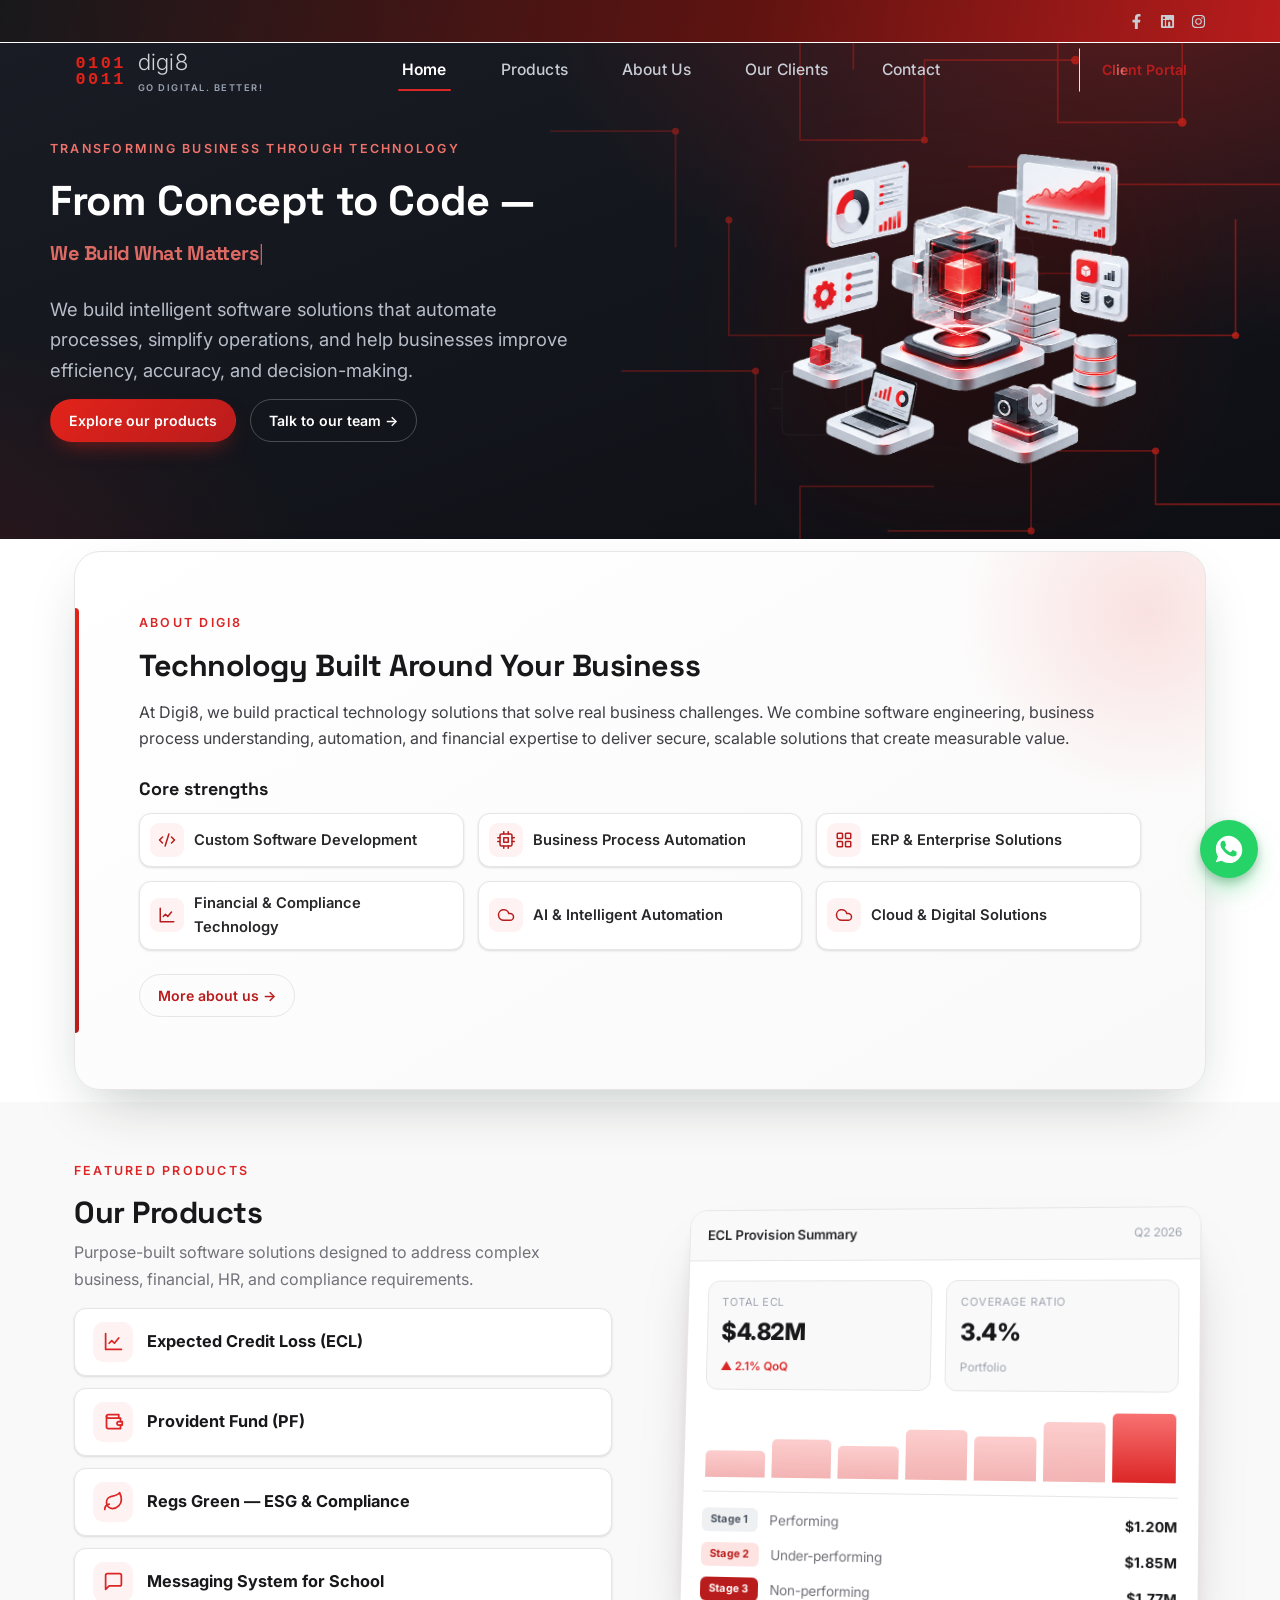
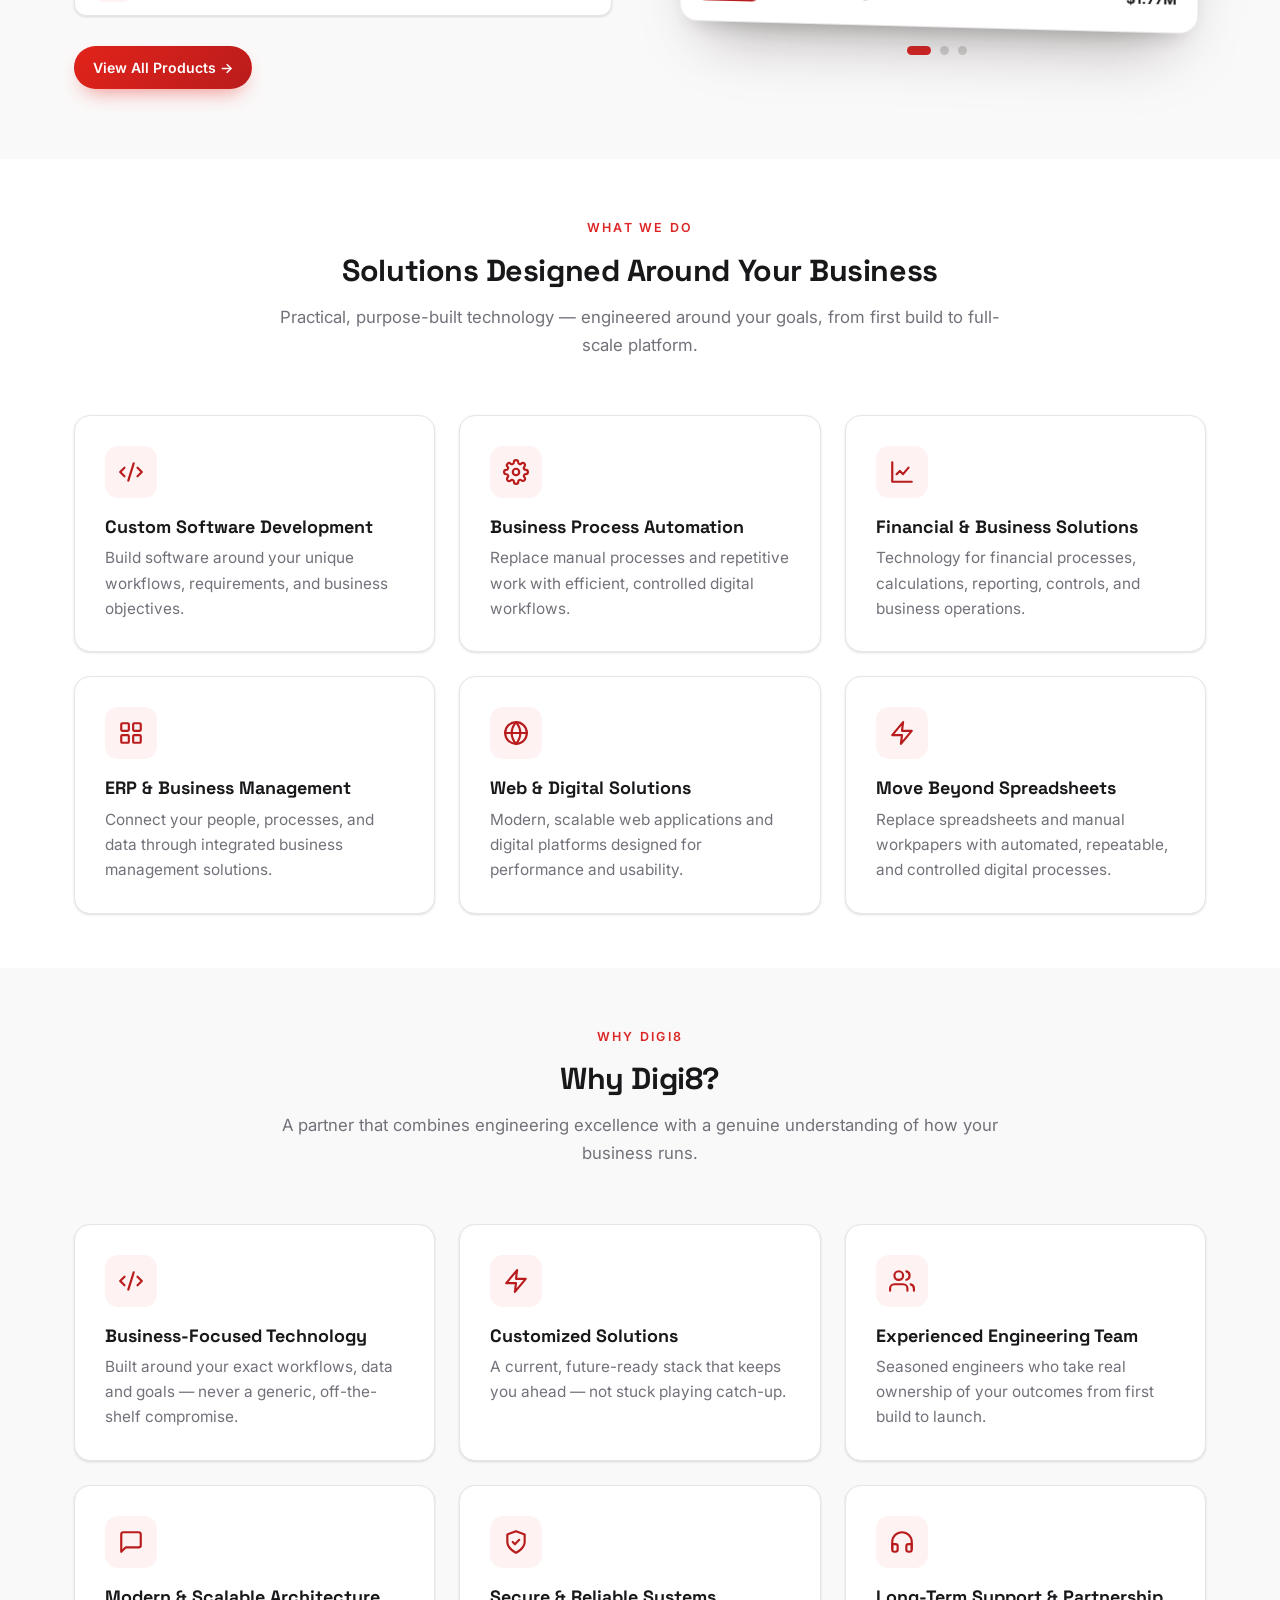
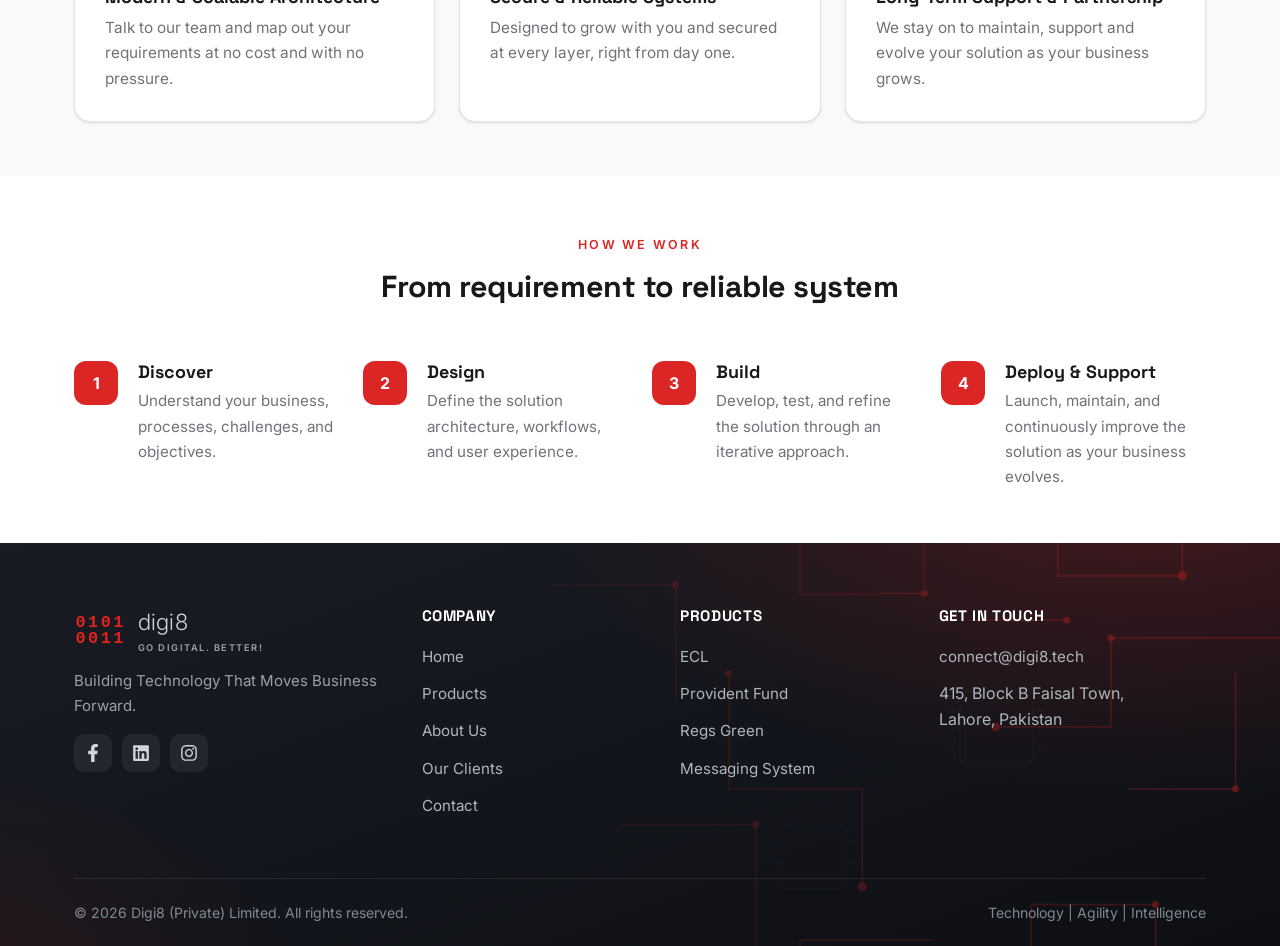
<file: index.html>
﻿<!doctype html>
<html lang="en">
<head>
  <meta charset="UTF-8" />
  <link rel="icon" type="image/svg+xml" href="/assets/img/favicon.svg" />
  <meta name="viewport" content="width=device-width, initial-scale=1" />
  <meta http-equiv="Cache-Control" content="no-cache, no-store, must-revalidate" />
  <meta http-equiv="Pragma" content="no-cache" />
  <meta http-equiv="Expires" content="0" />
  <title>Digi8 — Your Technology Transformation Partner</title>
  <meta name="description" content="Digi8 is a technology company building intelligent software — Expected Credit Loss (ECL), Provident Fund management and Regs Green ESG, plus custom software, business automation and ERP solutions. Technology | Agility | Intelligence." />
  <link rel="preconnect" href="https://fonts.googleapis.com" />
  <link rel="preconnect" href="https://fonts.gstatic.com" crossorigin />
  <link rel="stylesheet" href="https://fonts.googleapis.com/css2?family=Inter:wght@300;400;500;600;700&family=Space+Grotesk:wght@500;600;700&display=swap" />
  <link rel="stylesheet" href="/assets/css/styles.css?v=103" />
</head>
<body class="home">

  <!-- Header -->
  <div class="topbar">
    <div class="container topbar__inner">
      <div class="topbar__social" style="margin-left:auto">
        <a href="https://www.facebook.com/p/Digi8-61577698963574/" target="_blank" rel="noopener" aria-label="Facebook"><svg viewBox="0 0 320 512" fill="currentColor"><path d="M279.14 288l14.22-92.66h-88.91v-60.13c0-25.35 12.42-50.06 52.24-50.06h40.42V6.26S260.43 0 225.36 0c-73.22 0-121.08 44.38-121.08 124.72v70.62H22.89V288h81.39v224h100.17V288z"/></svg></a>
        <a href="https://pk.linkedin.com/company/digi8-private-limited" target="_blank" rel="noopener" aria-label="LinkedIn"><svg viewBox="0 0 448 512" fill="currentColor"><path d="M416 32H31.9C14.3 32 0 46.5 0 64.3v383.4C0 465.5 14.3 480 31.9 480H416c17.6 0 32-14.5 32-32.3V64.3c0-17.8-14.4-32.3-32-32.3zM135.4 416H69V202.2h66.5V416zm-33.2-243c-21.3 0-38.5-17.3-38.5-38.5S80.9 96 102.2 96c21.2 0 38.5 17.3 38.5 38.5 0 21.3-17.2 38.5-38.5 38.5zm282.1 243h-66.4V312c0-24.8-.5-56.7-34.5-56.7-34.6 0-39.9 27-39.9 54.9V416h-66.4V202.2h63.7v29.2h.9c8.9-16.8 30.6-34.5 62.9-34.5 67.2 0 79.7 44.3 79.7 101.9V416z"/></svg></a>
        <a href="https://www.instagram.com/digi8.tech" target="_blank" rel="noopener" aria-label="Instagram"><svg viewBox="0 0 448 512" fill="currentColor"><path d="M224.1 141c-63.6 0-114.9 51.3-114.9 114.9s51.3 114.9 114.9 114.9S339 319.5 339 255.9 287.7 141 224.1 141zm0 189.6c-41.1 0-74.7-33.5-74.7-74.7s33.5-74.7 74.7-74.7 74.7 33.5 74.7 74.7-33.6 74.7-74.7 74.7zm146.4-194.3c0 14.9-12 26.8-26.8 26.8-14.9 0-26.8-12-26.8-26.8s12-26.8 26.8-26.8 26.8 12 26.8 26.8zm76.1 27.2c-1.7-35.9-9.9-67.7-36.2-93.9-26.2-26.2-58-34.4-93.9-36.2-37-2.1-147.9-2.1-184.9 0-35.8 1.7-67.6 9.9-93.9 36.1s-34.4 58-36.2 93.9c-2.1 37-2.1 147.9 0 184.9 1.7 35.9 9.9 67.7 36.2 93.9s58 34.4 93.9 36.2c37 2.1 147.9 2.1 184.9 0 35.9-1.7 67.7-9.9 93.9-36.2 26.2-26.2 34.4-58 36.2-93.9 2.1-37 2.1-147.8 0-184.8zM398.8 388c-7.8 19.6-22.9 34.7-42.6 42.6-29.5 11.7-99.5 9-132.1 9s-102.7 2.6-132.1-9c-19.6-7.8-34.7-22.9-42.6-42.6-11.7-29.5-9-99.5-9-132.1s-2.6-102.7 9-132.1c7.8-19.6 22.9-34.7 42.6-42.6 29.5-11.7 99.5-9 132.1-9s102.7-2.6 132.1 9c19.6 7.8 34.7 22.9 42.6 42.6 11.7 29.5 9 99.5 9 132.1s2.7 102.7-9 132.1z"/></svg></a>
      </div>
    </div>
  </div>
  <header class="site-header">
    <div class="container site-header__inner">
      <a class="brand" href="/index.html" aria-label="Digi8 home">
        <img class="brand__mark" src="/assets/img/digi8-binary.svg" alt="" width="66" height="40" />
        <span class="brand__name"><span class="brand-shine">digi8</span><small>Go Digital. Better!</small></span>
      </a>

      <nav class="nav" id="primary-nav" aria-label="Primary">
        <a href="/index.html" class="is-active" aria-current="page">Home</a>
        <a href="/products/index.html">Products</a>
        <a href="/about/index.html">About Us</a>
        <a href="/clients/index.html">Our Clients</a>
        <a href="/contact/index.html">Contact</a>
      </nav>

      <div class="header-cta">
        <a class="btn btn-primary btn-portal" href="/odoo/#odoo-form-section"><span class="btn-shine">Client Portal</span></a>
        <button class="nav-toggle" type="button" aria-controls="primary-nav" aria-expanded="false" aria-label="Toggle menu">
          <span></span>
        </button>
      </div>
    </div>
  </header>

  <!-- Hero -->
  <section class="hero">
    <div class="container hero__grid">
      <div class="hero__copy">
        <span class="eyebrow">Transforming Business Through Technology</span>
        <h1>From Concept to Code — <br/><span class="typed-wrap"><em class="typed-text" data-text="We Build What Matters"></em><span class="type-caret" aria-hidden="true">|</span></span></h1>
        <p class="hero__lead">We build intelligent software solutions that automate processes, simplify operations, and help businesses improve efficiency, accuracy, and decision-making.</p>
        <div class="hero__actions">
          <a class="btn btn-primary" href="/products/index.html">Explore our products</a>
          <a class="btn btn-ghost" href="/contact/index.html">Talk to our team →</a>
        </div>
      </div>

      <div class="hero__visual" aria-hidden="true">
        <div class="hero__float">
          <img class="hero-3d-img hero-3d-img--clear" src="/assets/img/hero-slide-a.png?v=2" alt="Digi8 intelligent software platform" />
        </div>
      </div>
    </div>
  </section>

  <!-- About intro -->
  <section class="section section--flush">
    <div class="container">
      <div class="about-card reveal">
        <span class="eyebrow">About Digi8</span>
        <h2>Technology Built Around Your Business</h2>
        <p>At Digi8, we build practical technology solutions that solve real business challenges. We combine software engineering, business process understanding, automation, and financial expertise to deliver secure, scalable solutions that create measurable value.</p>
        <h3 style="margin:26px 0 8px">Core strengths</h3>
        <div class="strength-chips">
          <span class="strength-chip"><span class="ic"><svg viewBox="0 0 24 24" fill="none" stroke="currentColor" stroke-width="2" stroke-linecap="round" stroke-linejoin="round"><path d="m18 16 4-4-4-4"/><path d="m6 8-4 4 4 4"/><path d="m14.5 4-5 16"/></svg></span>Custom Software Development</span>
          <span class="strength-chip"><span class="ic"><svg viewBox="0 0 24 24" fill="none" stroke="currentColor" stroke-width="2" stroke-linecap="round" stroke-linejoin="round"><rect x="4" y="4" width="16" height="16" rx="2"/><rect x="9" y="9" width="6" height="6"/><path d="M9 1v3M15 1v3M9 20v3M15 20v3M20 9h3M20 14h3M1 9h3M1 14h3"/></svg></span>Business Process Automation</span>
          <span class="strength-chip"><span class="ic"><svg viewBox="0 0 24 24" fill="none" stroke="currentColor" stroke-width="2" stroke-linecap="round" stroke-linejoin="round"><rect x="3" y="3" width="7" height="7" rx="1"/><rect x="14" y="3" width="7" height="7" rx="1"/><rect x="14" y="14" width="7" height="7" rx="1"/><rect x="3" y="14" width="7" height="7" rx="1"/></svg></span>ERP & Enterprise Solutions</span>
          <span class="strength-chip"><span class="ic"><svg viewBox="0 0 24 24" fill="none" stroke="currentColor" stroke-width="2" stroke-linecap="round" stroke-linejoin="round"><path d="M3 3v18h18"/><path d="M7 14l3-3 3 3 5-6"/></svg></span>Financial & Compliance Technology</span>
          <span class="strength-chip"><span class="ic"><svg viewBox="0 0 24 24" fill="none" stroke="currentColor" stroke-width="2" stroke-linecap="round" stroke-linejoin="round"><path d="M17.5 19H9a7 7 0 1 1 6.71-9h1.79a4.5 4.5 0 1 1 0 9Z"/></svg></span>AI & Intelligent Automation</span>
          <span class="strength-chip"><span class="ic"><svg viewBox="0 0 24 24" fill="none" stroke="currentColor" stroke-width="2" stroke-linecap="round" stroke-linejoin="round"><path d="M17.5 19H9a7 7 0 1 1 6.71-9h1.79a4.5 4.5 0 1 1 0 9Z"/></svg></span>Cloud & Digital Solutions</span>
        </div>
        <p style="margin-top:24px"><a class="btn btn-ghost" href="/about/index.html">More about us →</a></p>
      </div>
    </div>
  </section>

  <!-- Products overview -->
  <section class="section section--soft">
    <div class="container split">
      <div class="reveal">
        <span class="eyebrow">Featured Products</span>
        <h2 class="why-choose__title">Our Products</h2>
        <p style="color:var(--ink-500); max-width:520px;">Purpose-built software solutions designed to address complex business, financial, HR, and compliance requirements.</p>
        <div class="product-mini-grid">
          <a class="product-mini" href="/products/index.html#ecl">
            <span class="product-mini__ic"><svg viewBox="0 0 24 24" fill="none" stroke="currentColor" stroke-width="2" stroke-linecap="round" stroke-linejoin="round"><path d="M3 3v18h18"/><path d="M7 14l3-3 3 3 5-6"/></svg></span>
            <b>Expected Credit Loss (ECL)</b>
          </a>
          <a class="product-mini" href="/products/pf/index.html">
            <span class="product-mini__ic"><svg viewBox="0 0 24 24" fill="none" stroke="currentColor" stroke-width="2" stroke-linecap="round" stroke-linejoin="round"><path d="M20 12V8H6a2 2 0 0 1 0-4h12v4"/><path d="M4 6v12a2 2 0 0 0 2 2h14v-4"/><path d="M18 12a2 2 0 0 0 0 4h4v-4Z"/></svg></span>
            <b>Provident Fund (PF)</b>
          </a>
          <a class="product-mini" href="https://www.regs.green" target="_blank" rel="noopener">
            <span class="product-mini__ic"><svg viewBox="0 0 24 24" fill="none" stroke="currentColor" stroke-width="2" stroke-linecap="round" stroke-linejoin="round"><path d="M11 20A7 7 0 0 1 9.8 6.1C15.5 5 17 4.48 19 2c1 2 2 4.18 2 8 0 5.5-4.78 10-10 10Z"/><path d="M2 21c0-3 1.85-5.36 5.08-6"/></svg></span>
            <b>Regs Green — ESG &amp; Compliance</b>
          </a>
          <a class="product-mini" href="/products/index.html">
            <span class="product-mini__ic"><svg viewBox="0 0 24 24" fill="none" stroke="currentColor" stroke-width="2" stroke-linecap="round" stroke-linejoin="round"><path d="M21 15a2 2 0 0 1-2 2H7l-4 4V5a2 2 0 0 1 2-2h14a2 2 0 0 1 2 2z"/></svg></span>
            <b>Messaging System for School</b>
          </a>
        </div>
        <p style="margin-top:30px"><a class="btn btn-primary" href="/products/index.html">View All Products →</a></p>
      </div>
      <div class="reveal">
        <div class="hero__panel-wrap featured-showcase">
        <div class="hero__panel" aria-hidden="true">
          <div class="ui-card">
            <div class="ui-card__bar">
              <b>ECL Provision Summary</b>
              <em>Q2 2026</em>
            </div>
            <div class="ui-card__body">
              <div class="ui-kpis">
                <div class="ui-kpi"><small>Total ECL</small><strong>$4.82M</strong><span class="delta">▲ 2.1% QoQ</span></div>
                <div class="ui-kpi"><small>Coverage ratio</small><strong>3.4%</strong><span class="muted">Portfolio</span></div>
              </div>
              <div class="ui-chart">
                <i style="height:38%"></i><i style="height:55%"></i><i style="height:47%"></i>
                <i style="height:70%"></i><i style="height:62%"></i><i style="height:84%"></i>
                <i class="hi" style="height:96%"></i>
              </div>
              <div class="ui-rows">
                <div class="ui-row"><span class="tag s1">Stage 1</span><i>Performing</i><b>$1.20M</b></div>
                <div class="ui-row"><span class="tag s2">Stage 2</span><i>Under-performing</i><b>$1.85M</b></div>
                <div class="ui-row"><span class="tag s3">Stage 3</span><i>Non-performing</i><b>$1.77M</b></div>
              </div>
            </div>
          </div>
        </div>
        <div class="hero__dots" role="tablist" aria-label="Choose product"></div>
        </div>
      </div>
    </div>
  </section>

  <!-- Why choose -->
  <section class="section">
    <div class="container">
      <div class="section-head reveal">
        <span class="eyebrow">What We Do</span>
        <h2>Solutions Designed Around Your Business</h2>
        <p>Practical, purpose-built technology — engineered around your goals, from first build to full-scale platform.</p>
      </div>

      <div class="grid grid-3">
        <div class="card reveal">
          <div class="card__icon">
            <svg viewBox="0 0 24 24" fill="none" stroke="currentColor" stroke-width="2" stroke-linecap="round" stroke-linejoin="round"><path d="m18 16 4-4-4-4"/><path d="m6 8-4 4 4 4"/><path d="m14.5 4-5 16"/></svg>
          </div>
          <h3>Custom Software Development</h3>
          <p>Build software around your unique workflows, requirements, and business objectives.</p>
        </div>
        <div class="card reveal">
          <div class="card__icon">
            <svg viewBox="0 0 24 24" fill="none" stroke="currentColor" stroke-width="2" stroke-linecap="round" stroke-linejoin="round"><circle cx="12" cy="12" r="3"/><path d="M19.4 15a1.65 1.65 0 0 0 .33 1.82l.06.06a2 2 0 1 1-2.83 2.83l-.06-.06a1.65 1.65 0 0 0-1.82-.33 1.65 1.65 0 0 0-1 1.51V21a2 2 0 0 1-4 0v-.09A1.65 1.65 0 0 0 9 19.4a1.65 1.65 0 0 0-1.82.33l-.06.06a2 2 0 1 1-2.83-2.83l.06-.06a1.65 1.65 0 0 0 .33-1.82 1.65 1.65 0 0 0-1.51-1H3a2 2 0 0 1 0-4h.09A1.65 1.65 0 0 0 4.6 9a1.65 1.65 0 0 0-.33-1.82l-.06-.06a2 2 0 1 1 2.83-2.83l.06.06a1.65 1.65 0 0 0 1.82.33H9a1.65 1.65 0 0 0 1-1.51V3a2 2 0 0 1 4 0v.09a1.65 1.65 0 0 0 1 1.51 1.65 1.65 0 0 0 1.82-.33l.06-.06a2 2 0 1 1 2.83 2.83l-.06.06a1.65 1.65 0 0 0-.33 1.82V9a1.65 1.65 0 0 0 1.51 1H21a2 2 0 0 1 0 4h-.09a1.65 1.65 0 0 0-1.51 1z"/></svg>
          </div>
          <h3>Business Process Automation</h3>
          <p>Replace manual processes and repetitive work with efficient, controlled digital workflows.</p>
        </div>
        <div class="card reveal">
          <div class="card__icon">
            <svg viewBox="0 0 24 24" fill="none" stroke="currentColor" stroke-width="2" stroke-linecap="round" stroke-linejoin="round"><path d="M3 3v18h18"/><path d="M7 14l3-3 3 3 5-6"/></svg>
          </div>
          <h3>Financial &amp; Business Solutions</h3>
          <p>Technology for financial processes, calculations, reporting, controls, and business operations.</p>
        </div>
        <div class="card reveal">
          <div class="card__icon">
            <svg viewBox="0 0 24 24" fill="none" stroke="currentColor" stroke-width="2" stroke-linecap="round" stroke-linejoin="round"><rect x="3" y="3" width="7" height="7" rx="1"/><rect x="14" y="3" width="7" height="7" rx="1"/><rect x="14" y="14" width="7" height="7" rx="1"/><rect x="3" y="14" width="7" height="7" rx="1"/></svg>
          </div>
          <h3>ERP &amp; Business Management</h3>
          <p>Connect your people, processes, and data through integrated business management solutions.</p>
        </div>
        <div class="card reveal">
          <div class="card__icon">
            <svg viewBox="0 0 24 24" fill="none" stroke="currentColor" stroke-width="2" stroke-linecap="round" stroke-linejoin="round"><circle cx="12" cy="12" r="10"/><path d="M2 12h20"/><path d="M12 2a15.3 15.3 0 0 1 4 10 15.3 15.3 0 0 1-4 10 15.3 15.3 0 0 1-4-10 15.3 15.3 0 0 1 4-10z"/></svg>
          </div>
          <h3>Web &amp; Digital Solutions</h3>
          <p>Modern, scalable web applications and digital platforms designed for performance and usability.</p>
        </div>
        <div class="card reveal">
          <div class="card__icon">
            <svg viewBox="0 0 24 24" fill="none" stroke="currentColor" stroke-width="2" stroke-linecap="round" stroke-linejoin="round"><path d="M13 2 3 14h9l-1 8 10-12h-9l1-8z"/></svg>
          </div>
          <h3>Move Beyond Spreadsheets</h3>
          <p>Replace spreadsheets and manual workpapers with automated, repeatable, and controlled digital processes.</p>
        </div>
      </div>
    </div>
  </section>

  <!-- Why choose us -->
  <section class="section section--soft">
    <div class="container">
      <div class="section-head reveal">
        <span class="eyebrow">Why Digi8</span>
        <h2>Why Digi8?</h2>
        <p>A partner that combines engineering excellence with a genuine understanding of how your business runs.</p>
      </div>
      <div class="grid grid-3">
        <div class="card reveal">
          <div class="card__icon"><svg viewBox="0 0 24 24" fill="none" stroke="currentColor" stroke-width="2" stroke-linecap="round" stroke-linejoin="round"><path d="m18 16 4-4-4-4"/><path d="m6 8-4 4 4 4"/><path d="m14.5 4-5 16"/></svg></div>
          <h3>Business-Focused Technology</h3>
          <p>Built around your exact workflows, data and goals — never a generic, off-the-shelf compromise.</p>
        </div>
        <div class="card reveal">
          <div class="card__icon"><svg viewBox="0 0 24 24" fill="none" stroke="currentColor" stroke-width="2" stroke-linecap="round" stroke-linejoin="round"><path d="M13 2 3 14h9l-1 8 10-12h-9l1-8z"/></svg></div>
          <h3>Customized Solutions</h3>
          <p>A current, future-ready stack that keeps you ahead — not stuck playing catch-up.</p>
        </div>
        <div class="card reveal">
          <div class="card__icon"><svg viewBox="0 0 24 24" fill="none" stroke="currentColor" stroke-width="2" stroke-linecap="round" stroke-linejoin="round"><path d="M17 21v-2a4 4 0 0 0-4-4H5a4 4 0 0 0-4 4v2"/><circle cx="9" cy="7" r="4"/><path d="M23 21v-2a4 4 0 0 0-3-3.87"/><path d="M16 3.13a4 4 0 0 1 0 7.75"/></svg></div>
          <h3>Experienced Engineering Team</h3>
          <p>Seasoned engineers who take real ownership of your outcomes from first build to launch.</p>
        </div>
        <div class="card reveal">
          <div class="card__icon"><svg viewBox="0 0 24 24" fill="none" stroke="currentColor" stroke-width="2" stroke-linecap="round" stroke-linejoin="round"><path d="M21 15a2 2 0 0 1-2 2H7l-4 4V5a2 2 0 0 1 2-2h14a2 2 0 0 1 2 2z"/></svg></div>
          <h3>Modern & Scalable Architecture</h3>
          <p>Talk to our team and map out your requirements at no cost and with no pressure.</p>
        </div>
        <div class="card reveal">
          <div class="card__icon"><svg viewBox="0 0 24 24" fill="none" stroke="currentColor" stroke-width="2" stroke-linecap="round" stroke-linejoin="round"><path d="M12 22s8-4 8-10V5l-8-3-8 3v7c0 6 8 10 8 10z"/><path d="m9 12 2 2 4-4"/></svg></div>
          <h3>Secure & Reliable Systems</h3>
          <p>Designed to grow with you and secured at every layer, right from day one.</p>
        </div>
        <div class="card reveal">
          <div class="card__icon"><svg viewBox="0 0 24 24" fill="none" stroke="currentColor" stroke-width="2" stroke-linecap="round" stroke-linejoin="round"><path d="M3 18v-6a9 9 0 0 1 18 0v6"/><path d="M21 19a2 2 0 0 1-2 2h-1a2 2 0 0 1-2-2v-3a2 2 0 0 1 2-2h3z"/><path d="M3 19a2 2 0 0 0 2 2h1a2 2 0 0 0 2-2v-3a2 2 0 0 0-2-2H3z"/></svg></div>
          <h3>Long-Term Support & Partnership</h3>
          <p>We stay on to maintain, support and evolve your solution as your business grows.</p>
        </div>
      </div>
    </div>
  </section>

  <!-- Process -->
  <section class="section">
    <div class="container">
      <div class="section-head reveal">
        <span class="eyebrow">How we work</span>
        <h2>From requirement to reliable system</h2>
      </div>
      <div class="grid grid-4 steps">
        <div class="step reveal"><h3>Discover</h3><p>Understand your business, processes, challenges, and objectives.</p></div>
        <div class="step reveal"><h3>Design</h3><p>Define the solution architecture, workflows, and user experience.</p></div>
        <div class="step reveal"><h3>Build</h3><p>Develop, test, and refine the solution through an iterative approach.</p></div>
        <div class="step reveal"><h3>Deploy & Support</h3><p>Launch, maintain, and continuously improve the solution as your business evolves.</p></div>
      </div>
    </div>
  </section>


  <!-- Footer -->
  <footer class="site-footer">
    <div class="container">
      <div class="footer-grid">
        <div>
          <a class="brand" href="/index.html"><img class="brand__mark" src="/assets/img/digi8-binary.svg" alt="" width="66" height="40" /><span class="brand__name"><span class="brand-shine">digi8</span><small>Go Digital. Better!</small></span></a>
          <p style="margin-top:16px">Building Technology That Moves Business Forward.</p>
          <div class="footer-social">
            <a href="https://www.facebook.com/p/Digi8-61577698963574/" target="_blank" rel="noopener" aria-label="Facebook"><svg width="18" height="18" viewBox="0 0 320 512" fill="currentColor"><path d="M279.14 288l14.22-92.66h-88.91v-60.13c0-25.35 12.42-50.06 52.24-50.06h40.42V6.26S260.43 0 225.36 0c-73.22 0-121.08 44.38-121.08 124.72v70.62H22.89V288h81.39v224h100.17V288z"/></svg></a>
            <a href="https://pk.linkedin.com/company/digi8-private-limited" target="_blank" rel="noopener" aria-label="LinkedIn"><svg width="18" height="18" viewBox="0 0 448 512" fill="currentColor"><path d="M416 32H31.9C14.3 32 0 46.5 0 64.3v383.4C0 465.5 14.3 480 31.9 480H416c17.6 0 32-14.5 32-32.3V64.3c0-17.8-14.4-32.3-32-32.3zM135.4 416H69V202.2h66.5V416zm-33.2-243c-21.3 0-38.5-17.3-38.5-38.5S80.9 96 102.2 96c21.2 0 38.5 17.3 38.5 38.5 0 21.3-17.2 38.5-38.5 38.5zm282.1 243h-66.4V312c0-24.8-.5-56.7-34.5-56.7-34.6 0-39.9 27-39.9 54.9V416h-66.4V202.2h63.7v29.2h.9c8.9-16.8 30.6-34.5 62.9-34.5 67.2 0 79.7 44.3 79.7 101.9V416z"/></svg></a>
            <a href="https://www.instagram.com/digi8.tech" target="_blank" rel="noopener" aria-label="Instagram"><svg width="18" height="18" viewBox="0 0 448 512" fill="currentColor"><path d="M224.1 141c-63.6 0-114.9 51.3-114.9 114.9s51.3 114.9 114.9 114.9S339 319.5 339 255.9 287.7 141 224.1 141zm0 189.6c-41.1 0-74.7-33.5-74.7-74.7s33.5-74.7 74.7-74.7 74.7 33.5 74.7 74.7-33.6 74.7-74.7 74.7zm146.4-194.3c0 14.9-12 26.8-26.8 26.8-14.9 0-26.8-12-26.8-26.8s12-26.8 26.8-26.8 26.8 12 26.8 26.8zm76.1 27.2c-1.7-35.9-9.9-67.7-36.2-93.9-26.2-26.2-58-34.4-93.9-36.2-37-2.1-147.9-2.1-184.9 0-35.8 1.7-67.6 9.9-93.9 36.1s-34.4 58-36.2 93.9c-2.1 37-2.1 147.9 0 184.9 1.7 35.9 9.9 67.7 36.2 93.9s58 34.4 93.9 36.2c37 2.1 147.9 2.1 184.9 0 35.9-1.7 67.7-9.9 93.9-36.2 26.2-26.2 34.4-58 36.2-93.9 2.1-37 2.1-147.8 0-184.8zM398.8 388c-7.8 19.6-22.9 34.7-42.6 42.6-29.5 11.7-99.5 9-132.1 9s-102.7 2.6-132.1-9c-19.6-7.8-34.7-22.9-42.6-42.6-11.7-29.5-9-99.5-9-132.1s-2.6-102.7 9-132.1c7.8-19.6 22.9-34.7 42.6-42.6 29.5-11.7 99.5-9 132.1-9s102.7-2.6 132.1 9c19.6 7.8 34.7 22.9 42.6 42.6 11.7 29.5 9 99.5 9 132.1s2.7 102.7-9 132.1z"/></svg></a>
          </div>
        </div>

        <div class="footer-col">
          <h4>Company</h4>
          <ul>
            <li><a href="/index.html">Home</a></li>
            <li><a href="/products/index.html">Products</a></li>
            <li><a href="/about/index.html">About Us</a></li>
            <li><a href="/clients/index.html">Our Clients</a></li>
            <li><a href="/contact/index.html">Contact</a></li>
          </ul>
        </div>

        <div class="footer-col">
          <h4>Products</h4>
          <ul>
            <li><a href="/products/index.html#ecl">ECL</a></li>
            <li><a href="/products/pf/index.html">Provident Fund</a></li>
            <li><a href="https://www.regs.green" target="_blank" rel="noopener">Regs Green</a></li>
            <li><a href="/products/index.html#messaging">Messaging System</a></li>
          </ul>
        </div>

        <div class="footer-col">
          <h4>Get in touch</h4>
          <ul>
            <li><a href="mailto:connect@digi8.tech">connect@digi8.tech</a></li>
            <!-- <li><a href="https://wa.me/923214639297" target="_blank" rel="noopener">+92 321 4639297</a></li> -->
            <li>415, Block B Faisal Town,<br>Lahore, Pakistan</li>
          </ul>
        </div>
      </div>

      <div class="footer-bottom">
        <span>© 2026 Digi8 (Private) Limited. All rights reserved.</span>
        <span>Technology | Agility | Intelligence</span>
      </div>
    </div>
  </footer>

  <script>
    (function () {
      var panel = document.querySelector(".hero__panel");
      if (!panel) return;
      var products = [
        { title: "ECL Provision Summary", period: "Q2 2026", green: false,
          kpis: [["Total ECL", "$4.82M", "▲ 2.1% QoQ", "delta"], ["Coverage ratio", "3.4%", "Portfolio", "muted"]],
          bars: [38,55,47,70,62,84,96],
          rows: [["Stage 1","s1","Performing","$1.20M"],["Stage 2","s2","Under-performing","$1.85M"],["Stage 3","s3","Non-performing","$1.77M"]] },
        { title: "Provident Fund", green: false, img: "/assets/img/products/pf.jpg", label: "Provident Fund dashboard" },
        { title: "Regs Green", green: true, img: "/assets/img/products/regsgreen.jpg", label: "Regs Green ESG platform" }
      ];
      function render(p) {
        if (p.img) {
          return '<div class="ui-card ui-card--img"><div class="ui-card__bar"><b>' + p.title +
                 '</b></div><img src="' + p.img + '" alt="' + (p.label || p.title) + '" loading="lazy" /></div>';
        }
        var bars = p.bars.map(function (h, idx) {
          var hi = p.green ? (idx === 0) : (idx === p.bars.length - 1);
          return '<i' + (hi ? ' class="hi"' : '') + ' style="height:' + h + '%"></i>';
        }).join("");
        var kpis = p.kpis.map(function (k) {
          return '<div class="ui-kpi"><small>' + k[0] + '</small><strong>' + k[1] + '</strong><span class="' + k[3] + '">' + k[2] + '</span></div>';
        }).join("");
        var rows = p.rows.map(function (r) {
          return '<div class="ui-row"><span class="tag ' + r[1] + '">' + r[0] + '</span><i>' + r[2] + '</i><b>' + r[3] + '</b></div>';
        }).join("");
        return '<div class="ui-card"><div class="ui-card__bar"><b>' + p.title +
               '</b><em>' + p.period + '</em></div><div class="ui-card__body"><div class="ui-kpis">' + kpis +
               '</div><div class="ui-chart' + (p.green ? " is-green" : "") + '">' + bars + '</div><div class="ui-rows">' + rows + '</div></div></div>';
      }
      var dotsWrap = document.querySelector(".hero__dots");
      var reduce = window.matchMedia && window.matchMedia("(prefers-reduced-motion: reduce)").matches;
      var idx = 0, timer;

      function updateDots() {
        if (!dotsWrap) return;
        Array.prototype.forEach.call(dotsWrap.children, function (d, n) {
          var active = n === idx;
          d.classList.toggle("is-active", active);
          d.classList.toggle("is-green", active && products[n].green);
          d.setAttribute("aria-selected", active ? "true" : "false");
        });
      }
      function go(n) {
        idx = (n + products.length) % products.length;
        if (reduce) { panel.innerHTML = render(products[idx]); updateDots(); return; }
        panel.classList.add("is-fading");
        setTimeout(function () {
          panel.innerHTML = render(products[idx]);
          panel.classList.remove("is-fading");
          updateDots();
        }, 400);
      }
      function start() { clearInterval(timer); timer = setInterval(function () { go(idx + 1); }, 4200); }

      if (dotsWrap) {
        products.forEach(function (p, n) {
          var b = document.createElement("button");
          b.type = "button";
          b.setAttribute("role", "tab");
          b.setAttribute("aria-label", p.title);
          b.addEventListener("click", function () { go(n); start(); });
          dotsWrap.appendChild(b);
        });
      }
      panel.innerHTML = render(products[0]);
      idx = 0;
      updateDots();
      start();
    })();
  </script>
  <script src="/assets/js/main.js"></script>
  <script>
    // Hero illustration slider (cross-fade between the two images)
    (function () {
      var slider = document.querySelector(".hero-slider");
      if (!slider) return;
      var imgs = slider.querySelectorAll("img");
      var dots = document.querySelectorAll(".hero-slider__dots button");
      var i = 0, timer;
      var reduce = window.matchMedia && window.matchMedia("(prefers-reduced-motion: reduce)").matches;
      function go(n) {
        i = (n + imgs.length) % imgs.length;
        Array.prototype.forEach.call(imgs, function (im, k) { im.classList.toggle("is-active", k === i); });
        Array.prototype.forEach.call(dots, function (d, k) { d.classList.toggle("is-active", k === i); });
      }
      function start() { if (reduce) return; clearInterval(timer); timer = setInterval(function () { go(i + 1); }, 4500); }
      Array.prototype.forEach.call(dots, function (d, k) { d.addEventListener("click", function () { go(k); start(); }); });
      go(0); start();
    })();
  </script>
  <script>
    (function () {
      var el = document.querySelector(".typed-text");
      var caret = document.querySelector(".type-caret");
      if (!el) return;
      var full = el.getAttribute("data-text") || "";
      el.setAttribute("aria-label", full);
      var colors = ["#f0726b", "#ffffff"]; // light red + white (dark hero)
      var c = 0;
      function applyColor() {
        el.style.color = colors[c];
        if (caret) caret.style.color = colors[c];
      }
      applyColor();
      if (window.matchMedia && window.matchMedia("(prefers-reduced-motion: reduce)").matches) {
        el.textContent = full; return;
      }
      var typeSpeed = 70, deleteSpeed = 40, holdFull = 2200, holdEmpty = 600;
      var i = 0, deleting = false;
      function tick() {
        el.textContent = full.slice(0, i);
        if (!deleting && i < full.length) { i++; setTimeout(tick, typeSpeed); }
        else if (!deleting && i === full.length) { deleting = true; setTimeout(tick, holdFull); }
        else if (deleting && i > 0) { i--; setTimeout(tick, deleteSpeed); }
        else { deleting = false; c = (c + 1) % colors.length; applyColor(); setTimeout(tick, holdEmpty); }
      }
      tick();
    })();
  </script>
  <!-- WhatsApp floating button -->
  <span class="wa-fab" role="img" aria-label="WhatsApp" title="WhatsApp">
    <svg viewBox="0 0 24 24" fill="currentColor" aria-hidden="true"><path d="M12.04 2C6.58 2 2.13 6.45 2.13 11.9c0 2.1.55 4.06 1.6 5.82L2 22l4.42-1.16a9.9 9.9 0 0 0 5.62 1.74h.01c5.46 0 9.9-4.45 9.9-9.9 0-2.65-1.03-5.14-2.9-7.01A9.82 9.82 0 0 0 12.04 2zm5.8 14.06c-.25.7-1.44 1.33-2 1.42-.53.08-1.2.11-1.94-.12-.45-.14-1.02-.33-1.76-.65-3.1-1.34-5.12-4.46-5.28-4.67-.15-.2-1.26-1.67-1.26-3.19 0-1.52.8-2.27 1.08-2.58.28-.31.61-.39.82-.39.2 0 .41 0 .59.01.19.01.44-.07.69.53.25.6.86 2.1.94 2.25.08.15.13.33.03.53-.1.2-.15.33-.3.5-.15.18-.31.4-.45.53-.15.15-.3.31-.13.6.17.3.76 1.25 1.63 2.02 1.12 1 2.07 1.31 2.36 1.46.3.15.47.13.64-.08.17-.2.74-.86.94-1.16.2-.3.4-.25.67-.15.27.1 1.72.81 2.01.96.3.15.5.22.57.35.07.12.07.72-.18 1.42z"/></svg>
  </span>
  <script>
    (function () {
      var h = document.querySelector(".site-header");
      if (!h) return;
      var toggle = function () { h.classList.toggle("is-scrolled", window.scrollY > 8); };
      toggle();
      window.addEventListener("scroll", toggle, { passive: true });
    })();
  </script>
</body>
</html>
</file>
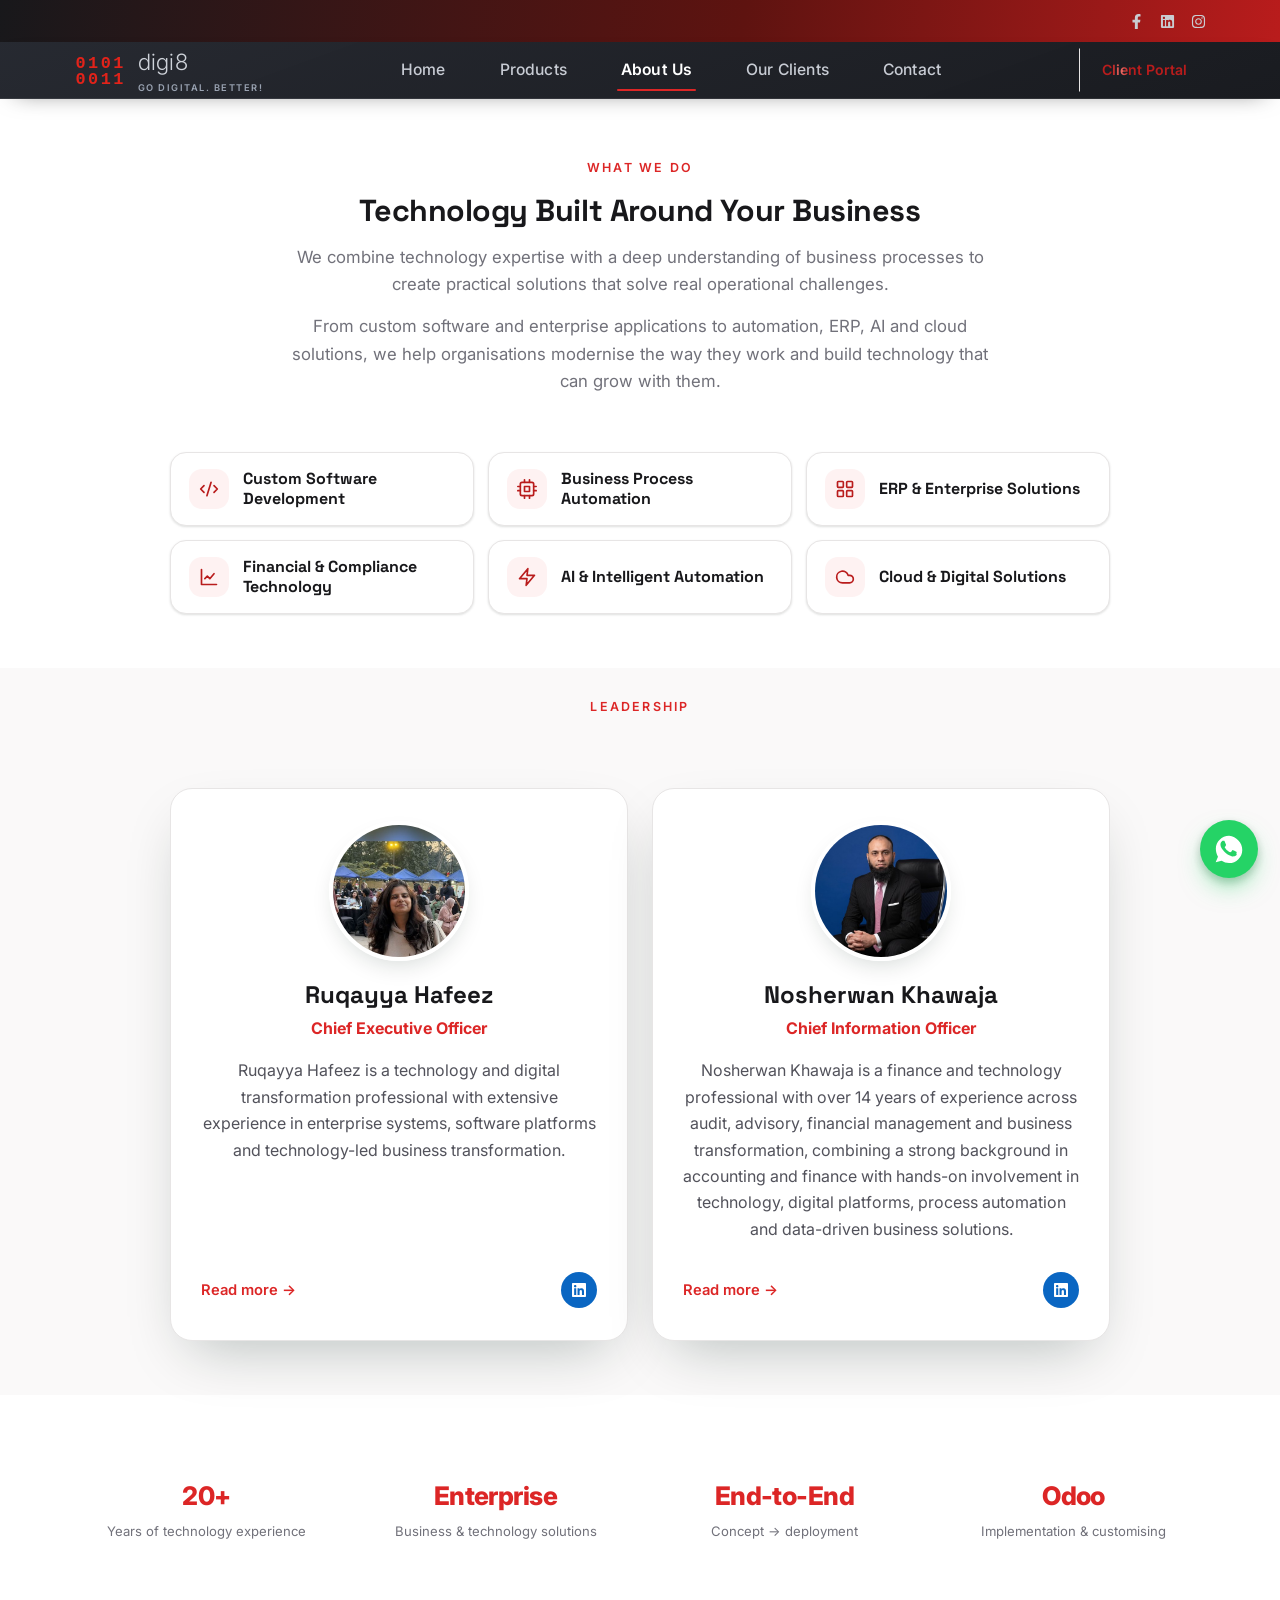
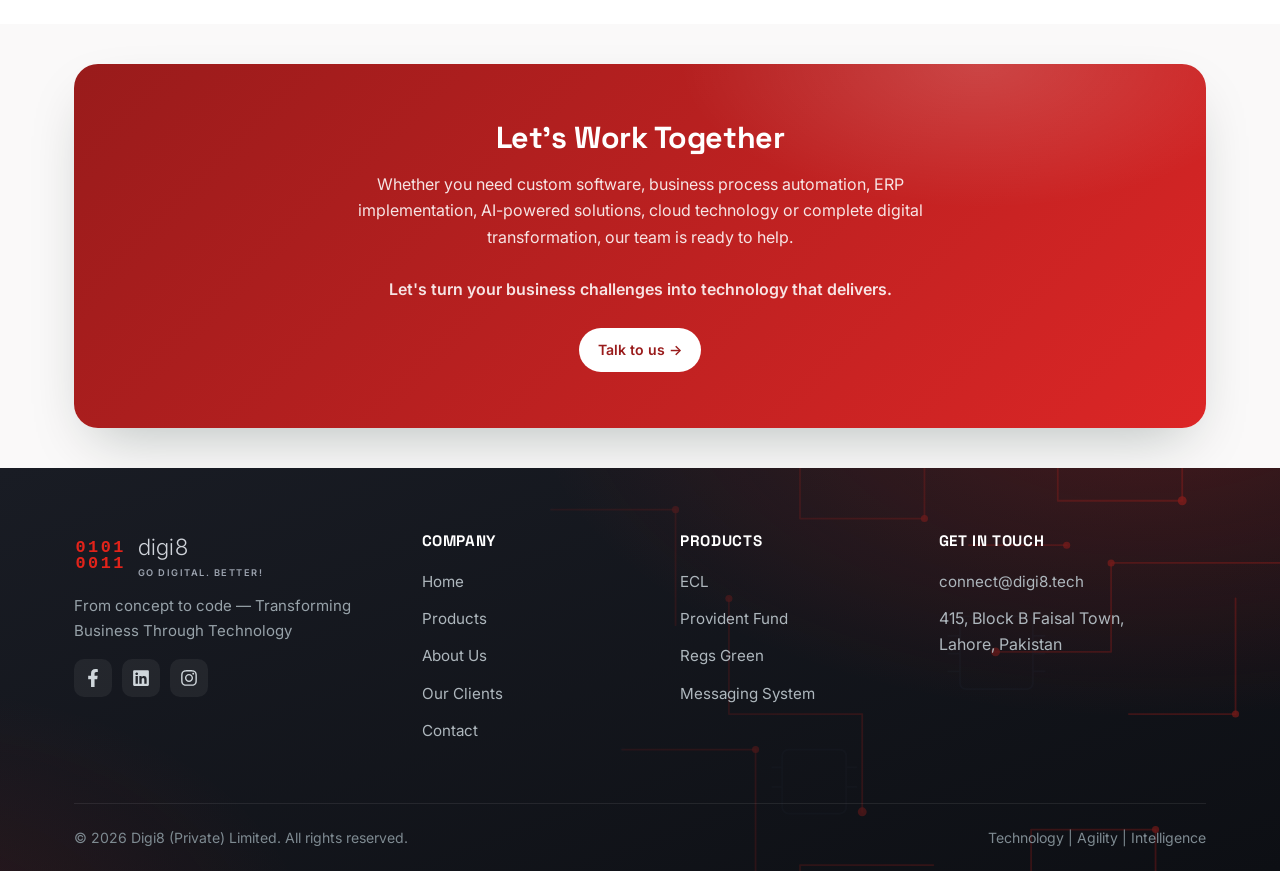
<file: about/index.html>
﻿<!doctype html>
<html lang="en">
<head>
  <meta charset="UTF-8" />
  <link rel="icon" type="image/svg+xml" href="/assets/img/favicon.svg" />
  <meta name="viewport" content="width=device-width, initial-scale=1" />
  <meta http-equiv="Cache-Control" content="no-cache, no-store, must-revalidate" />
  <meta http-equiv="Pragma" content="no-cache" />
  <meta http-equiv="Expires" content="0" />
  <title>About Us — Digi8 | Technology, Innovation &amp; Compliance</title>
  <meta name="description" content="Digi8 is the technology arm of Yasir & Co. Chartered Accountants. Meet our leadership, led by CEO Ruqayya Hafeez." />
  <link rel="preconnect" href="https://fonts.googleapis.com" />
  <link rel="preconnect" href="https://fonts.gstatic.com" crossorigin />
  <link rel="stylesheet" href="https://fonts.googleapis.com/css2?family=Inter:wght@300;400;500;600;700&family=Space+Grotesk:wght@500;600;700&display=swap" />
  <link rel="stylesheet" href="/assets/css/styles.css?v=120" />
</head>
<body>

  <div class="topbar">
    <div class="container topbar__inner">
      <div class="topbar__social" style="margin-left:auto">
        <a href="https://www.facebook.com/p/Digi8-61577698963574/" target="_blank" rel="noopener" aria-label="Facebook"><svg viewBox="0 0 320 512" fill="currentColor"><path d="M279.14 288l14.22-92.66h-88.91v-60.13c0-25.35 12.42-50.06 52.24-50.06h40.42V6.26S260.43 0 225.36 0c-73.22 0-121.08 44.38-121.08 124.72v70.62H22.89V288h81.39v224h100.17V288z"/></svg></a>
        <a href="https://pk.linkedin.com/company/digi8-private-limited" target="_blank" rel="noopener" aria-label="LinkedIn"><svg viewBox="0 0 448 512" fill="currentColor"><path d="M416 32H31.9C14.3 32 0 46.5 0 64.3v383.4C0 465.5 14.3 480 31.9 480H416c17.6 0 32-14.5 32-32.3V64.3c0-17.8-14.4-32.3-32-32.3zM135.4 416H69V202.2h66.5V416zm-33.2-243c-21.3 0-38.5-17.3-38.5-38.5S80.9 96 102.2 96c21.2 0 38.5 17.3 38.5 38.5 0 21.3-17.2 38.5-38.5 38.5zm282.1 243h-66.4V312c0-24.8-.5-56.7-34.5-56.7-34.6 0-39.9 27-39.9 54.9V416h-66.4V202.2h63.7v29.2h.9c8.9-16.8 30.6-34.5 62.9-34.5 67.2 0 79.7 44.3 79.7 101.9V416z"/></svg></a>
        <a href="https://www.instagram.com/digi8.tech" target="_blank" rel="noopener" aria-label="Instagram"><svg viewBox="0 0 448 512" fill="currentColor"><path d="M224.1 141c-63.6 0-114.9 51.3-114.9 114.9s51.3 114.9 114.9 114.9S339 319.5 339 255.9 287.7 141 224.1 141zm0 189.6c-41.1 0-74.7-33.5-74.7-74.7s33.5-74.7 74.7-74.7 74.7 33.5 74.7 74.7-33.6 74.7-74.7 74.7zm146.4-194.3c0 14.9-12 26.8-26.8 26.8-14.9 0-26.8-12-26.8-26.8s12-26.8 26.8-26.8 26.8 12 26.8 26.8zm76.1 27.2c-1.7-35.9-9.9-67.7-36.2-93.9-26.2-26.2-58-34.4-93.9-36.2-37-2.1-147.9-2.1-184.9 0-35.8 1.7-67.6 9.9-93.9 36.1s-34.4 58-36.2 93.9c-2.1 37-2.1 147.9 0 184.9 1.7 35.9 9.9 67.7 36.2 93.9s58 34.4 93.9 36.2c37 2.1 147.9 2.1 184.9 0 35.9-1.7 67.7-9.9 93.9-36.2 26.2-26.2 34.4-58 36.2-93.9 2.1-37 2.1-147.8 0-184.8zM398.8 388c-7.8 19.6-22.9 34.7-42.6 42.6-29.5 11.7-99.5 9-132.1 9s-102.7 2.6-132.1-9c-19.6-7.8-34.7-22.9-42.6-42.6-11.7-29.5-9-99.5-9-132.1s-2.6-102.7 9-132.1c7.8-19.6 22.9-34.7 42.6-42.6 29.5-11.7 99.5-9 132.1-9s102.7-2.6 132.1 9c19.6 7.8 34.7 22.9 42.6 42.6 11.7 29.5 9 99.5 9 132.1s2.7 102.7-9 132.1z"/></svg></a>
      </div>
    </div>
  </div>
  <header class="site-header">
    <div class="container site-header__inner">
      <a class="brand" href="/index.html" aria-label="Digi8 home">
        <img class="brand__mark" src="/assets/img/digi8-binary.svg" alt="" width="66" height="40" />
        <span class="brand__name"><span class="brand-shine">digi8</span><small>Go Digital. Better!</small></span>
      </a>
      <nav class="nav" id="primary-nav" aria-label="Primary">
        <a href="/index.html">Home</a>
        <a href="/products/index.html">Products</a>
        <a href="/about/index.html" class="is-active" aria-current="page">About Us</a>
        <a href="/clients/index.html">Our Clients</a>
        <a href="/contact/index.html">Contact</a>
      </nav>
      <div class="header-cta">
        <a class="btn btn-primary btn-portal" href="/odoo/#odoo-form-section"><span class="btn-shine">Client Portal</span></a>
        <button class="nav-toggle" type="button" aria-controls="primary-nav" aria-expanded="false" aria-label="Toggle menu"><span></span></button>
      </div>
    </div>
  </header>

  <!-- What we do -->
  <section class="section">
    <div class="container">
      <div class="section-head reveal">
        <span class="eyebrow">What We Do</span>
        <h2>Technology Built Around Your Business</h2>
        <p>We combine technology expertise with a deep understanding of business processes to create practical solutions that solve real operational challenges.</p>
        <p style="margin-top:14px">From custom software and enterprise applications to automation, ERP, AI and cloud solutions, we help organisations modernise the way they work and build technology that can grow with them.</p>
      </div>
      <div class="grid grid-3 caps-grid" style="margin-top:36px">
        <div class="card reveal"><div class="card__icon"><svg viewBox="0 0 24 24" fill="none" stroke="currentColor" stroke-width="2" stroke-linecap="round" stroke-linejoin="round"><path d="m18 16 4-4-4-4"/><path d="m6 8-4 4 4 4"/><path d="m14.5 4-5 16"/></svg></div><h3>Custom Software Development</h3></div>
        <div class="card reveal"><div class="card__icon"><svg viewBox="0 0 24 24" fill="none" stroke="currentColor" stroke-width="2" stroke-linecap="round" stroke-linejoin="round"><rect x="4" y="4" width="16" height="16" rx="2"/><rect x="9" y="9" width="6" height="6"/><path d="M9 1v3M15 1v3M9 20v3M15 20v3M20 9h3M20 14h3M1 9h3M1 14h3"/></svg></div><h3>Business Process Automation</h3></div>
        <div class="card reveal"><div class="card__icon"><svg viewBox="0 0 24 24" fill="none" stroke="currentColor" stroke-width="2" stroke-linecap="round" stroke-linejoin="round"><rect x="3" y="3" width="7" height="7" rx="1"/><rect x="14" y="3" width="7" height="7" rx="1"/><rect x="14" y="14" width="7" height="7" rx="1"/><rect x="3" y="14" width="7" height="7" rx="1"/></svg></div><h3>ERP &amp; Enterprise Solutions</h3></div>
        <div class="card reveal"><div class="card__icon"><svg viewBox="0 0 24 24" fill="none" stroke="currentColor" stroke-width="2" stroke-linecap="round" stroke-linejoin="round"><path d="M3 3v18h18"/><path d="M7 14l3-3 3 3 5-6"/></svg></div><h3>Financial &amp; Compliance Technology</h3></div>
        <div class="card reveal"><div class="card__icon"><svg viewBox="0 0 24 24" fill="none" stroke="currentColor" stroke-width="2" stroke-linecap="round" stroke-linejoin="round"><path d="M13 2 3 14h9l-1 8 10-12h-9l1-8z"/></svg></div><h3>AI &amp; Intelligent Automation</h3></div>
        <div class="card reveal"><div class="card__icon"><svg viewBox="0 0 24 24" fill="none" stroke="currentColor" stroke-width="2" stroke-linecap="round" stroke-linejoin="round"><path d="M17.5 19H9a7 7 0 1 1 6.71-9h1.79a4.5 4.5 0 1 1 0 9Z"/></svg></div><h3>Cloud &amp; Digital Solutions</h3></div>
      </div>
    </div>
  </section>

  <!-- Leadership -->
  <section class="section section--soft" id="ceo" style="padding-top:24px">
    <div class="container">
      <div class="section-head reveal"><span class="eyebrow">Leadership</span></div>
      <div class="leader-grid">
        <div class="leader-card reveal">
          <img class="leader-card__photo" src="/assets/img/team/ceo.jpg" alt="Ruqayya Hafeez, CEO of Digi8" loading="lazy" />
          <h3>Ruqayya Hafeez</h3>
          <p class="leader-card__role">Chief Executive Officer</p>
          <p class="leader-card__bio">Ruqayya Hafeez is a technology and digital transformation professional with extensive experience in enterprise systems, software platforms and technology-led business transformation.</p>
          <div class="leader-card__foot">
            <a class="leader-card__more" href="/about/ruqayya-hafeez.html">Read more &rarr;</a>
            <a class="leader-card__link" href="https://pk.linkedin.com/in/ruqayya-hafeez-4098964" target="_blank" rel="noopener" aria-label="Ruqayya Hafeez on LinkedIn"><svg width="16" height="16" viewBox="0 0 448 512" fill="currentColor"><path d="M416 32H31.9C14.3 32 0 46.5 0 64.3v383.4C0 465.5 14.3 480 31.9 480H416c17.6 0 32-14.5 32-32.3V64.3c0-17.8-14.4-32.3-32-32.3zM135.4 416H69V202.2h66.5V416zm-33.2-243c-21.3 0-38.5-17.3-38.5-38.5S80.9 96 102.2 96c21.2 0 38.5 17.3 38.5 38.5 0 21.3-17.2 38.5-38.5 38.5zm282.1 243h-66.4V312c0-24.8-.5-56.7-34.5-56.7-34.6 0-39.9 27-39.9 54.9V416h-66.4V202.2h63.7v29.2h.9c8.9-16.8 30.6-34.5 62.9-34.5 67.2 0 79.7 44.3 79.7 101.9V416z"/></svg></a>
          </div>
        </div>
        <div class="leader-card reveal">
          <img class="leader-card__photo" src="/assets/img/CIO.jpeg" alt="Nosherwan Khawaja, CIO of Digi8" style="object-position:center 28%" loading="lazy" />
          <h3>Nosherwan Khawaja</h3>
          <p class="leader-card__role">Chief Information Officer</p>
          <p class="leader-card__bio">Nosherwan Khawaja is a finance and technology professional with over 14 years of experience across audit, advisory, financial management and business transformation, combining a strong background in accounting and finance with hands-on involvement in technology, digital platforms, process automation and data-driven business solutions.</p>
          <div class="leader-card__foot">
            <a class="leader-card__more" href="/about/nosherwan-khawaja.html">Read more &rarr;</a>
            <a class="leader-card__link" href="https://www.linkedin.com/in/nosherwan-khawaja-fca-1398b9b2/" target="_blank" rel="noopener" aria-label="Nosherwan Khawaja on LinkedIn"><svg width="16" height="16" viewBox="0 0 448 512" fill="currentColor"><path d="M416 32H31.9C14.3 32 0 46.5 0 64.3v383.4C0 465.5 14.3 480 31.9 480H416c17.6 0 32-14.5 32-32.3V64.3c0-17.8-14.4-32.3-32-32.3zM135.4 416H69V202.2h66.5V416zm-33.2-243c-21.3 0-38.5-17.3-38.5-38.5S80.9 96 102.2 96c21.2 0 38.5 17.3 38.5 38.5 0 21.3-17.2 38.5-38.5 38.5zm282.1 243h-66.4V312c0-24.8-.5-56.7-34.5-56.7-34.6 0-39.9 27-39.9 54.9V416h-66.4V202.2h63.7v29.2h.9c8.9-16.8 30.6-34.5 62.9-34.5 67.2 0 79.7 44.3 79.7 101.9V416z"/></svg></a>
          </div>
        </div>
      </div>
    </div>
  </section>

  <!-- Technology expertise -->
  <section class="section">
    <div class="container">
      <div class="grid grid-4 expertise-grid">
        <div class="stat-tile reveal"><strong>20+</strong><span>Years of technology experience</span></div>
        <div class="stat-tile reveal"><strong>Enterprise</strong><span>Business &amp; technology solutions</span></div>
        <div class="stat-tile reveal"><strong>End-to-End</strong><span>Concept &rarr; deployment</span></div>
        <div class="stat-tile reveal"><strong>Odoo</strong><span>Implementation &amp; customising</span></div>
      </div>
    </div>
  </section>

  <!-- Let's work together -->
  <section class="section section--tight section--soft">
    <div class="container">
      <div class="cta-band reveal">
        <h2>Let&#39;s Work Together</h2>
        <p>Whether you need custom software, business process automation, ERP implementation, AI-powered solutions, cloud technology or complete digital transformation, our team is ready to help.</p>
        <p style="margin-top:12px; font-weight:600;">Let&#39;s turn your business challenges into technology that delivers.</p>
        <div class="btn-row">
          <a class="btn btn-light" href="/contact/index.html">Talk to us &rarr;</a>
        </div>
      </div>
    </div>
  </section>

  <!-- Footer -->
  <footer class="site-footer">
    <div class="container">
      <div class="footer-grid">
        <div>
          <a class="brand" href="/index.html"><img class="brand__mark" src="/assets/img/digi8-binary.svg" alt="" width="66" height="40" /><span class="brand__name"><span class="brand-shine">digi8</span><small>Go Digital. Better!</small></span></a>
          <p style="margin-top:16px">From concept to code — Transforming Business Through Technology</p>
          <div class="footer-social">
            <a href="https://www.facebook.com/p/Digi8-61577698963574/" target="_blank" rel="noopener" aria-label="Facebook"><svg width="18" height="18" viewBox="0 0 320 512" fill="currentColor"><path d="M279.14 288l14.22-92.66h-88.91v-60.13c0-25.35 12.42-50.06 52.24-50.06h40.42V6.26S260.43 0 225.36 0c-73.22 0-121.08 44.38-121.08 124.72v70.62H22.89V288h81.39v224h100.17V288z"/></svg></a>
            <a href="https://pk.linkedin.com/company/digi8-private-limited" target="_blank" rel="noopener" aria-label="LinkedIn"><svg width="18" height="18" viewBox="0 0 448 512" fill="currentColor"><path d="M416 32H31.9C14.3 32 0 46.5 0 64.3v383.4C0 465.5 14.3 480 31.9 480H416c17.6 0 32-14.5 32-32.3V64.3c0-17.8-14.4-32.3-32-32.3zM135.4 416H69V202.2h66.5V416zm-33.2-243c-21.3 0-38.5-17.3-38.5-38.5S80.9 96 102.2 96c21.2 0 38.5 17.3 38.5 38.5 0 21.3-17.2 38.5-38.5 38.5zm282.1 243h-66.4V312c0-24.8-.5-56.7-34.5-56.7-34.6 0-39.9 27-39.9 54.9V416h-66.4V202.2h63.7v29.2h.9c8.9-16.8 30.6-34.5 62.9-34.5 67.2 0 79.7 44.3 79.7 101.9V416z"/></svg></a>
            <a href="https://www.instagram.com/digi8.tech" target="_blank" rel="noopener" aria-label="Instagram"><svg width="18" height="18" viewBox="0 0 448 512" fill="currentColor"><path d="M224.1 141c-63.6 0-114.9 51.3-114.9 114.9s51.3 114.9 114.9 114.9S339 319.5 339 255.9 287.7 141 224.1 141zm0 189.6c-41.1 0-74.7-33.5-74.7-74.7s33.5-74.7 74.7-74.7 74.7 33.5 74.7 74.7-33.6 74.7-74.7 74.7zm146.4-194.3c0 14.9-12 26.8-26.8 26.8-14.9 0-26.8-12-26.8-26.8s12-26.8 26.8-26.8 26.8 12 26.8 26.8zm76.1 27.2c-1.7-35.9-9.9-67.7-36.2-93.9-26.2-26.2-58-34.4-93.9-36.2-37-2.1-147.9-2.1-184.9 0-35.8 1.7-67.6 9.9-93.9 36.1s-34.4 58-36.2 93.9c-2.1 37-2.1 147.9 0 184.9 1.7 35.9 9.9 67.7 36.2 93.9s58 34.4 93.9 36.2c37 2.1 147.9 2.1 184.9 0 35.9-1.7 67.7-9.9 93.9-36.2 26.2-26.2 34.4-58 36.2-93.9 2.1-37 2.1-147.8 0-184.8zM398.8 388c-7.8 19.6-22.9 34.7-42.6 42.6-29.5 11.7-99.5 9-132.1 9s-102.7 2.6-132.1-9c-19.6-7.8-34.7-22.9-42.6-42.6-11.7-29.5-9-99.5-9-132.1s-2.6-102.7 9-132.1c7.8-19.6 22.9-34.7 42.6-42.6 29.5-11.7 99.5-9 132.1-9s102.7-2.6 132.1 9c19.6 7.8 34.7 22.9 42.6 42.6 11.7 29.5 9 99.5 9 132.1s2.7 102.7-9 132.1z"/></svg></a>
          </div>
        </div>
        <div class="footer-col">
          <h4>Company</h4>
          <ul>
            <li><a href="/index.html">Home</a></li>
            <li><a href="/products/index.html">Products</a></li>
            <li><a href="/about/index.html">About Us</a></li>
            <li><a href="/clients/index.html">Our Clients</a></li>
            <li><a href="/contact/index.html">Contact</a></li>
          </ul>
        </div>
        <div class="footer-col">
          <h4>Products</h4>
          <ul>
            <li><a href="/products/index.html#ecl">ECL</a></li>
            <li><a href="/products/pf/index.html">Provident Fund</a></li>
            <li><a href="https://www.regs.green" target="_blank" rel="noopener">Regs Green</a></li>
            <li><a href="/products/index.html#messaging">Messaging System</a></li>
          </ul>
        </div>
        <div class="footer-col">
          <h4>Get in touch</h4>
          <ul>
            <li><a href="mailto:connect@digi8.tech">connect@digi8.tech</a></li>
            <!-- <li><a href="https://wa.me/923214639297" target="_blank" rel="noopener">+92 321 4639297</a></li> -->
            <li>415, Block B Faisal Town,<br>Lahore, Pakistan</li>
          </ul>
        </div>
      </div>
      <div class="footer-bottom">
        <span>© 2026 Digi8 (Private) Limited. All rights reserved.</span>
        <span>Technology | Agility | Intelligence</span>
      </div>
    </div>
  </footer>

  <script src="/assets/js/main.js"></script>
  <!-- WhatsApp floating button -->
  <span class="wa-fab" role="img" aria-label="WhatsApp" title="WhatsApp">
    <svg viewBox="0 0 24 24" fill="currentColor" aria-hidden="true"><path d="M12.04 2C6.58 2 2.13 6.45 2.13 11.9c0 2.1.55 4.06 1.6 5.82L2 22l4.42-1.16a9.9 9.9 0 0 0 5.62 1.74h.01c5.46 0 9.9-4.45 9.9-9.9 0-2.65-1.03-5.14-2.9-7.01A9.82 9.82 0 0 0 12.04 2zm5.8 14.06c-.25.7-1.44 1.33-2 1.42-.53.08-1.2.11-1.94-.12-.45-.14-1.02-.33-1.76-.65-3.1-1.34-5.12-4.46-5.28-4.67-.15-.2-1.26-1.67-1.26-3.19 0-1.52.8-2.27 1.08-2.58.28-.31.61-.39.82-.39.2 0 .41 0 .59.01.19.01.44-.07.69.53.25.6.86 2.1.94 2.25.08.15.13.33.03.53-.1.2-.15.33-.3.5-.15.18-.31.4-.45.53-.15.15-.3.31-.13.6.17.3.76 1.25 1.63 2.02 1.12 1 2.07 1.31 2.36 1.46.3.15.47.13.64-.08.17-.2.74-.86.94-1.16.2-.3.4-.25.67-.15.27.1 1.72.81 2.01.96.3.15.5.22.57.35.07.12.07.72-.18 1.42z"/></svg>
  </span>
</body>
</html>
</file>
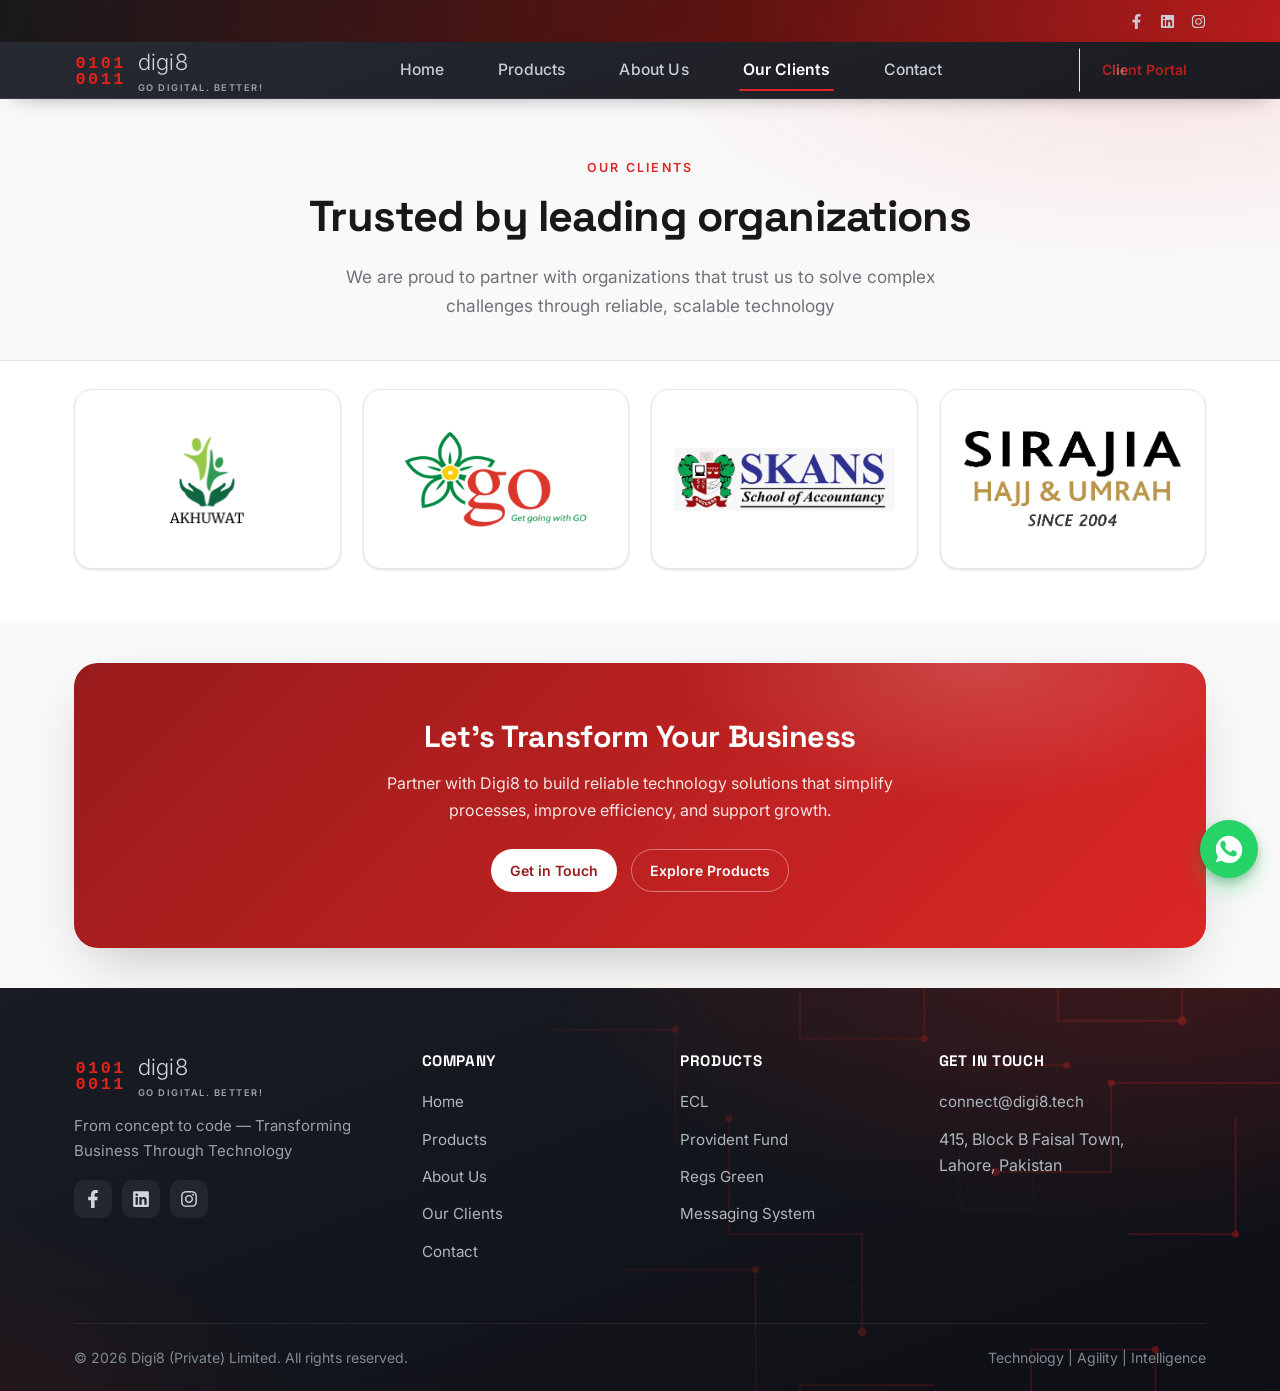
<file: clients/index.html>
<!doctype html>
<html lang="en">
<head>
  <meta charset="UTF-8" />
  <link rel="icon" type="image/svg+xml" href="/assets/img/favicon.svg" />
  <meta name="viewport" content="width=device-width, initial-scale=1" />
  <meta http-equiv="Cache-Control" content="no-cache, no-store, must-revalidate" />
  <meta http-equiv="Pragma" content="no-cache" />
  <meta http-equiv="Expires" content="0" />
  <title>Our Clients — Digi8 | Trusted by leading organizations</title>
  <meta name="description" content="Organizations that trust Digi8 for compliance-grade software and digital transformation — Akhuwat, GO, SKANS School of Accountancy and Shorthajj Sirajia." />
  <link rel="preconnect" href="https://fonts.googleapis.com" />
  <link rel="preconnect" href="https://fonts.gstatic.com" crossorigin />
  <link rel="stylesheet" href="https://fonts.googleapis.com/css2?family=Inter:wght@300;400;500;600;700&family=Space+Grotesk:wght@500;600;700&display=swap" />
  <link rel="stylesheet" href="/assets/css/styles.css?v=100" />
  <style>
    /* Clients logo wall */
    .client-wall { display: grid; grid-template-columns: repeat(4, 1fr); gap: 22px; }
    .client-logo { background: #fff; border: 1px solid var(--line); border-radius: 18px; min-height: 180px;
      display: grid; place-items: center; padding: 28px 22px; box-shadow: var(--shadow-sm);
      transition: transform .22s ease, box-shadow .22s ease, border-color .2s ease; }
    .client-logo:hover { transform: translateY(-4px); box-shadow: var(--shadow-md); border-color: rgba(226,35,26,.35); }
    .client-logo img { max-width: 100%; max-height: 96px; width: auto; object-fit: contain; }
    .client-logo--name .client-name { font-family: "Space Grotesk", sans-serif; font-weight: 700;
      font-size: 1.4rem; color: var(--ink-900); text-align: center; line-height: 1.15; }
    @media (max-width: 860px) { .client-wall { grid-template-columns: repeat(2, 1fr); } }
    @media (max-width: 460px) { .client-wall { grid-template-columns: 1fr; } }
  </style>
</head>
<body>

  <div class="topbar">
    <div class="container topbar__inner">
      <div class="topbar__social" style="margin-left:auto">
        <a href="https://www.facebook.com/p/Digi8-61577698963574/" target="_blank" rel="noopener" aria-label="Facebook"><svg viewBox="0 0 320 512" fill="currentColor"><path d="M279.14 288l14.22-92.66h-88.91v-60.13c0-25.35 12.42-50.06 52.24-50.06h40.42V6.26S260.43 0 225.36 0c-73.22 0-121.08 44.38-121.08 124.72v70.62H22.89V288h81.39v224h100.17V288z"/></svg></a>
        <a href="https://pk.linkedin.com/company/digi8-private-limited" target="_blank" rel="noopener" aria-label="LinkedIn"><svg viewBox="0 0 448 512" fill="currentColor"><path d="M416 32H31.9C14.3 32 0 46.5 0 64.3v383.4C0 465.5 14.3 480 31.9 480H416c17.6 0 32-14.5 32-32.3V64.3c0-17.8-14.4-32.3-32-32.3zM135.4 416H69V202.2h66.5V416zm-33.2-243c-21.3 0-38.5-17.3-38.5-38.5S80.9 96 102.2 96c21.2 0 38.5 17.3 38.5 38.5 0 21.3-17.2 38.5-38.5 38.5zm282.1 243h-66.4V312c0-24.8-.5-56.7-34.5-56.7-34.6 0-39.9 27-39.9 54.9V416h-66.4V202.2h63.7v29.2h.9c8.9-16.8 30.6-34.5 62.9-34.5 67.2 0 79.7 44.3 79.7 101.9V416z"/></svg></a>
        <a href="https://www.instagram.com/digi8.tech" target="_blank" rel="noopener" aria-label="Instagram"><svg viewBox="0 0 448 512" fill="currentColor"><path d="M224.1 141c-63.6 0-114.9 51.3-114.9 114.9s51.3 114.9 114.9 114.9S339 319.5 339 255.9 287.7 141 224.1 141zm0 189.6c-41.1 0-74.7-33.5-74.7-74.7s33.5-74.7 74.7-74.7 74.7 33.5 74.7 74.7-33.6 74.7-74.7 74.7zm146.4-194.3c0 14.9-12 26.8-26.8 26.8-14.9 0-26.8-12-26.8-26.8s12-26.8 26.8-26.8 26.8 12 26.8 26.8zm76.1 27.2c-1.7-35.9-9.9-67.7-36.2-93.9-26.2-26.2-58-34.4-93.9-36.2-37-2.1-147.9-2.1-184.9 0-35.8 1.7-67.6 9.9-93.9 36.1s-34.4 58-36.2 93.9c-2.1 37-2.1 147.9 0 184.9 1.7 35.9 9.9 67.7 36.2 93.9s58 34.4 93.9 36.2c37 2.1 147.9 2.1 184.9 0 35.9-1.7 67.7-9.9 93.9-36.2 26.2-26.2 34.4-58 36.2-93.9 2.1-37 2.1-147.8 0-184.8zM398.8 388c-7.8 19.6-22.9 34.7-42.6 42.6-29.5 11.7-99.5 9-132.1 9s-102.7 2.6-132.1-9c-19.6-7.8-34.7-22.9-42.6-42.6-11.7-29.5-9-99.5-9-132.1s-2.6-102.7 9-132.1c7.8-19.6 22.9-34.7 42.6-42.6 29.5-11.7 99.5-9 132.1-9s102.7-2.6 132.1 9c19.6 7.8 34.7 22.9 42.6 42.6 11.7 29.5 9 99.5 9 132.1s2.7 102.7-9 132.1z"/></svg></a>
      </div>
    </div>
  </div>
  <header class="site-header">
    <div class="container site-header__inner">
      <a class="brand" href="/index.html" aria-label="Digi8 home">
        <img class="brand__mark" src="/assets/img/digi8-binary.svg" alt="" width="66" height="40" />
        <span class="brand__name"><span class="brand-shine">digi8</span><small>Go Digital. Better!</small></span>
      </a>
      <nav class="nav" id="primary-nav" aria-label="Primary">
        <a href="/index.html">Home</a>
        <a href="/products/index.html">Products</a>
        <a href="/about/index.html">About Us</a>
        <a href="/clients/index.html" class="is-active" aria-current="page">Our Clients</a>
        <a href="/contact/index.html">Contact</a>
      </nav>
      <div class="header-cta">
        <a class="btn btn-primary btn-portal" href="/odoo/#odoo-form-section"><span class="btn-shine">Client Portal</span></a>
        <button class="nav-toggle" type="button" aria-controls="primary-nav" aria-expanded="false" aria-label="Toggle menu"><span></span></button>
      </div>
    </div>
  </header>

  <!-- Page title -->
  <section class="page-hero">
    <div class="container">
      <span class="eyebrow">Our Clients</span>
      <h1>Trusted by leading organizations</h1>
      <p>We are proud to partner with organizations that trust us to solve complex challenges through reliable, scalable technology</p>
    </div>
  </section>

  <!-- Impact + clients -->
  <section class="section section--flush-top">
    <div class="container">
      <div class="client-wall">
        <div class="client-logo reveal"><img src="/assets/img/clients/akhuwat.png" alt="Akhuwat" loading="lazy" /></div>
        <div class="client-logo reveal"><img src="/assets/img/clients/go.png" alt="GO" loading="lazy" /></div>
        <div class="client-logo reveal"><img src="/assets/img/clients/skans.jpeg" alt="SKANS School of Accountancy" loading="lazy" /></div>
        <div class="client-logo reveal"><img src="/assets/img/clients/sirajia-hajj.png" alt="Sirajia Hajj &amp; Umrah" loading="lazy" /></div>
      </div>
    </div>
  </section>

  <!-- CTA -->
  <section class="section section--tight section--soft">
    <div class="container">
      <div class="cta-band reveal">
        <h2>Let’s Transform Your Business</h2>
        <p>Partner with Digi8 to build reliable technology solutions that simplify processes, improve efficiency, and support growth.</p>
        <div class="btn-row">
          <a class="btn btn-light" href="/contact/index.html">Get in Touch</a>
          <a class="btn btn-outline-light" href="/products/index.html">Explore Products</a>
        </div>
      </div>
    </div>
  </section>

  <!-- Footer -->
  <footer class="site-footer">
    <div class="container">
      <div class="footer-grid">
        <div>
          <a class="brand" href="/index.html"><img class="brand__mark" src="/assets/img/digi8-binary.svg" alt="" width="66" height="40" /><span class="brand__name"><span class="brand-shine">digi8</span><small>Go Digital. Better!</small></span></a>
          <p style="margin-top:16px">From concept to code — Transforming Business Through Technology</p>
          <div class="footer-social">
            <a href="https://www.facebook.com/p/Digi8-61577698963574/" target="_blank" rel="noopener" aria-label="Facebook"><svg width="18" height="18" viewBox="0 0 320 512" fill="currentColor"><path d="M279.14 288l14.22-92.66h-88.91v-60.13c0-25.35 12.42-50.06 52.24-50.06h40.42V6.26S260.43 0 225.36 0c-73.22 0-121.08 44.38-121.08 124.72v70.62H22.89V288h81.39v224h100.17V288z"/></svg></a>
            <a href="https://pk.linkedin.com/company/digi8-private-limited" target="_blank" rel="noopener" aria-label="LinkedIn"><svg width="18" height="18" viewBox="0 0 448 512" fill="currentColor"><path d="M416 32H31.9C14.3 32 0 46.5 0 64.3v383.4C0 465.5 14.3 480 31.9 480H416c17.6 0 32-14.5 32-32.3V64.3c0-17.8-14.4-32.3-32-32.3zM135.4 416H69V202.2h66.5V416zm-33.2-243c-21.3 0-38.5-17.3-38.5-38.5S80.9 96 102.2 96c21.2 0 38.5 17.3 38.5 38.5 0 21.3-17.2 38.5-38.5 38.5zm282.1 243h-66.4V312c0-24.8-.5-56.7-34.5-56.7-34.6 0-39.9 27-39.9 54.9V416h-66.4V202.2h63.7v29.2h.9c8.9-16.8 30.6-34.5 62.9-34.5 67.2 0 79.7 44.3 79.7 101.9V416z"/></svg></a>
            <a href="https://www.instagram.com/digi8.tech" target="_blank" rel="noopener" aria-label="Instagram"><svg width="18" height="18" viewBox="0 0 448 512" fill="currentColor"><path d="M224.1 141c-63.6 0-114.9 51.3-114.9 114.9s51.3 114.9 114.9 114.9S339 319.5 339 255.9 287.7 141 224.1 141zm0 189.6c-41.1 0-74.7-33.5-74.7-74.7s33.5-74.7 74.7-74.7 74.7 33.5 74.7 74.7-33.6 74.7-74.7 74.7zm146.4-194.3c0 14.9-12 26.8-26.8 26.8-14.9 0-26.8-12-26.8-26.8s12-26.8 26.8-26.8 26.8 12 26.8 26.8zm76.1 27.2c-1.7-35.9-9.9-67.7-36.2-93.9-26.2-26.2-58-34.4-93.9-36.2-37-2.1-147.9-2.1-184.9 0-35.8 1.7-67.6 9.9-93.9 36.1s-34.4 58-36.2 93.9c-2.1 37-2.1 147.9 0 184.9 1.7 35.9 9.9 67.7 36.2 93.9s58 34.4 93.9 36.2c37 2.1 147.9 2.1 184.9 0 35.9-1.7 67.7-9.9 93.9-36.2 26.2-26.2 34.4-58 36.2-93.9 2.1-37 2.1-147.8 0-184.8zM398.8 388c-7.8 19.6-22.9 34.7-42.6 42.6-29.5 11.7-99.5 9-132.1 9s-102.7 2.6-132.1-9c-19.6-7.8-34.7-22.9-42.6-42.6-11.7-29.5-9-99.5-9-132.1s-2.6-102.7 9-132.1c7.8-19.6 22.9-34.7 42.6-42.6 29.5-11.7 99.5-9 132.1-9s102.7-2.6 132.1 9c19.6 7.8 34.7 22.9 42.6 42.6 11.7 29.5 9 99.5 9 132.1s2.7 102.7-9 132.1z"/></svg></a>
          </div>
        </div>
        <div class="footer-col">
          <h4>Company</h4>
          <ul>
            <li><a href="/index.html">Home</a></li>
            <li><a href="/products/index.html">Products</a></li>
            <li><a href="/about/index.html">About Us</a></li>
            <li><a href="/clients/index.html">Our Clients</a></li>
            <li><a href="/contact/index.html">Contact</a></li>
          </ul>
        </div>
        <div class="footer-col">
          <h4>Products</h4>
          <ul>
            <li><a href="/products/index.html#ecl">ECL</a></li>
            <li><a href="/products/pf/index.html">Provident Fund</a></li>
            <li><a href="https://www.regs.green" target="_blank" rel="noopener">Regs Green</a></li>
            <li><a href="/products/index.html#messaging">Messaging System</a></li>
          </ul>
        </div>
        <div class="footer-col">
          <h4>Get in touch</h4>
          <ul>
            <li><a href="mailto:connect@digi8.tech">connect@digi8.tech</a></li>
            <!-- <li><a href="https://wa.me/923214639297" target="_blank" rel="noopener">+92 321 4639297</a></li> -->
            <li>415, Block B Faisal Town,<br>Lahore, Pakistan</li>
          </ul>
        </div>
      </div>
      <div class="footer-bottom">
        <span>© 2026 Digi8 (Private) Limited. All rights reserved.</span>
        <span>Technology | Agility | Intelligence</span>
      </div>
    </div>
  </footer>

  <script src="/assets/js/main.js"></script>
  <!-- WhatsApp floating button -->
  <span class="wa-fab" role="img" aria-label="WhatsApp" title="WhatsApp">
    <svg viewBox="0 0 24 24" fill="currentColor" aria-hidden="true"><path d="M12.04 2C6.58 2 2.13 6.45 2.13 11.9c0 2.1.55 4.06 1.6 5.82L2 22l4.42-1.16a9.9 9.9 0 0 0 5.62 1.74h.01c5.46 0 9.9-4.45 9.9-9.9 0-2.65-1.03-5.14-2.9-7.01A9.82 9.82 0 0 0 12.04 2zm5.8 14.06c-.25.7-1.44 1.33-2 1.42-.53.08-1.2.11-1.94-.12-.45-.14-1.02-.33-1.76-.65-3.1-1.34-5.12-4.46-5.28-4.67-.15-.2-1.26-1.67-1.26-3.19 0-1.52.8-2.27 1.08-2.58.28-.31.61-.39.82-.39.2 0 .41 0 .59.01.19.01.44-.07.69.53.25.6.86 2.1.94 2.25.08.15.13.33.03.53-.1.2-.15.33-.3.5-.15.18-.31.4-.45.53-.15.15-.3.31-.13.6.17.3.76 1.25 1.63 2.02 1.12 1 2.07 1.31 2.36 1.46.3.15.47.13.64-.08.17-.2.74-.86.94-1.16.2-.3.4-.25.67-.15.27.1 1.72.81 2.01.96.3.15.5.22.57.35.07.12.07.72-.18 1.42z"/></svg>
  </span>
</body>
</html>
</file>
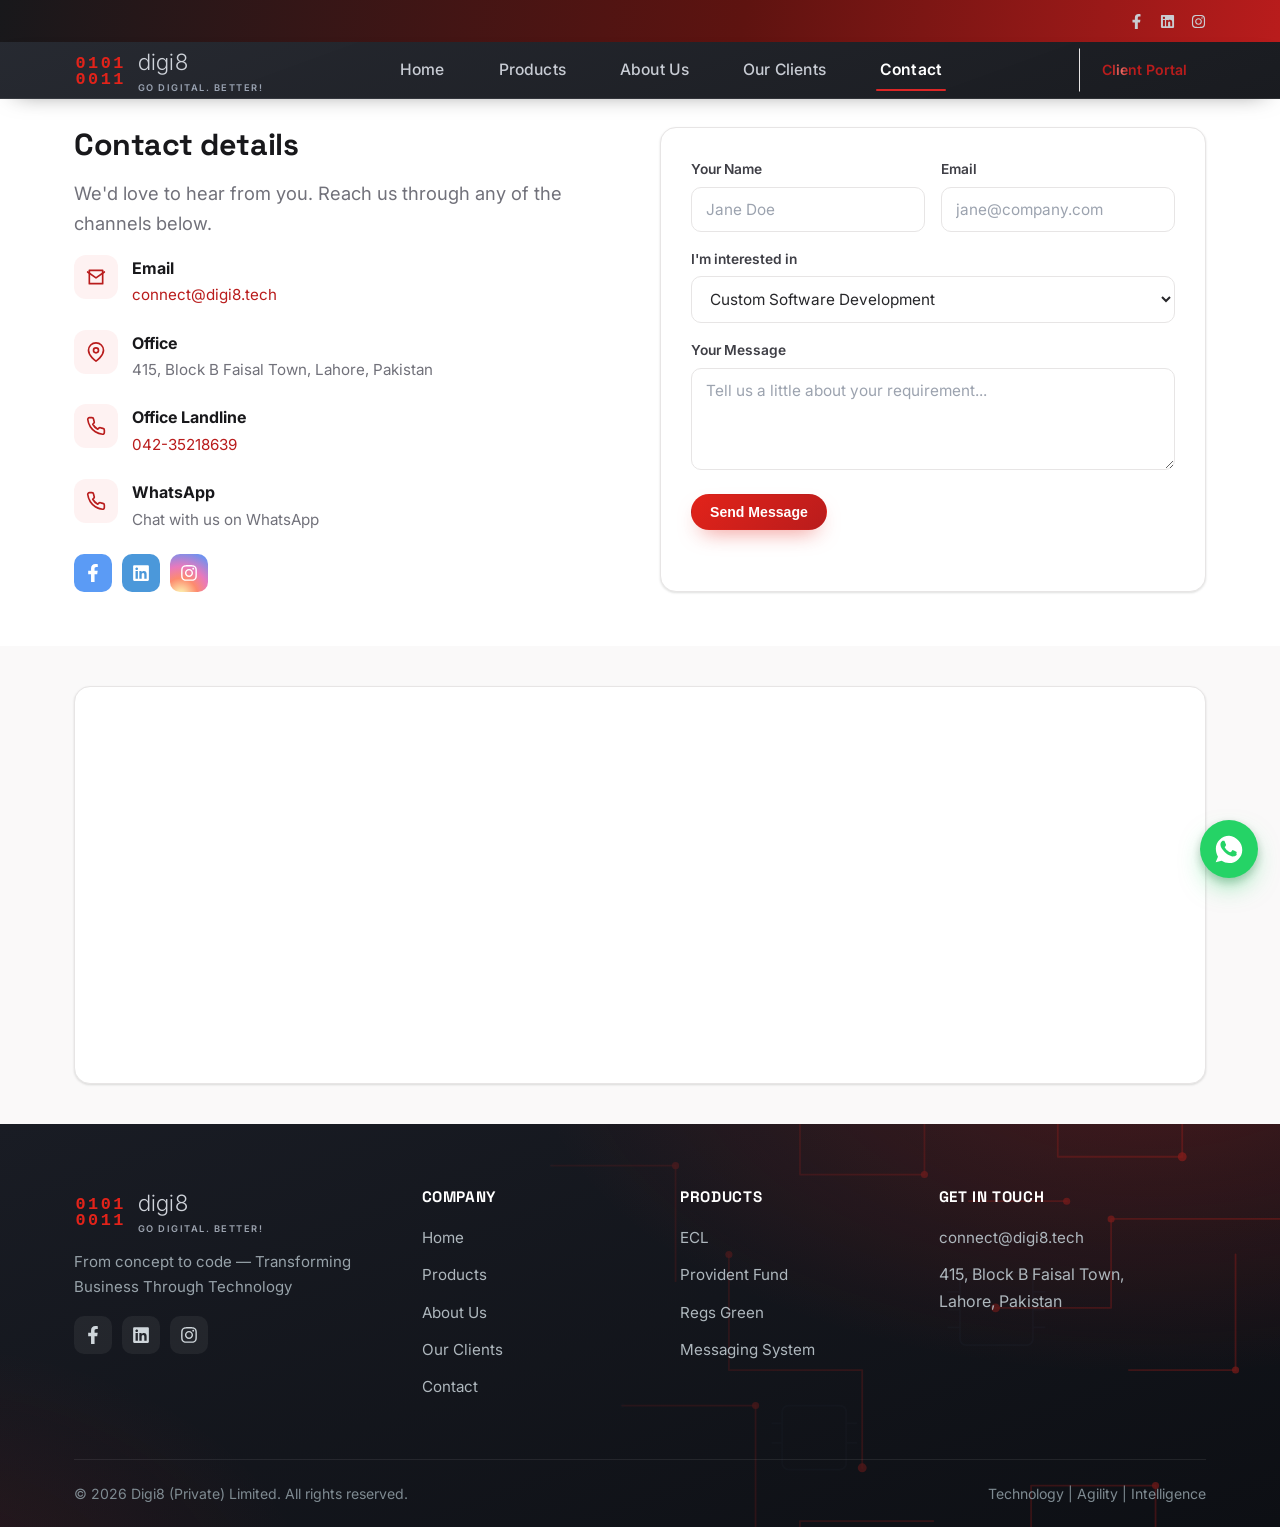
<file: contact/index.html>
﻿<!doctype html>
<html lang="en">
<head>
  <meta charset="UTF-8" />
  <link rel="icon" type="image/svg+xml" href="/assets/img/favicon.svg" />
  <meta name="viewport" content="width=device-width, initial-scale=1" />
  <meta http-equiv="Cache-Control" content="no-cache, no-store, must-revalidate" />
  <meta http-equiv="Pragma" content="no-cache" />
  <meta http-equiv="Expires" content="0" />
  <title>Contact Us — Digi8</title>
  <meta name="description" content="Get in touch with Digi8 — ECL, Provident Fund, regs.green ESG and ERP solutions. Email connect@digi8.tech, Faisal Town, Lahore." />
  <link rel="preconnect" href="https://fonts.googleapis.com" />
  <link rel="preconnect" href="https://fonts.gstatic.com" crossorigin />
  <link rel="stylesheet" href="https://fonts.googleapis.com/css2?family=Inter:wght@300;400;500;600;700&family=Space+Grotesk:wght@500;600;700&display=swap" />
  <link rel="stylesheet" href="/assets/css/styles.css?v=103" />
</head>
<body>

  <div class="topbar">
    <div class="container topbar__inner">
      <div class="topbar__social" style="margin-left:auto">
        <a href="https://www.facebook.com/p/Digi8-61577698963574/" target="_blank" rel="noopener" aria-label="Facebook"><svg viewBox="0 0 320 512" fill="currentColor"><path d="M279.14 288l14.22-92.66h-88.91v-60.13c0-25.35 12.42-50.06 52.24-50.06h40.42V6.26S260.43 0 225.36 0c-73.22 0-121.08 44.38-121.08 124.72v70.62H22.89V288h81.39v224h100.17V288z"/></svg></a>
        <a href="https://pk.linkedin.com/company/digi8-private-limited" target="_blank" rel="noopener" aria-label="LinkedIn"><svg viewBox="0 0 448 512" fill="currentColor"><path d="M416 32H31.9C14.3 32 0 46.5 0 64.3v383.4C0 465.5 14.3 480 31.9 480H416c17.6 0 32-14.5 32-32.3V64.3c0-17.8-14.4-32.3-32-32.3zM135.4 416H69V202.2h66.5V416zm-33.2-243c-21.3 0-38.5-17.3-38.5-38.5S80.9 96 102.2 96c21.2 0 38.5 17.3 38.5 38.5 0 21.3-17.2 38.5-38.5 38.5zm282.1 243h-66.4V312c0-24.8-.5-56.7-34.5-56.7-34.6 0-39.9 27-39.9 54.9V416h-66.4V202.2h63.7v29.2h.9c8.9-16.8 30.6-34.5 62.9-34.5 67.2 0 79.7 44.3 79.7 101.9V416z"/></svg></a>
        <a href="https://www.instagram.com/digi8.tech" target="_blank" rel="noopener" aria-label="Instagram"><svg viewBox="0 0 448 512" fill="currentColor"><path d="M224.1 141c-63.6 0-114.9 51.3-114.9 114.9s51.3 114.9 114.9 114.9S339 319.5 339 255.9 287.7 141 224.1 141zm0 189.6c-41.1 0-74.7-33.5-74.7-74.7s33.5-74.7 74.7-74.7 74.7 33.5 74.7 74.7-33.6 74.7-74.7 74.7zm146.4-194.3c0 14.9-12 26.8-26.8 26.8-14.9 0-26.8-12-26.8-26.8s12-26.8 26.8-26.8 26.8 12 26.8 26.8zm76.1 27.2c-1.7-35.9-9.9-67.7-36.2-93.9-26.2-26.2-58-34.4-93.9-36.2-37-2.1-147.9-2.1-184.9 0-35.8 1.7-67.6 9.9-93.9 36.1s-34.4 58-36.2 93.9c-2.1 37-2.1 147.9 0 184.9 1.7 35.9 9.9 67.7 36.2 93.9s58 34.4 93.9 36.2c37 2.1 147.9 2.1 184.9 0 35.9-1.7 67.7-9.9 93.9-36.2 26.2-26.2 34.4-58 36.2-93.9 2.1-37 2.1-147.8 0-184.8zM398.8 388c-7.8 19.6-22.9 34.7-42.6 42.6-29.5 11.7-99.5 9-132.1 9s-102.7 2.6-132.1-9c-19.6-7.8-34.7-22.9-42.6-42.6-11.7-29.5-9-99.5-9-132.1s-2.6-102.7 9-132.1c7.8-19.6 22.9-34.7 42.6-42.6 29.5-11.7 99.5-9 132.1-9s102.7-2.6 132.1 9c19.6 7.8 34.7 22.9 42.6 42.6 11.7 29.5 9 99.5 9 132.1s2.7 102.7-9 132.1z"/></svg></a>
      </div>
    </div>
  </div>
  <header class="site-header">
    <div class="container site-header__inner">
      <a class="brand" href="/index.html" aria-label="Digi8 home">
        <img class="brand__mark" src="/assets/img/digi8-binary.svg" alt="" width="66" height="40" />
        <span class="brand__name"><span class="brand-shine">digi8</span><small>Go Digital. Better!</small></span>
      </a>
      <nav class="nav" id="primary-nav" aria-label="Primary">
        <a href="/index.html">Home</a>
        <a href="/products/index.html">Products</a>
        <a href="/about/index.html">About Us</a>
        <a href="/clients/index.html">Our Clients</a>
        <a href="/contact/index.html" class="is-active" aria-current="page">Contact</a>
      </nav>
      <div class="header-cta">
        <a class="btn btn-primary btn-portal" href="/odoo/#odoo-form-section"><span class="btn-shine">Client Portal</span></a>
        <button class="nav-toggle" type="button" aria-controls="primary-nav" aria-expanded="false" aria-label="Toggle menu"><span></span></button>
      </div>
    </div>
  </header>

  <!-- Contact -->
  <section class="section section--flush-top">
    <div class="container">
      <div class="contact-grid">
        <div class="reveal">
          <h2>Contact details</h2>
          <p class="lead">We'd love to hear from you. Reach us through any of the channels below.</p>

          <div class="info-item">
            <span class="ic"><svg width="20" height="20" viewBox="0 0 24 24" fill="none" stroke="currentColor" stroke-width="2" stroke-linecap="round" stroke-linejoin="round"><path d="M4 4h16v16H4z"/><path d="m22 6-10 7L2 6"/></svg></span>
            <div><b>Email</b><span><a href="mailto:connect@digi8.tech">connect@digi8.tech</a></span></div>
          </div>
          <div class="info-item">
            <span class="ic"><svg width="20" height="20" viewBox="0 0 24 24" fill="none" stroke="currentColor" stroke-width="2" stroke-linecap="round" stroke-linejoin="round"><path d="M21 10c0 7-9 13-9 13s-9-6-9-13a9 9 0 0 1 18 0z"/><circle cx="12" cy="10" r="3"/></svg></span>
            <div><b>Office</b><span>415, Block B Faisal Town, Lahore, Pakistan</span></div>
          </div>
          <div class="info-item">
            <span class="ic"><svg width="20" height="20" viewBox="0 0 24 24" fill="none" stroke="currentColor" stroke-width="2" stroke-linecap="round" stroke-linejoin="round"><path d="M22 16.92v3a2 2 0 0 1-2.18 2 19.79 19.79 0 0 1-8.63-3.07 19.5 19.5 0 0 1-6-6 19.79 19.79 0 0 1-3.07-8.63A2 2 0 0 1 4.11 2h3a2 2 0 0 1 2 1.72c.13.96.36 1.9.7 2.81a2 2 0 0 1-.45 2.11L8.09 9.91a16 16 0 0 0 6 6l1.27-1.27a2 2 0 0 1 2.11-.45c.91.34 1.85.57 2.81.7A2 2 0 0 1 22 16.92z"/></svg></span>
            <div><b>Office Landline</b><span><a href="tel:04235218639">042-35218639</a></span></div>
          </div>
          <div class="info-item">
            <span class="ic"><svg width="20" height="20" viewBox="0 0 24 24" fill="none" stroke="currentColor" stroke-width="2" stroke-linecap="round" stroke-linejoin="round"><path d="M22 16.92v3a2 2 0 0 1-2.18 2 19.79 19.79 0 0 1-8.63-3.07 19.5 19.5 0 0 1-6-6 19.79 19.79 0 0 1-3.07-8.63A2 2 0 0 1 4.11 2h3a2 2 0 0 1 2 1.72c.13.96.36 1.9.7 2.81a2 2 0 0 1-.45 2.11L8.09 9.91a16 16 0 0 0 6 6l1.27-1.27a2 2 0 0 1 2.11-.45c.91.34 1.85.57 2.81.7A2 2 0 0 1 22 16.92z"/></svg></span>
            <div><b>WhatsApp</b><span>Chat with us on WhatsApp</span></div>
          </div>

          <div class="footer-social footer-social--brand" style="margin-top:8px">
            <a href="https://www.facebook.com/p/Digi8-61577698963574/" target="_blank" rel="noopener" aria-label="Facebook"><svg width="18" height="18" viewBox="0 0 320 512" fill="currentColor"><path d="M279.14 288l14.22-92.66h-88.91v-60.13c0-25.35 12.42-50.06 52.24-50.06h40.42V6.26S260.43 0 225.36 0c-73.22 0-121.08 44.38-121.08 124.72v70.62H22.89V288h81.39v224h100.17V288z"/></svg></a>
            <a href="https://pk.linkedin.com/company/digi8-private-limited" target="_blank" rel="noopener" aria-label="LinkedIn"><svg width="18" height="18" viewBox="0 0 448 512" fill="currentColor"><path d="M416 32H31.9C14.3 32 0 46.5 0 64.3v383.4C0 465.5 14.3 480 31.9 480H416c17.6 0 32-14.5 32-32.3V64.3c0-17.8-14.4-32.3-32-32.3zM135.4 416H69V202.2h66.5V416zm-33.2-243c-21.3 0-38.5-17.3-38.5-38.5S80.9 96 102.2 96c21.2 0 38.5 17.3 38.5 38.5 0 21.3-17.2 38.5-38.5 38.5zm282.1 243h-66.4V312c0-24.8-.5-56.7-34.5-56.7-34.6 0-39.9 27-39.9 54.9V416h-66.4V202.2h63.7v29.2h.9c8.9-16.8 30.6-34.5 62.9-34.5 67.2 0 79.7 44.3 79.7 101.9V416z"/></svg></a>
            <a href="https://www.instagram.com/digi8.tech" target="_blank" rel="noopener" aria-label="Instagram"><svg width="18" height="18" viewBox="0 0 448 512" fill="currentColor"><path d="M224.1 141c-63.6 0-114.9 51.3-114.9 114.9s51.3 114.9 114.9 114.9S339 319.5 339 255.9 287.7 141 224.1 141zm0 189.6c-41.1 0-74.7-33.5-74.7-74.7s33.5-74.7 74.7-74.7 74.7 33.5 74.7 74.7-33.6 74.7-74.7 74.7zm146.4-194.3c0 14.9-12 26.8-26.8 26.8-14.9 0-26.8-12-26.8-26.8s12-26.8 26.8-26.8 26.8 12 26.8 26.8zm76.1 27.2c-1.7-35.9-9.9-67.7-36.2-93.9-26.2-26.2-58-34.4-93.9-36.2-37-2.1-147.9-2.1-184.9 0-35.8 1.7-67.6 9.9-93.9 36.1s-34.4 58-36.2 93.9c-2.1 37-2.1 147.9 0 184.9 1.7 35.9 9.9 67.7 36.2 93.9s58 34.4 93.9 36.2c37 2.1 147.9 2.1 184.9 0 35.9-1.7 67.7-9.9 93.9-36.2 26.2-26.2 34.4-58 36.2-93.9 2.1-37 2.1-147.8 0-184.8zM398.8 388c-7.8 19.6-22.9 34.7-42.6 42.6-29.5 11.7-99.5 9-132.1 9s-102.7 2.6-132.1-9c-19.6-7.8-34.7-22.9-42.6-42.6-11.7-29.5-9-99.5-9-132.1s-2.6-102.7 9-132.1c7.8-19.6 22.9-34.7 42.6-42.6 29.5-11.7 99.5-9 132.1-9s102.7-2.6 132.1 9c19.6 7.8 34.7 22.9 42.6 42.6 11.7 29.5 9 99.5 9 132.1s2.7 102.7-9 132.1z"/></svg></a>
          </div>
        </div>

        <div class="card reveal">
          <form data-demo-form>
            <div class="form-row">
              <div class="form-field">
                <label for="name">Your Name</label>
                <input id="name" name="name" type="text" placeholder="Jane Doe" required />
              </div>
              <div class="form-field">
                <label for="email">Email</label>
                <input id="email" name="email" type="email" placeholder="jane@company.com" required />
              </div>
            </div>
            <div class="form-field">
              <label for="interest">I'm interested in</label>
              <select id="interest" name="interest">
                <option>Custom Software Development</option>
                <option>ECL — Expected Credit Loss</option>
                <option>ERP / Odoo Implementation</option>
                <option>General Inquiry</option>
                <option>Messaging System for Schools</option>
                <option>PF — Provident Fund</option>
                <option>Regs Green — ESG &amp; Sustainability</option>
              </select>
            </div>
            <div class="form-field">
              <label for="message">Your Message</label>
              <textarea id="message" name="message" rows="4" placeholder="Tell us a little about your requirement..." required></textarea>
            </div>
            <button class="btn btn-primary" type="submit">Send Message</button>
            <p class="form-note" style="margin:14px 0 0; font-size:.9rem;"></p>
          </form>
        </div>
      </div>
    </div>
  </section>

  <!-- Map -->
  <section class="section section--tight section--soft">
    <div class="container">
      <div class="card" style="padding:8px; overflow:hidden;">
        <iframe
          title="415, Block B Faisal Town, Lahore, Pakistan"
          src="https://maps.google.com/maps?q=415%2C%20Block%20B%20Faisal%20Town%2C%20Lahore%2C%20Pakistan&t=m&z=16&output=embed&iwloc=near"
          style="width:100%; height:380px; border:0; border-radius:10px; display:block;"
          loading="lazy"></iframe>
      </div>
    </div>
  </section>

  <!-- Footer -->
  <footer class="site-footer">
    <div class="container">
      <div class="footer-grid">
        <div>
          <a class="brand" href="/index.html"><img class="brand__mark" src="/assets/img/digi8-binary.svg" alt="" width="66" height="40" /><span class="brand__name"><span class="brand-shine">digi8</span><small>Go Digital. Better!</small></span></a>
          <p style="margin-top:16px">From concept to code — Transforming Business Through Technology</p>
          <div class="footer-social">
            <a href="https://www.facebook.com/p/Digi8-61577698963574/" target="_blank" rel="noopener" aria-label="Facebook"><svg width="18" height="18" viewBox="0 0 320 512" fill="currentColor"><path d="M279.14 288l14.22-92.66h-88.91v-60.13c0-25.35 12.42-50.06 52.24-50.06h40.42V6.26S260.43 0 225.36 0c-73.22 0-121.08 44.38-121.08 124.72v70.62H22.89V288h81.39v224h100.17V288z"/></svg></a>
            <a href="https://pk.linkedin.com/company/digi8-private-limited" target="_blank" rel="noopener" aria-label="LinkedIn"><svg width="18" height="18" viewBox="0 0 448 512" fill="currentColor"><path d="M416 32H31.9C14.3 32 0 46.5 0 64.3v383.4C0 465.5 14.3 480 31.9 480H416c17.6 0 32-14.5 32-32.3V64.3c0-17.8-14.4-32.3-32-32.3zM135.4 416H69V202.2h66.5V416zm-33.2-243c-21.3 0-38.5-17.3-38.5-38.5S80.9 96 102.2 96c21.2 0 38.5 17.3 38.5 38.5 0 21.3-17.2 38.5-38.5 38.5zm282.1 243h-66.4V312c0-24.8-.5-56.7-34.5-56.7-34.6 0-39.9 27-39.9 54.9V416h-66.4V202.2h63.7v29.2h.9c8.9-16.8 30.6-34.5 62.9-34.5 67.2 0 79.7 44.3 79.7 101.9V416z"/></svg></a>
            <a href="https://www.instagram.com/digi8.tech" target="_blank" rel="noopener" aria-label="Instagram"><svg width="18" height="18" viewBox="0 0 448 512" fill="currentColor"><path d="M224.1 141c-63.6 0-114.9 51.3-114.9 114.9s51.3 114.9 114.9 114.9S339 319.5 339 255.9 287.7 141 224.1 141zm0 189.6c-41.1 0-74.7-33.5-74.7-74.7s33.5-74.7 74.7-74.7 74.7 33.5 74.7 74.7-33.6 74.7-74.7 74.7zm146.4-194.3c0 14.9-12 26.8-26.8 26.8-14.9 0-26.8-12-26.8-26.8s12-26.8 26.8-26.8 26.8 12 26.8 26.8zm76.1 27.2c-1.7-35.9-9.9-67.7-36.2-93.9-26.2-26.2-58-34.4-93.9-36.2-37-2.1-147.9-2.1-184.9 0-35.8 1.7-67.6 9.9-93.9 36.1s-34.4 58-36.2 93.9c-2.1 37-2.1 147.9 0 184.9 1.7 35.9 9.9 67.7 36.2 93.9s58 34.4 93.9 36.2c37 2.1 147.9 2.1 184.9 0 35.9-1.7 67.7-9.9 93.9-36.2 26.2-26.2 34.4-58 36.2-93.9 2.1-37 2.1-147.8 0-184.8zM398.8 388c-7.8 19.6-22.9 34.7-42.6 42.6-29.5 11.7-99.5 9-132.1 9s-102.7 2.6-132.1-9c-19.6-7.8-34.7-22.9-42.6-42.6-11.7-29.5-9-99.5-9-132.1s-2.6-102.7 9-132.1c7.8-19.6 22.9-34.7 42.6-42.6 29.5-11.7 99.5-9 132.1-9s102.7-2.6 132.1 9c19.6 7.8 34.7 22.9 42.6 42.6 11.7 29.5 9 99.5 9 132.1s2.7 102.7-9 132.1z"/></svg></a>
          </div>
        </div>
        <div class="footer-col">
          <h4>Company</h4>
          <ul>
            <li><a href="/index.html">Home</a></li>
            <li><a href="/products/index.html">Products</a></li>
            <li><a href="/about/index.html">About Us</a></li>
            <li><a href="/clients/index.html">Our Clients</a></li>
            <li><a href="/contact/index.html">Contact</a></li>
          </ul>
        </div>
        <div class="footer-col">
          <h4>Products</h4>
          <ul>
            <li><a href="/products/ecl/index.html">ECL</a></li>
            <li><a href="/products/pf/index.html">Provident Fund</a></li>
            <li><a href="https://www.regs.green" target="_blank" rel="noopener">Regs Green</a></li>
            <li><a href="/products/index.html#messaging">Messaging System</a></li>
          </ul>
        </div>
        <div class="footer-col">
          <h4>Get in touch</h4>
          <ul>
            <li><a href="mailto:connect@digi8.tech">connect@digi8.tech</a></li>
            <!-- <li><a href="https://wa.me/923214639297" target="_blank" rel="noopener">+92 321 4639297</a></li> -->
            <li>415, Block B Faisal Town,<br>Lahore, Pakistan</li>
          </ul>
        </div>
      </div>
      <div class="footer-bottom">
        <span>© 2026 Digi8 (Private) Limited. All rights reserved.</span>
        <span>Technology | Agility | Intelligence</span>
      </div>
    </div>
  </footer>

  <script src="/assets/js/main.js?v=2"></script>
  <!-- WhatsApp floating button -->
  <span class="wa-fab" role="img" aria-label="WhatsApp" title="WhatsApp">
    <svg viewBox="0 0 24 24" fill="currentColor" aria-hidden="true"><path d="M12.04 2C6.58 2 2.13 6.45 2.13 11.9c0 2.1.55 4.06 1.6 5.82L2 22l4.42-1.16a9.9 9.9 0 0 0 5.62 1.74h.01c5.46 0 9.9-4.45 9.9-9.9 0-2.65-1.03-5.14-2.9-7.01A9.82 9.82 0 0 0 12.04 2zm5.8 14.06c-.25.7-1.44 1.33-2 1.42-.53.08-1.2.11-1.94-.12-.45-.14-1.02-.33-1.76-.65-3.1-1.34-5.12-4.46-5.28-4.67-.15-.2-1.26-1.67-1.26-3.19 0-1.52.8-2.27 1.08-2.58.28-.31.61-.39.82-.39.2 0 .41 0 .59.01.19.01.44-.07.69.53.25.6.86 2.1.94 2.25.08.15.13.33.03.53-.1.2-.15.33-.3.5-.15.18-.31.4-.45.53-.15.15-.3.31-.13.6.17.3.76 1.25 1.63 2.02 1.12 1 2.07 1.31 2.36 1.46.3.15.47.13.64-.08.17-.2.74-.86.94-1.16.2-.3.4-.25.67-.15.27.1 1.72.81 2.01.96.3.15.5.22.57.35.07.12.07.72-.18 1.42z"/></svg>
  </span>
</body>
</html>
</file>
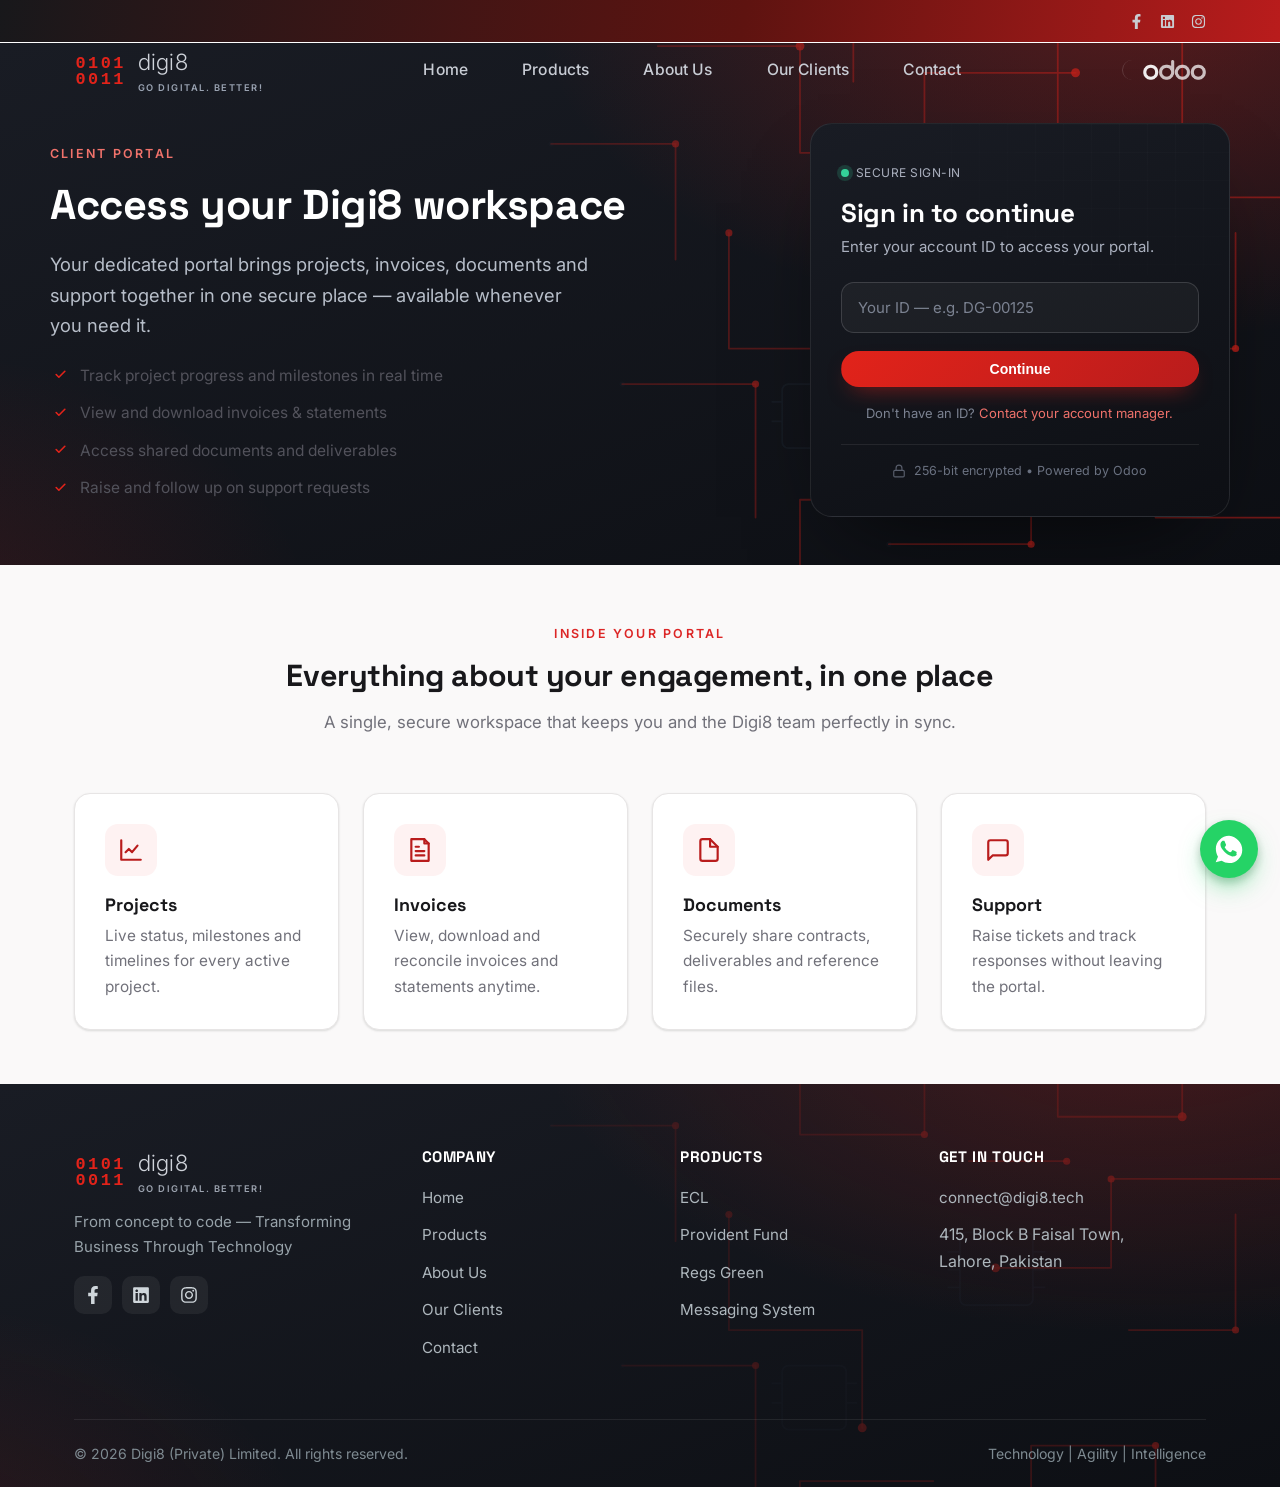
<file: odoo/index.html>
<!doctype html>
<html lang="en">
<head>
  <meta charset="UTF-8" />
  <link rel="icon" type="image/svg+xml" href="/assets/img/favicon.svg" />
  <meta name="viewport" content="width=device-width, initial-scale=1" />
  <meta http-equiv="Cache-Control" content="no-cache, no-store, must-revalidate" />
  <meta http-equiv="Pragma" content="no-cache" />
  <meta http-equiv="Expires" content="0" />
  <title>Client Portal — Digi8</title>
  <meta name="description" content="Sign in to your Digi8 client portal to access your projects, invoices, documents and support in one secure workspace." />
  <link rel="preconnect" href="https://fonts.googleapis.com" />
  <link rel="preconnect" href="https://fonts.gstatic.com" crossorigin />
  <link rel="stylesheet" href="https://fonts.googleapis.com/css2?family=Inter:wght@300;400;500;600;700&family=Space+Grotesk:wght@500;600;700&display=swap" />
  <link rel="stylesheet" href="/assets/css/styles.css?v=96" />
  <style>
    /* ---- Client Portal page-specific styles (self-contained) ---- */
    .portal-perks { list-style: none; padding: 0; margin: 22px 0 0; display: grid; gap: 12px; max-width: 460px; }
    .portal-perks li { position: relative; padding-left: 30px; color: var(--ink-600, #4b5563); font-size: 15.5px; }
    .portal-perks li::before {
      content: ""; position: absolute; left: 0; top: 2px; width: 20px; height: 20px; border-radius: 50%;
      background: var(--emerald-500, #e2231a);
      -webkit-mask: url("data:image/svg+xml;utf8,<svg xmlns='http://www.w3.org/2000/svg' viewBox='0 0 24 24' fill='none' stroke='white' stroke-width='3' stroke-linecap='round' stroke-linejoin='round'><path d='M20 6 9 17l-5-5'/></svg>") center/13px no-repeat;
      mask: url("data:image/svg+xml;utf8,<svg xmlns='http://www.w3.org/2000/svg' viewBox='0 0 24 24' fill='none' stroke='white' stroke-width='3' stroke-linecap='round' stroke-linejoin='round'><path d='M20 6 9 17l-5-5'/></svg>") center/13px no-repeat;
    }

    .portal-card {
      width: 100%; max-width: 420px; margin-left: auto;
      background: linear-gradient(160deg, #191c24, #0d0f14);
      color: #e8eaf0; border: 1px solid rgba(255,255,255,.09); border-radius: 22px;
      padding: 34px 30px; box-shadow: 0 40px 90px -40px rgba(0,0,0,.75);
      position: relative; overflow: hidden;
    }
    .portal-card::before {
      content: ""; position: absolute; inset: 0; pointer-events: none; opacity: .5;
      background:
        linear-gradient(rgba(255,255,255,.035) 1px, transparent 1px) 0 0/100% 28px,
        linear-gradient(90deg, rgba(255,255,255,.035) 1px, transparent 1px) 0 0/28px 100%;
      -webkit-mask: radial-gradient(120% 90% at 80% 0%, #000, transparent 70%);
      mask: radial-gradient(120% 90% at 80% 0%, #000, transparent 70%);
    }
    .portal-card > * { position: relative; }
    .portal-badge {
      display: inline-flex; align-items: center; gap: 7px; font-size: 12px; letter-spacing: .04em;
      text-transform: uppercase; color: #aab0be; margin: 0 0 16px;
    }
    .portal-badge .dot { width: 8px; height: 8px; border-radius: 50%; background: #34d399; box-shadow: 0 0 0 4px rgba(52,211,153,.18); }
    .portal-card h2 { font-family: var(--font-head, "Space Grotesk", sans-serif); font-size: 26px; line-height: 1.15; margin: 0 0 6px; color: #fff; }
    .portal-card .lede { color: #aab0be; margin: 0 0 22px; font-size: 15px; }
    .portal-field { position: relative; display: block; margin: 0 0 14px; }
    .portal-field input {
      width: 100%; padding: 15px 16px; border-radius: 13px; border: 1px solid rgba(255,255,255,.14);
      background: rgba(255,255,255,.04); color: #fff; font-size: 15px; font-family: inherit; outline: none;
      transition: border-color .2s, box-shadow .2s, background .2s;
    }
    .portal-field input::placeholder { color: #7b8291; }
    .portal-field input:focus { border-color: var(--emerald-500, #e2231a); background: rgba(255,255,255,.06); box-shadow: 0 0 0 3px rgba(226,35,26,.25); }
    .portal-card .btn { width: 100%; justify-content: center; margin-top: 4px; color: #fff; -webkit-text-fill-color: #fff; font-weight: 600; }
    .portal-card.is-loading .btn { opacity: .7; pointer-events: none; }
    .portal-hint { color: #7b8291; font-size: 13px; margin: 16px 0 0; text-align: center; }
    .portal-hint a { color: #f0726b; text-decoration: none; }
    .portal-hint a:hover { text-decoration: underline; }
    .portal-foot { margin: 20px 0 0; padding-top: 16px; border-top: 1px solid rgba(255,255,255,.08); display: flex; align-items: center; justify-content: center; gap: 8px; color: #6a7180; font-size: 12.5px; }
    .portal-foot svg { opacity: .8; }
    .sr-only { position: absolute; width: 1px; height: 1px; clip: rect(0 0 0 0); overflow: hidden; }

    /* Welcome / redirect state */
    .portal-welcome { text-align: center; padding: 8px 0 4px; }
    .portal-welcome__greeting { color: #aab0be; margin: 0; font-size: 14px; }
    .portal-welcome__name { font-family: var(--font-head, "Space Grotesk", sans-serif); color: #fff; font-size: 24px; margin: 4px 0 6px; }
    .portal-welcome__msg { color: #aab0be; margin: 0 0 18px; font-size: 14px; }
    .portal-spinner { width: 34px; height: 34px; margin: 0 auto; border-radius: 50%; border: 3px solid rgba(255,255,255,.15); border-top-color: var(--emerald-500, #e2231a); animation: portal-spin .8s linear infinite; }
    @keyframes portal-spin { to { transform: rotate(360deg); } }

    /* Toasts */
    .portal-toasts { position: fixed; right: 18px; bottom: 18px; z-index: 60; display: grid; gap: 10px; max-width: 340px; }
    .portal-toast { display: flex; align-items: flex-start; gap: 10px; padding: 13px 14px; border-radius: 12px; background: #1f2430; color: #eef0f5; border: 1px solid rgba(255,255,255,.1); box-shadow: 0 18px 40px -18px rgba(0,0,0,.6); animation: portal-toast-in .25s ease; font-size: 14px; }
    .portal-toast--error { border-left: 3px solid #e2231a; }
    .portal-toast--info { border-left: 3px solid #34d399; }
    .portal-toast__icon { width: 20px; height: 20px; flex: 0 0 auto; border-radius: 50%; display: grid; place-items: center; font-size: 12px; font-weight: 700; color: #fff; }
    .portal-toast--error .portal-toast__icon { background: #e2231a; }
    .portal-toast--info .portal-toast__icon { background: #34d399; }
    .portal-toast__msg { flex: 1; line-height: 1.35; }
    .portal-toast__close { background: none; border: 0; color: #9aa1b0; font-size: 18px; line-height: 1; cursor: pointer; padding: 0 2px; }
    .portal-toast.is-out { animation: portal-toast-out .25s ease forwards; }
    @keyframes portal-toast-in { from { opacity: 0; transform: translateY(8px); } }
    @keyframes portal-toast-out { to { opacity: 0; transform: translateY(8px); } }

    @media (max-width: 960px) {
      .portal-card { max-width: 100%; margin: 0; }
      .portal-perks { max-width: 100%; }
    }
  </style>
</head>
<body class="home">

  <!-- Header -->
  <div class="topbar">
    <div class="container topbar__inner">
      <div class="topbar__social" style="margin-left:auto">
        <a href="https://www.facebook.com/p/Digi8-61577698963574/" target="_blank" rel="noopener" aria-label="Facebook"><svg viewBox="0 0 320 512" fill="currentColor"><path d="M279.14 288l14.22-92.66h-88.91v-60.13c0-25.35 12.42-50.06 52.24-50.06h40.42V6.26S260.43 0 225.36 0c-73.22 0-121.08 44.38-121.08 124.72v70.62H22.89V288h81.39v224h100.17V288z"/></svg></a>
        <a href="https://pk.linkedin.com/company/digi8-private-limited" target="_blank" rel="noopener" aria-label="LinkedIn"><svg viewBox="0 0 448 512" fill="currentColor"><path d="M416 32H31.9C14.3 32 0 46.5 0 64.3v383.4C0 465.5 14.3 480 31.9 480H416c17.6 0 32-14.5 32-32.3V64.3c0-17.8-14.4-32.3-32-32.3zM135.4 416H69V202.2h66.5V416zm-33.2-243c-21.3 0-38.5-17.3-38.5-38.5S80.9 96 102.2 96c21.2 0 38.5 17.3 38.5 38.5 0 21.3-17.2 38.5-38.5 38.5zm282.1 243h-66.4V312c0-24.8-.5-56.7-34.5-56.7-34.6 0-39.9 27-39.9 54.9V416h-66.4V202.2h63.7v29.2h.9c8.9-16.8 30.6-34.5 62.9-34.5 67.2 0 79.7 44.3 79.7 101.9V416z"/></svg></a>
        <a href="https://www.instagram.com/digi8.tech" target="_blank" rel="noopener" aria-label="Instagram"><svg viewBox="0 0 448 512" fill="currentColor"><path d="M224.1 141c-63.6 0-114.9 51.3-114.9 114.9s51.3 114.9 114.9 114.9S339 319.5 339 255.9 287.7 141 224.1 141zm0 189.6c-41.1 0-74.7-33.5-74.7-74.7s33.5-74.7 74.7-74.7 74.7 33.5 74.7 74.7-33.6 74.7-74.7 74.7zm146.4-194.3c0 14.9-12 26.8-26.8 26.8-14.9 0-26.8-12-26.8-26.8s12-26.8 26.8-26.8 26.8 12 26.8 26.8zm76.1 27.2c-1.7-35.9-9.9-67.7-36.2-93.9-26.2-26.2-58-34.4-93.9-36.2-37-2.1-147.9-2.1-184.9 0-35.8 1.7-67.6 9.9-93.9 36.1s-34.4 58-36.2 93.9c-2.1 37-2.1 147.9 0 184.9 1.7 35.9 9.9 67.7 36.2 93.9s58 34.4 93.9 36.2c37 2.1 147.9 2.1 184.9 0 35.9-1.7 67.7-9.9 93.9-36.2 26.2-26.2 34.4-58 36.2-93.9 2.1-37 2.1-147.8 0-184.8zM398.8 388c-7.8 19.6-22.9 34.7-42.6 42.6-29.5 11.7-99.5 9-132.1 9s-102.7 2.6-132.1-9c-19.6-7.8-34.7-22.9-42.6-42.6-11.7-29.5-9-99.5-9-132.1s-2.6-102.7 9-132.1c7.8-19.6 22.9-34.7 42.6-42.6 29.5-11.7 99.5-9 132.1-9s102.7-2.6 132.1 9c19.6 7.8 34.7 22.9 42.6 42.6 11.7 29.5 9 99.5 9 132.1s2.7 102.7-9 132.1z"/></svg></a>
      </div>
    </div>
  </div>
  <header class="site-header">
    <div class="container site-header__inner">
      <a class="brand" href="/index.html" aria-label="Digi8 home">
        <img class="brand__mark" src="/assets/img/digi8-binary.svg" alt="" width="66" height="40" />
        <span class="brand__name"><span class="brand-shine">digi8</span><small>Go Digital. Better!</small></span>
      </a>

      <nav class="nav" id="primary-nav" aria-label="Primary">
        <a href="/index.html">Home</a>
        <a href="/products/index.html">Products</a>
        <a href="/about/index.html">About Us</a>
        <a href="/clients/index.html">Our Clients</a>
        <a href="/contact/index.html">Contact</a>
      </nav>

      <div class="header-cta">
        <a class="btn-portal-logo btn-portal-logo--bare" aria-label="Client Portal" href="#odoo-form-section"><img src="/assets/img/odoo-logo-light.png" alt="Odoo client portal" /></a>
        <button class="nav-toggle" type="button" aria-controls="primary-nav" aria-expanded="false" aria-label="Toggle menu">
          <span></span>
        </button>
      </div>
    </div>
  </header>

  <!-- Hero + Sign-in -->
  <section class="hero" id="odoo-form-section">
    <div class="container hero__grid">
      <div class="hero__copy">
        <span class="eyebrow">Client Portal</span>
        <h1>Access your Digi8 workspace</h1>
        <p class="hero__lead">Your dedicated portal brings projects, invoices, documents and support together in one secure place — available whenever you need it.</p>
        <ul class="portal-perks">
          <li>Track project progress and milestones in real time</li>
          <li>View and download invoices &amp; statements</li>
          <li>Access shared documents and deliverables</li>
          <li>Raise and follow up on support requests</li>
        </ul>
      </div>

      <div class="hero__visual">
        <form class="portal-card" id="odoo-id-form" novalidate>
          <p class="portal-badge"><span class="dot"></span> Secure sign-in</p>
          <h2>Sign in to continue</h2>
          <p class="lede">Enter your account ID to access your portal.</p>
          <label class="portal-field">
            <span class="sr-only">Account ID</span>
            <input type="text" name="id" placeholder="Your ID — e.g. DG-00125" autocomplete="off" inputmode="text" />
          </label>
          <button class="btn btn-primary" type="submit">Continue</button>
          <p class="portal-hint">Don't have an ID? <a href="/contact/index.html">Contact your account manager.</a></p>
          <p class="portal-foot">
            <svg width="14" height="14" viewBox="0 0 24 24" fill="none" stroke="currentColor" stroke-width="2" stroke-linecap="round" stroke-linejoin="round"><rect x="3" y="11" width="18" height="11" rx="2"/><path d="M7 11V7a5 5 0 0 1 10 0v4"/></svg>
            256-bit encrypted • Powered by Odoo
          </p>
        </form>
      </div>
    </div>
  </section>

  <!-- What's inside -->
  <section class="section section--soft">
    <div class="container">
      <div class="section-head reveal">
        <span class="eyebrow">Inside your portal</span>
        <h2>Everything about your engagement, in one place</h2>
        <p>A single, secure workspace that keeps you and the Digi8 team perfectly in sync.</p>
      </div>
      <div class="grid grid-4">
        <div class="card reveal">
          <div class="card__icon"><svg viewBox="0 0 24 24" fill="none" stroke="currentColor" stroke-width="2" stroke-linecap="round" stroke-linejoin="round"><path d="M3 3v18h18"/><path d="M7 14l3-3 3 3 5-6"/></svg></div>
          <h3>Projects</h3>
          <p>Live status, milestones and timelines for every active project.</p>
        </div>
        <div class="card reveal">
          <div class="card__icon"><svg viewBox="0 0 24 24" fill="none" stroke="currentColor" stroke-width="2" stroke-linecap="round" stroke-linejoin="round"><path d="M4 2h12l4 4v16H4z"/><path d="M16 2v4h4"/><path d="M8 13h8M8 17h8M8 9h3"/></svg></div>
          <h3>Invoices</h3>
          <p>View, download and reconcile invoices and statements anytime.</p>
        </div>
        <div class="card reveal">
          <div class="card__icon"><svg viewBox="0 0 24 24" fill="none" stroke="currentColor" stroke-width="2" stroke-linecap="round" stroke-linejoin="round"><path d="M13 2H6a2 2 0 0 0-2 2v16a2 2 0 0 0 2 2h12a2 2 0 0 0 2-2V9z"/><path d="M13 2v7h7"/></svg></div>
          <h3>Documents</h3>
          <p>Securely share contracts, deliverables and reference files.</p>
        </div>
        <div class="card reveal">
          <div class="card__icon"><svg viewBox="0 0 24 24" fill="none" stroke="currentColor" stroke-width="2" stroke-linecap="round" stroke-linejoin="round"><path d="M21 15a2 2 0 0 1-2 2H7l-4 4V5a2 2 0 0 1 2-2h14a2 2 0 0 1 2 2z"/></svg></div>
          <h3>Support</h3>
          <p>Raise tickets and track responses without leaving the portal.</p>
        </div>
      </div>
    </div>
  </section>

  <!-- Footer -->
  <footer class="site-footer">
    <div class="container">
      <div class="footer-grid">
        <div>
          <a class="brand" href="/index.html"><img class="brand__mark" src="/assets/img/digi8-binary.svg" alt="" width="66" height="40" /><span class="brand__name"><span class="brand-shine">digi8</span><small>Go Digital. Better!</small></span></a>
          <p style="margin-top:16px">From concept to code — Transforming Business Through Technology</p>
          <div class="footer-social">
            <a href="https://www.facebook.com/p/Digi8-61577698963574/" target="_blank" rel="noopener" aria-label="Facebook"><svg width="18" height="18" viewBox="0 0 320 512" fill="currentColor"><path d="M279.14 288l14.22-92.66h-88.91v-60.13c0-25.35 12.42-50.06 52.24-50.06h40.42V6.26S260.43 0 225.36 0c-73.22 0-121.08 44.38-121.08 124.72v70.62H22.89V288h81.39v224h100.17V288z"/></svg></a>
            <a href="https://pk.linkedin.com/company/digi8-private-limited" target="_blank" rel="noopener" aria-label="LinkedIn"><svg width="18" height="18" viewBox="0 0 448 512" fill="currentColor"><path d="M416 32H31.9C14.3 32 0 46.5 0 64.3v383.4C0 465.5 14.3 480 31.9 480H416c17.6 0 32-14.5 32-32.3V64.3c0-17.8-14.4-32.3-32-32.3zM135.4 416H69V202.2h66.5V416zm-33.2-243c-21.3 0-38.5-17.3-38.5-38.5S80.9 96 102.2 96c21.2 0 38.5 17.3 38.5 38.5 0 21.3-17.2 38.5-38.5 38.5zm282.1 243h-66.4V312c0-24.8-.5-56.7-34.5-56.7-34.6 0-39.9 27-39.9 54.9V416h-66.4V202.2h63.7v29.2h.9c8.9-16.8 30.6-34.5 62.9-34.5 67.2 0 79.7 44.3 79.7 101.9V416z"/></svg></a>
            <a href="https://www.instagram.com/digi8.tech" target="_blank" rel="noopener" aria-label="Instagram"><svg width="18" height="18" viewBox="0 0 448 512" fill="currentColor"><path d="M224.1 141c-63.6 0-114.9 51.3-114.9 114.9s51.3 114.9 114.9 114.9S339 319.5 339 255.9 287.7 141 224.1 141zm0 189.6c-41.1 0-74.7-33.5-74.7-74.7s33.5-74.7 74.7-74.7 74.7 33.5 74.7 74.7-33.6 74.7-74.7 74.7zm146.4-194.3c0 14.9-12 26.8-26.8 26.8-14.9 0-26.8-12-26.8-26.8s12-26.8 26.8-26.8 26.8 12 26.8 26.8zm76.1 27.2c-1.7-35.9-9.9-67.7-36.2-93.9-26.2-26.2-58-34.4-93.9-36.2-37-2.1-147.9-2.1-184.9 0-35.8 1.7-67.6 9.9-93.9 36.1s-34.4 58-36.2 93.9c-2.1 37-2.1 147.9 0 184.9 1.7 35.9 9.9 67.7 36.2 93.9s58 34.4 93.9 36.2c37 2.1 147.9 2.1 184.9 0 35.9-1.7 67.7-9.9 93.9-36.2 26.2-26.2 34.4-58 36.2-93.9 2.1-37 2.1-147.8 0-184.8zM398.8 388c-7.8 19.6-22.9 34.7-42.6 42.6-29.5 11.7-99.5 9-132.1 9s-102.7 2.6-132.1-9c-19.6-7.8-34.7-22.9-42.6-42.6-11.7-29.5-9-99.5-9-132.1s-2.6-102.7 9-132.1c7.8-19.6 22.9-34.7 42.6-42.6 29.5-11.7 99.5-9 132.1-9s102.7-2.6 132.1 9c19.6 7.8 34.7 22.9 42.6 42.6 11.7 29.5 9 99.5 9 132.1s2.7 102.7-9 132.1z"/></svg></a>
          </div>
        </div>

        <div class="footer-col">
          <h4>Company</h4>
          <ul>
            <li><a href="/index.html">Home</a></li>
            <li><a href="/products/index.html">Products</a></li>
            <li><a href="/about/index.html">About Us</a></li>
            <li><a href="/clients/index.html">Our Clients</a></li>
            <li><a href="/contact/index.html">Contact</a></li>
          </ul>
        </div>

        <div class="footer-col">
          <h4>Products</h4>
          <ul>
            <li><a href="/products/index.html#ecl">ECL</a></li>
            <li><a href="/products/pf/index.html">Provident Fund</a></li>
            <li><a href="https://www.regs.green" target="_blank" rel="noopener">Regs Green</a></li>
            <li><a href="/products/index.html#messaging">Messaging System</a></li>
          </ul>
        </div>

        <div class="footer-col">
          <h4>Get in touch</h4>
          <ul>
            <li><a href="mailto:connect@digi8.tech">connect@digi8.tech</a></li>
            <!-- <li><a href="https://wa.me/923214639297" target="_blank" rel="noopener">+92 321 4639297</a></li> -->
            <li>415, Block B Faisal Town,<br>Lahore, Pakistan</li>
          </ul>
        </div>
      </div>

      <div class="footer-bottom">
        <span>© 2026 Digi8 (Private) Limited. All rights reserved.</span>
        <span>Technology | Agility | Intelligence</span>
      </div>
    </div>
  </footer>

  <!-- WhatsApp floating button -->
  <span class="wa-fab" role="img" aria-label="WhatsApp" title="WhatsApp">
    <svg viewBox="0 0 24 24" fill="currentColor" aria-hidden="true"><path d="M12.04 2C6.58 2 2.13 6.45 2.13 11.9c0 2.1.55 4.06 1.6 5.82L2 22l4.42-1.16a9.9 9.9 0 0 0 5.62 1.74h.01c5.46 0 9.9-4.45 9.9-9.9 0-2.65-1.03-5.14-2.9-7.01A9.82 9.82 0 0 0 12.04 2zm5.8 14.06c-.25.7-1.44 1.33-2 1.42-.53.08-1.2.11-1.94-.12-.45-.14-1.02-.33-1.76-.65-3.1-1.34-5.12-4.46-5.28-4.67-.15-.2-1.26-1.67-1.26-3.19 0-1.52.8-2.27 1.08-2.58.28-.31.61-.39.82-.39.2 0 .41 0 .59.01.19.01.44-.07.69.53.25.6.86 2.1.94 2.25.08.15.13.33.03.53-.1.2-.15.33-.3.5-.15.18-.31.4-.45.53-.15.15-.3.31-.13.6.17.3.76 1.25 1.63 2.02 1.12 1 2.07 1.31 2.36 1.46.3.15.47.13.64-.08.17-.2.74-.86.94-1.16.2-.3.4-.25.67-.15.27.1 1.72.81 2.01.96.3.15.5.22.57.35.07.12.07.72-.18 1.42z"/></svg>
  </span>

  <script src="/assets/js/main.js"></script>
  <script>
    // Sticky/merged header shade on scroll (same behaviour as the rest of the site)
    (function () {
      var h = document.querySelector(".site-header");
      if (!h) return;
      var toggle = function () { h.classList.toggle("is-scrolled", window.scrollY > 8); };
      toggle();
      window.addEventListener("scroll", toggle, { passive: true });
    })();
  </script>
  <script>
    // Client-portal sign-in: account-ID lookup -> redirect to portal.
    (function () {
      var form = document.getElementById("odoo-id-form");
      if (!form) return;
      var input = form.elements["id"];

      // If arrived via #odoo-form-section, focus the ID field once scroll settles.
      if (window.location.hash === "#odoo-form-section") {
        window.requestAnimationFrame(function () {
          try { input.focus({ preventScroll: true }); } catch (_) { input.focus(); }
        });
      }

      function toasts() {
        var c = document.querySelector(".portal-toasts");
        if (!c) { c = document.createElement("div"); c.className = "portal-toasts"; c.setAttribute("aria-live", "polite"); document.body.appendChild(c); }
        return c;
      }
      function toast(msg, type) {
        var c = toasts();
        var t = document.createElement("div");
        t.className = "portal-toast portal-toast--" + (type || "info");
        t.setAttribute("role", type === "error" ? "alert" : "status");
        t.innerHTML = '<span class="portal-toast__icon">' + (type === "error" ? "!" : "✓") +
          '</span><span class="portal-toast__msg"></span><button class="portal-toast__close" type="button" aria-label="Dismiss">×</button>';
        t.querySelector(".portal-toast__msg").textContent = msg;
        c.appendChild(t);
        var done = false;
        function out() { if (done) return; done = true; t.classList.add("is-out"); t.addEventListener("animationend", function () { if (t.parentNode) t.parentNode.removeChild(t); }); }
        t.querySelector(".portal-toast__close").addEventListener("click", out);
        setTimeout(out, 4000);
      }
      function setLoading(state) {
        form.classList.toggle("is-loading", state);
        var btn = form.querySelector(".btn");
        if (btn) btn.setAttribute("aria-disabled", state ? "true" : "false");
        if (input) input.disabled = state;
      }
      function welcome(data) {
        form.innerHTML =
          '<div class="portal-welcome">' +
            '<p class="portal-welcome__greeting">Welcome,</p>' +
            '<h2 class="portal-welcome__name"></h2>' +
            '<p class="portal-welcome__msg">Redirecting to your portal…</p>' +
            '<div class="portal-spinner"></div>' +
          '</div>';
        form.querySelector(".portal-welcome__name").textContent = (data && data.name) || "there";
        if (data && data.url) setTimeout(function () { window.location.href = data.url; }, 1600);
      }
      form.addEventListener("submit", function (e) {
        e.preventDefault();
        var v = (input.value || "").trim();
        if (!v) { toast("Please enter your account ID to continue.", "error"); input.focus(); return; }
        setLoading(true);
        fetch("/api/lookup?id=" + encodeURIComponent(v))
          .then(function (r) { return r.json().then(function (b) { return { ok: r.ok, body: b }; }); })
          .then(function (resp) {
            if (resp.ok) { welcome(resp.body); }
            else { setLoading(false); toast((resp.body && resp.body.error) || "We couldn't find that ID. Please check and try again.", "error"); input.focus(); input.select(); }
          })
          .catch(function () {
            setLoading(false);
            toast("We couldn't reach the portal service right now. Please try again shortly, or contact your account manager.", "error");
          });
      });
    })();
  </script>
</body>
</html>
</file>
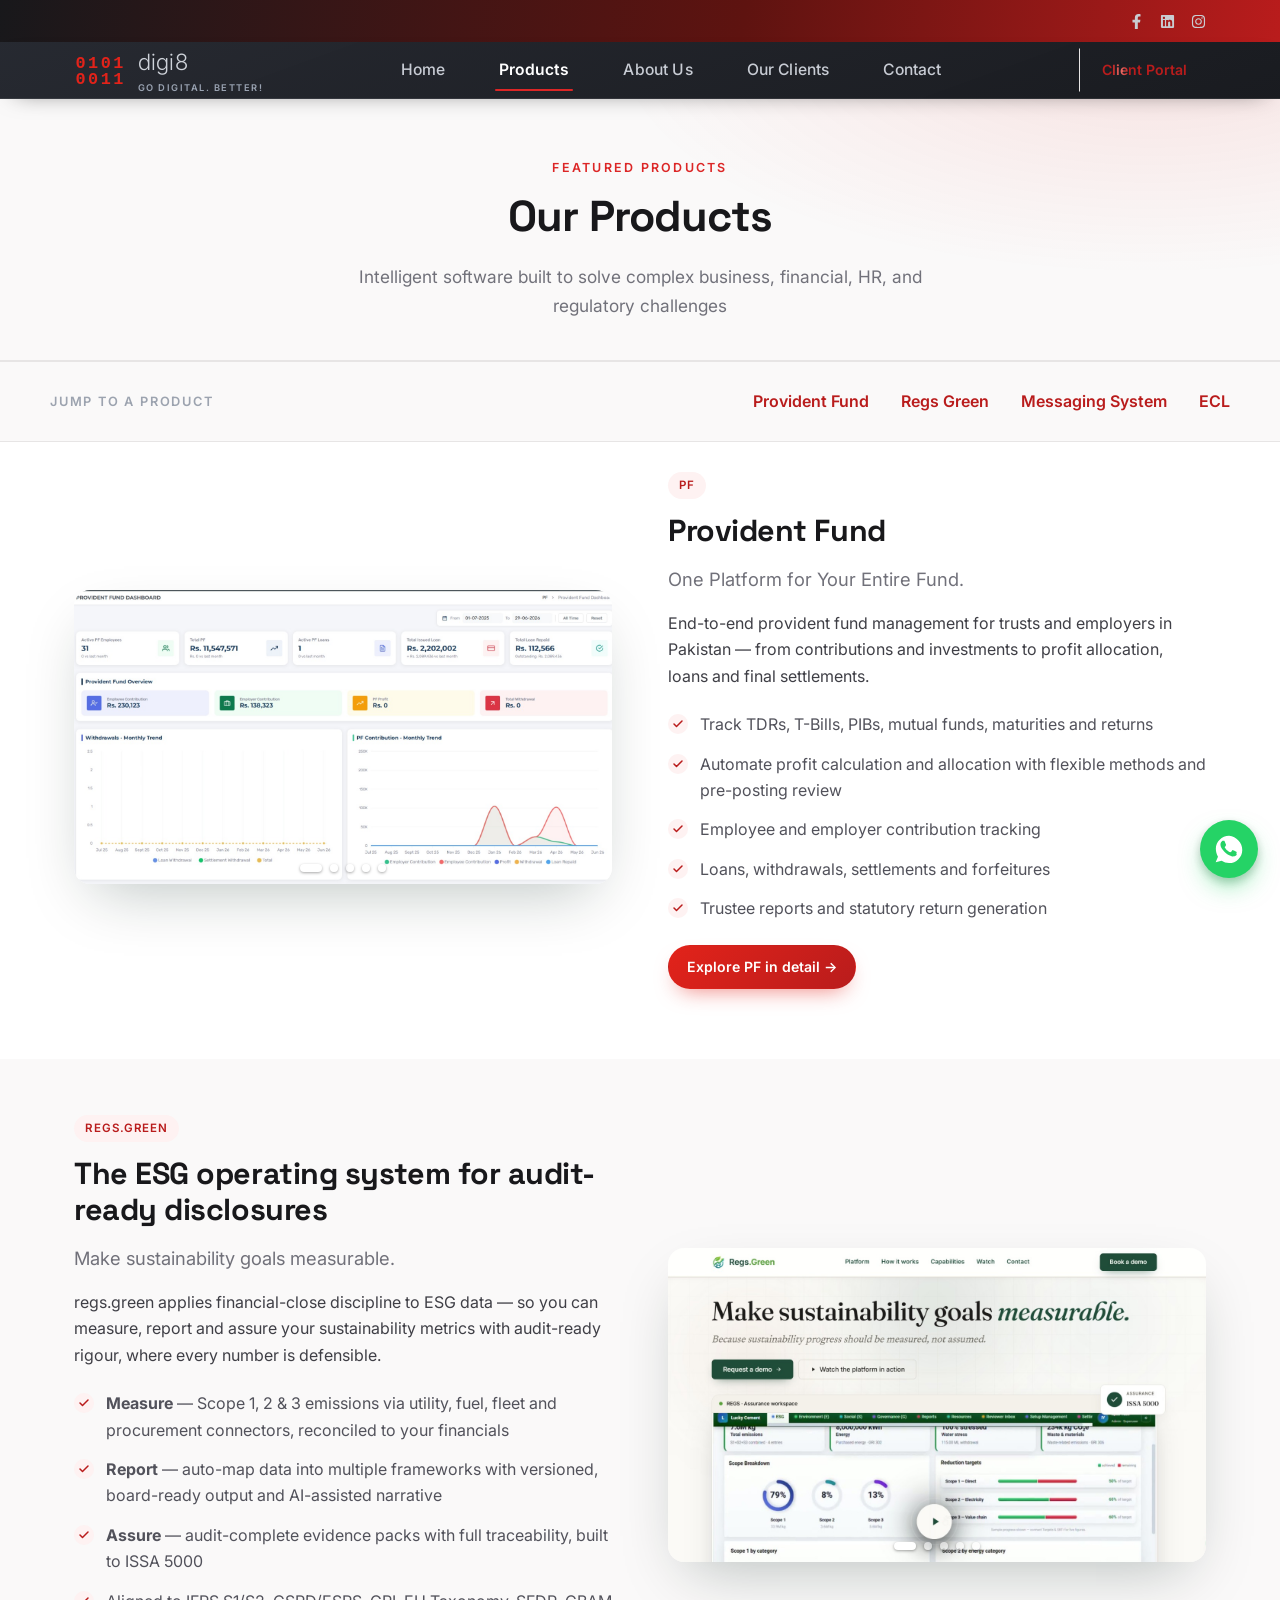
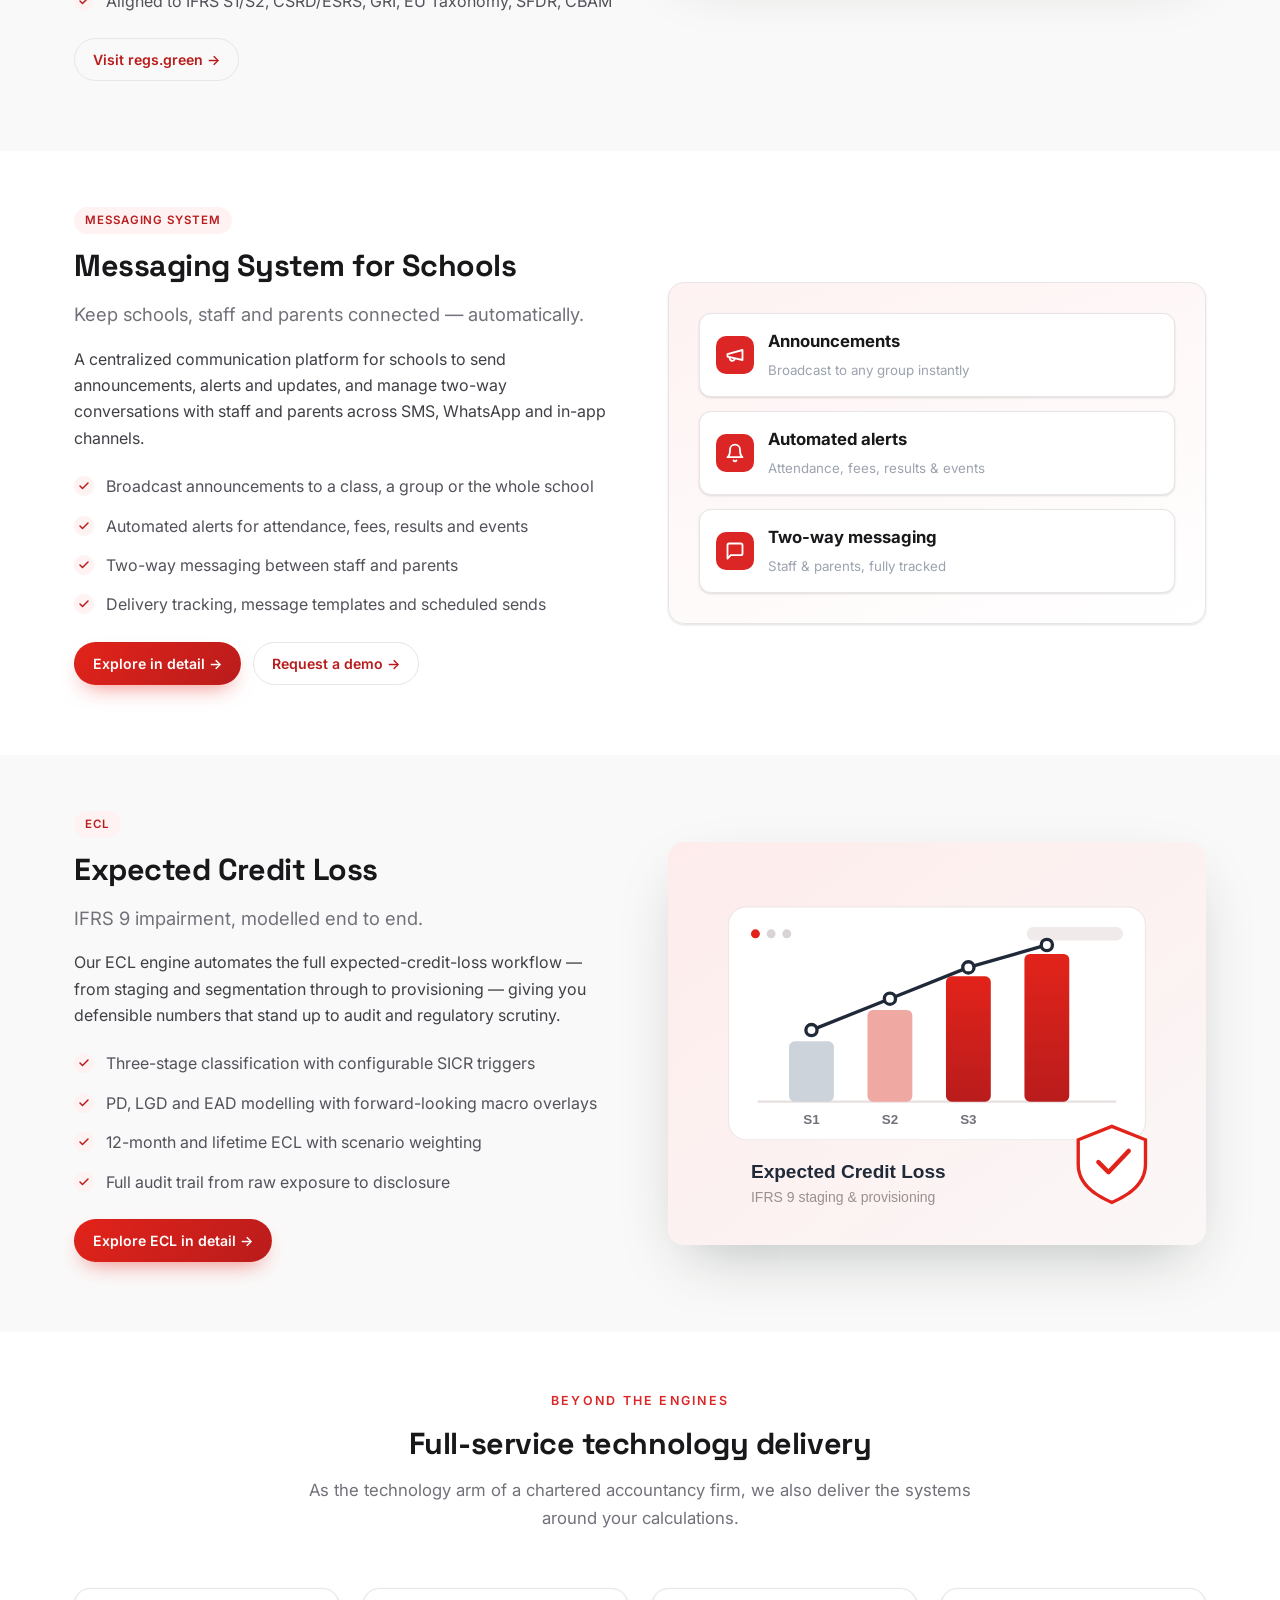
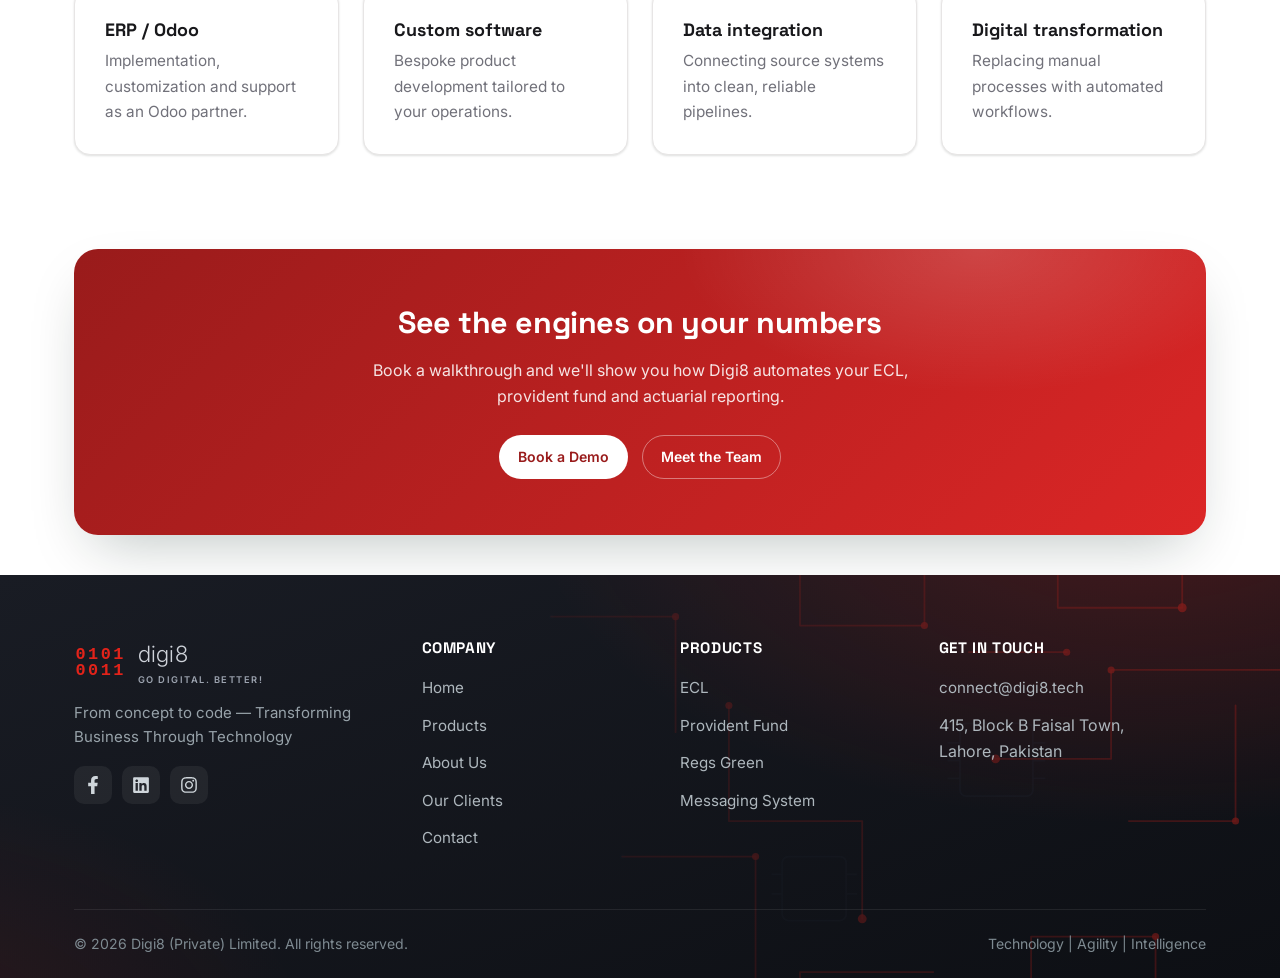
<file: products/index.html>
﻿<!doctype html>
<html lang="en">
<head>
  <meta charset="UTF-8" />
  <link rel="icon" type="image/svg+xml" href="/assets/img/favicon.svg" />
  <meta name="viewport" content="width=device-width, initial-scale=1" />
  <meta http-equiv="Cache-Control" content="no-cache, no-store, must-revalidate" />
  <meta http-equiv="Pragma" content="no-cache" />
  <meta http-equiv="Expires" content="0" />
  <title>Products — Digi8 | ECL, Provident Fund, regs.green ESG &amp; Compliance</title>
  <meta name="description" content="Digi8 products: ECL (Expected Credit Loss, IFRS 9), Provident Fund administration, Present Value & actuarial valuations (IAS 19), and regulatory compliance reporting." />
  <link rel="preconnect" href="https://fonts.googleapis.com" />
  <link rel="preconnect" href="https://fonts.gstatic.com" crossorigin />
  <link rel="stylesheet" href="https://fonts.googleapis.com/css2?family=Inter:wght@300;400;500;600;700&family=Space+Grotesk:wght@500;600;700&display=swap" />
  <link rel="stylesheet" href="/assets/css/styles.css?v=103" />
</head>
<body>

  <div class="topbar">
    <div class="container topbar__inner">
      <div class="topbar__social" style="margin-left:auto">
        <a href="https://www.facebook.com/p/Digi8-61577698963574/" target="_blank" rel="noopener" aria-label="Facebook"><svg viewBox="0 0 320 512" fill="currentColor"><path d="M279.14 288l14.22-92.66h-88.91v-60.13c0-25.35 12.42-50.06 52.24-50.06h40.42V6.26S260.43 0 225.36 0c-73.22 0-121.08 44.38-121.08 124.72v70.62H22.89V288h81.39v224h100.17V288z"/></svg></a>
        <a href="https://pk.linkedin.com/company/digi8-private-limited" target="_blank" rel="noopener" aria-label="LinkedIn"><svg viewBox="0 0 448 512" fill="currentColor"><path d="M416 32H31.9C14.3 32 0 46.5 0 64.3v383.4C0 465.5 14.3 480 31.9 480H416c17.6 0 32-14.5 32-32.3V64.3c0-17.8-14.4-32.3-32-32.3zM135.4 416H69V202.2h66.5V416zm-33.2-243c-21.3 0-38.5-17.3-38.5-38.5S80.9 96 102.2 96c21.2 0 38.5 17.3 38.5 38.5 0 21.3-17.2 38.5-38.5 38.5zm282.1 243h-66.4V312c0-24.8-.5-56.7-34.5-56.7-34.6 0-39.9 27-39.9 54.9V416h-66.4V202.2h63.7v29.2h.9c8.9-16.8 30.6-34.5 62.9-34.5 67.2 0 79.7 44.3 79.7 101.9V416z"/></svg></a>
        <a href="https://www.instagram.com/digi8.tech" target="_blank" rel="noopener" aria-label="Instagram"><svg viewBox="0 0 448 512" fill="currentColor"><path d="M224.1 141c-63.6 0-114.9 51.3-114.9 114.9s51.3 114.9 114.9 114.9S339 319.5 339 255.9 287.7 141 224.1 141zm0 189.6c-41.1 0-74.7-33.5-74.7-74.7s33.5-74.7 74.7-74.7 74.7 33.5 74.7 74.7-33.6 74.7-74.7 74.7zm146.4-194.3c0 14.9-12 26.8-26.8 26.8-14.9 0-26.8-12-26.8-26.8s12-26.8 26.8-26.8 26.8 12 26.8 26.8zm76.1 27.2c-1.7-35.9-9.9-67.7-36.2-93.9-26.2-26.2-58-34.4-93.9-36.2-37-2.1-147.9-2.1-184.9 0-35.8 1.7-67.6 9.9-93.9 36.1s-34.4 58-36.2 93.9c-2.1 37-2.1 147.9 0 184.9 1.7 35.9 9.9 67.7 36.2 93.9s58 34.4 93.9 36.2c37 2.1 147.9 2.1 184.9 0 35.9-1.7 67.7-9.9 93.9-36.2 26.2-26.2 34.4-58 36.2-93.9 2.1-37 2.1-147.8 0-184.8zM398.8 388c-7.8 19.6-22.9 34.7-42.6 42.6-29.5 11.7-99.5 9-132.1 9s-102.7 2.6-132.1-9c-19.6-7.8-34.7-22.9-42.6-42.6-11.7-29.5-9-99.5-9-132.1s-2.6-102.7 9-132.1c7.8-19.6 22.9-34.7 42.6-42.6 29.5-11.7 99.5-9 132.1-9s102.7-2.6 132.1 9c19.6 7.8 34.7 22.9 42.6 42.6 11.7 29.5 9 99.5 9 132.1s2.7 102.7-9 132.1z"/></svg></a>
      </div>
    </div>
  </div>
  <header class="site-header">
    <div class="container site-header__inner">
      <a class="brand" href="/index.html" aria-label="Digi8 home">
        <img class="brand__mark" src="/assets/img/digi8-binary.svg" alt="" width="66" height="40" />
        <span class="brand__name"><span class="brand-shine">digi8</span><small>Go Digital. Better!</small></span>
      </a>
      <nav class="nav" id="primary-nav" aria-label="Primary">
        <a href="/index.html">Home</a>
        <a href="/products/index.html" class="is-active" aria-current="page">Products</a>
        <a href="/about/index.html">About Us</a>
        <a href="/clients/index.html">Our Clients</a>
        <a href="/contact/index.html">Contact</a>
      </nav>
      <div class="header-cta">
        <a class="btn btn-primary btn-portal" href="/odoo/#odoo-form-section"><span class="btn-shine">Client Portal</span></a>
        <button class="nav-toggle" type="button" aria-controls="primary-nav" aria-expanded="false" aria-label="Toggle menu"><span></span></button>
      </div>
    </div>
  </header>

  <!-- Page title (connects to the home "Our Products" section) -->
  <section class="page-hero">
    <div class="container">
      <span class="eyebrow">Featured Products</span>
      <h1>Our Products</h1>
      <p>Intelligent software built to solve complex business, financial, HR, and regulatory challenges</p>
    </div>
  </section>

  <!-- Quick nav -->
  <div class="trust">
    <div class="container trust__row">
      <span class="trust__label">Jump to a product</span>
      <div class="trust__items">
        <span><a href="#pf">Provident Fund</a></span>
        <span><a href="#regsgreen">Regs Green</a></span>
        <span><a href="#messaging">Messaging System</a></span>
        <span><a href="#ecl">ECL</a></span>
      </div>
    </div>
  </div>

  <!-- PF -->
  <section class="section section--flush-top" id="pf">
    <div class="container split split--rev">
      <div class="reveal">
        <div class="img-slider" data-slider data-autoplay="3500">
          <div class="img-slider__track">
            <img src="/assets/img/products/pf2.jpg" alt="Digi8 PF — Provident Fund dashboard" loading="lazy" />
            <img src="/assets/img/products/pf3.jpg" alt="Digi8 PF — Loan management dashboard" loading="lazy" />
            <img src="/assets/img/products/pf4.jpg" alt="Digi8 PF — Loan analytics" loading="lazy" />
            <img src="/assets/img/products/pf5.jpg" alt="Digi8 PF — Loan management overview" loading="lazy" />
            <img src="/assets/img/products/pf6.jpg" alt="Digi8 PF — Employee profit distribution" loading="lazy" />
          </div>
          <button class="img-slider__arrow img-slider__arrow--prev" type="button" aria-label="Previous"><svg width="18" height="18" viewBox="0 0 24 24" fill="none" stroke="currentColor" stroke-width="2.5" stroke-linecap="round" stroke-linejoin="round"><path d="m15 18-6-6 6-6"/></svg></button>
          <button class="img-slider__arrow img-slider__arrow--next" type="button" aria-label="Next"><svg width="18" height="18" viewBox="0 0 24 24" fill="none" stroke="currentColor" stroke-width="2.5" stroke-linecap="round" stroke-linejoin="round"><path d="m9 18 6-6-6-6"/></svg></button>
          <div class="img-slider__dots" role="tablist" aria-label="Slides"></div>
        </div>
      </div>
      <div class="reveal">
        <span class="card__badge">PF</span>
        <h2>Provident Fund</h2>
        <p class="lead">One Platform for Your Entire Fund.</p>
        <p>End-to-end provident fund management for trusts and employers in Pakistan — from contributions and investments to profit allocation, loans and final settlements.</p>
        <ul class="check-list">
          <li>Track TDRs, T-Bills, PIBs, mutual funds, maturities and returns</li>
          <li>Automate profit calculation and allocation with flexible methods and pre-posting review</li>
          <li>Employee and employer contribution tracking</li>
          <li>Loans, withdrawals, settlements and forfeitures</li>
          <li>Trustee reports and statutory return generation</li>
        </ul>
        <p style="margin-top:24px"><a class="btn btn-primary" href="/products/pf/index.html">Explore PF in detail →</a></p>
      </div>
    </div>
  </section>

  <!-- regs.green -->
  <section class="section section--soft" id="regsgreen">
    <div class="container split">
      <div class="reveal">
        <span class="card__badge">regs.green</span>
        <h2>The ESG operating system for audit-ready disclosures</h2>
        <p class="lead">Make sustainability goals measurable.</p>
        <p>regs.green applies financial-close discipline to ESG data — so you can measure, report and assure your sustainability metrics with audit-ready rigour, where every number is defensible.</p>
        <ul class="check-list">
          <li><strong>Measure</strong> — Scope 1, 2 &amp; 3 emissions via utility, fuel, fleet and procurement connectors, reconciled to your financials</li>
          <li><strong>Report</strong> — auto-map data into multiple frameworks with versioned, board-ready output and AI-assisted narrative</li>
          <li><strong>Assure</strong> — audit-complete evidence packs with full traceability, built to ISSA 5000</li>
          <li>Aligned to IFRS S1/S2, CSRD/ESRS, GRI, EU Taxonomy, SFDR, CBAM</li>
        </ul>
        <p style="margin-top:24px"><a class="btn btn-ghost" href="https://www.regs.green" target="_blank" rel="noopener">Visit regs.green →</a></p>
      </div>
      <div class="reveal">
        <div class="img-slider" data-slider data-autoplay="3500">
          <div class="img-slider__track">
            <img src="/assets/img/products/regsgreen1.jpg" alt="regs.green — make sustainability goals measurable" loading="lazy" />
            <img src="/assets/img/products/regsgreen2.jpg" alt="regs.green — three modules, one ledger of truth" loading="lazy" />
            <img src="/assets/img/products/regsgreen3.jpg" alt="regs.green — from raw data to signed-off disclosure" loading="lazy" />
            <img src="/assets/img/products/regsgreen4.jpg" alt="regs.green — ESG infrastructure built to advance your business" loading="lazy" />
            <img src="/assets/img/products/regsgreen5.jpg" alt="regs.green — assurance-ready by design" loading="lazy" />
          </div>
          <button class="img-slider__arrow img-slider__arrow--prev" type="button" aria-label="Previous"><svg width="18" height="18" viewBox="0 0 24 24" fill="none" stroke="currentColor" stroke-width="2.5" stroke-linecap="round" stroke-linejoin="round"><path d="m15 18-6-6 6-6"/></svg></button>
          <button class="img-slider__arrow img-slider__arrow--next" type="button" aria-label="Next"><svg width="18" height="18" viewBox="0 0 24 24" fill="none" stroke="currentColor" stroke-width="2.5" stroke-linecap="round" stroke-linejoin="round"><path d="m9 18 6-6-6-6"/></svg></button>
          <div class="img-slider__dots" role="tablist" aria-label="Slides"></div>
        </div>
      </div>
    </div>
  </section>

  <!-- Messaging System for Schools -->
  <section class="section" id="messaging">
    <div class="container split">
      <div class="reveal">
        <span class="card__badge">Messaging System</span>
        <h2>Messaging System for Schools</h2>
        <p class="lead">Keep schools, staff and parents connected — automatically.</p>
        <p>A centralized communication platform for schools to send announcements, alerts and updates, and manage two-way conversations with staff and parents across SMS, WhatsApp and in-app channels.</p>
        <ul class="check-list">
          <li>Broadcast announcements to a class, a group or the whole school</li>
          <li>Automated alerts for attendance, fees, results and events</li>
          <li>Two-way messaging between staff and parents</li>
          <li>Delivery tracking, message templates and scheduled sends</li>
        </ul>
        <p style="margin-top:24px; display:flex; gap:12px; flex-wrap:wrap;">
          <a class="btn btn-primary" href="/products/messaging/index.html">Explore in detail →</a>
          <a class="btn btn-ghost" href="/contact/index.html">Request a demo →</a>
        </p>
      </div>
      <div class="split__media reveal" aria-hidden="true">
        <div class="metric-row"><span class="dot"><svg width="20" height="20" viewBox="0 0 24 24" fill="none" stroke="currentColor" stroke-width="2.2" stroke-linecap="round" stroke-linejoin="round"><path d="m3 11 18-5v12L3 14z"/><path d="M11.6 16.8a3 3 0 1 1-5.8-1.6"/></svg></span><div><b>Announcements</b><small>Broadcast to any group instantly</small></div></div>
        <div class="metric-row"><span class="dot"><svg width="20" height="20" viewBox="0 0 24 24" fill="none" stroke="currentColor" stroke-width="2.2" stroke-linecap="round" stroke-linejoin="round"><path d="M6 8a6 6 0 0 1 12 0c0 7 3 9 3 9H3s3-2 3-9"/><path d="M10.3 21a1.94 1.94 0 0 0 3.4 0"/></svg></span><div><b>Automated alerts</b><small>Attendance, fees, results &amp; events</small></div></div>
        <div class="metric-row"><span class="dot"><svg width="20" height="20" viewBox="0 0 24 24" fill="none" stroke="currentColor" stroke-width="2.2" stroke-linecap="round" stroke-linejoin="round"><path d="M21 15a2 2 0 0 1-2 2H7l-4 4V5a2 2 0 0 1 2-2h14a2 2 0 0 1 2 2z"/></svg></span><div><b>Two-way messaging</b><small>Staff &amp; parents, fully tracked</small></div></div>
      </div>
    </div>
  </section>

  <!-- ECL -->
  <section class="section section--soft" id="ecl">
    <div class="container split">
      <div class="reveal">
        <span class="card__badge">ECL</span>
        <h2>Expected Credit Loss</h2>
        <p class="lead">IFRS 9 impairment, modelled end to end.</p>
        <p>Our ECL engine automates the full expected-credit-loss workflow — from staging and segmentation through to provisioning — giving you defensible numbers that stand up to audit and regulatory scrutiny.</p>
        <ul class="check-list">
          <li>Three-stage classification with configurable SICR triggers</li>
          <li>PD, LGD and EAD modelling with forward-looking macro overlays</li>
          <li>12-month and lifetime ECL with scenario weighting</li>
          <li>Full audit trail from raw exposure to disclosure</li>
        </ul>
        <p style="margin-top:24px"><a class="btn btn-primary" href="/products/ecl/index.html">Explore ECL in detail →</a></p>
      </div>
      <div class="split__media media-figure reveal">
        <img src="/assets/img/products/ecl-themed.svg?r=1" alt="Expected Credit Loss — IFRS 9 staging and provisioning" loading="lazy" />
      </div>
    </div>
  </section>

  <!-- Beyond products -->
  <section class="section">
    <div class="container">
      <div class="section-head reveal">
        <span class="eyebrow">Beyond the engines</span>
        <h2>Full-service technology delivery</h2>
        <p>As the technology arm of a chartered accountancy firm, we also deliver the systems around your calculations.</p>
      </div>
      <div class="grid grid-4">
        <div class="card reveal"><h3>ERP / Odoo</h3><p>Implementation, customization and support as an Odoo partner.</p></div>
        <div class="card reveal"><h3>Custom software</h3><p>Bespoke product development tailored to your operations.</p></div>
        <div class="card reveal"><h3>Data integration</h3><p>Connecting source systems into clean, reliable pipelines.</p></div>
        <div class="card reveal"><h3>Digital transformation</h3><p>Replacing manual processes with automated workflows.</p></div>
      </div>
    </div>
  </section>

  <!-- CTA -->
  <section class="section section--tight">
    <div class="container">
      <div class="cta-band reveal">
        <h2>See the engines on your numbers</h2>
        <p>Book a walkthrough and we'll show you how Digi8 automates your ECL, provident fund and actuarial reporting.</p>
        <div class="btn-row">
          <a class="btn btn-light" href="/contact/index.html">Book a Demo</a>
          <a class="btn btn-outline-light" href="/about/index.html">Meet the Team</a>
        </div>
      </div>
    </div>
  </section>

  <!-- Footer -->
  <footer class="site-footer">
    <div class="container">
      <div class="footer-grid">
        <div>
          <a class="brand" href="/index.html"><img class="brand__mark" src="/assets/img/digi8-binary.svg" alt="" width="66" height="40" /><span class="brand__name"><span class="brand-shine">digi8</span><small>Go Digital. Better!</small></span></a>
          <p style="margin-top:16px">From concept to code — Transforming Business Through Technology</p>
          <div class="footer-social">
            <a href="https://www.facebook.com/p/Digi8-61577698963574/" target="_blank" rel="noopener" aria-label="Facebook"><svg width="18" height="18" viewBox="0 0 320 512" fill="currentColor"><path d="M279.14 288l14.22-92.66h-88.91v-60.13c0-25.35 12.42-50.06 52.24-50.06h40.42V6.26S260.43 0 225.36 0c-73.22 0-121.08 44.38-121.08 124.72v70.62H22.89V288h81.39v224h100.17V288z"/></svg></a>
            <a href="https://pk.linkedin.com/company/digi8-private-limited" target="_blank" rel="noopener" aria-label="LinkedIn"><svg width="18" height="18" viewBox="0 0 448 512" fill="currentColor"><path d="M416 32H31.9C14.3 32 0 46.5 0 64.3v383.4C0 465.5 14.3 480 31.9 480H416c17.6 0 32-14.5 32-32.3V64.3c0-17.8-14.4-32.3-32-32.3zM135.4 416H69V202.2h66.5V416zm-33.2-243c-21.3 0-38.5-17.3-38.5-38.5S80.9 96 102.2 96c21.2 0 38.5 17.3 38.5 38.5 0 21.3-17.2 38.5-38.5 38.5zm282.1 243h-66.4V312c0-24.8-.5-56.7-34.5-56.7-34.6 0-39.9 27-39.9 54.9V416h-66.4V202.2h63.7v29.2h.9c8.9-16.8 30.6-34.5 62.9-34.5 67.2 0 79.7 44.3 79.7 101.9V416z"/></svg></a>
            <a href="https://www.instagram.com/digi8.tech" target="_blank" rel="noopener" aria-label="Instagram"><svg width="18" height="18" viewBox="0 0 448 512" fill="currentColor"><path d="M224.1 141c-63.6 0-114.9 51.3-114.9 114.9s51.3 114.9 114.9 114.9S339 319.5 339 255.9 287.7 141 224.1 141zm0 189.6c-41.1 0-74.7-33.5-74.7-74.7s33.5-74.7 74.7-74.7 74.7 33.5 74.7 74.7-33.6 74.7-74.7 74.7zm146.4-194.3c0 14.9-12 26.8-26.8 26.8-14.9 0-26.8-12-26.8-26.8s12-26.8 26.8-26.8 26.8 12 26.8 26.8zm76.1 27.2c-1.7-35.9-9.9-67.7-36.2-93.9-26.2-26.2-58-34.4-93.9-36.2-37-2.1-147.9-2.1-184.9 0-35.8 1.7-67.6 9.9-93.9 36.1s-34.4 58-36.2 93.9c-2.1 37-2.1 147.9 0 184.9 1.7 35.9 9.9 67.7 36.2 93.9s58 34.4 93.9 36.2c37 2.1 147.9 2.1 184.9 0 35.9-1.7 67.7-9.9 93.9-36.2 26.2-26.2 34.4-58 36.2-93.9 2.1-37 2.1-147.8 0-184.8zM398.8 388c-7.8 19.6-22.9 34.7-42.6 42.6-29.5 11.7-99.5 9-132.1 9s-102.7 2.6-132.1-9c-19.6-7.8-34.7-22.9-42.6-42.6-11.7-29.5-9-99.5-9-132.1s-2.6-102.7 9-132.1c7.8-19.6 22.9-34.7 42.6-42.6 29.5-11.7 99.5-9 132.1-9s102.7-2.6 132.1 9c19.6 7.8 34.7 22.9 42.6 42.6 11.7 29.5 9 99.5 9 132.1s2.7 102.7-9 132.1z"/></svg></a>
          </div>
        </div>
        <div class="footer-col">
          <h4>Company</h4>
          <ul>
            <li><a href="/index.html">Home</a></li>
            <li><a href="/products/index.html">Products</a></li>
            <li><a href="/about/index.html">About Us</a></li>
            <li><a href="/clients/index.html">Our Clients</a></li>
            <li><a href="/contact/index.html">Contact</a></li>
          </ul>
        </div>
        <div class="footer-col">
          <h4>Products</h4>
          <ul>
            <li><a href="/products/index.html#ecl">ECL</a></li>
            <li><a href="/products/pf/index.html">Provident Fund</a></li>
            <li><a href="https://www.regs.green" target="_blank" rel="noopener">Regs Green</a></li>
            <li><a href="/products/index.html#messaging">Messaging System</a></li>
          </ul>
        </div>
        <div class="footer-col">
          <h4>Get in touch</h4>
          <ul>
            <li><a href="mailto:connect@digi8.tech">connect@digi8.tech</a></li>
            <!-- <li><a href="https://wa.me/923214639297" target="_blank" rel="noopener">+92 321 4639297</a></li> -->
            <li>415, Block B Faisal Town,<br>Lahore, Pakistan</li>
          </ul>
        </div>
      </div>
      <div class="footer-bottom">
        <span>© 2026 Digi8 (Private) Limited. All rights reserved.</span>
        <span>Technology | Agility | Intelligence</span>
      </div>
    </div>
  </footer>

  <script src="/assets/js/main.js"></script>
  <script>
    (function () {
      document.querySelectorAll("[data-slider]").forEach(function (slider) {
        var track = slider.querySelector(".img-slider__track");
        var dotsWrap = slider.querySelector(".img-slider__dots");
        var prev = slider.querySelector(".img-slider__arrow--prev");
        var next = slider.querySelector(".img-slider__arrow--next");
        var n = track.children.length, i = 0, timer;
        var delay = parseInt(slider.getAttribute("data-autoplay"), 10) || 0;
        function update() {
          Array.prototype.forEach.call(dotsWrap.children, function (d, idx) {
            d.classList.toggle("is-active", idx === i);
          });
        }
        function go(k) { i = (k + n) % n; track.style.transform = "translateX(-" + (i * 100) + "%)"; update(); }
        function start() { if (delay > 0) timer = setInterval(function () { go(i + 1); }, delay); }
        function restart() { clearInterval(timer); start(); }
        for (var k = 0; k < n; k++) {
          (function (k) {
            var b = document.createElement("button");
            b.type = "button"; b.setAttribute("aria-label", "Slide " + (k + 1));
            b.addEventListener("click", function () { go(k); restart(); });
            dotsWrap.appendChild(b);
          })(k);
        }
        if (prev) prev.addEventListener("click", function () { go(i - 1); restart(); });
        if (next) next.addEventListener("click", function () { go(i + 1); restart(); });
        go(0); start();
      });
    })();
  </script>
  <!-- WhatsApp floating button -->
  <span class="wa-fab" role="img" aria-label="WhatsApp" title="WhatsApp">
    <svg viewBox="0 0 24 24" fill="currentColor" aria-hidden="true"><path d="M12.04 2C6.58 2 2.13 6.45 2.13 11.9c0 2.1.55 4.06 1.6 5.82L2 22l4.42-1.16a9.9 9.9 0 0 0 5.62 1.74h.01c5.46 0 9.9-4.45 9.9-9.9 0-2.65-1.03-5.14-2.9-7.01A9.82 9.82 0 0 0 12.04 2zm5.8 14.06c-.25.7-1.44 1.33-2 1.42-.53.08-1.2.11-1.94-.12-.45-.14-1.02-.33-1.76-.65-3.1-1.34-5.12-4.46-5.28-4.67-.15-.2-1.26-1.67-1.26-3.19 0-1.52.8-2.27 1.08-2.58.28-.31.61-.39.82-.39.2 0 .41 0 .59.01.19.01.44-.07.69.53.25.6.86 2.1.94 2.25.08.15.13.33.03.53-.1.2-.15.33-.3.5-.15.18-.31.4-.45.53-.15.15-.3.31-.13.6.17.3.76 1.25 1.63 2.02 1.12 1 2.07 1.31 2.36 1.46.3.15.47.13.64-.08.17-.2.74-.86.94-1.16.2-.3.4-.25.67-.15.27.1 1.72.81 2.01.96.3.15.5.22.57.35.07.12.07.72-.18 1.42z"/></svg>
  </span>
</body>
</html>
</file>
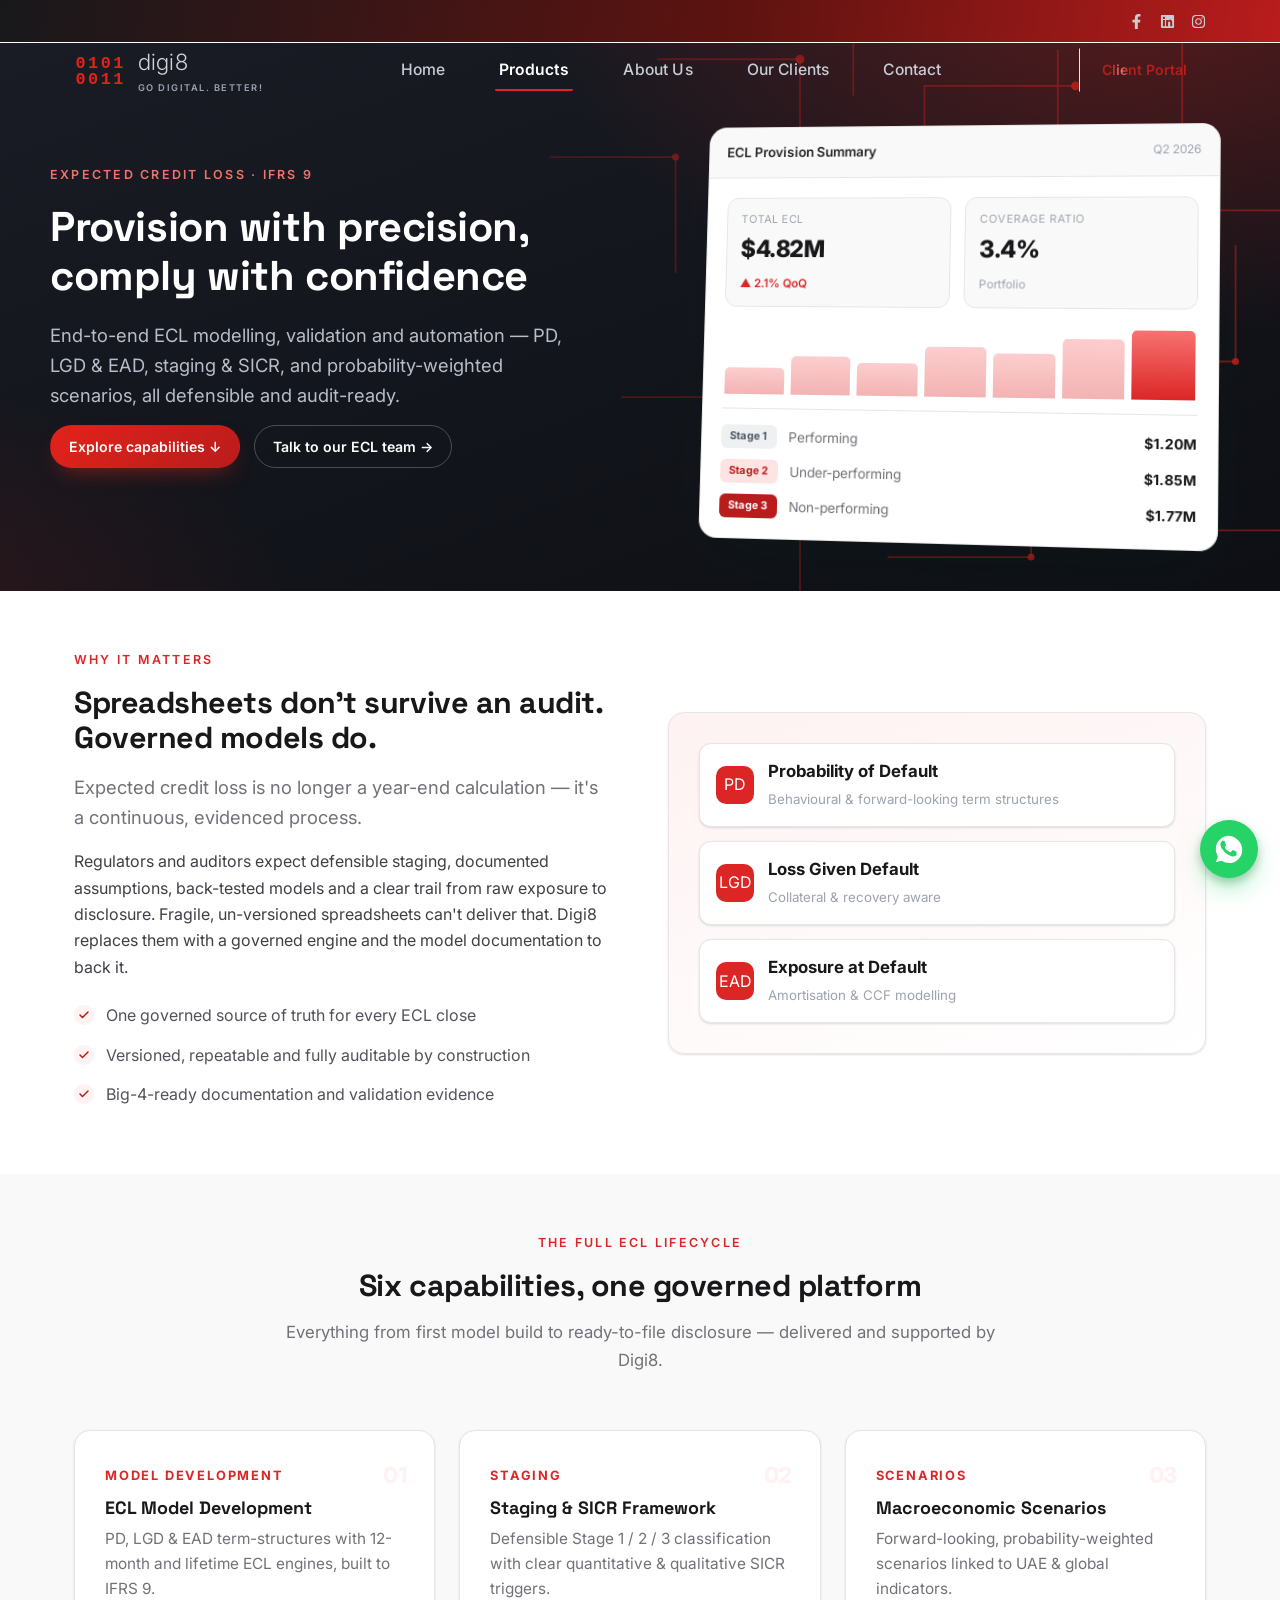
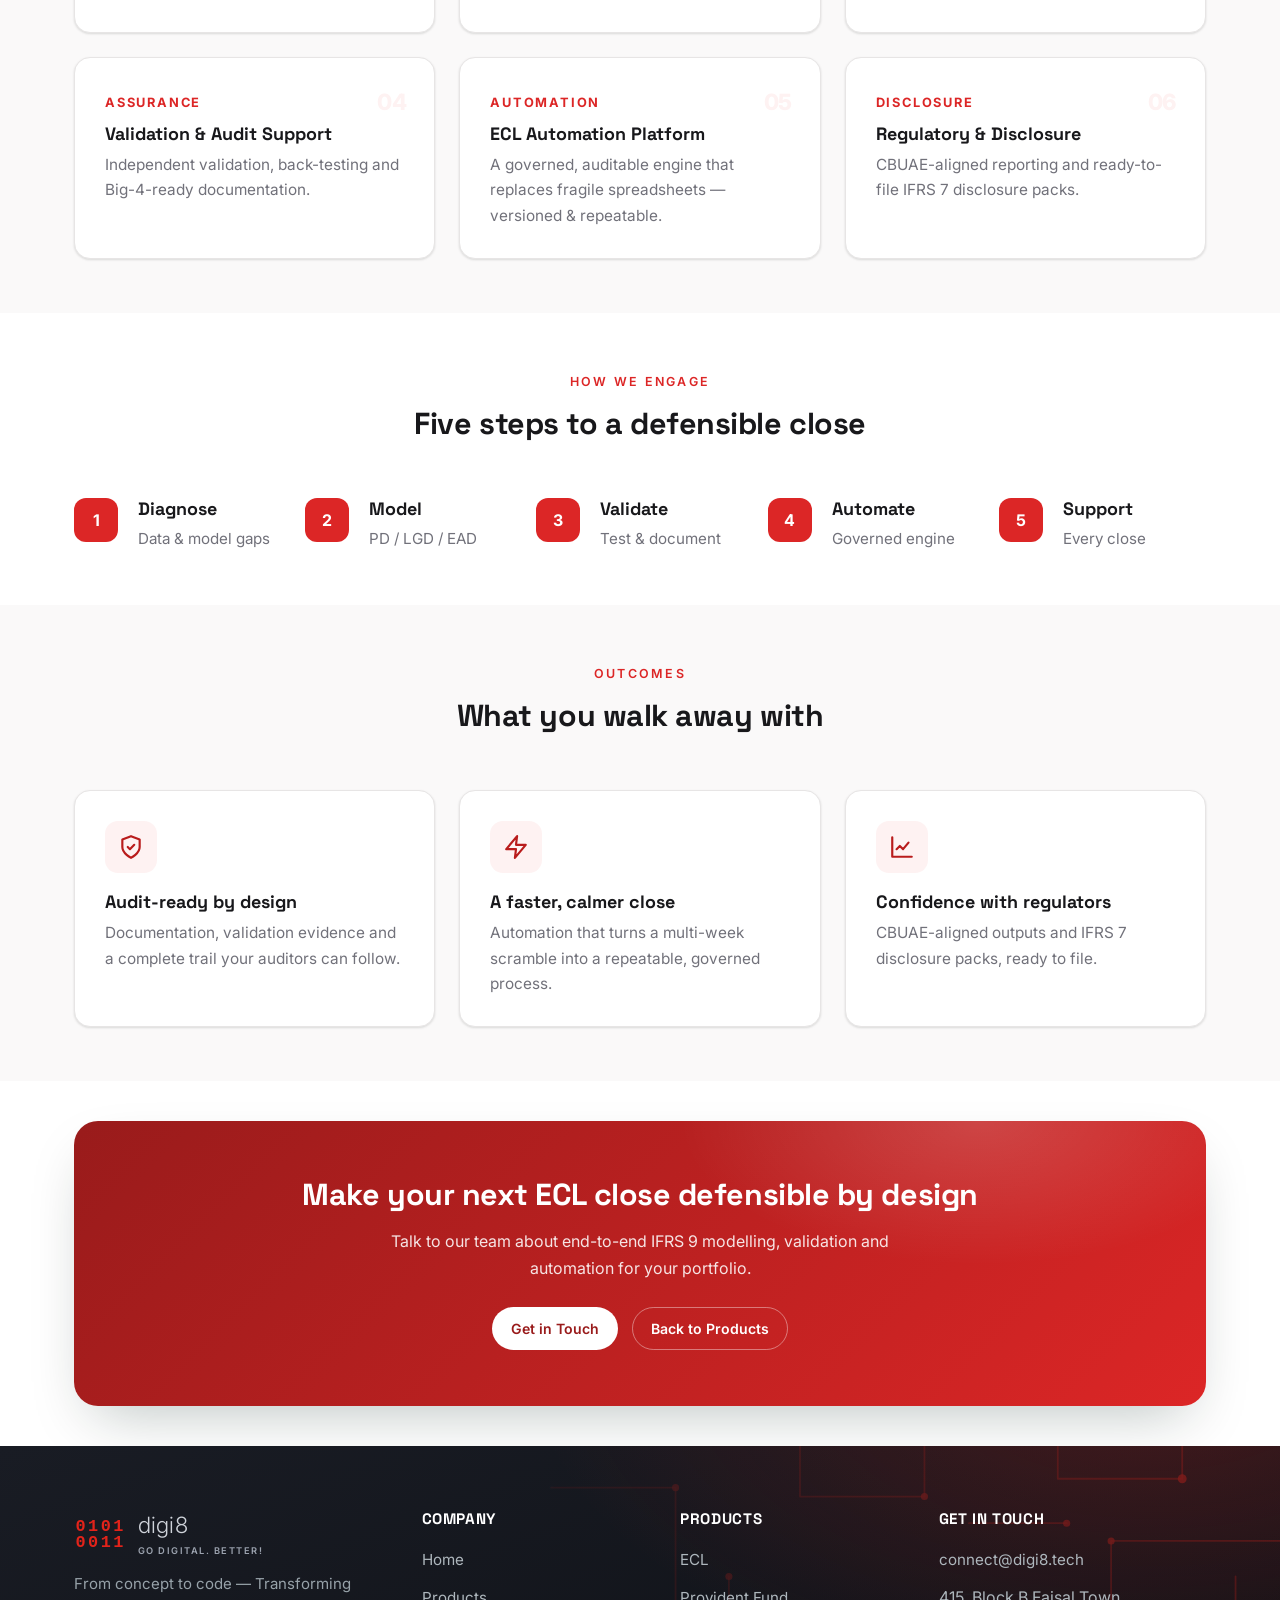
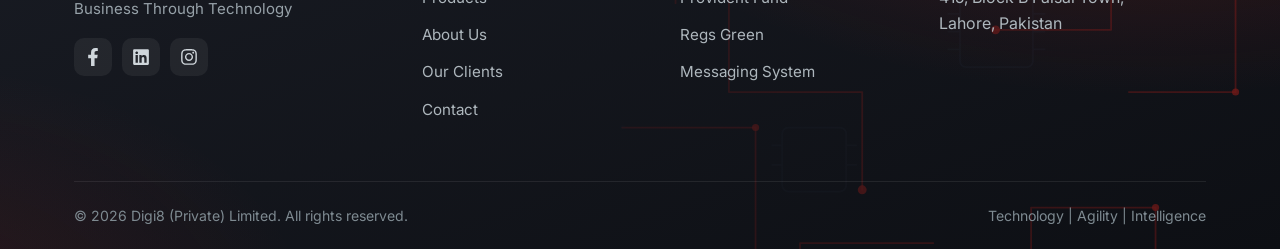
<file: products/ecl/index.html>
﻿<!doctype html>
<html lang="en">
<head>
  <meta charset="UTF-8" />
  <link rel="icon" type="image/svg+xml" href="/assets/img/favicon.svg" />
  <meta name="viewport" content="width=device-width, initial-scale=1" />
  <meta http-equiv="Cache-Control" content="no-cache, no-store, must-revalidate" />
  <meta http-equiv="Pragma" content="no-cache" />
  <meta http-equiv="Expires" content="0" />
  <title>ECL — Expected Credit Loss (IFRS 9) | Digi8</title>
  <meta name="description" content="Digi8 ECL: end-to-end IFRS 9 expected credit loss modelling, validation and automation for banks, finance companies and NBFIs. PD, LGD, EAD, staging & SICR, macro scenarios, CBUAE-aligned disclosure." />
  <link rel="preconnect" href="https://fonts.googleapis.com" />
  <link rel="preconnect" href="https://fonts.gstatic.com" crossorigin />
  <link rel="stylesheet" href="https://fonts.googleapis.com/css2?family=Inter:wght@300;400;500;600;700&family=Space+Grotesk:wght@500;600;700&family=Playfair+Display:ital,wght@1,500;1,600&display=swap" />
  <link rel="stylesheet" href="/assets/css/styles.css?v=96" />
  <style>
    /* ECL product-page specifics (built on the shared red + charcoal theme) */
    .product-hero { position: relative; overflow: hidden; background:
        radial-gradient(900px 480px at 88% -10%, rgba(226,35,26,.22), transparent 60%),
        radial-gradient(700px 420px at -5% 110%, rgba(226,35,26,.10), transparent 55%),
        var(--ink-900); color: #d7d5d8; padding: 84px 0 76px; }
    .product-hero .container { position: relative; z-index: 1; }
    .product-hero .eyebrow { color: var(--emerald-500); }
    .product-hero .audience { font-size: .82rem; letter-spacing: .16em; text-transform: uppercase; color: var(--ink-300); font-weight: 600; margin-bottom: 18px; }
    .product-hero h1 { color: #fff; max-width: 16ch; margin-bottom: 22px; }
    .product-hero h1 em { font-family: "Playfair Display", Georgia, serif; font-style: italic; font-weight: 500; color: var(--emerald-500); }
    .product-hero__lead { font-size: 1.12rem; color: #c2c0c5; max-width: 620px; margin-bottom: 30px; }
    .product-hero__actions { display: flex; flex-wrap: wrap; gap: 14px; }
    .product-hero__meta { display: flex; gap: 36px; flex-wrap: wrap; margin-top: 40px; padding-top: 28px; border-top: 1px solid rgba(255,255,255,.12); }
    .product-hero__meta div strong { display: block; color: #fff; font-size: 1.05rem; font-weight: 600; }
    .product-hero__meta div span { color: var(--ink-300); font-size: .85rem; }

    .cap-card { position: relative; padding-top: 34px; }
    .cap-num { position: absolute; top: 26px; right: 28px; font-size: 1.4rem; font-weight: 800; color: var(--emerald-50); letter-spacing: -.02em; }
    .cap-card .k { font-size: .8rem; font-weight: 700; letter-spacing: .14em; text-transform: uppercase; color: var(--emerald-600); display: block; margin-bottom: 10px; }
  </style>
</head>
<body class="home">

  <div class="topbar">
    <div class="container topbar__inner">
      <div class="topbar__social" style="margin-left:auto">
        <a href="https://www.facebook.com/p/Digi8-61577698963574/" target="_blank" rel="noopener" aria-label="Facebook"><svg viewBox="0 0 320 512" fill="currentColor"><path d="M279.14 288l14.22-92.66h-88.91v-60.13c0-25.35 12.42-50.06 52.24-50.06h40.42V6.26S260.43 0 225.36 0c-73.22 0-121.08 44.38-121.08 124.72v70.62H22.89V288h81.39v224h100.17V288z"/></svg></a>
        <a href="https://pk.linkedin.com/company/digi8-private-limited" target="_blank" rel="noopener" aria-label="LinkedIn"><svg viewBox="0 0 448 512" fill="currentColor"><path d="M416 32H31.9C14.3 32 0 46.5 0 64.3v383.4C0 465.5 14.3 480 31.9 480H416c17.6 0 32-14.5 32-32.3V64.3c0-17.8-14.4-32.3-32-32.3zM135.4 416H69V202.2h66.5V416zm-33.2-243c-21.3 0-38.5-17.3-38.5-38.5S80.9 96 102.2 96c21.2 0 38.5 17.3 38.5 38.5 0 21.3-17.2 38.5-38.5 38.5zm282.1 243h-66.4V312c0-24.8-.5-56.7-34.5-56.7-34.6 0-39.9 27-39.9 54.9V416h-66.4V202.2h63.7v29.2h.9c8.9-16.8 30.6-34.5 62.9-34.5 67.2 0 79.7 44.3 79.7 101.9V416z"/></svg></a>
        <a href="https://www.instagram.com/digi8.tech" target="_blank" rel="noopener" aria-label="Instagram"><svg viewBox="0 0 448 512" fill="currentColor"><path d="M224.1 141c-63.6 0-114.9 51.3-114.9 114.9s51.3 114.9 114.9 114.9S339 319.5 339 255.9 287.7 141 224.1 141zm0 189.6c-41.1 0-74.7-33.5-74.7-74.7s33.5-74.7 74.7-74.7 74.7 33.5 74.7 74.7-33.6 74.7-74.7 74.7zm146.4-194.3c0 14.9-12 26.8-26.8 26.8-14.9 0-26.8-12-26.8-26.8s12-26.8 26.8-26.8 26.8 12 26.8 26.8zm76.1 27.2c-1.7-35.9-9.9-67.7-36.2-93.9-26.2-26.2-58-34.4-93.9-36.2-37-2.1-147.9-2.1-184.9 0-35.8 1.7-67.6 9.9-93.9 36.1s-34.4 58-36.2 93.9c-2.1 37-2.1 147.9 0 184.9 1.7 35.9 9.9 67.7 36.2 93.9s58 34.4 93.9 36.2c37 2.1 147.9 2.1 184.9 0 35.9-1.7 67.7-9.9 93.9-36.2 26.2-26.2 34.4-58 36.2-93.9 2.1-37 2.1-147.8 0-184.8zM398.8 388c-7.8 19.6-22.9 34.7-42.6 42.6-29.5 11.7-99.5 9-132.1 9s-102.7 2.6-132.1-9c-19.6-7.8-34.7-22.9-42.6-42.6-11.7-29.5-9-99.5-9-132.1s-2.6-102.7 9-132.1c7.8-19.6 22.9-34.7 42.6-42.6 29.5-11.7 99.5-9 132.1-9s102.7-2.6 132.1 9c19.6 7.8 34.7 22.9 42.6 42.6 11.7 29.5 9 99.5 9 132.1s2.7 102.7-9 132.1z"/></svg></a>
      </div>
    </div>
  </div>
  <header class="site-header">
    <div class="container site-header__inner">
      <a class="brand" href="/index.html" aria-label="Digi8 home">
        <img class="brand__mark" src="/assets/img/digi8-binary.svg" alt="" width="66" height="40" />
        <span class="brand__name"><span class="brand-shine">digi8</span><small>Go Digital. Better!</small></span>
      </a>
      <nav class="nav" id="primary-nav" aria-label="Primary">
        <a href="/index.html">Home</a>
        <a href="/products/index.html" class="is-active" aria-current="page">Products</a>
        <a href="/about/index.html">About Us</a>
        <a href="/clients/index.html">Our Clients</a>
        <a href="/contact/index.html">Contact</a>
      </nav>
      <div class="header-cta">
        <a class="btn btn-primary btn-portal" href="/odoo/#odoo-form-section"><span class="btn-shine">Client Portal</span></a>
        <button class="nav-toggle" type="button" aria-controls="primary-nav" aria-expanded="false" aria-label="Toggle menu"><span></span></button>
      </div>
    </div>
  </header>

  <!-- Hero -->
  <section class="hero">
    <div class="container hero__grid">
      <div class="hero__copy">
        <span class="eyebrow">Expected Credit Loss · IFRS 9</span>
        <h1>Provision with precision, comply with confidence</h1>
        <p class="hero__lead">End-to-end ECL modelling, validation and automation — PD, LGD &amp; EAD, staging &amp; SICR, and probability-weighted scenarios, all defensible and audit-ready.</p>
        <div class="hero__actions">
          <a class="btn btn-primary" href="#capabilities">Explore capabilities ↓</a>
          <a class="btn btn-ghost" href="/contact/index.html">Talk to our ECL team →</a>
        </div>
      </div>

      <div class="hero__visual" aria-hidden="true">
        <div class="hero__float">
          <div class="ui-card hero-media-3d">
            <div class="ui-card__bar"><b>ECL Provision Summary</b><em>Q2 2026</em></div>
            <div class="ui-card__body">
              <div class="ui-kpis">
                <div class="ui-kpi"><small>Total ECL</small><strong>$4.82M</strong><span class="delta">▲ 2.1% QoQ</span></div>
                <div class="ui-kpi"><small>Coverage ratio</small><strong>3.4%</strong><span class="muted">Portfolio</span></div>
              </div>
              <div class="ui-chart">
                <i style="height:38%"></i><i style="height:55%"></i><i style="height:47%"></i>
                <i style="height:70%"></i><i style="height:62%"></i><i style="height:84%"></i>
                <i class="hi" style="height:96%"></i>
              </div>
              <div class="ui-rows">
                <div class="ui-row"><span class="tag s1">Stage 1</span><i>Performing</i><b>$1.20M</b></div>
                <div class="ui-row"><span class="tag s2">Stage 2</span><i>Under-performing</i><b>$1.85M</b></div>
                <div class="ui-row"><span class="tag s3">Stage 3</span><i>Non-performing</i><b>$1.77M</b></div>
              </div>
            </div>
          </div>
        </div>
      </div>
    </div>
  </section>

  <!-- Problem / value -->
  <section class="section">
    <div class="container split">
      <div class="reveal">
        <span class="eyebrow">Why it matters</span>
        <h2>Spreadsheets don't survive an audit. Governed models do.</h2>
        <p class="lead">Expected credit loss is no longer a year-end calculation — it's a continuous, evidenced process.</p>
        <p>Regulators and auditors expect defensible staging, documented assumptions, back-tested models and a clear trail from raw exposure to disclosure. Fragile, un-versioned spreadsheets can't deliver that. Digi8 replaces them with a governed engine and the model documentation to back it.</p>
        <ul class="check-list">
          <li>One governed source of truth for every ECL close</li>
          <li>Versioned, repeatable and fully auditable by construction</li>
          <li>Big-4-ready documentation and validation evidence</li>
        </ul>
      </div>
      <div class="split__media reveal" aria-hidden="true">
        <div class="metric-row"><span class="dot">PD</span><div><b>Probability of Default</b><small>Behavioural &amp; forward-looking term structures</small></div></div>
        <div class="metric-row"><span class="dot">LGD</span><div><b>Loss Given Default</b><small>Collateral &amp; recovery aware</small></div></div>
        <div class="metric-row"><span class="dot">EAD</span><div><b>Exposure at Default</b><small>Amortisation &amp; CCF modelling</small></div></div>
      </div>
    </div>
  </section>

  <!-- Capabilities -->
  <section class="section section--soft" id="capabilities">
    <div class="container">
      <div class="section-head reveal">
        <span class="eyebrow">The full ECL lifecycle</span>
        <h2>Six capabilities, one governed platform</h2>
        <p>Everything from first model build to ready-to-file disclosure — delivered and supported by Digi8.</p>
      </div>

      <div class="grid grid-3">
        <article class="card cap-card reveal">
          <span class="cap-num">01</span>
          <span class="k">Model Development</span>
          <h3>ECL Model Development</h3>
          <p>PD, LGD &amp; EAD term-structures with 12-month and lifetime ECL engines, built to IFRS 9.</p>
        </article>
        <article class="card cap-card reveal">
          <span class="cap-num">02</span>
          <span class="k">Staging</span>
          <h3>Staging &amp; SICR Framework</h3>
          <p>Defensible Stage 1 / 2 / 3 classification with clear quantitative &amp; qualitative SICR triggers.</p>
        </article>
        <article class="card cap-card reveal">
          <span class="cap-num">03</span>
          <span class="k">Scenarios</span>
          <h3>Macroeconomic Scenarios</h3>
          <p>Forward-looking, probability-weighted scenarios linked to UAE &amp; global indicators.</p>
        </article>
        <article class="card cap-card reveal">
          <span class="cap-num">04</span>
          <span class="k">Assurance</span>
          <h3>Validation &amp; Audit Support</h3>
          <p>Independent validation, back-testing and Big-4-ready documentation.</p>
        </article>
        <article class="card cap-card reveal">
          <span class="cap-num">05</span>
          <span class="k">Automation</span>
          <h3>ECL Automation Platform</h3>
          <p>A governed, auditable engine that replaces fragile spreadsheets — versioned &amp; repeatable.</p>
        </article>
        <article class="card cap-card reveal">
          <span class="cap-num">06</span>
          <span class="k">Disclosure</span>
          <h3>Regulatory &amp; Disclosure</h3>
          <p>CBUAE-aligned reporting and ready-to-file IFRS 7 disclosure packs.</p>
        </article>
      </div>
    </div>
  </section>

  <!-- How we engage -->
  <section class="section">
    <div class="container">
      <div class="section-head reveal">
        <span class="eyebrow">How we engage</span>
        <h2>Five steps to a defensible close</h2>
      </div>
      <div class="grid grid-4 steps" style="grid-template-columns:repeat(5,1fr)">
        <div class="step reveal"><h3>Diagnose</h3><p>Data &amp; model gaps</p></div>
        <div class="step reveal"><h3>Model</h3><p>PD / LGD / EAD</p></div>
        <div class="step reveal"><h3>Validate</h3><p>Test &amp; document</p></div>
        <div class="step reveal"><h3>Automate</h3><p>Governed engine</p></div>
        <div class="step reveal"><h3>Support</h3><p>Every close</p></div>
      </div>
    </div>
  </section>

  <!-- Outcomes -->
  <section class="section section--soft">
    <div class="container">
      <div class="section-head reveal">
        <span class="eyebrow">Outcomes</span>
        <h2>What you walk away with</h2>
      </div>
      <div class="grid grid-3">
        <div class="card reveal">
          <div class="card__icon"><svg viewBox="0 0 24 24" fill="none" stroke="currentColor" stroke-width="2" stroke-linecap="round" stroke-linejoin="round"><path d="M12 22s8-4 8-10V5l-8-3-8 3v7c0 6 8 10 8 10z"/><path d="m9 12 2 2 4-4"/></svg></div>
          <h3>Audit-ready by design</h3>
          <p>Documentation, validation evidence and a complete trail your auditors can follow.</p>
        </div>
        <div class="card reveal">
          <div class="card__icon"><svg viewBox="0 0 24 24" fill="none" stroke="currentColor" stroke-width="2" stroke-linecap="round" stroke-linejoin="round"><path d="M13 2 3 14h9l-1 8 10-12h-9l1-8z"/></svg></div>
          <h3>A faster, calmer close</h3>
          <p>Automation that turns a multi-week scramble into a repeatable, governed process.</p>
        </div>
        <div class="card reveal">
          <div class="card__icon"><svg viewBox="0 0 24 24" fill="none" stroke="currentColor" stroke-width="2" stroke-linecap="round" stroke-linejoin="round"><path d="M3 3v18h18"/><path d="M7 14l3-3 3 3 5-6"/></svg></div>
          <h3>Confidence with regulators</h3>
          <p>CBUAE-aligned outputs and IFRS 7 disclosure packs, ready to file.</p>
        </div>
      </div>
    </div>
  </section>

  <!-- CTA -->
  <section class="section section--tight">
    <div class="container">
      <div class="cta-band reveal">
        <h2>Make your next ECL close defensible by design</h2>
        <p>Talk to our team about end-to-end IFRS 9 modelling, validation and automation for your portfolio.</p>
        <div class="btn-row">
          <a class="btn btn-light" href="/contact/index.html">Get in Touch</a>
          <a class="btn btn-outline-light" href="/products/index.html">Back to Products</a>
        </div>
      </div>
    </div>
  </section>

  <!-- Footer -->
  <footer class="site-footer">
    <div class="container">
      <div class="footer-grid">
        <div>
          <a class="brand" href="/index.html"><img class="brand__mark" src="/assets/img/digi8-binary.svg" alt="" width="66" height="40" /><span class="brand__name"><span class="brand-shine">digi8</span><small>Go Digital. Better!</small></span></a>
          <p style="margin-top:16px">From concept to code — Transforming Business Through Technology</p>
          <div class="footer-social">
            <a href="https://www.facebook.com/p/Digi8-61577698963574/" target="_blank" rel="noopener" aria-label="Facebook"><svg width="18" height="18" viewBox="0 0 320 512" fill="currentColor"><path d="M279.14 288l14.22-92.66h-88.91v-60.13c0-25.35 12.42-50.06 52.24-50.06h40.42V6.26S260.43 0 225.36 0c-73.22 0-121.08 44.38-121.08 124.72v70.62H22.89V288h81.39v224h100.17V288z"/></svg></a>
            <a href="https://pk.linkedin.com/company/digi8-private-limited" target="_blank" rel="noopener" aria-label="LinkedIn"><svg width="18" height="18" viewBox="0 0 448 512" fill="currentColor"><path d="M416 32H31.9C14.3 32 0 46.5 0 64.3v383.4C0 465.5 14.3 480 31.9 480H416c17.6 0 32-14.5 32-32.3V64.3c0-17.8-14.4-32.3-32-32.3zM135.4 416H69V202.2h66.5V416zm-33.2-243c-21.3 0-38.5-17.3-38.5-38.5S80.9 96 102.2 96c21.2 0 38.5 17.3 38.5 38.5 0 21.3-17.2 38.5-38.5 38.5zm282.1 243h-66.4V312c0-24.8-.5-56.7-34.5-56.7-34.6 0-39.9 27-39.9 54.9V416h-66.4V202.2h63.7v29.2h.9c8.9-16.8 30.6-34.5 62.9-34.5 67.2 0 79.7 44.3 79.7 101.9V416z"/></svg></a>
            <a href="https://www.instagram.com/digi8.tech" target="_blank" rel="noopener" aria-label="Instagram"><svg width="18" height="18" viewBox="0 0 448 512" fill="currentColor"><path d="M224.1 141c-63.6 0-114.9 51.3-114.9 114.9s51.3 114.9 114.9 114.9S339 319.5 339 255.9 287.7 141 224.1 141zm0 189.6c-41.1 0-74.7-33.5-74.7-74.7s33.5-74.7 74.7-74.7 74.7 33.5 74.7 74.7-33.6 74.7-74.7 74.7zm146.4-194.3c0 14.9-12 26.8-26.8 26.8-14.9 0-26.8-12-26.8-26.8s12-26.8 26.8-26.8 26.8 12 26.8 26.8zm76.1 27.2c-1.7-35.9-9.9-67.7-36.2-93.9-26.2-26.2-58-34.4-93.9-36.2-37-2.1-147.9-2.1-184.9 0-35.8 1.7-67.6 9.9-93.9 36.1s-34.4 58-36.2 93.9c-2.1 37-2.1 147.9 0 184.9 1.7 35.9 9.9 67.7 36.2 93.9s58 34.4 93.9 36.2c37 2.1 147.9 2.1 184.9 0 35.9-1.7 67.7-9.9 93.9-36.2 26.2-26.2 34.4-58 36.2-93.9 2.1-37 2.1-147.8 0-184.8zM398.8 388c-7.8 19.6-22.9 34.7-42.6 42.6-29.5 11.7-99.5 9-132.1 9s-102.7 2.6-132.1-9c-19.6-7.8-34.7-22.9-42.6-42.6-11.7-29.5-9-99.5-9-132.1s-2.6-102.7 9-132.1c7.8-19.6 22.9-34.7 42.6-42.6 29.5-11.7 99.5-9 132.1-9s102.7-2.6 132.1 9c19.6 7.8 34.7 22.9 42.6 42.6 11.7 29.5 9 99.5 9 132.1s2.7 102.7-9 132.1z"/></svg></a>
          </div>
        </div>
        <div class="footer-col">
          <h4>Company</h4>
          <ul>
            <li><a href="/index.html">Home</a></li>
            <li><a href="/products/index.html">Products</a></li>
            <li><a href="/about/index.html">About Us</a></li>
            <li><a href="/clients/index.html">Our Clients</a></li>
            <li><a href="/contact/index.html">Contact</a></li>
          </ul>
        </div>
        <div class="footer-col">
          <h4>Products</h4>
          <ul>
            <li><a href="/products/ecl/index.html">ECL</a></li>
            <li><a href="/products/pf/index.html">Provident Fund</a></li>
            <li><a href="https://www.regs.green" target="_blank" rel="noopener">Regs Green</a></li>
            <li><a href="/products/index.html#messaging">Messaging System</a></li>
          </ul>
        </div>
        <div class="footer-col">
          <h4>Get in touch</h4>
          <ul>
            <li><a href="mailto:connect@digi8.tech">connect@digi8.tech</a></li>
            <!-- <li><a href="https://wa.me/923214639297" target="_blank" rel="noopener">+92 321 4639297</a></li> -->
            <li>415, Block B Faisal Town,<br>Lahore, Pakistan</li>
          </ul>
        </div>
      </div>
      <div class="footer-bottom">
        <span>© 2026 Digi8 (Private) Limited. All rights reserved.</span>
        <span>Technology | Agility | Intelligence</span>
      </div>
    </div>
  </footer>

  <script src="/assets/js/main.js"></script>
  <!-- WhatsApp floating button -->
  <script>
    (function () {
      var h = document.querySelector(".site-header");
      if (!h) return;
      var toggle = function () { h.classList.toggle("is-scrolled", window.scrollY > 8); };
      toggle();
      window.addEventListener("scroll", toggle, { passive: true });
    })();
  </script>
  <span class="wa-fab" role="img" aria-label="WhatsApp" title="WhatsApp">
    <svg viewBox="0 0 24 24" fill="currentColor" aria-hidden="true"><path d="M12.04 2C6.58 2 2.13 6.45 2.13 11.9c0 2.1.55 4.06 1.6 5.82L2 22l4.42-1.16a9.9 9.9 0 0 0 5.62 1.74h.01c5.46 0 9.9-4.45 9.9-9.9 0-2.65-1.03-5.14-2.9-7.01A9.82 9.82 0 0 0 12.04 2zm5.8 14.06c-.25.7-1.44 1.33-2 1.42-.53.08-1.2.11-1.94-.12-.45-.14-1.02-.33-1.76-.65-3.1-1.34-5.12-4.46-5.28-4.67-.15-.2-1.26-1.67-1.26-3.19 0-1.52.8-2.27 1.08-2.58.28-.31.61-.39.82-.39.2 0 .41 0 .59.01.19.01.44-.07.69.53.25.6.86 2.1.94 2.25.08.15.13.33.03.53-.1.2-.15.33-.3.5-.15.18-.31.4-.45.53-.15.15-.3.31-.13.6.17.3.76 1.25 1.63 2.02 1.12 1 2.07 1.31 2.36 1.46.3.15.47.13.64-.08.17-.2.74-.86.94-1.16.2-.3.4-.25.67-.15.27.1 1.72.81 2.01.96.3.15.5.22.57.35.07.12.07.72-.18 1.42z"/></svg>
  </span>
</body>
</html>
</file>
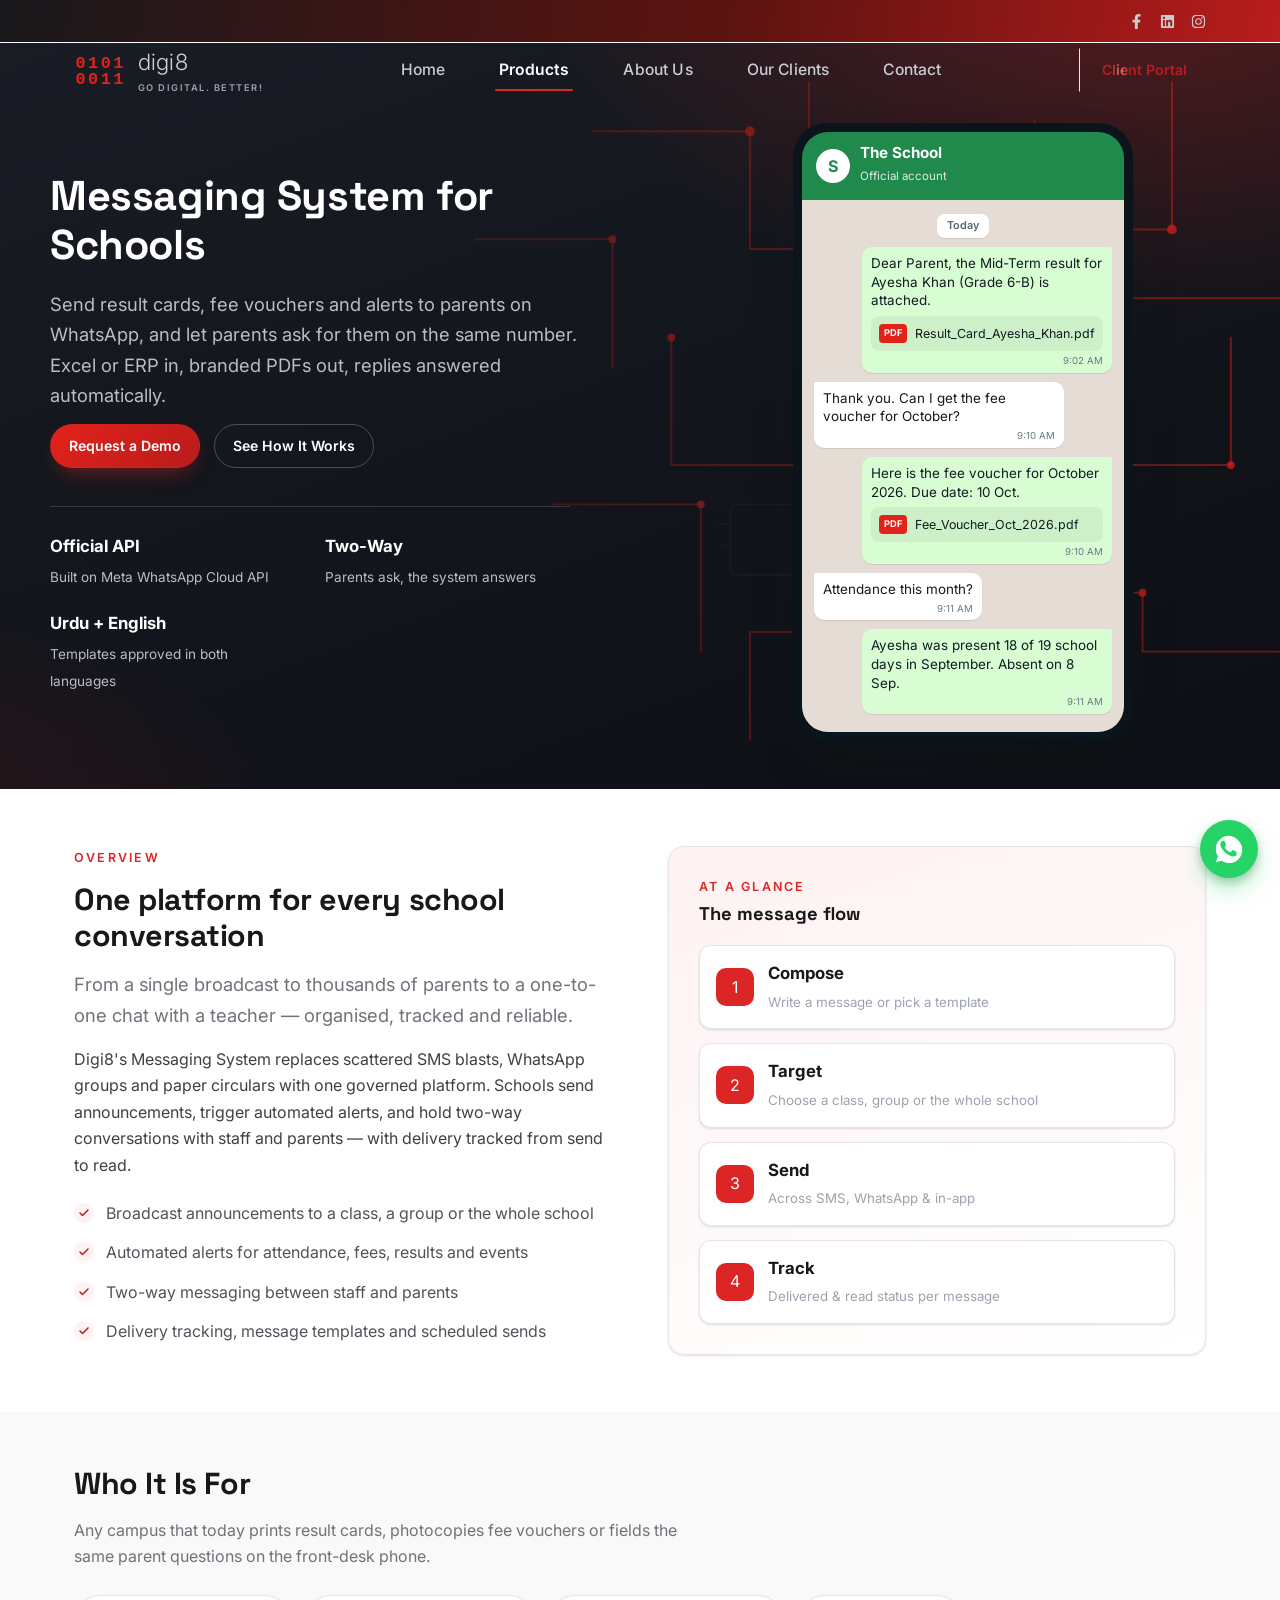
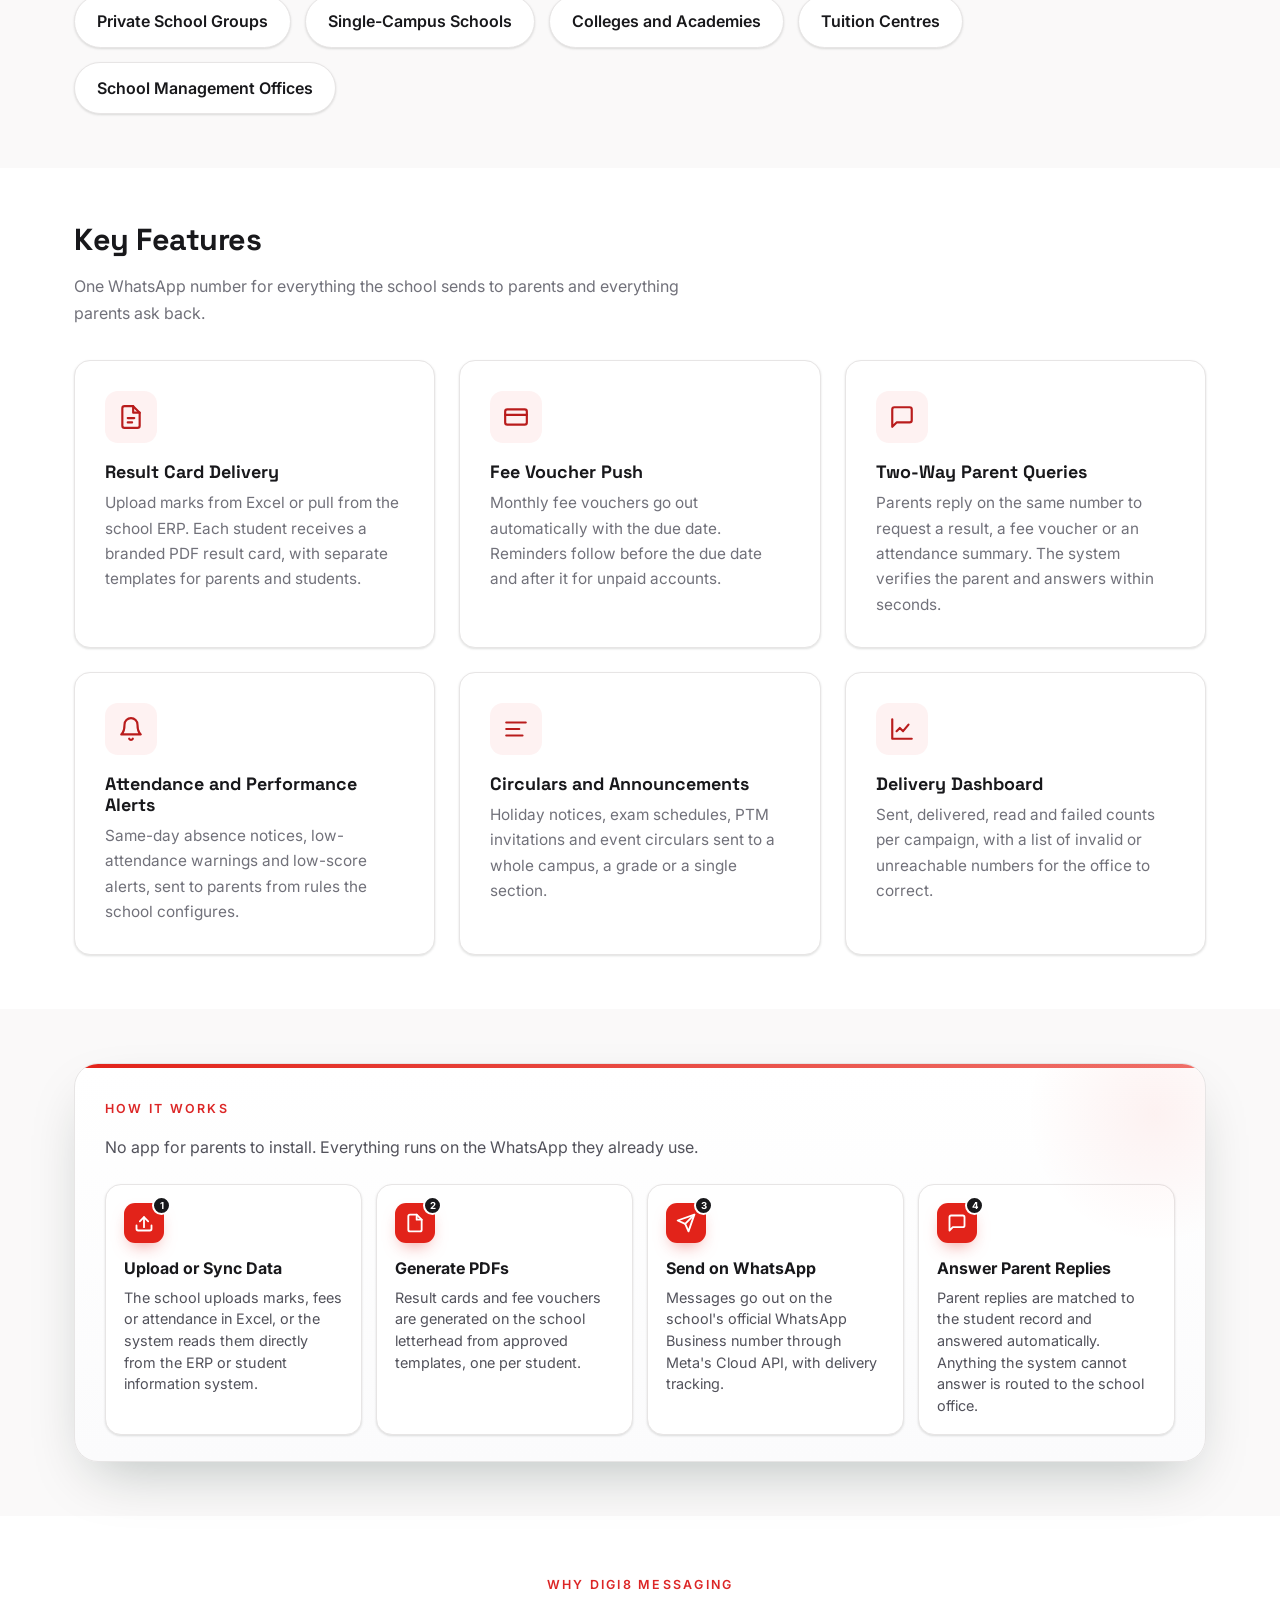
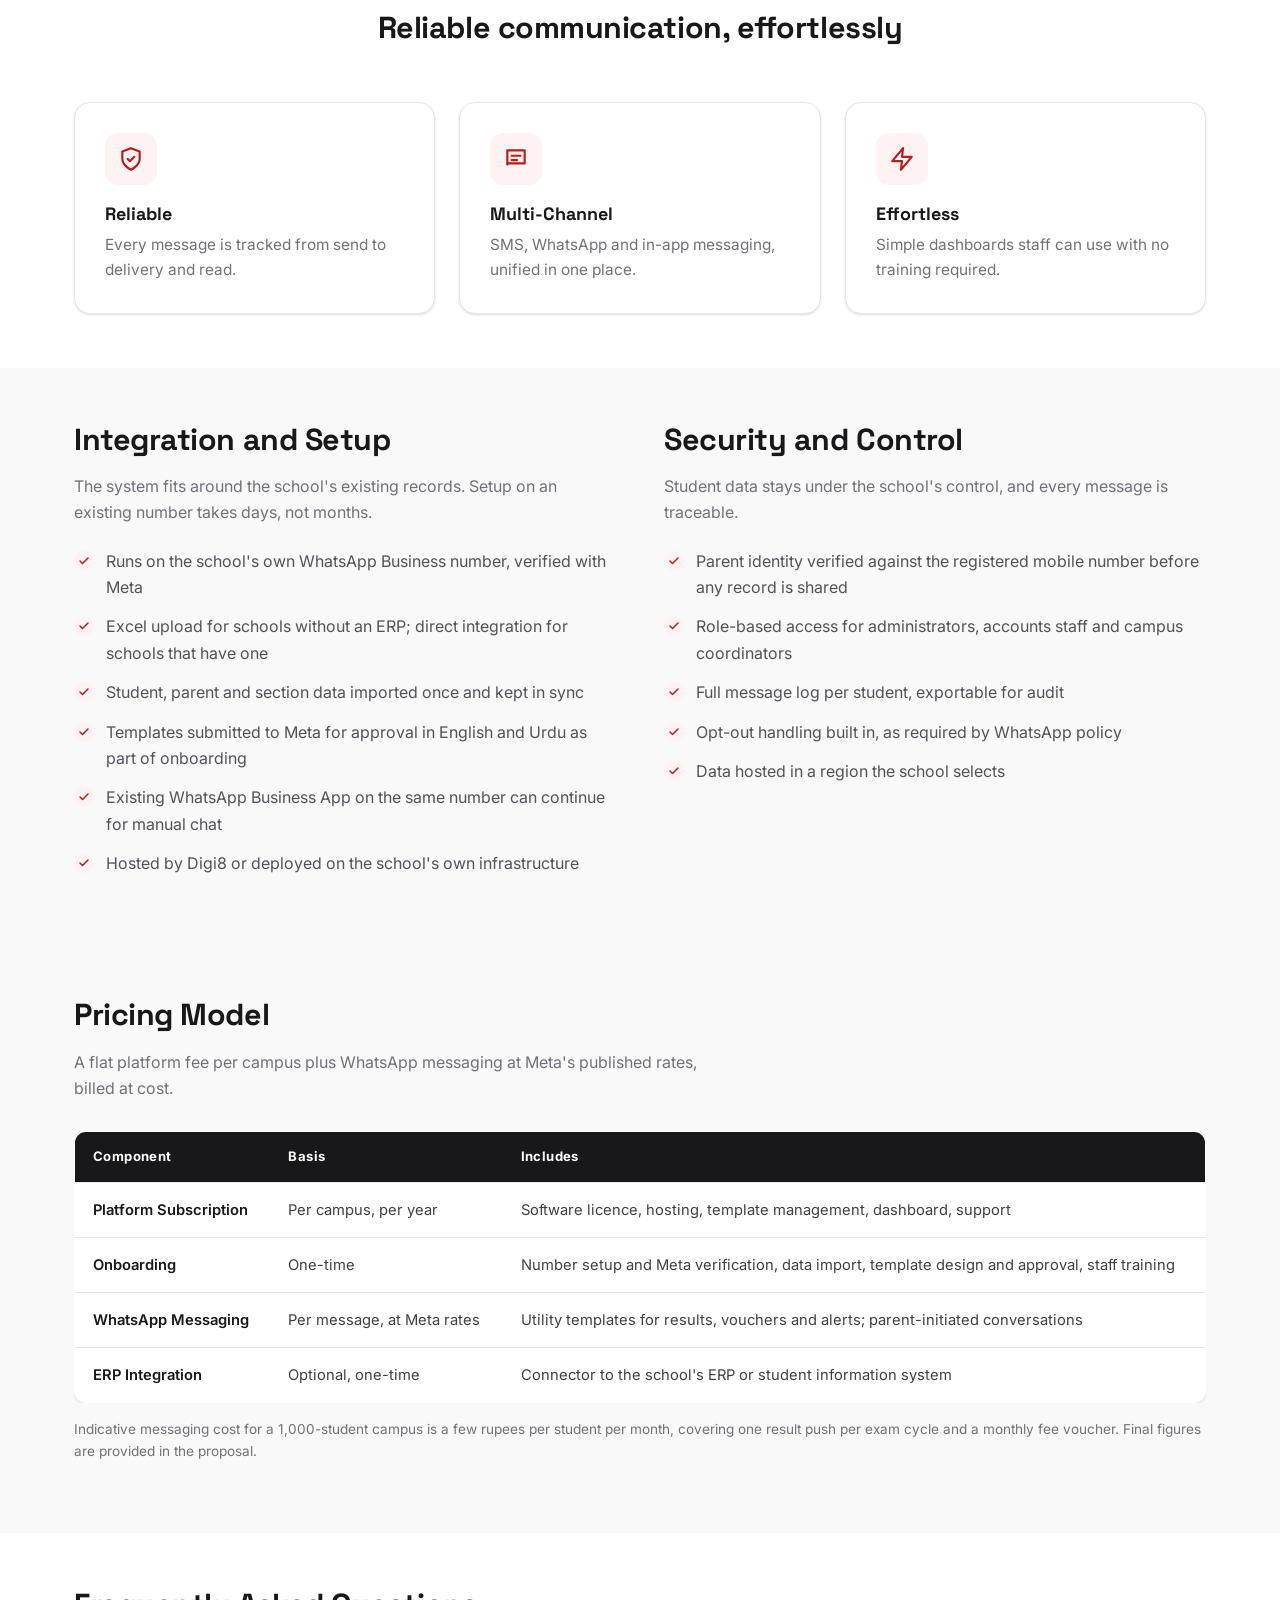
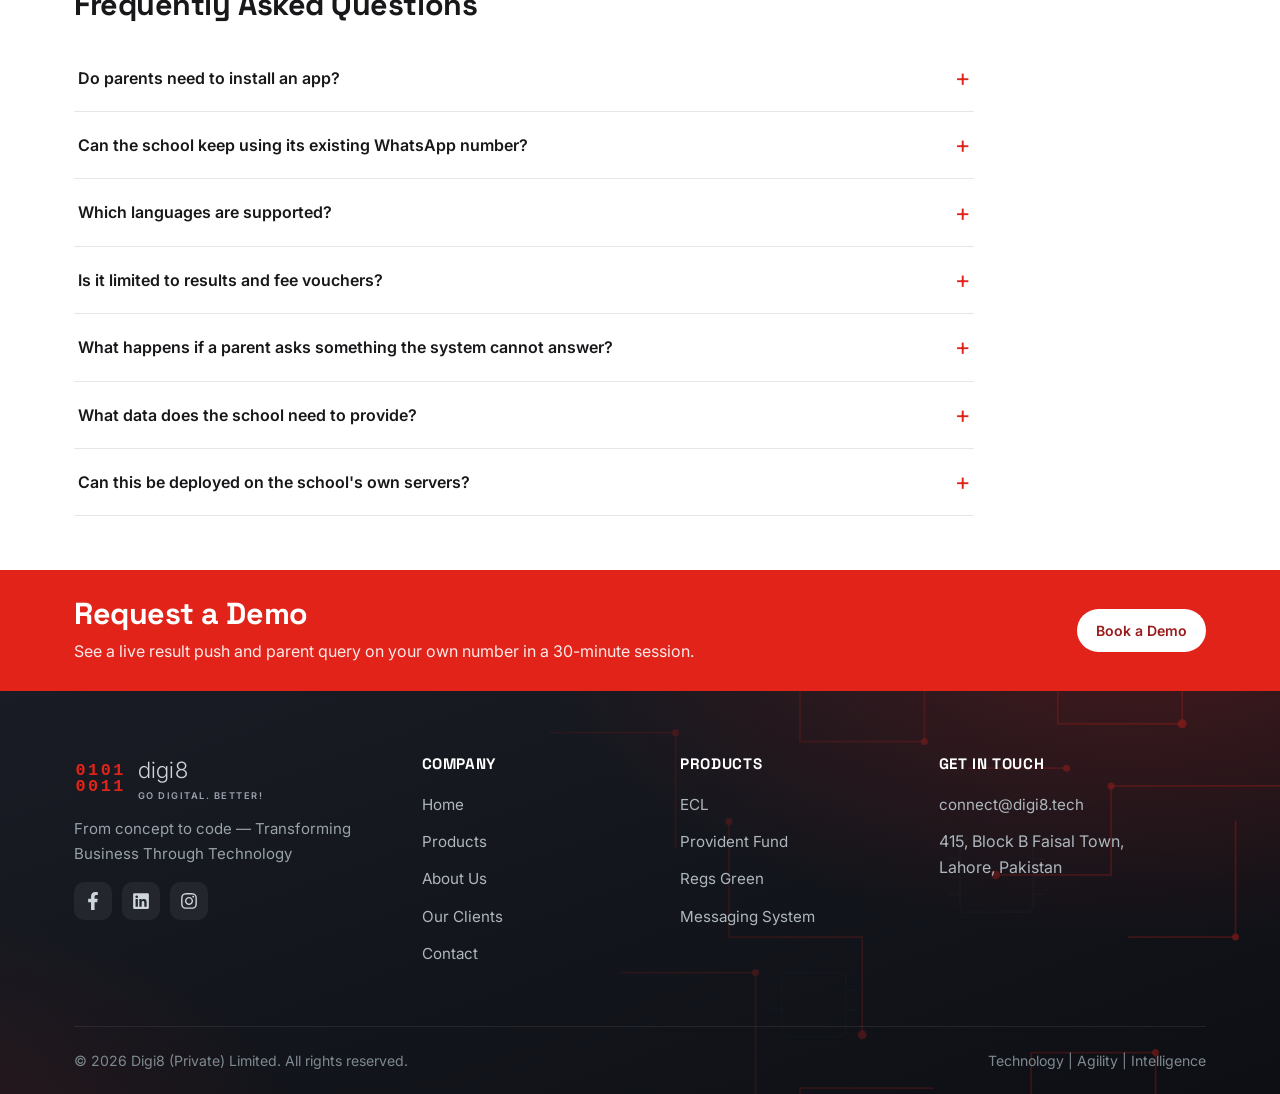
<file: products/messaging/index.html>
<!doctype html>
<html lang="en">
<head>
  <meta charset="UTF-8" />
  <link rel="icon" type="image/svg+xml" href="/assets/img/favicon.svg" />
  <meta name="viewport" content="width=device-width, initial-scale=1" />
  <meta http-equiv="Cache-Control" content="no-cache, no-store, must-revalidate" />
  <meta http-equiv="Pragma" content="no-cache" />
  <meta http-equiv="Expires" content="0" />
  <title>Messaging System for Schools | Digi8</title>
  <meta name="description" content="Digi8 Messaging System for Schools: a centralized communication platform to broadcast announcements, automate alerts and manage two-way conversations with staff and parents across SMS, WhatsApp and in-app channels." />
  <link rel="preconnect" href="https://fonts.googleapis.com" />
  <link rel="preconnect" href="https://fonts.gstatic.com" crossorigin />
  <link rel="stylesheet" href="https://fonts.googleapis.com/css2?family=Inter:wght@300;400;500;600;700&family=Space+Grotesk:wght@500;600;700&family=Playfair+Display:ital,wght@1,500;1,600&display=swap" />
  <link rel="stylesheet" href="/assets/css/styles.css?v=96" />
  <style>
    /* Capability cards */
    .cap-card { position: relative; padding-top: 34px; }
    .cap-num { position: absolute; top: 26px; right: 28px; font-size: 1.4rem; font-weight: 800; color: var(--emerald-50); letter-spacing: -.02em; }
    .cap-card .k { font-size: .8rem; font-weight: 700; letter-spacing: .14em; text-transform: uppercase; color: var(--emerald-600); display: block; margin-bottom: 10px; }

    /* Operational-workflow card */
    .workflow-card { position: relative; overflow: hidden; background: linear-gradient(180deg, #ffffff 0%, #fbfbfc 100%);
      border: 1px solid var(--line); border-radius: 24px; box-shadow: var(--shadow-lg); padding: 46px 46px 42px; }
    .workflow-card::before { content: ""; position: absolute; top: 0; left: 0; right: 0; height: 4px;
      background: linear-gradient(90deg, var(--emerald-500), #f0726b); }
    .workflow-card::after { content: ""; position: absolute; right: -80px; top: -80px; width: 260px; height: 260px; border-radius: 50%;
      background: radial-gradient(circle, rgba(226,35,26,.06), transparent 70%); pointer-events: none; }
    .workflow-card__head { position: relative; max-width: 780px; }
    .workflow-card__head h2 { margin: 10px 0 14px; }
    .workflow-card__head p { color: var(--ink-600, #4b5563); margin: 0; }
    .workflow-grid { position: relative; display: grid; grid-template-columns: repeat(3, 1fr); gap: 18px; margin-top: 34px; }
    .workflow-item { display: flex; gap: 15px; align-items: flex-start; background: #fff; border: 1px solid var(--line);
      border-radius: 16px; padding: 22px; box-shadow: var(--shadow-sm); transition: transform .2s ease, box-shadow .2s ease; }
    .workflow-item:hover { transform: translateY(-3px); box-shadow: var(--shadow-md, 0 14px 30px -18px rgba(0,0,0,.28)); }
    .workflow-item__ic { flex: 0 0 auto; width: 40px; height: 40px; border-radius: 11px; display: grid; place-items: center;
      background: var(--emerald-500); color: #fff; box-shadow: 0 8px 18px -8px rgba(226,35,26,.6); }
    .workflow-item__ic svg { width: 20px; height: 20px; }
    .workflow-item b { display: block; font-size: 1.02rem; color: var(--ink-900); margin-bottom: 5px; }
    .workflow-item p { margin: 0; font-size: .9rem; color: var(--ink-600, #4b5563); line-height: 1.55; }
    @media (max-width: 820px) {
      .workflow-card { padding: 32px 22px 28px; border-radius: 20px; }
      .workflow-grid { grid-template-columns: 1fr; gap: 14px; }
    }
    /* How-it-works: shorter cards + icon chip with step number badge */
    #how .workflow-card { padding: 30px 30px 26px; }
    #how .workflow-grid { gap: 14px; margin-top: 24px; }
    #how .workflow-item { padding: 18px; flex-direction: column; align-items: flex-start; gap: 12px; }
    #how .workflow-item b { white-space: nowrap; font-size: 1rem; }
    #how .workflow-item__ic { position: relative; }
    #how .wf-num { position: absolute; top: -7px; right: -7px; width: 19px; height: 19px; border-radius: 50%; background: var(--ink-900); color: #fff; font-size: .6rem; font-weight: 700; display: grid; place-items: center; border: 2px solid #fff; }
    #how .workflow-item p { line-height: 1.5; }

    /* Pricing table */
    .table-wrap { overflow-x: auto; }
    .price-table { width: 100%; border-collapse: collapse; background: #fff; border: 1px solid var(--line); border-radius: 12px; overflow: hidden; box-shadow: var(--shadow-sm); min-width: 640px; }
    .price-table thead th { background: var(--ink-900); color: #fff; text-align: left; font-size: .82rem; letter-spacing: .03em; padding: 14px 18px; font-weight: 700; }
    .price-table td { padding: 16px 18px; border-top: 1px solid var(--line); color: var(--ink-700, #374151); font-size: .92rem; line-height: 1.5; vertical-align: top; }
    .price-table td:first-child { font-weight: 600; color: var(--ink-900); }
    .price-note { color: var(--ink-500, #6b7280); font-size: .85rem; margin-top: 16px; line-height: 1.6; }

    /* FAQ accordion */
    .faq { max-width: 900px; }
    .faq details { border-bottom: 1px solid var(--line); }
    .faq summary { list-style: none; cursor: pointer; display: flex; justify-content: space-between; align-items: center; gap: 20px; padding: 20px 4px; font-weight: 600; color: var(--ink-900); font-size: 1rem; }
    .faq summary::-webkit-details-marker { display: none; }
    .faq summary::after { content: "+"; color: var(--emerald-500); font-size: 1.5rem; font-weight: 400; line-height: 1; flex: none; }
    .faq details[open] summary::after { content: "\2212"; }
    .faq details p { margin: 0 4px 20px; color: var(--ink-600, #4b5563); line-height: 1.6; max-width: 760px; }

    /* Full-width CTA band */
    .cta-fw { background: var(--emerald-500); color: #fff; }
    .cta-fw__inner { display: flex; align-items: center; justify-content: space-between; gap: 24px; padding-top: 26px; padding-bottom: 26px; }
    .cta-fw h2 { color: #fff; margin: 0 0 6px; }
    .cta-fw p { color: rgba(255,255,255,.9); margin: 0; }
    .cta-fw .btn-light { flex: none; }
    @media (max-width: 640px) { .cta-fw__inner { flex-direction: column; align-items: flex-start; } }

    /* Tinted detail card */
    .pf-detail-card { margin-top: 44px; background: linear-gradient(160deg, var(--emerald-50), #fff);
      border: 1px solid var(--line); border-radius: 24px; box-shadow: var(--shadow-lg); padding: 42px 46px; }
    .pf-detail-card__head { text-align: center; max-width: 720px; margin: 0 auto 30px; }
    .pf-detail-card__head h2 { margin: 8px 0 0; }
    @media (max-width: 820px) { .pf-detail-card { padding: 28px 20px; } }

    /* Title inside the overview flow card */
    .pf-cycle-head { margin-bottom: 6px; }
    .pf-cycle-head .eyebrow { display: block; margin-bottom: 6px; }
    .pf-cycle-head b { display: block; font-family: var(--font-head, "Space Grotesk", sans-serif); font-size: 1.15rem; color: var(--ink-900); line-height: 1.2; }

    /* Governance / feature card grid */
    .gov-grid { display: grid; grid-template-columns: repeat(auto-fit, minmax(190px, 1fr)); gap: 18px; }
    .gov-grid .card { display: flex; flex-direction: column; align-items: center; justify-content: flex-start; }

    /* Hero meta row */
    .hero-meta { display: grid; grid-template-columns: 1fr 1fr; gap: 20px 30px; margin-top: 32px; padding-top: 26px; border-top: 1px solid rgba(255,255,255,.15); max-width: 520px; }
    .hero-meta b { display: block; color: #ffffff; font-size: 1.05rem; margin-bottom: 3px; }
    .hero-meta span { color: #b7bec9; font-size: .85rem; }

    /* Audience pills */
    .audience-pills { display: flex; flex-wrap: wrap; gap: 14px; }
    .audience-pills span { background: #fff; border: 1px solid var(--line); border-radius: 999px; padding: 12px 22px; font-weight: 600; color: var(--ink-900); box-shadow: var(--shadow-sm); transition: transform .18s ease, box-shadow .2s ease, border-color .2s ease; }
    .audience-pills span:hover { transform: translateY(-2px); border-color: var(--emerald-500); box-shadow: var(--shadow-md, 0 12px 26px -16px rgba(0,0,0,.3)); }

    /* WhatsApp phone mockup */
    .wa-phone { max-width: 340px; margin: 0 auto; background: #0b141a; border-radius: 34px; padding: 9px; box-shadow: var(--shadow-lg); }
    .wa-phone__bar { display: flex; align-items: center; gap: 10px; background: #1f8a4c; color: #fff; padding: 12px 14px; border-radius: 26px 26px 0 0; }
    .wa-phone__avatar { width: 34px; height: 34px; border-radius: 50%; background: #fff; color: #1f8a4c; font-weight: 700; display: grid; place-items: center; flex: none; }
    .wa-phone__bar b { display: block; font-size: .95rem; line-height: 1.15; }
    .wa-phone__bar small { font-size: .72rem; opacity: .85; }
    .wa-chat { background: #e5ddd5; padding: 14px 12px 18px; border-radius: 0 0 26px 26px; display: flex; flex-direction: column; gap: 9px; }
    .wa-day { align-self: center; background: #fff; color: #54656f; font-size: .68rem; font-weight: 600; padding: 3px 10px; border-radius: 8px; box-shadow: 0 1px 1px rgba(0,0,0,.08); }
    .wa-msg { max-width: 84%; padding: 7px 9px 5px; border-radius: 10px; font-size: .84rem; line-height: 1.4; box-shadow: 0 1px 1px rgba(0,0,0,.1); }
    .wa-msg p { margin: 0; color: #111b21; }
    .wa-msg--school { align-self: flex-end; background: #d9fdd3; border-top-right-radius: 2px; }
    .wa-msg--parent { align-self: flex-start; background: #fff; border-top-left-radius: 2px; }
    .wa-time { display: block; text-align: right; font-size: .6rem; color: #667781; margin-top: 3px; }
    .wa-file { display: flex; align-items: center; gap: 8px; background: rgba(0,0,0,.05); border-radius: 8px; padding: 8px; margin-top: 6px; font-size: .78rem; color: #111b21; }
    .wa-file__ic { background: #e2231a; color: #fff; font-size: .58rem; font-weight: 700; padding: 3px 5px; border-radius: 4px; flex: none; }
  </style>
</head>
<body class="home">

  <div class="topbar">
    <div class="container topbar__inner">
      <div class="topbar__social" style="margin-left:auto">
        <a href="https://www.facebook.com/p/Digi8-61577698963574/" target="_blank" rel="noopener" aria-label="Facebook"><svg viewBox="0 0 320 512" fill="currentColor"><path d="M279.14 288l14.22-92.66h-88.91v-60.13c0-25.35 12.42-50.06 52.24-50.06h40.42V6.26S260.43 0 225.36 0c-73.22 0-121.08 44.38-121.08 124.72v70.62H22.89V288h81.39v224h100.17V288z"/></svg></a>
        <a href="https://pk.linkedin.com/company/digi8-private-limited" target="_blank" rel="noopener" aria-label="LinkedIn"><svg viewBox="0 0 448 512" fill="currentColor"><path d="M416 32H31.9C14.3 32 0 46.5 0 64.3v383.4C0 465.5 14.3 480 31.9 480H416c17.6 0 32-14.5 32-32.3V64.3c0-17.8-14.4-32.3-32-32.3zM135.4 416H69V202.2h66.5V416zm-33.2-243c-21.3 0-38.5-17.3-38.5-38.5S80.9 96 102.2 96c21.2 0 38.5 17.3 38.5 38.5 0 21.3-17.2 38.5-38.5 38.5zm282.1 243h-66.4V312c0-24.8-.5-56.7-34.5-56.7-34.6 0-39.9 27-39.9 54.9V416h-66.4V202.2h63.7v29.2h.9c8.9-16.8 30.6-34.5 62.9-34.5 67.2 0 79.7 44.3 79.7 101.9V416z"/></svg></a>
        <a href="https://www.instagram.com/digi8.tech" target="_blank" rel="noopener" aria-label="Instagram"><svg viewBox="0 0 448 512" fill="currentColor"><path d="M224.1 141c-63.6 0-114.9 51.3-114.9 114.9s51.3 114.9 114.9 114.9S339 319.5 339 255.9 287.7 141 224.1 141zm0 189.6c-41.1 0-74.7-33.5-74.7-74.7s33.5-74.7 74.7-74.7 74.7 33.5 74.7 74.7-33.6 74.7-74.7 74.7zm146.4-194.3c0 14.9-12 26.8-26.8 26.8-14.9 0-26.8-12-26.8-26.8s12-26.8 26.8-26.8 26.8 12 26.8 26.8zm76.1 27.2c-1.7-35.9-9.9-67.7-36.2-93.9-26.2-26.2-58-34.4-93.9-36.2-37-2.1-147.9-2.1-184.9 0-35.8 1.7-67.6 9.9-93.9 36.1s-34.4 58-36.2 93.9c-2.1 37-2.1 147.9 0 184.9 1.7 35.9 9.9 67.7 36.2 93.9s58 34.4 93.9 36.2c37 2.1 147.9 2.1 184.9 0 35.9-1.7 67.7-9.9 93.9-36.2 26.2-26.2 34.4-58 36.2-93.9 2.1-37 2.1-147.8 0-184.8zM398.8 388c-7.8 19.6-22.9 34.7-42.6 42.6-29.5 11.7-99.5 9-132.1 9s-102.7 2.6-132.1-9c-19.6-7.8-34.7-22.9-42.6-42.6-11.7-29.5-9-99.5-9-132.1s-2.6-102.7 9-132.1c7.8-19.6 22.9-34.7 42.6-42.6 29.5-11.7 99.5-9 132.1-9s102.7-2.6 132.1 9c19.6 7.8 34.7 22.9 42.6 42.6 11.7 29.5 9 99.5 9 132.1s2.7 102.7-9 132.1z"/></svg></a>
      </div>
    </div>
  </div>
  <header class="site-header">
    <div class="container site-header__inner">
      <a class="brand" href="/index.html" aria-label="Digi8 home">
        <img class="brand__mark" src="/assets/img/digi8-binary.svg" alt="" width="66" height="40" />
        <span class="brand__name"><span class="brand-shine">digi8</span><small>Go Digital. Better!</small></span>
      </a>
      <nav class="nav" id="primary-nav" aria-label="Primary">
        <a href="/index.html">Home</a>
        <a href="/products/index.html" class="is-active" aria-current="page">Products</a>
        <a href="/about/index.html">About Us</a>
        <a href="/clients/index.html">Our Clients</a>
        <a href="/contact/index.html">Contact</a>
      </nav>
      <div class="header-cta">
        <a class="btn btn-primary btn-portal" href="/odoo/#odoo-form-section"><span class="btn-shine">Client Portal</span></a>
        <button class="nav-toggle" type="button" aria-controls="primary-nav" aria-expanded="false" aria-label="Toggle menu"><span></span></button>
      </div>
    </div>
  </header>

  <!-- Hero -->
  <section class="hero">
    <div class="container hero__grid">
      <div class="hero__copy">
        <h1>Messaging System for Schools</h1>
        <p class="hero__lead">Send result cards, fee vouchers and alerts to parents on WhatsApp, and let parents ask for them on the same number. Excel or ERP in, branded PDFs out, replies answered automatically.</p>
        <div class="hero__actions">
          <a class="btn btn-primary" href="/contact/index.html">Request a Demo</a>
          <a class="btn btn-ghost" href="#how">See How It Works</a>
        </div>
        <div class="hero-meta">
          <div><b>Official API</b><span>Built on Meta WhatsApp Cloud API</span></div>
          <div><b>Two-Way</b><span>Parents ask, the system answers</span></div>
          <div><b>Urdu + English</b><span>Templates approved in both languages</span></div>
        </div>
      </div>

      <div class="hero__visual" aria-hidden="true">
        <div class="wa-phone">
          <div class="wa-phone__bar">
            <span class="wa-phone__avatar">S</span>
            <div><b>The School</b><small>Official account</small></div>
          </div>
          <div class="wa-chat">
            <div class="wa-day">Today</div>
            <div class="wa-msg wa-msg--school">
              <p>Dear Parent, the Mid-Term result for Ayesha Khan (Grade 6-B) is attached.</p>
              <div class="wa-file"><span class="wa-file__ic">PDF</span> Result_Card_Ayesha_Khan.pdf</div>
              <span class="wa-time">9:02 AM</span>
            </div>
            <div class="wa-msg wa-msg--parent">
              <p>Thank you. Can I get the fee voucher for October?</p>
              <span class="wa-time">9:10 AM</span>
            </div>
            <div class="wa-msg wa-msg--school">
              <p>Here is the fee voucher for October 2026. Due date: 10 Oct.</p>
              <div class="wa-file"><span class="wa-file__ic">PDF</span> Fee_Voucher_Oct_2026.pdf</div>
              <span class="wa-time">9:10 AM</span>
            </div>
            <div class="wa-msg wa-msg--parent">
              <p>Attendance this month?</p>
              <span class="wa-time">9:11 AM</span>
            </div>
            <div class="wa-msg wa-msg--school">
              <p>Ayesha was present 18 of 19 school days in September. Absent on 8 Sep.</p>
              <span class="wa-time">9:11 AM</span>
            </div>
          </div>
        </div>
      </div>
    </div>
  </section>

  <!-- Overview -->
  <section class="section">
    <div class="container split">
      <div class="reveal">
        <span class="eyebrow">Overview</span>
        <h2>One platform for every school conversation</h2>
        <p class="lead">From a single broadcast to thousands of parents to a one-to-one chat with a teacher — organised, tracked and reliable.</p>
        <p>Digi8's Messaging System replaces scattered SMS blasts, WhatsApp groups and paper circulars with one governed platform. Schools send announcements, trigger automated alerts, and hold two-way conversations with staff and parents — with delivery tracked from send to read.</p>
        <ul class="check-list">
          <li>Broadcast announcements to a class, a group or the whole school</li>
          <li>Automated alerts for attendance, fees, results and events</li>
          <li>Two-way messaging between staff and parents</li>
          <li>Delivery tracking, message templates and scheduled sends</li>
        </ul>
      </div>
      <div class="split__media reveal" aria-hidden="true">
        <div class="pf-cycle-head">
          <span class="eyebrow">At a glance</span>
          <b>The message flow</b>
        </div>
        <div class="metric-row"><span class="dot">1</span><div><b>Compose</b><small>Write a message or pick a template</small></div></div>
        <div class="metric-row"><span class="dot">2</span><div><b>Target</b><small>Choose a class, group or the whole school</small></div></div>
        <div class="metric-row"><span class="dot">3</span><div><b>Send</b><small>Across SMS, WhatsApp &amp; in-app</small></div></div>
        <div class="metric-row"><span class="dot">4</span><div><b>Track</b><small>Delivered &amp; read status per message</small></div></div>
      </div>
    </div>
  </section>

  <!-- Who it is for -->
  <section class="section section--soft">
    <div class="container">
      <div class="reveal" style="max-width:640px; margin-bottom:26px;">
        <h2>Who It Is For</h2>
        <p style="color:var(--ink-500,#6b7280); margin-top:10px;">Any campus that today prints result cards, photocopies fee vouchers or fields the same parent questions on the front-desk phone.</p>
      </div>
      <div class="audience-pills reveal">
        <span>Private School Groups</span>
        <span>Single-Campus Schools</span>
        <span>Colleges and Academies</span>
        <span>Tuition Centres</span>
        <span>School Management Offices</span>
      </div>
    </div>
  </section>

  <!-- Key features -->
  <section class="section" id="capabilities">
    <div class="container">
      <div class="reveal" style="max-width:640px; margin-bottom:34px;">
        <h2>Key Features</h2>
        <p style="color:var(--ink-500,#6b7280); margin-top:10px;">One WhatsApp number for everything the school sends to parents and everything parents ask back.</p>
      </div>

      <div class="grid grid-3">
        <div class="card reveal">
          <div class="card__icon"><svg viewBox="0 0 24 24" fill="none" stroke="currentColor" stroke-width="2" stroke-linecap="round" stroke-linejoin="round"><path d="M14 2H6a2 2 0 0 0-2 2v16a2 2 0 0 0 2 2h12a2 2 0 0 0 2-2V8z"/><path d="M14 2v6h6"/><path d="M9 13h6M9 17h4"/></svg></div>
          <h3>Result Card Delivery</h3>
          <p>Upload marks from Excel or pull from the school ERP. Each student receives a branded PDF result card, with separate templates for parents and students.</p>
        </div>
        <div class="card reveal">
          <div class="card__icon"><svg viewBox="0 0 24 24" fill="none" stroke="currentColor" stroke-width="2" stroke-linecap="round" stroke-linejoin="round"><rect x="2" y="5" width="20" height="14" rx="2"/><path d="M2 10h20"/></svg></div>
          <h3>Fee Voucher Push</h3>
          <p>Monthly fee vouchers go out automatically with the due date. Reminders follow before the due date and after it for unpaid accounts.</p>
        </div>
        <div class="card reveal">
          <div class="card__icon"><svg viewBox="0 0 24 24" fill="none" stroke="currentColor" stroke-width="2" stroke-linecap="round" stroke-linejoin="round"><path d="M21 15a2 2 0 0 1-2 2H7l-4 4V5a2 2 0 0 1 2-2h14a2 2 0 0 1 2 2z"/></svg></div>
          <h3>Two-Way Parent Queries</h3>
          <p>Parents reply on the same number to request a result, a fee voucher or an attendance summary. The system verifies the parent and answers within seconds.</p>
        </div>
        <div class="card reveal">
          <div class="card__icon"><svg viewBox="0 0 24 24" fill="none" stroke="currentColor" stroke-width="2" stroke-linecap="round" stroke-linejoin="round"><path d="M6 8a6 6 0 0 1 12 0c0 7 3 9 3 9H3s3-2 3-9"/><path d="M10.3 21a1.94 1.94 0 0 0 3.4 0"/></svg></div>
          <h3>Attendance and Performance Alerts</h3>
          <p>Same-day absence notices, low-attendance warnings and low-score alerts, sent to parents from rules the school configures.</p>
        </div>
        <div class="card reveal">
          <div class="card__icon"><svg viewBox="0 0 24 24" fill="none" stroke="currentColor" stroke-width="2" stroke-linecap="round" stroke-linejoin="round"><path d="M3 6h18M3 12h12M3 18h15"/></svg></div>
          <h3>Circulars and Announcements</h3>
          <p>Holiday notices, exam schedules, PTM invitations and event circulars sent to a whole campus, a grade or a single section.</p>
        </div>
        <div class="card reveal">
          <div class="card__icon"><svg viewBox="0 0 24 24" fill="none" stroke="currentColor" stroke-width="2" stroke-linecap="round" stroke-linejoin="round"><path d="M3 3v18h18"/><path d="M7 14l3-3 3 3 5-6"/></svg></div>
          <h3>Delivery Dashboard</h3>
          <p>Sent, delivered, read and failed counts per campaign, with a list of invalid or unreachable numbers for the office to correct.</p>
        </div>
      </div>
    </div>
  </section>

  <!-- How it works -->
  <section class="section section--soft" id="how">
    <div class="container">
      <div class="workflow-card reveal">
        <div class="workflow-card__head">
          <span class="eyebrow">How it works</span>
          <p>No app for parents to install. Everything runs on the WhatsApp they already use.</p>
        </div>
        <div class="workflow-grid" style="grid-template-columns:repeat(4,1fr)">
          <div class="workflow-item">
            <span class="workflow-item__ic"><span class="wf-num">1</span><svg viewBox="0 0 24 24" fill="none" stroke="currentColor" stroke-width="2.2" stroke-linecap="round" stroke-linejoin="round"><path d="M21 15v4a2 2 0 0 1-2 2H5a2 2 0 0 1-2-2v-4"/><path d="M7 10l5-5 5 5"/><path d="M12 5v12"/></svg></span>
            <div><b>Upload or Sync Data</b><p>The school uploads marks, fees or attendance in Excel, or the system reads them directly from the ERP or student information system.</p></div>
          </div>
          <div class="workflow-item">
            <span class="workflow-item__ic"><span class="wf-num">2</span><svg viewBox="0 0 24 24" fill="none" stroke="currentColor" stroke-width="2.2" stroke-linecap="round" stroke-linejoin="round"><path d="M14 2H6a2 2 0 0 0-2 2v16a2 2 0 0 0 2 2h12a2 2 0 0 0 2-2V8z"/><path d="M14 2v6h6"/></svg></span>
            <div><b>Generate PDFs</b><p>Result cards and fee vouchers are generated on the school letterhead from approved templates, one per student.</p></div>
          </div>
          <div class="workflow-item">
            <span class="workflow-item__ic"><span class="wf-num">3</span><svg viewBox="0 0 24 24" fill="none" stroke="currentColor" stroke-width="2.2" stroke-linecap="round" stroke-linejoin="round"><path d="m22 2-7 20-4-9-9-4z"/><path d="M22 2 11 13"/></svg></span>
            <div><b>Send on WhatsApp</b><p>Messages go out on the school's official WhatsApp Business number through Meta's Cloud API, with delivery tracking.</p></div>
          </div>
          <div class="workflow-item">
            <span class="workflow-item__ic"><span class="wf-num">4</span><svg viewBox="0 0 24 24" fill="none" stroke="currentColor" stroke-width="2.2" stroke-linecap="round" stroke-linejoin="round"><path d="M21 15a2 2 0 0 1-2 2H7l-4 4V5a2 2 0 0 1 2-2h14a2 2 0 0 1 2 2z"/></svg></span>
            <div><b>Answer Parent Replies</b><p>Parent replies are matched to the student record and answered automatically. Anything the system cannot answer is routed to the school office.</p></div>
          </div>
        </div>
      </div>
    </div>
  </section>

  <!-- Why -->
  <section class="section">
    <div class="container">
      <div class="section-head reveal">
        <span class="eyebrow">Why Digi8 Messaging</span>
        <h2>Reliable communication, effortlessly</h2>
      </div>
      <div class="grid grid-3">
        <div class="card reveal">
          <div class="card__icon"><svg viewBox="0 0 24 24" fill="none" stroke="currentColor" stroke-width="2" stroke-linecap="round" stroke-linejoin="round"><path d="M12 22s8-4 8-10V5l-8-3-8 3v7c0 6 8 10 8 10z"/><path d="m9 12 2 2 4-4"/></svg></div>
          <h3>Reliable</h3>
          <p>Every message is tracked from send to delivery and read.</p>
        </div>
        <div class="card reveal">
          <div class="card__icon"><svg viewBox="0 0 24 24" fill="none" stroke="currentColor" stroke-width="2" stroke-linecap="round" stroke-linejoin="round"><path d="M4 4h16v12H5.17L4 17.17z"/><path d="M8 9h8M8 13h5"/></svg></div>
          <h3>Multi-Channel</h3>
          <p>SMS, WhatsApp and in-app messaging, unified in one place.</p>
        </div>
        <div class="card reveal">
          <div class="card__icon"><svg viewBox="0 0 24 24" fill="none" stroke="currentColor" stroke-width="2" stroke-linecap="round" stroke-linejoin="round"><path d="M13 2 3 14h9l-1 8 10-12h-9l1-8z"/></svg></div>
          <h3>Effortless</h3>
          <p>Simple dashboards staff can use with no training required.</p>
        </div>
      </div>
    </div>
  </section>

  <!-- Integration & Security -->
  <section class="section section--soft">
    <div class="container">
      <div class="grid grid-2" style="gap:48px; align-items:start;">
        <div class="reveal">
          <h2>Integration and Setup</h2>
          <p style="color:var(--ink-500,#6b7280); margin:10px 0 22px;">The system fits around the school's existing records. Setup on an existing number takes days, not months.</p>
          <ul class="check-list">
            <li>Runs on the school's own WhatsApp Business number, verified with Meta</li>
            <li>Excel upload for schools without an ERP; direct integration for schools that have one</li>
            <li>Student, parent and section data imported once and kept in sync</li>
            <li>Templates submitted to Meta for approval in English and Urdu as part of onboarding</li>
            <li>Existing WhatsApp Business App on the same number can continue for manual chat</li>
            <li>Hosted by Digi8 or deployed on the school's own infrastructure</li>
          </ul>
        </div>
        <div class="reveal">
          <h2>Security and Control</h2>
          <p style="color:var(--ink-500,#6b7280); margin:10px 0 22px;">Student data stays under the school's control, and every message is traceable.</p>
          <ul class="check-list">
            <li>Parent identity verified against the registered mobile number before any record is shared</li>
            <li>Role-based access for administrators, accounts staff and campus coordinators</li>
            <li>Full message log per student, exportable for audit</li>
            <li>Opt-out handling built in, as required by WhatsApp policy</li>
            <li>Data hosted in a region the school selects</li>
          </ul>
        </div>
      </div>
    </div>
  </section>

  <!-- Pricing model -->
  <section class="section section--soft">
    <div class="container">
      <div class="reveal" style="max-width:640px; margin-bottom:30px;">
        <h2>Pricing Model</h2>
        <p style="color:var(--ink-500,#6b7280); margin-top:10px;">A flat platform fee per campus plus WhatsApp messaging at Meta's published rates, billed at cost.</p>
      </div>
      <div class="table-wrap reveal">
        <table class="price-table">
          <thead>
            <tr><th>Component</th><th>Basis</th><th>Includes</th></tr>
          </thead>
          <tbody>
            <tr>
              <td>Platform Subscription</td>
              <td>Per campus, per year</td>
              <td>Software licence, hosting, template management, dashboard, support</td>
            </tr>
            <tr>
              <td>Onboarding</td>
              <td>One-time</td>
              <td>Number setup and Meta verification, data import, template design and approval, staff training</td>
            </tr>
            <tr>
              <td>WhatsApp Messaging</td>
              <td>Per message, at Meta rates</td>
              <td>Utility templates for results, vouchers and alerts; parent-initiated conversations</td>
            </tr>
            <tr>
              <td>ERP Integration</td>
              <td>Optional, one-time</td>
              <td>Connector to the school's ERP or student information system</td>
            </tr>
          </tbody>
        </table>
      </div>
      <p class="price-note reveal">Indicative messaging cost for a 1,000-student campus is a few rupees per student per month, covering one result push per exam cycle and a monthly fee voucher. Final figures are provided in the proposal.</p>
    </div>
  </section>

  <!-- FAQ -->
  <section class="section">
    <div class="container">
      <div class="reveal" style="margin-bottom:22px;">
        <h2>Frequently Asked Questions</h2>
      </div>
      <div class="faq reveal">
        <details>
          <summary>Do parents need to install an app?</summary>
          <p>No. Everything runs on the WhatsApp parents already use — there is no app to download and no account to create.</p>
        </details>
        <details>
          <summary>Can the school keep using its existing WhatsApp number?</summary>
          <p>Yes. The system runs on the school's own WhatsApp Business number, verified with Meta, and the existing WhatsApp Business App on that number can continue to be used for manual chat.</p>
        </details>
        <details>
          <summary>Which languages are supported?</summary>
          <p>Templates are submitted to Meta for approval in both English and Urdu as part of onboarding. Additional languages can be added on request.</p>
        </details>
        <details>
          <summary>Is it limited to results and fee vouchers?</summary>
          <p>No. It also sends attendance and performance alerts, circulars, exam schedules, PTM invitations and event notices, and it answers parent queries — all from the same number.</p>
        </details>
        <details>
          <summary>What happens if a parent asks something the system cannot answer?</summary>
          <p>The message is routed to the school office so a staff member can reply. Nothing is lost, and every thread stays logged against the student record.</p>
        </details>
        <details>
          <summary>What data does the school need to provide?</summary>
          <p>Student, parent and section data — uploaded once from Excel or integrated directly from the school's ERP or student information system, then kept in sync. Marks, fees and attendance flow in each cycle.</p>
        </details>
        <details>
          <summary>Can this be deployed on the school's own servers?</summary>
          <p>Yes. It can be hosted by Digi8 or deployed on the school's own infrastructure, with data hosted in a region the school selects.</p>
        </details>
      </div>
    </div>
  </section>

  <!-- CTA -->
  <section class="cta-fw reveal">
    <div class="container cta-fw__inner">
      <div>
        <h2>Request a Demo</h2>
        <p>See a live result push and parent query on your own number in a 30-minute session.</p>
      </div>
      <a class="btn btn-light" href="/contact/index.html">Book a Demo</a>
    </div>
  </section>

  <!-- Footer -->
  <footer class="site-footer">
    <div class="container">
      <div class="footer-grid">
        <div>
          <a class="brand" href="/index.html"><img class="brand__mark" src="/assets/img/digi8-binary.svg" alt="" width="66" height="40" /><span class="brand__name"><span class="brand-shine">digi8</span><small>Go Digital. Better!</small></span></a>
          <p style="margin-top:16px">From concept to code — Transforming Business Through Technology</p>
          <div class="footer-social">
            <a href="https://www.facebook.com/p/Digi8-61577698963574/" target="_blank" rel="noopener" aria-label="Facebook"><svg width="18" height="18" viewBox="0 0 320 512" fill="currentColor"><path d="M279.14 288l14.22-92.66h-88.91v-60.13c0-25.35 12.42-50.06 52.24-50.06h40.42V6.26S260.43 0 225.36 0c-73.22 0-121.08 44.38-121.08 124.72v70.62H22.89V288h81.39v224h100.17V288z"/></svg></a>
            <a href="https://pk.linkedin.com/company/digi8-private-limited" target="_blank" rel="noopener" aria-label="LinkedIn"><svg width="18" height="18" viewBox="0 0 448 512" fill="currentColor"><path d="M416 32H31.9C14.3 32 0 46.5 0 64.3v383.4C0 465.5 14.3 480 31.9 480H416c17.6 0 32-14.5 32-32.3V64.3c0-17.8-14.4-32.3-32-32.3zM135.4 416H69V202.2h66.5V416zm-33.2-243c-21.3 0-38.5-17.3-38.5-38.5S80.9 96 102.2 96c21.2 0 38.5 17.3 38.5 38.5 0 21.3-17.2 38.5-38.5 38.5zm282.1 243h-66.4V312c0-24.8-.5-56.7-34.5-56.7-34.6 0-39.9 27-39.9 54.9V416h-66.4V202.2h63.7v29.2h.9c8.9-16.8 30.6-34.5 62.9-34.5 67.2 0 79.7 44.3 79.7 101.9V416z"/></svg></a>
            <a href="https://www.instagram.com/digi8.tech" target="_blank" rel="noopener" aria-label="Instagram"><svg width="18" height="18" viewBox="0 0 448 512" fill="currentColor"><path d="M224.1 141c-63.6 0-114.9 51.3-114.9 114.9s51.3 114.9 114.9 114.9S339 319.5 339 255.9 287.7 141 224.1 141zm0 189.6c-41.1 0-74.7-33.5-74.7-74.7s33.5-74.7 74.7-74.7 74.7 33.5 74.7 74.7-33.6 74.7-74.7 74.7zm146.4-194.3c0 14.9-12 26.8-26.8 26.8-14.9 0-26.8-12-26.8-26.8s12-26.8 26.8-26.8 26.8 12 26.8 26.8zm76.1 27.2c-1.7-35.9-9.9-67.7-36.2-93.9-26.2-26.2-58-34.4-93.9-36.2-37-2.1-147.9-2.1-184.9 0-35.8 1.7-67.6 9.9-93.9 36.1s-34.4 58-36.2 93.9c-2.1 37-2.1 147.9 0 184.9 1.7 35.9 9.9 67.7 36.2 93.9s58 34.4 93.9 36.2c37 2.1 147.9 2.1 184.9 0 35.9-1.7 67.7-9.9 93.9-36.2 26.2-26.2 34.4-58 36.2-93.9 2.1-37 2.1-147.8 0-184.8zM398.8 388c-7.8 19.6-22.9 34.7-42.6 42.6-29.5 11.7-99.5 9-132.1 9s-102.7 2.6-132.1-9c-19.6-7.8-34.7-22.9-42.6-42.6-11.7-29.5-9-99.5-9-132.1s-2.6-102.7 9-132.1c7.8-19.6 22.9-34.7 42.6-42.6 29.5-11.7 99.5-9 132.1-9s102.7-2.6 132.1 9c19.6 7.8 34.7 22.9 42.6 42.6 11.7 29.5 9 99.5 9 132.1s2.7 102.7-9 132.1z"/></svg></a>
          </div>
        </div>
        <div class="footer-col">
          <h4>Company</h4>
          <ul>
            <li><a href="/index.html">Home</a></li>
            <li><a href="/products/index.html">Products</a></li>
            <li><a href="/about/index.html">About Us</a></li>
            <li><a href="/clients/index.html">Our Clients</a></li>
            <li><a href="/contact/index.html">Contact</a></li>
          </ul>
        </div>
        <div class="footer-col">
          <h4>Products</h4>
          <ul>
            <li><a href="/products/index.html#ecl">ECL</a></li>
            <li><a href="/products/pf/index.html">Provident Fund</a></li>
            <li><a href="https://www.regs.green" target="_blank" rel="noopener">Regs Green</a></li>
            <li><a href="/products/messaging/index.html">Messaging System</a></li>
          </ul>
        </div>
        <div class="footer-col">
          <h4>Get in touch</h4>
          <ul>
            <li><a href="mailto:connect@digi8.tech">connect@digi8.tech</a></li>
            <!-- <li><a href="https://wa.me/923214639297" target="_blank" rel="noopener">+92 321 4639297</a></li> -->
            <li>415, Block B Faisal Town,<br>Lahore, Pakistan</li>
          </ul>
        </div>
      </div>
      <div class="footer-bottom">
        <span>© 2026 Digi8 (Private) Limited. All rights reserved.</span>
        <span>Technology | Agility | Intelligence</span>
      </div>
    </div>
  </footer>

  <script src="/assets/js/main.js"></script>
  <script>
    (function () {
      var h = document.querySelector(".site-header");
      if (!h) return;
      var toggle = function () { h.classList.toggle("is-scrolled", window.scrollY > 8); };
      toggle();
      window.addEventListener("scroll", toggle, { passive: true });
    })();
  </script>
  <!-- WhatsApp floating button -->
  <span class="wa-fab" role="img" aria-label="WhatsApp" title="WhatsApp">
    <svg viewBox="0 0 24 24" fill="currentColor" aria-hidden="true"><path d="M12.04 2C6.58 2 2.13 6.45 2.13 11.9c0 2.1.55 4.06 1.6 5.82L2 22l4.42-1.16a9.9 9.9 0 0 0 5.62 1.74h.01c5.46 0 9.9-4.45 9.9-9.9 0-2.65-1.03-5.14-2.9-7.01A9.82 9.82 0 0 0 12.04 2zm5.8 14.06c-.25.7-1.44 1.33-2 1.42-.53.08-1.2.11-1.94-.12-.45-.14-1.02-.33-1.76-.65-3.1-1.34-5.12-4.46-5.28-4.67-.15-.2-1.26-1.67-1.26-3.19 0-1.52.8-2.27 1.08-2.58.28-.31.61-.39.82-.39.2 0 .41 0 .59.01.19.01.44-.07.69.53.25.6.86 2.1.94 2.25.08.15.13.33.03.53-.1.2-.15.33-.3.5-.15.18-.31.4-.45.53-.15.15-.3.31-.13.6.17.3.76 1.25 1.63 2.02 1.12 1 2.07 1.31 2.36 1.46.3.15.47.13.64-.08.17-.2.74-.86.94-1.16.2-.3.4-.25.67-.15.27.1 1.72.81 2.01.96.3.15.5.22.57.35.07.12.07.72-.18 1.42z"/></svg>
  </span>
</body>
</html>
</file>
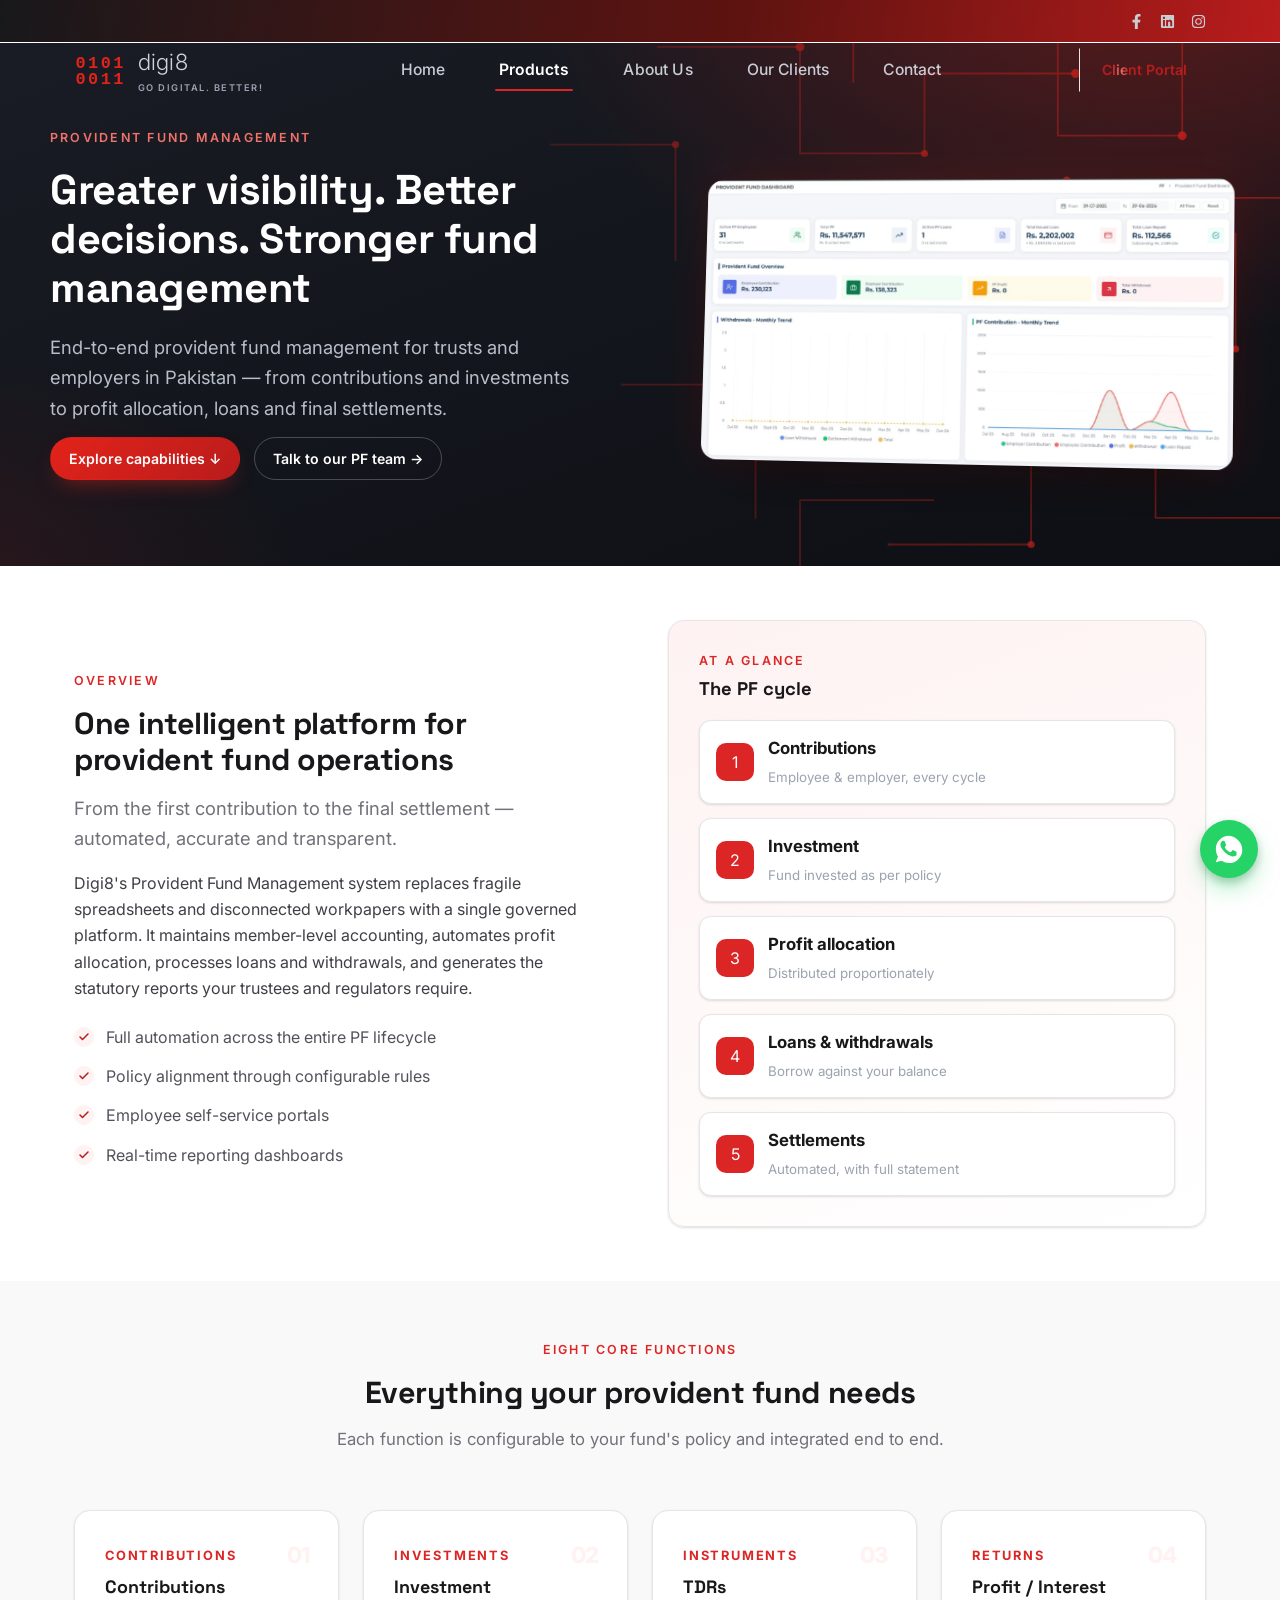
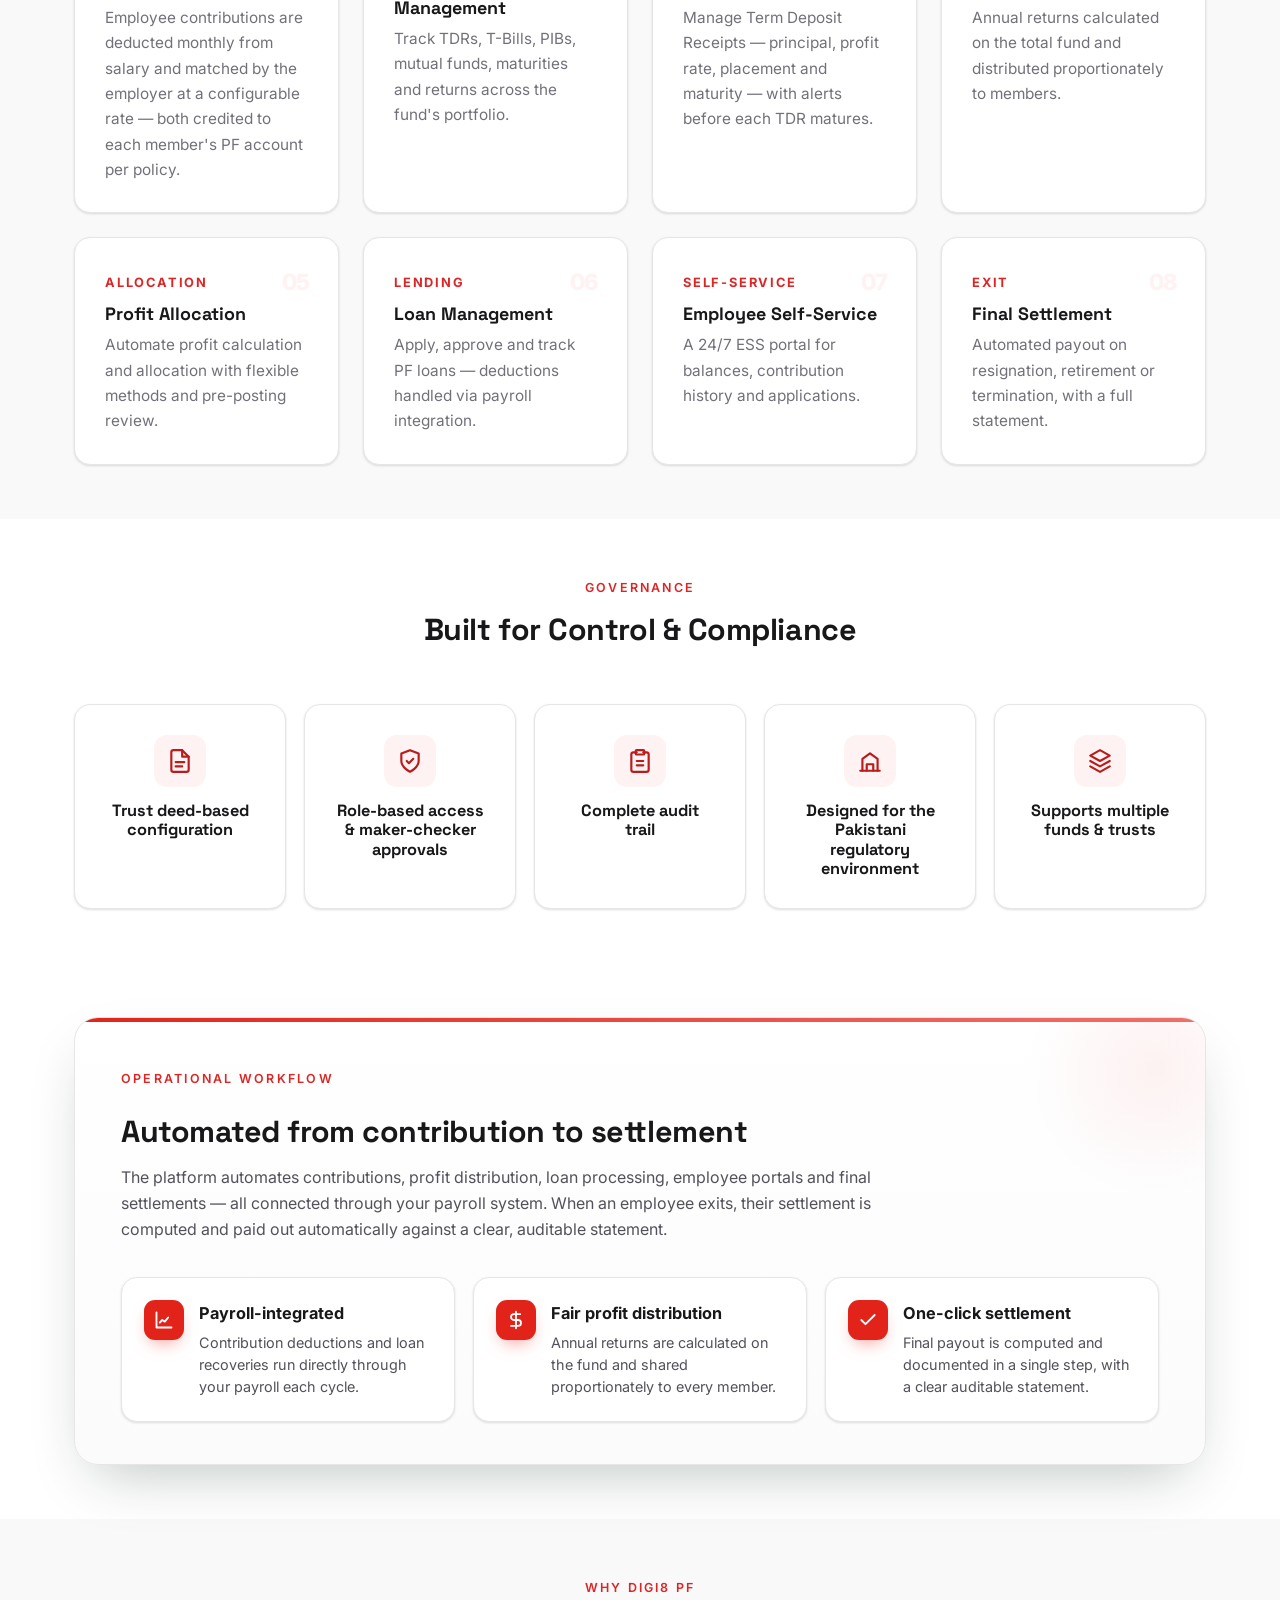
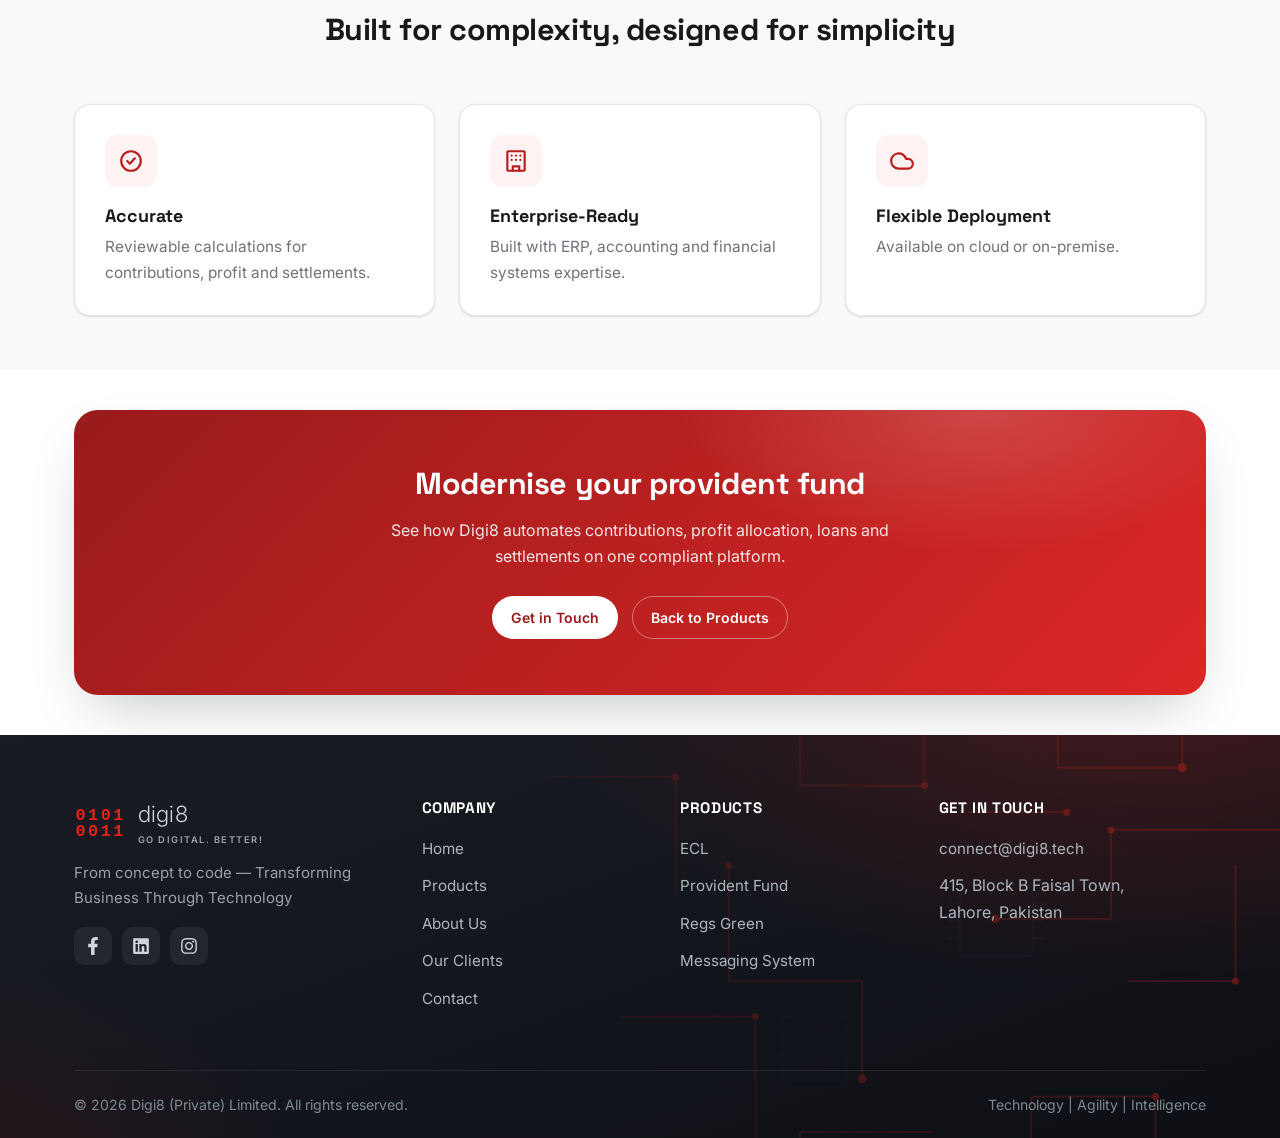
<file: products/pf/index.html>
﻿<!doctype html>
<html lang="en">
<head>
  <meta charset="UTF-8" />
  <link rel="icon" type="image/svg+xml" href="/assets/img/favicon.svg" />
  <meta name="viewport" content="width=device-width, initial-scale=1" />
  <meta http-equiv="Cache-Control" content="no-cache, no-store, must-revalidate" />
  <meta http-equiv="Pragma" content="no-cache" />
  <meta http-equiv="Expires" content="0" />
  <title>PF — Provident Fund Management | Digi8</title>
  <meta name="description" content="Digi8 Provident Fund Management: end-to-end PF administration — member ledgers, employee & employer contributions, profit allocation, loan management, employee self-service and automated final settlement." />
  <link rel="preconnect" href="https://fonts.googleapis.com" />
  <link rel="preconnect" href="https://fonts.gstatic.com" crossorigin />
  <link rel="stylesheet" href="https://fonts.googleapis.com/css2?family=Inter:wght@300;400;500;600;700&family=Space+Grotesk:wght@500;600;700&family=Playfair+Display:ital,wght@1,500;1,600&display=swap" />
  <link rel="stylesheet" href="/assets/css/styles.css?v=96" />
  <style>
    /* Product-page specifics (shared red + charcoal theme) */
    .product-hero { position: relative; overflow: hidden; background:
        radial-gradient(900px 480px at 88% -10%, rgba(226,35,26,.22), transparent 60%),
        radial-gradient(700px 420px at -5% 110%, rgba(226,35,26,.10), transparent 55%),
        var(--ink-900); color: #d7d5d8; padding: 84px 0 76px; }
    .product-hero .container { position: relative; z-index: 1; }
    .product-hero .eyebrow { color: var(--emerald-500); }
    .product-hero .audience { font-size: .82rem; letter-spacing: .16em; text-transform: uppercase; color: var(--ink-300); font-weight: 600; margin-bottom: 18px; }
    .product-hero h1 { color: #fff; max-width: 18ch; margin-bottom: 22px; }
    .product-hero h1 em { font-family: "Playfair Display", Georgia, serif; font-style: italic; font-weight: 500; color: var(--emerald-500); }
    .product-hero__lead { font-size: 1.12rem; color: #c2c0c5; max-width: 640px; margin-bottom: 30px; }
    .product-hero__actions { display: flex; flex-wrap: wrap; gap: 14px; }
    .product-hero__meta { display: flex; gap: 36px; flex-wrap: wrap; margin-top: 40px; padding-top: 28px; border-top: 1px solid rgba(255,255,255,.12); }
    .product-hero__meta div strong { display: block; color: #fff; font-size: 1.05rem; font-weight: 600; }
    .product-hero__meta div span { color: var(--ink-300); font-size: .85rem; }

    .cap-card { position: relative; padding-top: 34px; }
    .cap-num { position: absolute; top: 26px; right: 28px; font-size: 1.4rem; font-weight: 800; color: var(--emerald-50); letter-spacing: -.02em; }
    .cap-card .k { font-size: .8rem; font-weight: 700; letter-spacing: .14em; text-transform: uppercase; color: var(--emerald-600); display: block; margin-bottom: 10px; }

    /* Settlement formula callout */
    .formula { background: var(--ink-900); color: #fff; border-radius: var(--radius); padding: 30px 32px; box-shadow: var(--shadow-lg); }
    .formula span { display: block; font-size: .78rem; letter-spacing: .14em; text-transform: uppercase; color: var(--emerald-400); font-weight: 600; margin-bottom: 14px; }
    .formula code { font-family: "Poppins", sans-serif; font-size: 1.12rem; line-height: 1.7; color: #fff; }
    .formula code b { color: var(--emerald-400); font-weight: 700; }
    .stack { display: flex; gap: 10px; flex-wrap: wrap; }
    .stack span { font-size: .85rem; font-weight: 600; color: var(--ink-700); background: #fff; border: 1px solid var(--line); border-radius: 999px; padding: 7px 16px; box-shadow: var(--shadow-sm); }

    /* Operational-workflow card */
    .workflow-card { position: relative; overflow: hidden; background: linear-gradient(180deg, #ffffff 0%, #fbfbfc 100%);
      border: 1px solid var(--line); border-radius: 24px; box-shadow: var(--shadow-lg); padding: 46px 46px 42px; }
    .workflow-card::before { content: ""; position: absolute; top: 0; left: 0; right: 0; height: 4px;
      background: linear-gradient(90deg, var(--emerald-500), #f0726b); }
    .workflow-card::after { content: ""; position: absolute; right: -80px; top: -80px; width: 260px; height: 260px; border-radius: 50%;
      background: radial-gradient(circle, rgba(226,35,26,.06), transparent 70%); pointer-events: none; }
    .workflow-card__head { position: relative; max-width: 780px; }
    .workflow-card__head h2 { margin: 10px 0 14px; }
    .workflow-card__head p { color: var(--ink-600, #4b5563); margin: 0; }
    .workflow-grid { position: relative; display: grid; grid-template-columns: repeat(3, 1fr); gap: 18px; margin-top: 34px; }
    .workflow-item { display: flex; gap: 15px; align-items: flex-start; background: #fff; border: 1px solid var(--line);
      border-radius: 16px; padding: 22px; box-shadow: var(--shadow-sm); transition: transform .2s ease, box-shadow .2s ease; }
    .workflow-item:hover { transform: translateY(-3px); box-shadow: var(--shadow-md, 0 14px 30px -18px rgba(0,0,0,.28)); }
    .workflow-item__ic { flex: 0 0 auto; width: 40px; height: 40px; border-radius: 11px; display: grid; place-items: center;
      background: var(--emerald-500); color: #fff; box-shadow: 0 8px 18px -8px rgba(226,35,26,.6); }
    .workflow-item__ic svg { width: 20px; height: 20px; }
    .workflow-item b { display: block; font-size: 1.02rem; color: var(--ink-900); margin-bottom: 5px; }
    .workflow-item p { margin: 0; font-size: .9rem; color: var(--ink-600, #4b5563); line-height: 1.55; }
    @media (max-width: 820px) {
      .workflow-card { padding: 32px 22px 28px; border-radius: 20px; }
      .workflow-grid { grid-template-columns: 1fr; gap: 14px; }
    }

    /* Portfolio & investment detail — tinted card with white inner panels */
    .pf-detail-card { margin-top: 44px; background: linear-gradient(160deg, var(--emerald-50), #fff);
      border: 1px solid var(--line); border-radius: 24px; box-shadow: var(--shadow-lg); padding: 42px 46px; }
    .pf-detail-card__head { text-align: center; max-width: 720px; margin: 0 auto 30px; }
    .pf-detail-card__head h2 { margin: 8px 0 0; }
    .pf-detail-card .split { margin: 0; align-items: stretch; }
    .pf-detail-card .split > .reveal { background: #fff; border: 1px solid var(--line); border-radius: 16px;
      padding: 26px 28px; box-shadow: var(--shadow-sm); }
    .pf-detail-card .split > .reveal h3 { margin-top: 0; }
    @media (max-width: 820px) { .pf-detail-card { padding: 28px 20px; } }

    /* Title inside the overview lifecycle card */
    .pf-cycle-head { margin-bottom: 6px; }
    .pf-cycle-head .eyebrow { display: block; margin-bottom: 6px; }
    .pf-cycle-head b { display: block; font-family: var(--font-head, "Space Grotesk", sans-serif); font-size: 1.15rem; color: var(--ink-900); line-height: 1.2; }

    /* Governance card grid */
    .gov-grid { display: grid; grid-template-columns: repeat(auto-fit, minmax(190px, 1fr)); gap: 18px; }
    .gov-grid .card { display: flex; flex-direction: column; align-items: center; justify-content: flex-start; }
  </style>
</head>
<body class="home">

  <div class="topbar">
    <div class="container topbar__inner">
      <div class="topbar__social" style="margin-left:auto">
        <a href="https://www.facebook.com/p/Digi8-61577698963574/" target="_blank" rel="noopener" aria-label="Facebook"><svg viewBox="0 0 320 512" fill="currentColor"><path d="M279.14 288l14.22-92.66h-88.91v-60.13c0-25.35 12.42-50.06 52.24-50.06h40.42V6.26S260.43 0 225.36 0c-73.22 0-121.08 44.38-121.08 124.72v70.62H22.89V288h81.39v224h100.17V288z"/></svg></a>
        <a href="https://pk.linkedin.com/company/digi8-private-limited" target="_blank" rel="noopener" aria-label="LinkedIn"><svg viewBox="0 0 448 512" fill="currentColor"><path d="M416 32H31.9C14.3 32 0 46.5 0 64.3v383.4C0 465.5 14.3 480 31.9 480H416c17.6 0 32-14.5 32-32.3V64.3c0-17.8-14.4-32.3-32-32.3zM135.4 416H69V202.2h66.5V416zm-33.2-243c-21.3 0-38.5-17.3-38.5-38.5S80.9 96 102.2 96c21.2 0 38.5 17.3 38.5 38.5 0 21.3-17.2 38.5-38.5 38.5zm282.1 243h-66.4V312c0-24.8-.5-56.7-34.5-56.7-34.6 0-39.9 27-39.9 54.9V416h-66.4V202.2h63.7v29.2h.9c8.9-16.8 30.6-34.5 62.9-34.5 67.2 0 79.7 44.3 79.7 101.9V416z"/></svg></a>
        <a href="https://www.instagram.com/digi8.tech" target="_blank" rel="noopener" aria-label="Instagram"><svg viewBox="0 0 448 512" fill="currentColor"><path d="M224.1 141c-63.6 0-114.9 51.3-114.9 114.9s51.3 114.9 114.9 114.9S339 319.5 339 255.9 287.7 141 224.1 141zm0 189.6c-41.1 0-74.7-33.5-74.7-74.7s33.5-74.7 74.7-74.7 74.7 33.5 74.7 74.7-33.6 74.7-74.7 74.7zm146.4-194.3c0 14.9-12 26.8-26.8 26.8-14.9 0-26.8-12-26.8-26.8s12-26.8 26.8-26.8 26.8 12 26.8 26.8zm76.1 27.2c-1.7-35.9-9.9-67.7-36.2-93.9-26.2-26.2-58-34.4-93.9-36.2-37-2.1-147.9-2.1-184.9 0-35.8 1.7-67.6 9.9-93.9 36.1s-34.4 58-36.2 93.9c-2.1 37-2.1 147.9 0 184.9 1.7 35.9 9.9 67.7 36.2 93.9s58 34.4 93.9 36.2c37 2.1 147.9 2.1 184.9 0 35.9-1.7 67.7-9.9 93.9-36.2 26.2-26.2 34.4-58 36.2-93.9 2.1-37 2.1-147.8 0-184.8zM398.8 388c-7.8 19.6-22.9 34.7-42.6 42.6-29.5 11.7-99.5 9-132.1 9s-102.7 2.6-132.1-9c-19.6-7.8-34.7-22.9-42.6-42.6-11.7-29.5-9-99.5-9-132.1s-2.6-102.7 9-132.1c7.8-19.6 22.9-34.7 42.6-42.6 29.5-11.7 99.5-9 132.1-9s102.7-2.6 132.1 9c19.6 7.8 34.7 22.9 42.6 42.6 11.7 29.5 9 99.5 9 132.1s2.7 102.7-9 132.1z"/></svg></a>
      </div>
    </div>
  </div>
  <header class="site-header">
    <div class="container site-header__inner">
      <a class="brand" href="/index.html" aria-label="Digi8 home">
        <img class="brand__mark" src="/assets/img/digi8-binary.svg" alt="" width="66" height="40" />
        <span class="brand__name"><span class="brand-shine">digi8</span><small>Go Digital. Better!</small></span>
      </a>
      <nav class="nav" id="primary-nav" aria-label="Primary">
        <a href="/index.html">Home</a>
        <a href="/products/index.html" class="is-active" aria-current="page">Products</a>
        <a href="/about/index.html">About Us</a>
        <a href="/clients/index.html">Our Clients</a>
        <a href="/contact/index.html">Contact</a>
      </nav>
      <div class="header-cta">
        <a class="btn btn-primary btn-portal" href="/odoo/#odoo-form-section"><span class="btn-shine">Client Portal</span></a>
        <button class="nav-toggle" type="button" aria-controls="primary-nav" aria-expanded="false" aria-label="Toggle menu"><span></span></button>
      </div>
    </div>
  </header>

  <!-- Hero -->
  <section class="hero">
    <div class="container hero__grid">
      <div class="hero__copy">
        <span class="eyebrow">Provident Fund Management</span>
        <h1>Greater visibility. Better decisions. Stronger fund management</h1>
        <p class="hero__lead">End-to-end provident fund management for trusts and employers in Pakistan — from contributions and investments to profit allocation, loans and final settlements.</p>
        <div class="hero__actions">
          <a class="btn btn-primary" href="#capabilities">Explore capabilities ↓</a>
          <a class="btn btn-ghost" href="/contact/index.html">Talk to our PF team →</a>
        </div>
      </div>

      <div class="hero__visual" aria-hidden="true">
        <div class="hero__float">
          <img class="hero-media-3d" src="/assets/img/products/pf2.jpg" alt="Provident Fund dashboard" style="width:100%; border-radius:16px; display:block;" />
        </div>
      </div>
    </div>
  </section>

  <!-- Overview -->
  <section class="section">
    <div class="container split">
      <div class="reveal">
        <span class="eyebrow">Overview</span>
        <h2>One intelligent platform for provident fund operations</h2>
        <p class="lead">From the first contribution to the final settlement — automated, accurate and transparent.</p>
        <p>Digi8's Provident Fund Management system replaces fragile spreadsheets and disconnected workpapers with a single governed platform. It maintains member-level accounting, automates profit allocation, processes loans and withdrawals, and generates the statutory reports your trustees and regulators require.</p>
        <ul class="check-list">
          <li>Full automation across the entire PF lifecycle</li>
          <li>Policy alignment through configurable rules</li>
          <li>Employee self-service portals</li>
          <li>Real-time reporting dashboards</li>
        </ul>
      </div>
      <div class="split__media reveal" aria-hidden="true">
        <div class="pf-cycle-head">
          <span class="eyebrow">At a glance</span>
          <b>The PF cycle</b>
        </div>
        <div class="metric-row"><span class="dot">1</span><div><b>Contributions</b><small>Employee &amp; employer, every cycle</small></div></div>
        <div class="metric-row"><span class="dot">2</span><div><b>Investment</b><small>Fund invested as per policy</small></div></div>
        <div class="metric-row"><span class="dot">3</span><div><b>Profit allocation</b><small>Distributed proportionately</small></div></div>
        <div class="metric-row"><span class="dot">4</span><div><b>Loans &amp; withdrawals</b><small>Borrow against your balance</small></div></div>
        <div class="metric-row"><span class="dot">5</span><div><b>Settlements</b><small>Automated, with full statement</small></div></div>
      </div>
    </div>
  </section>

  <!-- Capabilities -->
  <section class="section section--soft" id="capabilities">
    <div class="container">
      <div class="section-head reveal">
        <span class="eyebrow">Eight core functions</span>
        <h2>Everything your provident fund needs</h2>
        <p>Each function is configurable to your fund's policy and integrated end to end.</p>
      </div>

      <div class="grid grid-4">
        <article class="card cap-card reveal">
          <span class="cap-num">01</span>
          <span class="k">Contributions</span>
          <h3>Contributions</h3>
          <p>Employee contributions are deducted monthly from salary and matched by the employer at a configurable rate — both credited to each member's PF account per policy.</p>
        </article>
        <article class="card cap-card reveal">
          <span class="cap-num">02</span>
          <span class="k">Investments</span>
          <h3>Investment Management</h3>
          <p>Track TDRs, T-Bills, PIBs, mutual funds, maturities and returns across the fund's portfolio.</p>
        </article>
        <article class="card cap-card reveal">
          <span class="cap-num">03</span>
          <span class="k">Instruments</span>
          <h3>TDRs</h3>
          <p>Manage Term Deposit Receipts — principal, profit rate, placement and maturity — with alerts before each TDR matures.</p>
        </article>
        <article class="card cap-card reveal">
          <span class="cap-num">04</span>
          <span class="k">Returns</span>
          <h3>Profit / Interest</h3>
          <p>Annual returns calculated on the total fund and distributed proportionately to members.</p>
        </article>
        <article class="card cap-card reveal">
          <span class="cap-num">05</span>
          <span class="k">Allocation</span>
          <h3>Profit Allocation</h3>
          <p>Automate profit calculation and allocation with flexible methods and pre-posting review.</p>
        </article>
        <article class="card cap-card reveal">
          <span class="cap-num">06</span>
          <span class="k">Lending</span>
          <h3>Loan Management</h3>
          <p>Apply, approve and track PF loans — deductions handled via payroll integration.</p>
        </article>
        <article class="card cap-card reveal">
          <span class="cap-num">07</span>
          <span class="k">Self-service</span>
          <h3>Employee Self-Service</h3>
          <p>A 24/7 ESS portal for balances, contribution history and applications.</p>
        </article>
        <article class="card cap-card reveal">
          <span class="cap-num">08</span>
          <span class="k">Exit</span>
          <h3>Final Settlement</h3>
          <p>Automated payout on resignation, retirement or termination, with a full statement.</p>
        </article>
      </div>
    </div>
  </section>

  <!-- Portfolio management & fund investment -->
  <section class="section">
    <div class="container">
      <!-- Built for control & compliance -->
      <div class="section-head reveal">
        <span class="eyebrow">Governance</span>
        <h2>Built for Control &amp; Compliance</h2>
      </div>
      <div class="grid gov-grid">
        <div class="card reveal" style="text-align:center;">
          <div class="card__icon" style="margin:0 auto 14px;"><svg viewBox="0 0 24 24" fill="none" stroke="currentColor" stroke-width="2" stroke-linecap="round" stroke-linejoin="round"><path d="M14 2H6a2 2 0 0 0-2 2v16a2 2 0 0 0 2 2h12a2 2 0 0 0 2-2V8z"/><path d="M14 2v6h6"/><path d="M8 13h8M8 17h6"/></svg></div>
          <h3 style="font-size:1.02rem; margin:0;">Trust deed-based configuration</h3>
        </div>
        <div class="card reveal" style="text-align:center;">
          <div class="card__icon" style="margin:0 auto 14px;"><svg viewBox="0 0 24 24" fill="none" stroke="currentColor" stroke-width="2" stroke-linecap="round" stroke-linejoin="round"><path d="M12 22s8-4 8-10V5l-8-3-8 3v7c0 6 8 10 8 10z"/><path d="m9 12 2 2 4-4"/></svg></div>
          <h3 style="font-size:1.02rem; margin:0;">Role-based access &amp; maker-checker approvals</h3>
        </div>
        <div class="card reveal" style="text-align:center;">
          <div class="card__icon" style="margin:0 auto 14px;"><svg viewBox="0 0 24 24" fill="none" stroke="currentColor" stroke-width="2" stroke-linecap="round" stroke-linejoin="round"><rect x="8" y="2" width="8" height="4" rx="1"/><path d="M9 4H6a2 2 0 0 0-2 2v14a2 2 0 0 0 2 2h12a2 2 0 0 0 2-2V6a2 2 0 0 0-2-2h-3"/><path d="M9 12h6M9 16h6"/></svg></div>
          <h3 style="font-size:1.02rem; margin:0;">Complete audit trail</h3>
        </div>
        <div class="card reveal" style="text-align:center;">
          <div class="card__icon" style="margin:0 auto 14px;"><svg viewBox="0 0 24 24" fill="none" stroke="currentColor" stroke-width="2" stroke-linecap="round" stroke-linejoin="round"><path d="M3 21h18"/><path d="M5 21V10l7-5 7 5v11"/><path d="M9 21v-6h6v6"/></svg></div>
          <h3 style="font-size:1.02rem; margin:0;">Designed for the Pakistani regulatory environment</h3>
        </div>
        <div class="card reveal" style="text-align:center;">
          <div class="card__icon" style="margin:0 auto 14px;"><svg viewBox="0 0 24 24" fill="none" stroke="currentColor" stroke-width="2" stroke-linecap="round" stroke-linejoin="round"><path d="m12 2 9 5-9 5-9-5 9-5z"/><path d="m3 12 9 5 9-5"/><path d="m3 17 9 5 9-5"/></svg></div>
          <h3 style="font-size:1.02rem; margin:0;">Supports multiple funds &amp; trusts</h3>
        </div>
      </div>
    </div>
  </section>

  <!-- Operational workflow -->
  <section class="section">
    <div class="container">
      <div class="workflow-card reveal">
        <div class="workflow-card__head">
          <span class="eyebrow">Operational workflow</span>
          <h2>Automated from contribution to settlement</h2>
          <p>The platform automates contributions, profit distribution, loan processing, employee portals and final settlements — all connected through your payroll system. When an employee exits, their settlement is computed and paid out automatically against a clear, auditable statement.</p>
        </div>
        <div class="workflow-grid">
          <div class="workflow-item">
            <span class="workflow-item__ic"><svg viewBox="0 0 24 24" fill="none" stroke="currentColor" stroke-width="2.2" stroke-linecap="round" stroke-linejoin="round"><path d="M3 3v18h18"/><path d="m7 15 3-3 3 2 4-5"/></svg></span>
            <div><b>Payroll-integrated</b><p>Contribution deductions and loan recoveries run directly through your payroll each cycle.</p></div>
          </div>
          <div class="workflow-item">
            <span class="workflow-item__ic"><svg viewBox="0 0 24 24" fill="none" stroke="currentColor" stroke-width="2.2" stroke-linecap="round" stroke-linejoin="round"><path d="M12 2v20"/><path d="M17 5H9.5a3.5 3.5 0 0 0 0 7h5a3.5 3.5 0 0 1 0 7H6"/></svg></span>
            <div><b>Fair profit distribution</b><p>Annual returns are calculated on the fund and shared proportionately to every member.</p></div>
          </div>
          <div class="workflow-item">
            <span class="workflow-item__ic"><svg viewBox="0 0 24 24" fill="none" stroke="currentColor" stroke-width="2.2" stroke-linecap="round" stroke-linejoin="round"><path d="M20 6 9 17l-5-5"/></svg></span>
            <div><b>One-click settlement</b><p>Final payout is computed and documented in a single step, with a clear auditable statement.</p></div>
          </div>
        </div>
      </div>
    </div>
  </section>

  <!-- Why / strengths -->
  <section class="section section--soft">
    <div class="container">
      <div class="section-head reveal">
        <span class="eyebrow">Why Digi8 PF</span>
        <h2>Built for complexity, designed for simplicity</h2>
      </div>
      <div class="grid grid-3">
        <div class="card reveal">
          <div class="card__icon"><svg viewBox="0 0 24 24" fill="none" stroke="currentColor" stroke-width="2" stroke-linecap="round" stroke-linejoin="round"><circle cx="12" cy="12" r="9"/><path d="m8.5 12 2.5 2.5 4.5-5"/></svg></div>
          <h3>Accurate</h3>
          <p>Reviewable calculations for contributions, profit and settlements.</p>
        </div>
        <div class="card reveal">
          <div class="card__icon"><svg viewBox="0 0 24 24" fill="none" stroke="currentColor" stroke-width="2" stroke-linecap="round" stroke-linejoin="round"><rect x="4" y="3" width="16" height="18" rx="1"/><path d="M9 21v-4h6v4"/><path d="M8 7h.01M12 7h.01M16 7h.01M8 11h.01M12 11h.01M16 11h.01"/></svg></div>
          <h3>Enterprise-Ready</h3>
          <p>Built with ERP, accounting and financial systems expertise.</p>
        </div>
        <div class="card reveal">
          <div class="card__icon"><svg viewBox="0 0 24 24" fill="none" stroke="currentColor" stroke-width="2" stroke-linecap="round" stroke-linejoin="round"><path d="M17.5 19H9a7 7 0 1 1 6.71-9h1.79a4.5 4.5 0 1 1 0 9Z"/></svg></div>
          <h3>Flexible Deployment</h3>
          <p>Available on cloud or on-premise.</p>
        </div>
      </div>
    </div>
  </section>

  <!-- CTA -->
  <section class="section section--tight">
    <div class="container">
      <div class="cta-band reveal">
        <h2>Modernise your provident fund</h2>
        <p>See how Digi8 automates contributions, profit allocation, loans and settlements on one compliant platform.</p>
        <div class="btn-row">
          <a class="btn btn-light" href="/contact/index.html">Get in Touch</a>
          <a class="btn btn-outline-light" href="/products/index.html">Back to Products</a>
        </div>
      </div>
    </div>
  </section>

  <!-- Footer -->
  <footer class="site-footer">
    <div class="container">
      <div class="footer-grid">
        <div>
          <a class="brand" href="/index.html"><img class="brand__mark" src="/assets/img/digi8-binary.svg" alt="" width="66" height="40" /><span class="brand__name"><span class="brand-shine">digi8</span><small>Go Digital. Better!</small></span></a>
          <p style="margin-top:16px">From concept to code — Transforming Business Through Technology</p>
          <div class="footer-social">
            <a href="https://www.facebook.com/p/Digi8-61577698963574/" target="_blank" rel="noopener" aria-label="Facebook"><svg width="18" height="18" viewBox="0 0 320 512" fill="currentColor"><path d="M279.14 288l14.22-92.66h-88.91v-60.13c0-25.35 12.42-50.06 52.24-50.06h40.42V6.26S260.43 0 225.36 0c-73.22 0-121.08 44.38-121.08 124.72v70.62H22.89V288h81.39v224h100.17V288z"/></svg></a>
            <a href="https://pk.linkedin.com/company/digi8-private-limited" target="_blank" rel="noopener" aria-label="LinkedIn"><svg width="18" height="18" viewBox="0 0 448 512" fill="currentColor"><path d="M416 32H31.9C14.3 32 0 46.5 0 64.3v383.4C0 465.5 14.3 480 31.9 480H416c17.6 0 32-14.5 32-32.3V64.3c0-17.8-14.4-32.3-32-32.3zM135.4 416H69V202.2h66.5V416zm-33.2-243c-21.3 0-38.5-17.3-38.5-38.5S80.9 96 102.2 96c21.2 0 38.5 17.3 38.5 38.5 0 21.3-17.2 38.5-38.5 38.5zm282.1 243h-66.4V312c0-24.8-.5-56.7-34.5-56.7-34.6 0-39.9 27-39.9 54.9V416h-66.4V202.2h63.7v29.2h.9c8.9-16.8 30.6-34.5 62.9-34.5 67.2 0 79.7 44.3 79.7 101.9V416z"/></svg></a>
            <a href="https://www.instagram.com/digi8.tech" target="_blank" rel="noopener" aria-label="Instagram"><svg width="18" height="18" viewBox="0 0 448 512" fill="currentColor"><path d="M224.1 141c-63.6 0-114.9 51.3-114.9 114.9s51.3 114.9 114.9 114.9S339 319.5 339 255.9 287.7 141 224.1 141zm0 189.6c-41.1 0-74.7-33.5-74.7-74.7s33.5-74.7 74.7-74.7 74.7 33.5 74.7 74.7-33.6 74.7-74.7 74.7zm146.4-194.3c0 14.9-12 26.8-26.8 26.8-14.9 0-26.8-12-26.8-26.8s12-26.8 26.8-26.8 26.8 12 26.8 26.8zm76.1 27.2c-1.7-35.9-9.9-67.7-36.2-93.9-26.2-26.2-58-34.4-93.9-36.2-37-2.1-147.9-2.1-184.9 0-35.8 1.7-67.6 9.9-93.9 36.1s-34.4 58-36.2 93.9c-2.1 37-2.1 147.9 0 184.9 1.7 35.9 9.9 67.7 36.2 93.9s58 34.4 93.9 36.2c37 2.1 147.9 2.1 184.9 0 35.9-1.7 67.7-9.9 93.9-36.2 26.2-26.2 34.4-58 36.2-93.9 2.1-37 2.1-147.8 0-184.8zM398.8 388c-7.8 19.6-22.9 34.7-42.6 42.6-29.5 11.7-99.5 9-132.1 9s-102.7 2.6-132.1-9c-19.6-7.8-34.7-22.9-42.6-42.6-11.7-29.5-9-99.5-9-132.1s-2.6-102.7 9-132.1c7.8-19.6 22.9-34.7 42.6-42.6 29.5-11.7 99.5-9 132.1-9s102.7-2.6 132.1 9c19.6 7.8 34.7 22.9 42.6 42.6 11.7 29.5 9 99.5 9 132.1s2.7 102.7-9 132.1z"/></svg></a>
          </div>
        </div>
        <div class="footer-col">
          <h4>Company</h4>
          <ul>
            <li><a href="/index.html">Home</a></li>
            <li><a href="/products/index.html">Products</a></li>
            <li><a href="/about/index.html">About Us</a></li>
            <li><a href="/clients/index.html">Our Clients</a></li>
            <li><a href="/contact/index.html">Contact</a></li>
          </ul>
        </div>
        <div class="footer-col">
          <h4>Products</h4>
          <ul>
            <li><a href="/products/ecl/index.html">ECL</a></li>
            <li><a href="/products/pf/index.html">Provident Fund</a></li>
            <li><a href="https://www.regs.green" target="_blank" rel="noopener">Regs Green</a></li>
            <li><a href="/products/index.html#messaging">Messaging System</a></li>
          </ul>
        </div>
        <div class="footer-col">
          <h4>Get in touch</h4>
          <ul>
            <li><a href="mailto:connect@digi8.tech">connect@digi8.tech</a></li>
            <!-- <li><a href="https://wa.me/923214639297" target="_blank" rel="noopener">+92 321 4639297</a></li> -->
            <li>415, Block B Faisal Town,<br>Lahore, Pakistan</li>
          </ul>
        </div>
      </div>
      <div class="footer-bottom">
        <span>© 2026 Digi8 (Private) Limited. All rights reserved.</span>
        <span>Technology | Agility | Intelligence</span>
      </div>
    </div>
  </footer>

  <script src="/assets/js/main.js"></script>
  <!-- WhatsApp floating button -->
  <script>
    (function () {
      var h = document.querySelector(".site-header");
      if (!h) return;
      var toggle = function () { h.classList.toggle("is-scrolled", window.scrollY > 8); };
      toggle();
      window.addEventListener("scroll", toggle, { passive: true });
    })();
  </script>
  <span class="wa-fab" role="img" aria-label="WhatsApp" title="WhatsApp">
    <svg viewBox="0 0 24 24" fill="currentColor" aria-hidden="true"><path d="M12.04 2C6.58 2 2.13 6.45 2.13 11.9c0 2.1.55 4.06 1.6 5.82L2 22l4.42-1.16a9.9 9.9 0 0 0 5.62 1.74h.01c5.46 0 9.9-4.45 9.9-9.9 0-2.65-1.03-5.14-2.9-7.01A9.82 9.82 0 0 0 12.04 2zm5.8 14.06c-.25.7-1.44 1.33-2 1.42-.53.08-1.2.11-1.94-.12-.45-.14-1.02-.33-1.76-.65-3.1-1.34-5.12-4.46-5.28-4.67-.15-.2-1.26-1.67-1.26-3.19 0-1.52.8-2.27 1.08-2.58.28-.31.61-.39.82-.39.2 0 .41 0 .59.01.19.01.44-.07.69.53.25.6.86 2.1.94 2.25.08.15.13.33.03.53-.1.2-.15.33-.3.5-.15.18-.31.4-.45.53-.15.15-.3.31-.13.6.17.3.76 1.25 1.63 2.02 1.12 1 2.07 1.31 2.36 1.46.3.15.47.13.64-.08.17-.2.74-.86.94-1.16.2-.3.4-.25.67-.15.27.1 1.72.81 2.01.96.3.15.5.22.57.35.07.12.07.72-.18 1.42z"/></svg>
  </span>
</body>
</html>
</file>
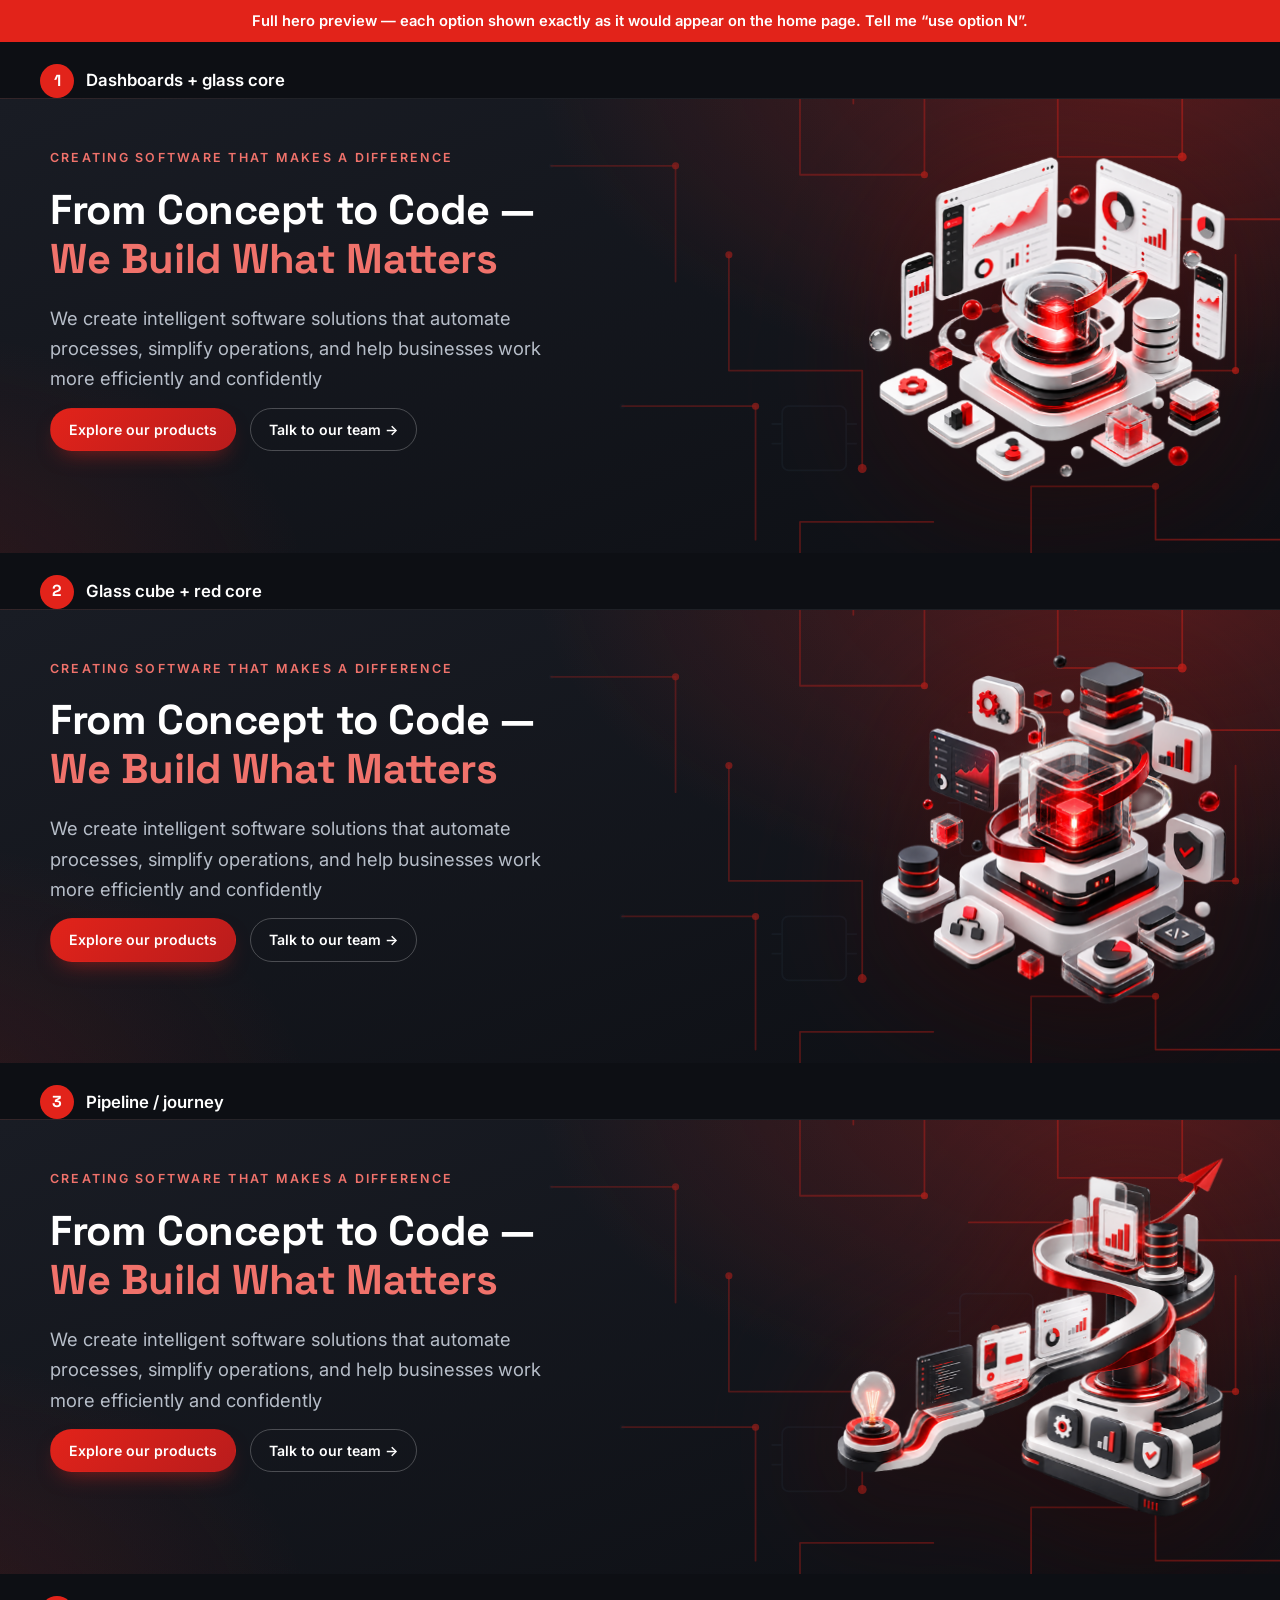
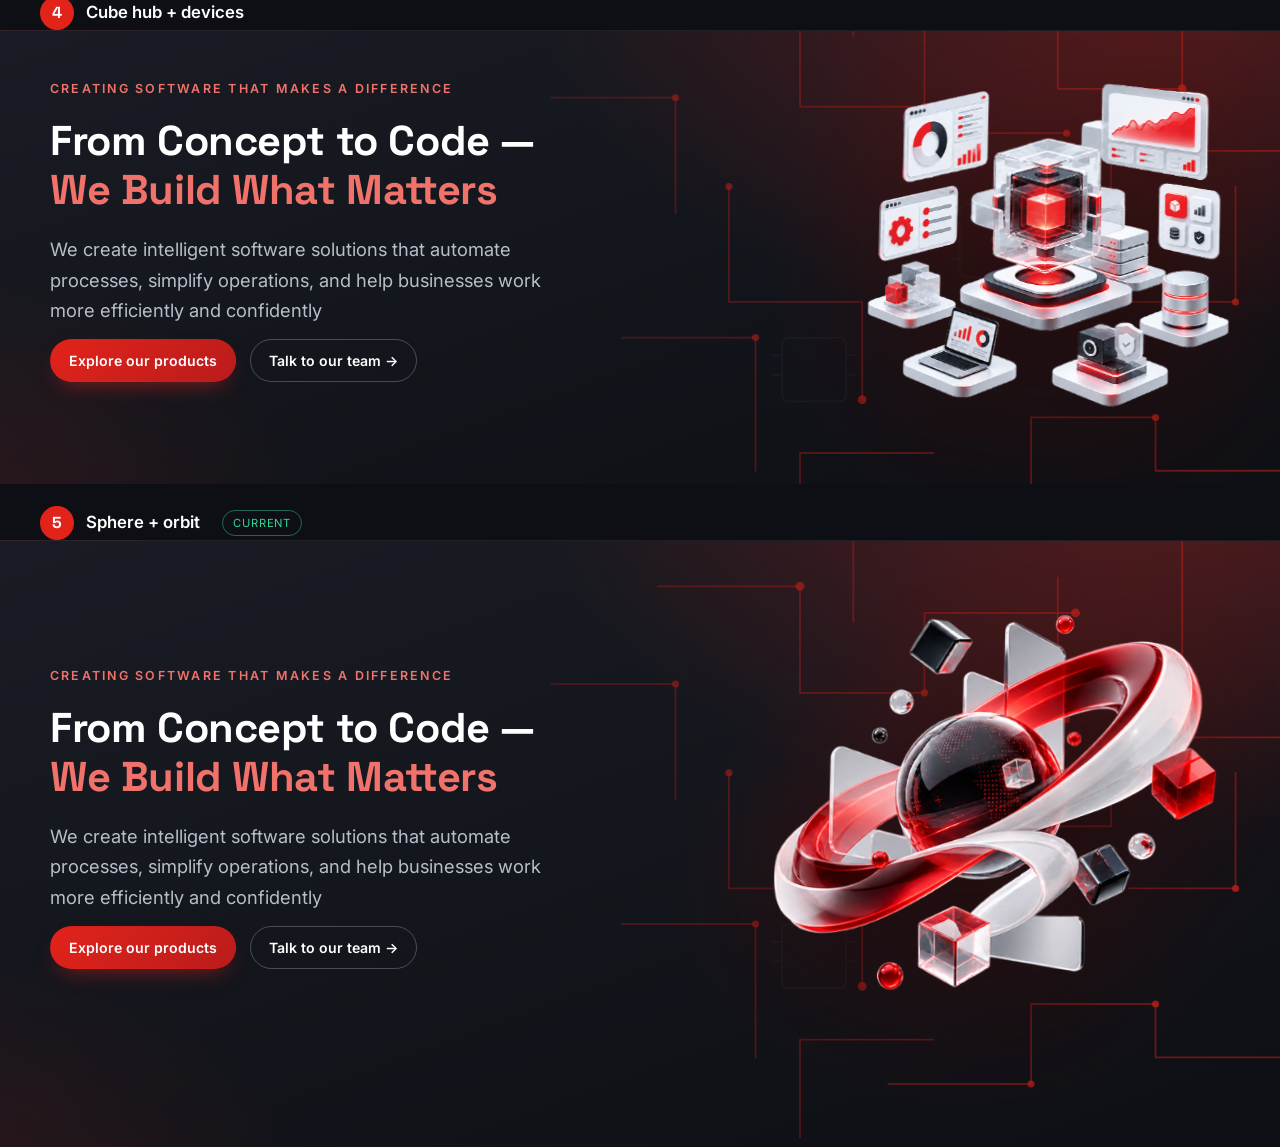
<file: hero-options.html>
<!doctype html>
<html lang="en">
<head>
  <meta charset="UTF-8" />
  <meta name="viewport" content="width=device-width, initial-scale=1" />
  <title>Hero options — full section preview | Digi8</title>
  <link rel="preconnect" href="https://fonts.googleapis.com" />
  <link rel="preconnect" href="https://fonts.gstatic.com" crossorigin />
  <link rel="stylesheet" href="https://fonts.googleapis.com/css2?family=Inter:wght@300;400;500;600;700&family=Space+Grotesk:wght@500;600;700&display=swap" />
  <link rel="stylesheet" href="/assets/css/styles.css?v=97" />
  <style>
    body { margin: 0; background: #0d0f14; }
    .opt-note { position: sticky; top: 0; z-index: 20; background: #e2231a; color: #fff;
      text-align: center; font-family: Inter, sans-serif; font-weight: 600; font-size: .92rem; padding: 9px 16px; }
    .opt-bar { display: flex; align-items: center; gap: 12px; padding: 22px 40px 0; font-family: Inter, sans-serif; }
    .opt-bar .num { width: 34px; height: 34px; border-radius: 50%; background: #e2231a; color: #fff;
      display: grid; place-items: center; font-weight: 700; font-family: "Space Grotesk", sans-serif; }
    .opt-bar .name { color: #fff; font-weight: 600; font-size: 1.05rem; }
    .opt-bar .tag { margin-left: 10px; font-size: .7rem; text-transform: uppercase; letter-spacing: .08em;
      color: #34d399; border: 1px solid rgba(52,211,153,.45); border-radius: 999px; padding: 3px 10px; }
    /* Render each hero like the real page (no header, so give the grid breathing room) */
    .preview .hero { border-top: 1px solid rgba(255,255,255,.06); }
    .preview .hero__grid { padding-top: 30px; padding-bottom: 50px; }
    .preview .hero__actions .btn { pointer-events: none; }
    .missing { min-height: 300px; display: grid; place-items: center; color: #7b8291;
      font-family: Inter, sans-serif; text-align: center; }
    .missing code { color: #f0726b; }
  </style>
</head>
<body class="preview">
  <div class="opt-note">Full hero preview — each option shown exactly as it would appear on the home page. Tell me “use option N”.</div>

  <!-- OPTION 1 -->
  <div class="opt-bar"><span class="num">1</span><span class="name">Dashboards + glass core</span></div>
  <section class="hero">
    <div class="container hero__grid">
      <div class="hero__copy">
        <span class="eyebrow">Creating Software That Makes a Difference</span>
        <h1>From Concept to Code — <br><span style="color:#f0726b">We Build What Matters</span></h1>
        <p class="hero__lead">We create intelligent software solutions that automate processes, simplify operations, and help businesses work more efficiently and confidently</p>
        <div class="hero__actions">
          <a class="btn btn-primary" href="#">Explore our products</a>
          <a class="btn btn-ghost" href="#">Talk to our team →</a>
        </div>
      </div>
      <div class="hero__visual" aria-hidden="true"><div class="hero__float">
        <img class="hero-3d-img hero-3d-img--clear" src="/assets/img/hero-opt1.png" alt="Option 1" onerror="this.parentNode.parentNode.innerHTML='<div class=missing>Save <code>hero-opt1.png</code></div>'">
      </div></div>
    </div>
  </section>

  <!-- OPTION 2 -->
  <div class="opt-bar"><span class="num">2</span><span class="name">Glass cube + red core</span></div>
  <section class="hero">
    <div class="container hero__grid">
      <div class="hero__copy">
        <span class="eyebrow">Creating Software That Makes a Difference</span>
        <h1>From Concept to Code — <br><span style="color:#f0726b">We Build What Matters</span></h1>
        <p class="hero__lead">We create intelligent software solutions that automate processes, simplify operations, and help businesses work more efficiently and confidently</p>
        <div class="hero__actions">
          <a class="btn btn-primary" href="#">Explore our products</a>
          <a class="btn btn-ghost" href="#">Talk to our team →</a>
        </div>
      </div>
      <div class="hero__visual" aria-hidden="true"><div class="hero__float">
        <img class="hero-3d-img hero-3d-img--clear" src="/assets/img/hero-opt2.png" alt="Option 2" onerror="this.parentNode.parentNode.innerHTML='<div class=missing>Save <code>hero-opt2.png</code></div>'">
      </div></div>
    </div>
  </section>

  <!-- OPTION 3 -->
  <div class="opt-bar"><span class="num">3</span><span class="name">Pipeline / journey</span></div>
  <section class="hero">
    <div class="container hero__grid">
      <div class="hero__copy">
        <span class="eyebrow">Creating Software That Makes a Difference</span>
        <h1>From Concept to Code — <br><span style="color:#f0726b">We Build What Matters</span></h1>
        <p class="hero__lead">We create intelligent software solutions that automate processes, simplify operations, and help businesses work more efficiently and confidently</p>
        <div class="hero__actions">
          <a class="btn btn-primary" href="#">Explore our products</a>
          <a class="btn btn-ghost" href="#">Talk to our team →</a>
        </div>
      </div>
      <div class="hero__visual" aria-hidden="true"><div class="hero__float">
        <img class="hero-3d-img hero-3d-img--clear" src="/assets/img/hero-opt3.png" alt="Option 3" onerror="this.parentNode.parentNode.innerHTML='<div class=missing>Save <code>hero-opt3.png</code></div>'">
      </div></div>
    </div>
  </section>

  <!-- OPTION 4 -->
  <div class="opt-bar"><span class="num">4</span><span class="name">Cube hub + devices</span></div>
  <section class="hero">
    <div class="container hero__grid">
      <div class="hero__copy">
        <span class="eyebrow">Creating Software That Makes a Difference</span>
        <h1>From Concept to Code — <br><span style="color:#f0726b">We Build What Matters</span></h1>
        <p class="hero__lead">We create intelligent software solutions that automate processes, simplify operations, and help businesses work more efficiently and confidently</p>
        <div class="hero__actions">
          <a class="btn btn-primary" href="#">Explore our products</a>
          <a class="btn btn-ghost" href="#">Talk to our team →</a>
        </div>
      </div>
      <div class="hero__visual" aria-hidden="true"><div class="hero__float">
        <img class="hero-3d-img hero-3d-img--clear" src="/assets/img/hero-opt4.png" alt="Option 4" onerror="this.parentNode.parentNode.innerHTML='<div class=missing>Save <code>hero-opt4.png</code></div>'">
      </div></div>
    </div>
  </section>

  <!-- OPTION 5 (current) -->
  <div class="opt-bar"><span class="num">5</span><span class="name">Sphere + orbit</span><span class="tag">current</span></div>
  <section class="hero">
    <div class="container hero__grid">
      <div class="hero__copy">
        <span class="eyebrow">Creating Software That Makes a Difference</span>
        <h1>From Concept to Code — <br><span style="color:#f0726b">We Build What Matters</span></h1>
        <p class="hero__lead">We create intelligent software solutions that automate processes, simplify operations, and help businesses work more efficiently and confidently</p>
        <div class="hero__actions">
          <a class="btn btn-primary" href="#">Explore our products</a>
          <a class="btn btn-ghost" href="#">Talk to our team →</a>
        </div>
      </div>
      <div class="hero__visual" aria-hidden="true"><div class="hero__float">
        <img class="hero-3d-img hero-3d-img--clear" src="/assets/img/hero-3d-fit.png" alt="Option 5">
      </div></div>
    </div>
  </section>

</body>
</html>
</file>
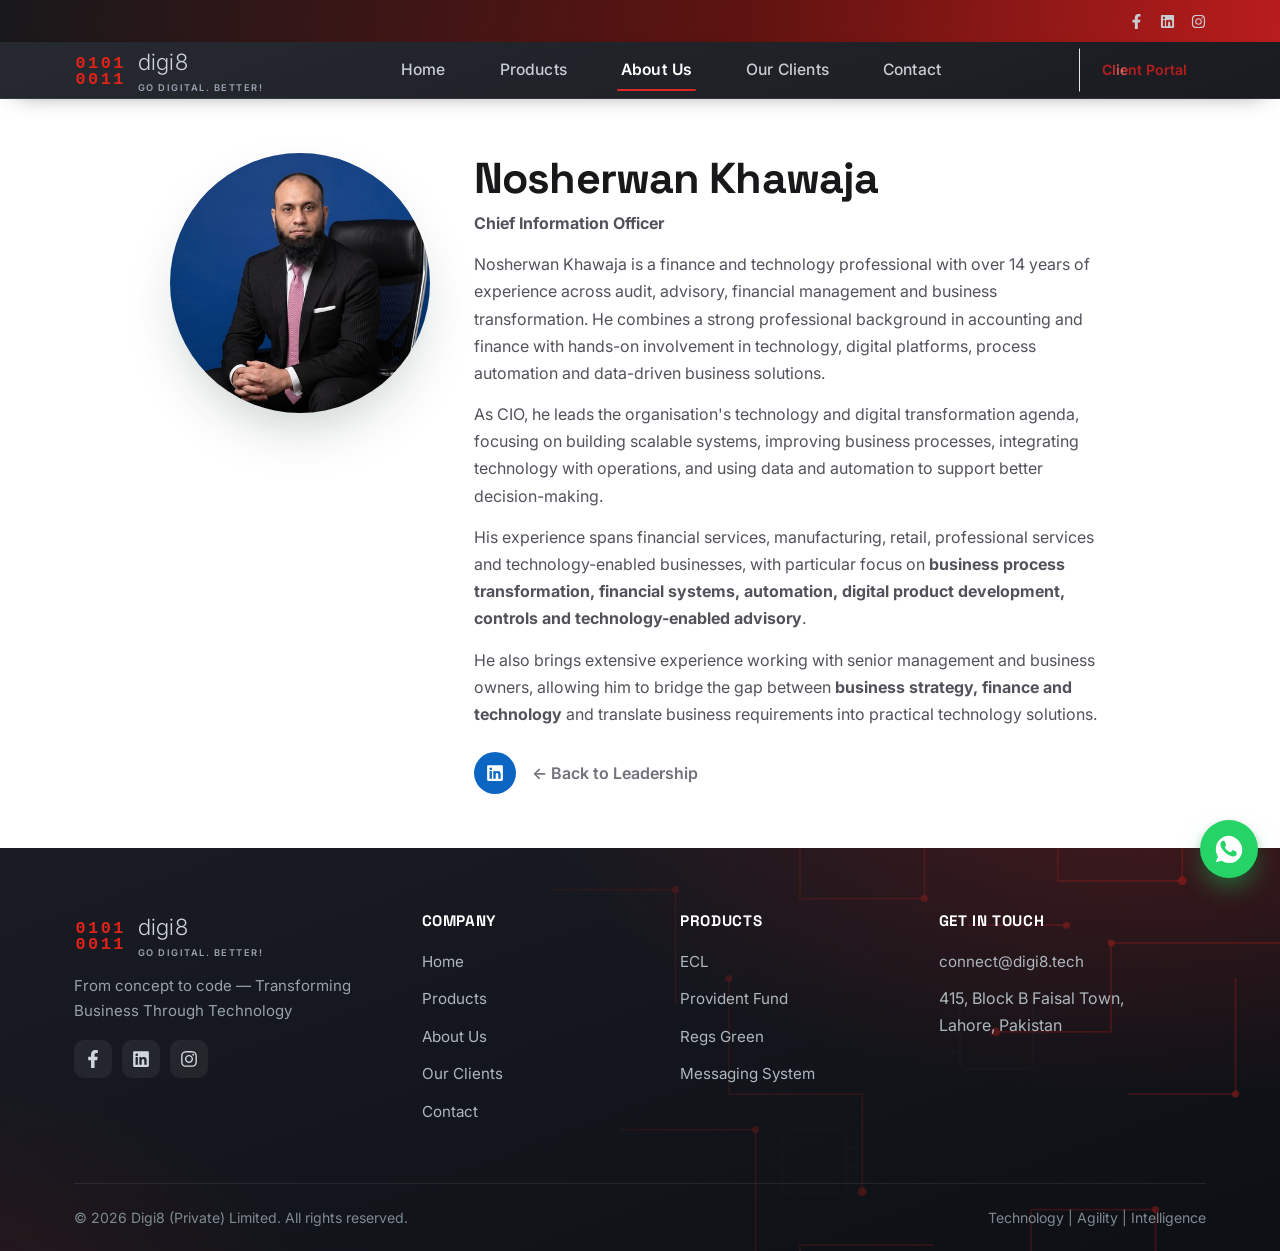
<file: about/nosherwan-khawaja.html>
<!doctype html>
<html lang="en">
<head>
  <meta charset="UTF-8" />
  <link rel="icon" type="image/svg+xml" href="/assets/img/favicon.svg" />
  <meta name="viewport" content="width=device-width, initial-scale=1" />
  <meta http-equiv="Cache-Control" content="no-cache, no-store, must-revalidate" />
  <meta http-equiv="Pragma" content="no-cache" />
  <meta http-equiv="Expires" content="0" />
  <title>Nosherwan Khawaja — Chief Information Officer | Digi8</title>
  <meta name="description" content="Nosherwan Khawaja, Chief Information Officer of Digi8 — enterprise systems and infrastructure leader." />
  <link rel="preconnect" href="https://fonts.googleapis.com" />
  <link rel="preconnect" href="https://fonts.gstatic.com" crossorigin />
  <link rel="stylesheet" href="https://fonts.googleapis.com/css2?family=Inter:wght@300;400;500;600;700&family=Space+Grotesk:wght@500;600;700&display=swap" />
  <link rel="stylesheet" href="/assets/css/styles.css?v=119" />
</head>
<body>

  <div class="topbar">
    <div class="container topbar__inner">
      <div class="topbar__social" style="margin-left:auto">
        <a href="https://www.facebook.com/p/Digi8-61577698963574/" target="_blank" rel="noopener" aria-label="Facebook"><svg viewBox="0 0 320 512" fill="currentColor"><path d="M279.14 288l14.22-92.66h-88.91v-60.13c0-25.35 12.42-50.06 52.24-50.06h40.42V6.26S260.43 0 225.36 0c-73.22 0-121.08 44.38-121.08 124.72v70.62H22.89V288h81.39v224h100.17V288z"/></svg></a>
        <a href="https://pk.linkedin.com/company/digi8-private-limited" target="_blank" rel="noopener" aria-label="LinkedIn"><svg viewBox="0 0 448 512" fill="currentColor"><path d="M416 32H31.9C14.3 32 0 46.5 0 64.3v383.4C0 465.5 14.3 480 31.9 480H416c17.6 0 32-14.5 32-32.3V64.3c0-17.8-14.4-32.3-32-32.3zM135.4 416H69V202.2h66.5V416zm-33.2-243c-21.3 0-38.5-17.3-38.5-38.5S80.9 96 102.2 96c21.2 0 38.5 17.3 38.5 38.5 0 21.3-17.2 38.5-38.5 38.5zm282.1 243h-66.4V312c0-24.8-.5-56.7-34.5-56.7-34.6 0-39.9 27-39.9 54.9V416h-66.4V202.2h63.7v29.2h.9c8.9-16.8 30.6-34.5 62.9-34.5 67.2 0 79.7 44.3 79.7 101.9V416z"/></svg></a>
        <a href="https://www.instagram.com/digi8.tech" target="_blank" rel="noopener" aria-label="Instagram"><svg viewBox="0 0 448 512" fill="currentColor"><path d="M224.1 141c-63.6 0-114.9 51.3-114.9 114.9s51.3 114.9 114.9 114.9S339 319.5 339 255.9 287.7 141 224.1 141zm0 189.6c-41.1 0-74.7-33.5-74.7-74.7s33.5-74.7 74.7-74.7 74.7 33.5 74.7 74.7-33.6 74.7-74.7 74.7zm146.4-194.3c0 14.9-12 26.8-26.8 26.8-14.9 0-26.8-12-26.8-26.8s12-26.8 26.8-26.8 26.8 12 26.8 26.8zm76.1 27.2c-1.7-35.9-9.9-67.7-36.2-93.9-26.2-26.2-58-34.4-93.9-36.2-37-2.1-147.9-2.1-184.9 0-35.8 1.7-67.6 9.9-93.9 36.1s-34.4 58-36.2 93.9c-2.1 37-2.1 147.9 0 184.9 1.7 35.9 9.9 67.7 36.2 93.9s58 34.4 93.9 36.2c37 2.1 147.9 2.1 184.9 0 35.9-1.7 67.7-9.9 93.9-36.2 26.2-26.2 34.4-58 36.2-93.9 2.1-37 2.1-147.8 0-184.8zM398.8 388c-7.8 19.6-22.9 34.7-42.6 42.6-29.5 11.7-99.5 9-132.1 9s-102.7 2.6-132.1-9c-19.6-7.8-34.7-22.9-42.6-42.6-11.7-29.5-9-99.5-9-132.1s-2.6-102.7 9-132.1c7.8-19.6 22.9-34.7 42.6-42.6 29.5-11.7 99.5-9 132.1-9s102.7-2.6 132.1 9c19.6 7.8 34.7 22.9 42.6 42.6 11.7 29.5 9 99.5 9 132.1s2.7 102.7-9 132.1z"/></svg></a>
      </div>
    </div>
  </div>
  <header class="site-header">
    <div class="container site-header__inner">
      <a class="brand" href="/index.html" aria-label="Digi8 home">
        <img class="brand__mark" src="/assets/img/digi8-binary.svg" alt="" width="66" height="40" />
        <span class="brand__name"><span class="brand-shine">digi8</span><small>Go Digital. Better!</small></span>
      </a>
      <nav class="nav" id="primary-nav" aria-label="Primary">
        <a href="/index.html">Home</a>
        <a href="/products/index.html">Products</a>
        <a href="/about/index.html" class="is-active" aria-current="page">About Us</a>
        <a href="/clients/index.html">Our Clients</a>
        <a href="/contact/index.html">Contact</a>
      </nav>
      <div class="header-cta">
        <a class="btn btn-primary btn-portal" href="/odoo/#odoo-form-section"><span class="btn-shine">Client Portal</span></a>
        <button class="nav-toggle" type="button" aria-controls="primary-nav" aria-expanded="false" aria-label="Toggle menu"><span></span></button>
      </div>
    </div>
  </header>

  <!-- Profile -->
  <section class="section">
    <div class="container">
      <div class="leader-profile reveal">
        <img class="leader-profile__photo" src="/assets/img/CIO.jpeg" alt="Nosherwan Khawaja, CIO of Digi8" style="object-position:center 28%" />
        <div class="leader-profile__body">
          <h1>Nosherwan Khawaja</h1>
          <p class="leader-profile__role">Chief Information Officer</p>
          <p>Nosherwan Khawaja is a finance and technology professional with over 14 years of experience across audit, advisory, financial management and business transformation. He combines a strong professional background in accounting and finance with hands-on involvement in technology, digital platforms, process automation and data-driven business solutions.</p>
          <p>As CIO, he leads the organisation&#39;s technology and digital transformation agenda, focusing on building scalable systems, improving business processes, integrating technology with operations, and using data and automation to support better decision-making.</p>
          <p>His experience spans financial services, manufacturing, retail, professional services and technology-enabled businesses, with particular focus on <strong>business process transformation, financial systems, automation, digital product development, controls and technology-enabled advisory</strong>.</p>
          <p>He also brings extensive experience working with senior management and business owners, allowing him to bridge the gap between <strong>business strategy, finance and technology</strong> and translate business requirements into practical technology solutions.</p>
          <div class="leader-profile__actions">
            <a class="leader-card__link" href="https://www.linkedin.com/in/nosherwan-khawaja-fca-1398b9b2/" target="_blank" rel="noopener" aria-label="Nosherwan Khawaja on LinkedIn"><svg width="18" height="18" viewBox="0 0 448 512" fill="currentColor"><path d="M416 32H31.9C14.3 32 0 46.5 0 64.3v383.4C0 465.5 14.3 480 31.9 480H416c17.6 0 32-14.5 32-32.3V64.3c0-17.8-14.4-32.3-32-32.3zM135.4 416H69V202.2h66.5V416zm-33.2-243c-21.3 0-38.5-17.3-38.5-38.5S80.9 96 102.2 96c21.2 0 38.5 17.3 38.5 38.5 0 21.3-17.2 38.5-38.5 38.5zm282.1 243h-66.4V312c0-24.8-.5-56.7-34.5-56.7-34.6 0-39.9 27-39.9 54.9V416h-66.4V202.2h63.7v29.2h.9c8.9-16.8 30.6-34.5 62.9-34.5 67.2 0 79.7 44.3 79.7 101.9V416z"/></svg></a>
            <a class="leader-profile__back" href="/about/index.html#ceo">&larr; Back to Leadership</a>
          </div>
        </div>
      </div>
    </div>
  </section>

  <!-- Footer -->
  <footer class="site-footer">
    <div class="container">
      <div class="footer-grid">
        <div>
          <a class="brand" href="/index.html"><img class="brand__mark" src="/assets/img/digi8-binary.svg" alt="" width="66" height="40" /><span class="brand__name"><span class="brand-shine">digi8</span><small>Go Digital. Better!</small></span></a>
          <p style="margin-top:16px">From concept to code — Transforming Business Through Technology</p>
          <div class="footer-social">
            <a href="https://www.facebook.com/p/Digi8-61577698963574/" target="_blank" rel="noopener" aria-label="Facebook"><svg width="18" height="18" viewBox="0 0 320 512" fill="currentColor"><path d="M279.14 288l14.22-92.66h-88.91v-60.13c0-25.35 12.42-50.06 52.24-50.06h40.42V6.26S260.43 0 225.36 0c-73.22 0-121.08 44.38-121.08 124.72v70.62H22.89V288h81.39v224h100.17V288z"/></svg></a>
            <a href="https://pk.linkedin.com/company/digi8-private-limited" target="_blank" rel="noopener" aria-label="LinkedIn"><svg width="18" height="18" viewBox="0 0 448 512" fill="currentColor"><path d="M416 32H31.9C14.3 32 0 46.5 0 64.3v383.4C0 465.5 14.3 480 31.9 480H416c17.6 0 32-14.5 32-32.3V64.3c0-17.8-14.4-32.3-32-32.3zM135.4 416H69V202.2h66.5V416zm-33.2-243c-21.3 0-38.5-17.3-38.5-38.5S80.9 96 102.2 96c21.2 0 38.5 17.3 38.5 38.5 0 21.3-17.2 38.5-38.5 38.5zm282.1 243h-66.4V312c0-24.8-.5-56.7-34.5-56.7-34.6 0-39.9 27-39.9 54.9V416h-66.4V202.2h63.7v29.2h.9c8.9-16.8 30.6-34.5 62.9-34.5 67.2 0 79.7 44.3 79.7 101.9V416z"/></svg></a>
            <a href="https://www.instagram.com/digi8.tech" target="_blank" rel="noopener" aria-label="Instagram"><svg width="18" height="18" viewBox="0 0 448 512" fill="currentColor"><path d="M224.1 141c-63.6 0-114.9 51.3-114.9 114.9s51.3 114.9 114.9 114.9S339 319.5 339 255.9 287.7 141 224.1 141zm0 189.6c-41.1 0-74.7-33.5-74.7-74.7s33.5-74.7 74.7-74.7 74.7 33.5 74.7 74.7-33.6 74.7-74.7 74.7zm146.4-194.3c0 14.9-12 26.8-26.8 26.8-14.9 0-26.8-12-26.8-26.8s12-26.8 26.8-26.8 26.8 12 26.8 26.8zm76.1 27.2c-1.7-35.9-9.9-67.7-36.2-93.9-26.2-26.2-58-34.4-93.9-36.2-37-2.1-147.9-2.1-184.9 0-35.8 1.7-67.6 9.9-93.9 36.1s-34.4 58-36.2 93.9c-2.1 37-2.1 147.9 0 184.9 1.7 35.9 9.9 67.7 36.2 93.9s58 34.4 93.9 36.2c37 2.1 147.9 2.1 184.9 0 35.9-1.7 67.7-9.9 93.9-36.2 26.2-26.2 34.4-58 36.2-93.9 2.1-37 2.1-147.8 0-184.8zM398.8 388c-7.8 19.6-22.9 34.7-42.6 42.6-29.5 11.7-99.5 9-132.1 9s-102.7 2.6-132.1-9c-19.6-7.8-34.7-22.9-42.6-42.6-11.7-29.5-9-99.5-9-132.1s-2.6-102.7 9-132.1c7.8-19.6 22.9-34.7 42.6-42.6 29.5-11.7 99.5-9 132.1-9s102.7-2.6 132.1 9c19.6 7.8 34.7 22.9 42.6 42.6 11.7 29.5 9 99.5 9 132.1s2.7 102.7-9 132.1z"/></svg></a>
          </div>
        </div>
        <div class="footer-col">
          <h4>Company</h4>
          <ul>
            <li><a href="/index.html">Home</a></li>
            <li><a href="/products/index.html">Products</a></li>
            <li><a href="/about/index.html">About Us</a></li>
            <li><a href="/clients/index.html">Our Clients</a></li>
            <li><a href="/contact/index.html">Contact</a></li>
          </ul>
        </div>
        <div class="footer-col">
          <h4>Products</h4>
          <ul>
            <li><a href="/products/index.html#ecl">ECL</a></li>
            <li><a href="/products/pf/index.html">Provident Fund</a></li>
            <li><a href="https://www.regs.green" target="_blank" rel="noopener">Regs Green</a></li>
            <li><a href="/products/index.html#messaging">Messaging System</a></li>
          </ul>
        </div>
        <div class="footer-col">
          <h4>Get in touch</h4>
          <ul>
            <li><a href="mailto:connect@digi8.tech">connect@digi8.tech</a></li>
            <!-- <li><a href="https://wa.me/923214639297" target="_blank" rel="noopener">+92 321 4639297</a></li> -->
            <li>415, Block B Faisal Town,<br>Lahore, Pakistan</li>
          </ul>
        </div>
      </div>
      <div class="footer-bottom">
        <span>© 2026 Digi8 (Private) Limited. All rights reserved.</span>
        <span>Technology | Agility | Intelligence</span>
      </div>
    </div>
  </footer>

  <script src="/assets/js/main.js"></script>
  <!-- WhatsApp floating button -->
  <span class="wa-fab" role="img" aria-label="WhatsApp" title="WhatsApp">
    <svg viewBox="0 0 24 24" fill="currentColor" aria-hidden="true"><path d="M12.04 2C6.58 2 2.13 6.45 2.13 11.9c0 2.1.55 4.06 1.6 5.82L2 22l4.42-1.16a9.9 9.9 0 0 0 5.62 1.74h.01c5.46 0 9.9-4.45 9.9-9.9 0-2.65-1.03-5.14-2.9-7.01A9.82 9.82 0 0 0 12.04 2zm5.8 14.06c-.25.7-1.44 1.33-2 1.42-.53.08-1.2.11-1.94-.12-.45-.14-1.02-.33-1.76-.65-3.1-1.34-5.12-4.46-5.28-4.67-.15-.2-1.26-1.67-1.26-3.19 0-1.52.8-2.27 1.08-2.58.28-.31.61-.39.82-.39.2 0 .41 0 .59.01.19.01.44-.07.69.53.25.6.86 2.1.94 2.25.08.15.13.33.03.53-.1.2-.15.33-.3.5-.15.18-.31.4-.45.53-.15.15-.3.31-.13.6.17.3.76 1.25 1.63 2.02 1.12 1 2.07 1.31 2.36 1.46.3.15.47.13.64-.08.17-.2.74-.86.94-1.16.2-.3.4-.25.67-.15.27.1 1.72.81 2.01.96.3.15.5.22.57.35.07.12.07.72-.18 1.42z"/></svg>
  </span>
</body>
</html>
</file>
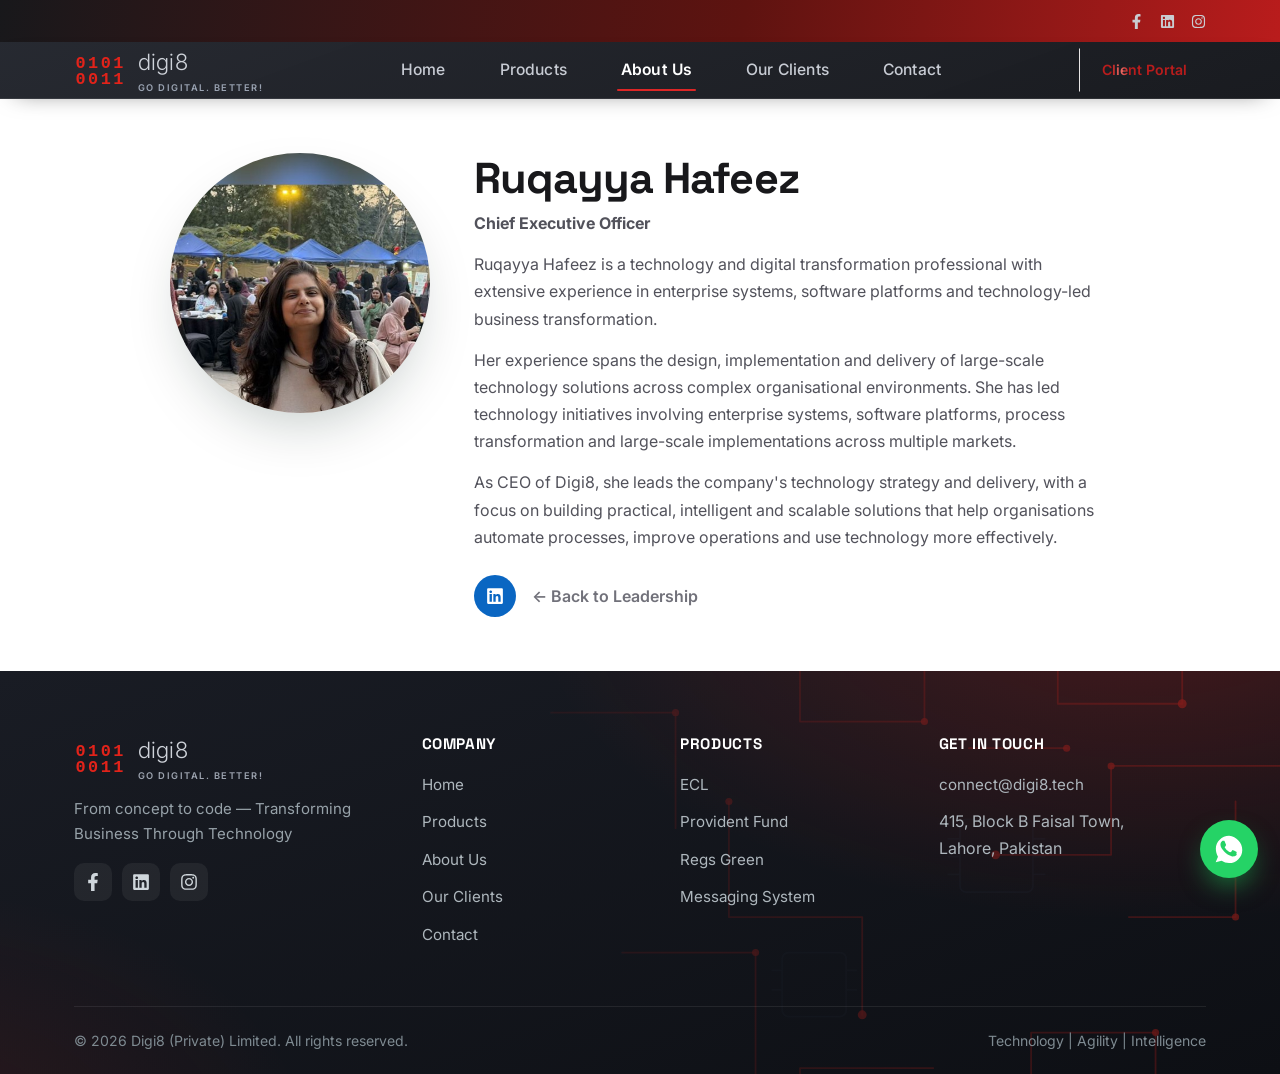
<file: about/ruqayya-hafeez.html>
<!doctype html>
<html lang="en">
<head>
  <meta charset="UTF-8" />
  <link rel="icon" type="image/svg+xml" href="/assets/img/favicon.svg" />
  <meta name="viewport" content="width=device-width, initial-scale=1" />
  <meta http-equiv="Cache-Control" content="no-cache, no-store, must-revalidate" />
  <meta http-equiv="Pragma" content="no-cache" />
  <meta http-equiv="Expires" content="0" />
  <title>Ruqayya Hafeez — Chief Executive Officer | Digi8</title>
  <meta name="description" content="Ruqayya Hafeez, Chief Executive Officer of Digi8 — a technology and digital transformation leader." />
  <link rel="preconnect" href="https://fonts.googleapis.com" />
  <link rel="preconnect" href="https://fonts.gstatic.com" crossorigin />
  <link rel="stylesheet" href="https://fonts.googleapis.com/css2?family=Inter:wght@300;400;500;600;700&family=Space+Grotesk:wght@500;600;700&display=swap" />
  <link rel="stylesheet" href="/assets/css/styles.css?v=119" />
</head>
<body>

  <div class="topbar">
    <div class="container topbar__inner">
      <div class="topbar__social" style="margin-left:auto">
        <a href="https://www.facebook.com/p/Digi8-61577698963574/" target="_blank" rel="noopener" aria-label="Facebook"><svg viewBox="0 0 320 512" fill="currentColor"><path d="M279.14 288l14.22-92.66h-88.91v-60.13c0-25.35 12.42-50.06 52.24-50.06h40.42V6.26S260.43 0 225.36 0c-73.22 0-121.08 44.38-121.08 124.72v70.62H22.89V288h81.39v224h100.17V288z"/></svg></a>
        <a href="https://pk.linkedin.com/company/digi8-private-limited" target="_blank" rel="noopener" aria-label="LinkedIn"><svg viewBox="0 0 448 512" fill="currentColor"><path d="M416 32H31.9C14.3 32 0 46.5 0 64.3v383.4C0 465.5 14.3 480 31.9 480H416c17.6 0 32-14.5 32-32.3V64.3c0-17.8-14.4-32.3-32-32.3zM135.4 416H69V202.2h66.5V416zm-33.2-243c-21.3 0-38.5-17.3-38.5-38.5S80.9 96 102.2 96c21.2 0 38.5 17.3 38.5 38.5 0 21.3-17.2 38.5-38.5 38.5zm282.1 243h-66.4V312c0-24.8-.5-56.7-34.5-56.7-34.6 0-39.9 27-39.9 54.9V416h-66.4V202.2h63.7v29.2h.9c8.9-16.8 30.6-34.5 62.9-34.5 67.2 0 79.7 44.3 79.7 101.9V416z"/></svg></a>
        <a href="https://www.instagram.com/digi8.tech" target="_blank" rel="noopener" aria-label="Instagram"><svg viewBox="0 0 448 512" fill="currentColor"><path d="M224.1 141c-63.6 0-114.9 51.3-114.9 114.9s51.3 114.9 114.9 114.9S339 319.5 339 255.9 287.7 141 224.1 141zm0 189.6c-41.1 0-74.7-33.5-74.7-74.7s33.5-74.7 74.7-74.7 74.7 33.5 74.7 74.7-33.6 74.7-74.7 74.7zm146.4-194.3c0 14.9-12 26.8-26.8 26.8-14.9 0-26.8-12-26.8-26.8s12-26.8 26.8-26.8 26.8 12 26.8 26.8zm76.1 27.2c-1.7-35.9-9.9-67.7-36.2-93.9-26.2-26.2-58-34.4-93.9-36.2-37-2.1-147.9-2.1-184.9 0-35.8 1.7-67.6 9.9-93.9 36.1s-34.4 58-36.2 93.9c-2.1 37-2.1 147.9 0 184.9 1.7 35.9 9.9 67.7 36.2 93.9s58 34.4 93.9 36.2c37 2.1 147.9 2.1 184.9 0 35.9-1.7 67.7-9.9 93.9-36.2 26.2-26.2 34.4-58 36.2-93.9 2.1-37 2.1-147.8 0-184.8zM398.8 388c-7.8 19.6-22.9 34.7-42.6 42.6-29.5 11.7-99.5 9-132.1 9s-102.7 2.6-132.1-9c-19.6-7.8-34.7-22.9-42.6-42.6-11.7-29.5-9-99.5-9-132.1s-2.6-102.7 9-132.1c7.8-19.6 22.9-34.7 42.6-42.6 29.5-11.7 99.5-9 132.1-9s102.7-2.6 132.1 9c19.6 7.8 34.7 22.9 42.6 42.6 11.7 29.5 9 99.5 9 132.1s2.7 102.7-9 132.1z"/></svg></a>
      </div>
    </div>
  </div>
  <header class="site-header">
    <div class="container site-header__inner">
      <a class="brand" href="/index.html" aria-label="Digi8 home">
        <img class="brand__mark" src="/assets/img/digi8-binary.svg" alt="" width="66" height="40" />
        <span class="brand__name"><span class="brand-shine">digi8</span><small>Go Digital. Better!</small></span>
      </a>
      <nav class="nav" id="primary-nav" aria-label="Primary">
        <a href="/index.html">Home</a>
        <a href="/products/index.html">Products</a>
        <a href="/about/index.html" class="is-active" aria-current="page">About Us</a>
        <a href="/clients/index.html">Our Clients</a>
        <a href="/contact/index.html">Contact</a>
      </nav>
      <div class="header-cta">
        <a class="btn btn-primary btn-portal" href="/odoo/#odoo-form-section"><span class="btn-shine">Client Portal</span></a>
        <button class="nav-toggle" type="button" aria-controls="primary-nav" aria-expanded="false" aria-label="Toggle menu"><span></span></button>
      </div>
    </div>
  </header>

  <!-- Profile -->
  <section class="section">
    <div class="container">
      <div class="leader-profile reveal">
        <img class="leader-profile__photo" src="/assets/img/team/ceo.jpg" alt="Ruqayya Hafeez, CEO of Digi8" />
        <div class="leader-profile__body">
          <h1>Ruqayya Hafeez</h1>
          <p class="leader-profile__role">Chief Executive Officer</p>
          <p>Ruqayya Hafeez is a technology and digital transformation professional with extensive experience in enterprise systems, software platforms and technology-led business transformation.</p>
          <p>Her experience spans the design, implementation and delivery of large-scale technology solutions across complex organisational environments. She has led technology initiatives involving enterprise systems, software platforms, process transformation and large-scale implementations across multiple markets.</p>
          <p>As CEO of Digi8, she leads the company&#39;s technology strategy and delivery, with a focus on building practical, intelligent and scalable solutions that help organisations automate processes, improve operations and use technology more effectively.</p>
          <div class="leader-profile__actions">
            <a class="leader-card__link" href="https://pk.linkedin.com/in/ruqayya-hafeez-4098964" target="_blank" rel="noopener" aria-label="Ruqayya Hafeez on LinkedIn"><svg width="18" height="18" viewBox="0 0 448 512" fill="currentColor"><path d="M416 32H31.9C14.3 32 0 46.5 0 64.3v383.4C0 465.5 14.3 480 31.9 480H416c17.6 0 32-14.5 32-32.3V64.3c0-17.8-14.4-32.3-32-32.3zM135.4 416H69V202.2h66.5V416zm-33.2-243c-21.3 0-38.5-17.3-38.5-38.5S80.9 96 102.2 96c21.2 0 38.5 17.3 38.5 38.5 0 21.3-17.2 38.5-38.5 38.5zm282.1 243h-66.4V312c0-24.8-.5-56.7-34.5-56.7-34.6 0-39.9 27-39.9 54.9V416h-66.4V202.2h63.7v29.2h.9c8.9-16.8 30.6-34.5 62.9-34.5 67.2 0 79.7 44.3 79.7 101.9V416z"/></svg></a>
            <a class="leader-profile__back" href="/about/index.html#ceo">&larr; Back to Leadership</a>
          </div>
        </div>
      </div>
    </div>
  </section>

  <!-- Footer -->
  <footer class="site-footer">
    <div class="container">
      <div class="footer-grid">
        <div>
          <a class="brand" href="/index.html"><img class="brand__mark" src="/assets/img/digi8-binary.svg" alt="" width="66" height="40" /><span class="brand__name"><span class="brand-shine">digi8</span><small>Go Digital. Better!</small></span></a>
          <p style="margin-top:16px">From concept to code — Transforming Business Through Technology</p>
          <div class="footer-social">
            <a href="https://www.facebook.com/p/Digi8-61577698963574/" target="_blank" rel="noopener" aria-label="Facebook"><svg width="18" height="18" viewBox="0 0 320 512" fill="currentColor"><path d="M279.14 288l14.22-92.66h-88.91v-60.13c0-25.35 12.42-50.06 52.24-50.06h40.42V6.26S260.43 0 225.36 0c-73.22 0-121.08 44.38-121.08 124.72v70.62H22.89V288h81.39v224h100.17V288z"/></svg></a>
            <a href="https://pk.linkedin.com/company/digi8-private-limited" target="_blank" rel="noopener" aria-label="LinkedIn"><svg width="18" height="18" viewBox="0 0 448 512" fill="currentColor"><path d="M416 32H31.9C14.3 32 0 46.5 0 64.3v383.4C0 465.5 14.3 480 31.9 480H416c17.6 0 32-14.5 32-32.3V64.3c0-17.8-14.4-32.3-32-32.3zM135.4 416H69V202.2h66.5V416zm-33.2-243c-21.3 0-38.5-17.3-38.5-38.5S80.9 96 102.2 96c21.2 0 38.5 17.3 38.5 38.5 0 21.3-17.2 38.5-38.5 38.5zm282.1 243h-66.4V312c0-24.8-.5-56.7-34.5-56.7-34.6 0-39.9 27-39.9 54.9V416h-66.4V202.2h63.7v29.2h.9c8.9-16.8 30.6-34.5 62.9-34.5 67.2 0 79.7 44.3 79.7 101.9V416z"/></svg></a>
            <a href="https://www.instagram.com/digi8.tech" target="_blank" rel="noopener" aria-label="Instagram"><svg width="18" height="18" viewBox="0 0 448 512" fill="currentColor"><path d="M224.1 141c-63.6 0-114.9 51.3-114.9 114.9s51.3 114.9 114.9 114.9S339 319.5 339 255.9 287.7 141 224.1 141zm0 189.6c-41.1 0-74.7-33.5-74.7-74.7s33.5-74.7 74.7-74.7 74.7 33.5 74.7 74.7-33.6 74.7-74.7 74.7zm146.4-194.3c0 14.9-12 26.8-26.8 26.8-14.9 0-26.8-12-26.8-26.8s12-26.8 26.8-26.8 26.8 12 26.8 26.8zm76.1 27.2c-1.7-35.9-9.9-67.7-36.2-93.9-26.2-26.2-58-34.4-93.9-36.2-37-2.1-147.9-2.1-184.9 0-35.8 1.7-67.6 9.9-93.9 36.1s-34.4 58-36.2 93.9c-2.1 37-2.1 147.9 0 184.9 1.7 35.9 9.9 67.7 36.2 93.9s58 34.4 93.9 36.2c37 2.1 147.9 2.1 184.9 0 35.9-1.7 67.7-9.9 93.9-36.2 26.2-26.2 34.4-58 36.2-93.9 2.1-37 2.1-147.8 0-184.8zM398.8 388c-7.8 19.6-22.9 34.7-42.6 42.6-29.5 11.7-99.5 9-132.1 9s-102.7 2.6-132.1-9c-19.6-7.8-34.7-22.9-42.6-42.6-11.7-29.5-9-99.5-9-132.1s-2.6-102.7 9-132.1c7.8-19.6 22.9-34.7 42.6-42.6 29.5-11.7 99.5-9 132.1-9s102.7-2.6 132.1 9c19.6 7.8 34.7 22.9 42.6 42.6 11.7 29.5 9 99.5 9 132.1s2.7 102.7-9 132.1z"/></svg></a>
          </div>
        </div>
        <div class="footer-col">
          <h4>Company</h4>
          <ul>
            <li><a href="/index.html">Home</a></li>
            <li><a href="/products/index.html">Products</a></li>
            <li><a href="/about/index.html">About Us</a></li>
            <li><a href="/clients/index.html">Our Clients</a></li>
            <li><a href="/contact/index.html">Contact</a></li>
          </ul>
        </div>
        <div class="footer-col">
          <h4>Products</h4>
          <ul>
            <li><a href="/products/index.html#ecl">ECL</a></li>
            <li><a href="/products/pf/index.html">Provident Fund</a></li>
            <li><a href="https://www.regs.green" target="_blank" rel="noopener">Regs Green</a></li>
            <li><a href="/products/index.html#messaging">Messaging System</a></li>
          </ul>
        </div>
        <div class="footer-col">
          <h4>Get in touch</h4>
          <ul>
            <li><a href="mailto:connect@digi8.tech">connect@digi8.tech</a></li>
            <!-- <li><a href="https://wa.me/923214639297" target="_blank" rel="noopener">+92 321 4639297</a></li> -->
            <li>415, Block B Faisal Town,<br>Lahore, Pakistan</li>
          </ul>
        </div>
      </div>
      <div class="footer-bottom">
        <span>© 2026 Digi8 (Private) Limited. All rights reserved.</span>
        <span>Technology | Agility | Intelligence</span>
      </div>
    </div>
  </footer>

  <script src="/assets/js/main.js"></script>
  <!-- WhatsApp floating button -->
  <span class="wa-fab" role="img" aria-label="WhatsApp" title="WhatsApp">
    <svg viewBox="0 0 24 24" fill="currentColor" aria-hidden="true"><path d="M12.04 2C6.58 2 2.13 6.45 2.13 11.9c0 2.1.55 4.06 1.6 5.82L2 22l4.42-1.16a9.9 9.9 0 0 0 5.62 1.74h.01c5.46 0 9.9-4.45 9.9-9.9 0-2.65-1.03-5.14-2.9-7.01A9.82 9.82 0 0 0 12.04 2zm5.8 14.06c-.25.7-1.44 1.33-2 1.42-.53.08-1.2.11-1.94-.12-.45-.14-1.02-.33-1.76-.65-3.1-1.34-5.12-4.46-5.28-4.67-.15-.2-1.26-1.67-1.26-3.19 0-1.52.8-2.27 1.08-2.58.28-.31.61-.39.82-.39.2 0 .41 0 .59.01.19.01.44-.07.69.53.25.6.86 2.1.94 2.25.08.15.13.33.03.53-.1.2-.15.33-.3.5-.15.18-.31.4-.45.53-.15.15-.3.31-.13.6.17.3.76 1.25 1.63 2.02 1.12 1 2.07 1.31 2.36 1.46.3.15.47.13.64-.08.17-.2.74-.86.94-1.16.2-.3.4-.25.67-.15.27.1 1.72.81 2.01.96.3.15.5.22.57.35.07.12.07.72-.18 1.42z"/></svg>
  </span>
</body>
</html>
</file>
<file: assets/css/styles.css>
/* ==========================================================================
   Digi8 — Corporate Website Stylesheet
   Brand: Technology | Agility | Intelligence
   ========================================================================== */

:root {
  /* Brand palette — Digi8 red + charcoal
     (variable names kept as --emerald-* so the whole sheet cascades) */
  --emerald-900: #7f1410;  /* deep red */
  --emerald-800: #991b1b;
  --emerald-700: #b91c1c;
  --emerald-600: #dc2626;
  --emerald-500: #e2231a;  /* logo red */
  --emerald-400: #f87171;
  --emerald-50:  #fef2f2;

  /* Neutral charcoal scale */
  --ink-900: #18181b;
  --ink-800: #27272a;
  --ink-700: #3f3f46;
  --ink-600: #52525b;
  --ink-500: #71717a;
  --ink-400: #9ca3af;
  --ink-300: #b8bcc4;

  --paper: #ffffff;
  --paper-soft: #faf9f9;
  --paper-muted: #f1f0f0;
  --line: #e7e5e5;

  --radius: 16px;
  --radius-sm: 10px;
  --shadow-sm: 0 1px 2px rgba(2, 23, 18, .06), 0 1px 3px rgba(2, 23, 18, .08);
  --shadow-md: 0 10px 25px -8px rgba(2, 32, 24, .18);
  --shadow-lg: 0 24px 60px -20px rgba(2, 32, 24, .28);

  --container: 1180px;
  --header-h: 56px;

  --font: "Inter", "Segoe UI", system-ui, -apple-system, Roboto, Arial, sans-serif;
  --font-head: "Space Grotesk", "Inter", "Segoe UI", system-ui, sans-serif;
}

/* ----- Reset / base ----- */
*, *::before, *::after { box-sizing: border-box; }
html { scroll-behavior: smooth; -webkit-text-size-adjust: 100%; }
body {
  margin: 0;
  font-family: var(--font);
  color: var(--ink-700);
  background: var(--paper);
  line-height: 1.65;
  font-size: 16px;
  -webkit-font-smoothing: antialiased;
}
img { max-width: 100%; display: block; }
a { color: var(--emerald-700); text-decoration: none; transition: color .2s ease; }
a:hover { color: var(--emerald-600); }
h1, h2, h3, h4 { font-family: var(--font-head); color: var(--ink-900); line-height: 1.18; margin: 0 0 .5em; font-weight: 700; }
h1 { font-size: clamp(1.8rem, 3.6vw, 2.7rem); letter-spacing: -.02em; }
h2 { font-size: clamp(1.35rem, 2.4vw, 1.9rem); letter-spacing: -.015em; }
h3 { font-size: 1.12rem; }
p { margin: 0 0 1rem; }

.container { width: 100%; max-width: var(--container); margin: 0 auto; padding: 0 24px; }
.section { padding: 54px 0; }
.section--tight { padding: 40px 0; }
.section--soft { background: var(--paper-soft); }
.section--flush-top { padding-top: 28px; }
.section--flush { padding-top: 12px; padding-bottom: 12px; }

/* Home page — tighter vertical rhythm (less negative space between sections) */
body.home .section { padding: 54px 0; }
body.home .section--tight { padding: 40px 0; }
body.home .section--flush { padding-top: 12px; padding-bottom: 12px; }
body.home .hero__grid { padding-top: calc(var(--header-h) + 24px); padding-bottom: 48px; }

/* Hero — copy on the left, animated laptop on the right */
body.home .hero__grid { grid-template-columns: 1.05fr .95fr; align-items: center; }
.featured-showcase { align-items: flex-end; width: 100%; }
/* 3D perspective tilt on the slider card */
.featured-showcase .ui-card {
  transform: perspective(1700px) rotateY(-8deg) rotateX(4deg) rotate(.5deg);
  transform-origin: center center;
  transition: transform .7s cubic-bezier(.22,.61,.36,1), box-shadow .7s ease;
  box-shadow: 0 34px 62px -30px rgba(20,10,10,.4), 0 12px 26px -16px rgba(0,0,0,.28);
}
.featured-showcase .ui-card:hover { transform: perspective(1700px) rotateY(-3deg) rotateX(1deg) rotate(0deg); }
@media (max-width: 960px) {
  .featured-showcase .ui-card { transform: perspective(1600px) rotateY(-5deg) rotateX(2deg) rotate(.5deg); }
}
.hero__visual { display: flex; justify-content: center; align-items: center; }
.hero__float { width: 100%; max-width: 560px; animation: floaty 6s ease-in-out infinite; }
/* Reusable 3D tilt for hero media (ECL card, PF screenshot, …) */
.hero-media-3d {
  transform: perspective(1600px) rotateY(-8deg) rotateX(4deg) rotate(.5deg);
  transform-origin: center center;
  transition: transform .7s cubic-bezier(.22,.61,.36,1), box-shadow .7s ease;
  box-shadow: 0 36px 64px -30px rgba(0,0,0,.5), 0 0 46px rgba(226,35,26,.16);
}
.hero-media-3d:hover { transform: perspective(1600px) rotateY(-3deg) rotateX(1deg) rotate(0deg); }
@media (max-width: 960px) { .hero-media-3d { transform: perspective(1500px) rotateY(-5deg) rotateX(2deg) rotate(.5deg); } }
.hero__laptop-img {
  width: 100%; height: auto; display: block;
  border-radius: 16px;
  filter: drop-shadow(0 34px 62px rgba(0,0,0,.62)) drop-shadow(0 0 48px rgba(226,35,26,.22));
  transform: perspective(1500px) rotateY(-16deg) rotateX(7deg) rotate(1deg);
  transform-origin: center center;
  transition: transform .7s cubic-bezier(.22,.61,.36,1), filter .7s ease;
  will-change: transform;
}
.hero__laptop-img:hover { transform: perspective(1500px) rotateY(-6deg) rotateX(2deg) rotate(0deg); }

/* Home hero 3D illustration — dark JPG blended into the dark hero via an edge-fade mask */
.hero-3d-img {
  width: 100%; height: auto; display: block;
  -webkit-mask-image: radial-gradient(132% 128% at 52% 46%, #000 60%, transparent 90%);
          mask-image: radial-gradient(132% 128% at 52% 46%, #000 60%, transparent 90%);
  filter: drop-shadow(0 40px 70px rgba(0,0,0,.6)) drop-shadow(0 0 60px rgba(226,35,26,.24));
  transform: perspective(1100px) rotateY(-22deg) rotateX(10deg) rotate(1.5deg);
  transform-origin: center center;
  transition: transform .8s cubic-bezier(.22,.61,.36,1), filter .8s ease;
  will-change: transform;
}
.hero-3d-img:hover { transform: perspective(1100px) rotateY(-8deg) rotateX(3deg) rotate(0deg); }

/* Transparent illustration on the dark hero — no mask needed; gentle tilt + red glow */
.hero-3d-img--clear {
  -webkit-mask-image: none; mask-image: none;
  transform: perspective(1600px) rotateY(-9deg) rotateX(4deg) rotate(.5deg);
  filter: drop-shadow(0 34px 60px rgba(0,0,0,.5)) drop-shadow(0 0 60px rgba(226,35,26,.22));
}
.hero-3d-img--clear:hover { transform: perspective(1600px) rotateY(-3deg) rotateX(1deg); }

/* Hero image slider — smooth cross-fade with a gentle zoom */
.hero-slider { position: relative; width: 100%; aspect-ratio: 1.45 / 1;
  transform: perspective(1600px) rotateY(-9deg) rotateX(4deg) rotate(.5deg);
  transition: transform .8s cubic-bezier(.22,.61,.36,1); }
.hero-slider:hover { transform: perspective(1600px) rotateY(-3deg) rotateX(1deg); }
.hero-slider img { position: absolute; inset: 0; width: 100%; height: 100%; object-fit: contain;
  opacity: 0; transform: scale(1.06); transform-origin: center;
  transition: opacity 1.2s ease-in-out, transform 1.6s cubic-bezier(.22,.61,.36,1);
  will-change: opacity, transform; }
.hero-slider img:hover { transform: scale(1.06); }
.hero-slider img.is-active,
.hero-slider img.is-active:hover { opacity: 1; transform: scale(1); }
/* Mobile: flatten the tilt and centre the slider + both images */
@media (max-width: 700px) {
  .hero__visual { justify-content: center; }
  .hero__float { margin-left: auto; margin-right: auto; }
  .hero-slider { max-width: 420px; margin: 0 auto; aspect-ratio: 1.3 / 1; transform: none; }
  .hero-slider:hover { transform: none; }
  .hero-slider img { object-position: center; }
}

/* Home "Our Products" — one product per line: logo + name */
.product-mini-grid { display: grid; grid-template-columns: 1fr; gap: 12px; margin: 4px 0 0; }
.product-mini { display: flex; align-items: center; gap: 14px; background: #fff; border: 1px solid var(--line);
  border-radius: 12px; padding: 13px 18px; box-shadow: var(--shadow-sm); text-decoration: none; color: inherit;
  transition: transform .2s ease, box-shadow .2s ease, border-color .2s ease; }
.product-mini:hover { transform: translateX(4px); box-shadow: var(--shadow-md, 0 14px 30px -18px rgba(0,0,0,.28)); border-color: rgba(226,35,26,.35); }
.product-mini__ic { flex: 0 0 auto; display: grid; place-items: center; width: 40px; height: 40px; border-radius: 11px;
  background: var(--emerald-50); color: var(--emerald-600); margin: 0; }
.product-mini__ic svg { width: 21px; height: 21px; }
.product-mini b { color: var(--ink-900); font-size: 1.02rem; margin: 0; line-height: 1.2; }
@media (max-width: 960px) {
  body.home .hero__grid { grid-template-columns: 1fr; }
  .hero__float { max-width: 470px; }
  .hero__laptop-img { transform: perspective(1400px) rotateY(-9deg) rotateX(4deg) rotate(1deg); }
  .hero-3d-img { transform: perspective(1100px) rotateY(-15deg) rotateX(7deg) rotate(1deg); }
}

/* About Digi8 — feature card */
.about-card {
  position: relative; overflow: hidden;
  background: linear-gradient(150deg, #ffffff 0%, var(--paper-soft) 100%);
  border: 1px solid var(--line); border-radius: 26px;
  padding: 56px clamp(28px, 5vw, 64px);
  box-shadow: var(--shadow-lg);
}
.about-card::before {
  content: ""; position: absolute; top: -130px; right: -130px;
  width: 380px; height: 380px; border-radius: 50%;
  background: radial-gradient(circle, rgba(226,35,26,.12), transparent 70%);
  pointer-events: none;
}
.about-card::after {
  content: ""; position: absolute; left: 0; top: 56px; bottom: 56px; width: 4px;
  background: linear-gradient(var(--emerald-500), var(--emerald-700)); border-radius: 0 4px 4px 0;
}
.about-card > * { position: relative; z-index: 1; }
/* Core-strength icon chips */
.strength-chips { display: grid; grid-template-columns: repeat(3, 1fr); gap: 14px; margin-top: 14px; }
@media (max-width: 720px) { .strength-chips { grid-template-columns: repeat(2, 1fr); } }
@media (max-width: 460px) { .strength-chips { grid-template-columns: 1fr; } }
.strength-chip {
  display: inline-flex; align-items: center; gap: 10px;
  background: #fff; border: 1px solid var(--line); border-radius: 12px;
  padding: 9px 16px 9px 10px; box-shadow: var(--shadow-sm);
  font-weight: 600; font-size: .92rem; color: var(--ink-800);
  transition: transform .2s ease, box-shadow .25s ease, border-color .2s ease;
}
.strength-chip:hover { transform: translateY(-3px); box-shadow: var(--shadow-md); border-color: var(--emerald-500); }
.strength-chip .ic {
  width: 34px; height: 34px; border-radius: 9px; flex: none; display: grid; place-items: center;
  background: var(--emerald-50); color: var(--emerald-700);
}
.strength-chip .ic svg { width: 18px; height: 18px; }
.about-card .check-list { columns: 2; column-gap: 40px; }
.about-card .check-list li { break-inside: avoid; }
@media (max-width: 760px) {
  .about-card { padding: 36px 24px; border-radius: 20px; }
  .about-card::after { display: none; }
  .about-card .check-list { columns: 1; }
}
.section--ink { background: var(--ink-900); color: #d7dee2; }
.section--ink h2, .section--ink h3 { color: #fff; }

.eyebrow {
  display: inline-block;
  font-size: .78rem;
  font-weight: 600;
  letter-spacing: .18em;
  text-transform: uppercase;
  color: var(--emerald-600);
  margin-bottom: 14px;
}
.section-head { max-width: 720px; margin: 0 auto 56px; text-align: center; }
.section-head p { color: var(--ink-500); font-size: 1.05rem; margin: 0; }
.lead { font-size: 1.15rem; color: var(--ink-500); }

/* ----- Buttons ----- */
.btn {
  display: inline-flex; align-items: center; gap: 7px;
  font-weight: 600; font-size: .88rem;
  padding: 9px 18px; border-radius: 999px;
  border: 1.5px solid transparent; cursor: pointer;
  transition: transform .18s ease, box-shadow .2s ease, background .2s ease, color .2s ease;
}
.btn:active { transform: translateY(1px); }
.btn-primary {
  background: linear-gradient(135deg, var(--emerald-500), var(--emerald-700));
  color: #fff; box-shadow: 0 10px 22px -10px rgba(226, 35, 26, .6);
}
.btn-primary:hover { color: #fff; transform: translateY(-2px); box-shadow: 0 16px 30px -12px rgba(226, 35, 26, .7); }
.btn-ghost { background: transparent; color: var(--emerald-700); border-color: var(--line); }
.btn-ghost:hover { border-color: var(--emerald-500); color: var(--emerald-700); background: var(--emerald-50); }
/* Client Portal CTA — shimmering text, no background fill */
.btn-portal {
  background: transparent;
  box-shadow: none;
}
.btn-portal:hover { transform: translateY(-1px); box-shadow: none; background: transparent; }

/* Odoo-logo Client Portal button */
.btn-portal-logo {
  display: inline-flex;
  align-items: center;
  justify-content: center;
  background: #fff;
  border-radius: 12px;
  padding: 9px 16px;
  line-height: 0;
  box-shadow: 0 8px 22px -12px rgba(0, 0, 0, .45);
  transition: transform .2s ease, box-shadow .2s ease;
}
.btn-portal-logo:hover { transform: translateY(-1px); box-shadow: 0 12px 26px -12px rgba(0, 0, 0, .55); }
.btn-portal-logo img { height: 22px; width: auto; display: block; }
@media (max-width: 720px) { .btn-portal-logo { padding: 7px 12px; } .btn-portal-logo img { height: 19px; } }

/* Bare odoo logo (no chip / no background) — used on the portal page itself.
   Uses the transparent white variant so it sits cleanly on the dark header,
   balanced against the white "digi8" wordmark on the left. */
.btn-portal-logo--bare { background: transparent; box-shadow: none; padding: 0; opacity: .92; transition: opacity .2s ease, transform .2s ease; }
.btn-portal-logo--bare:hover { background: transparent; box-shadow: none; opacity: 1; transform: translateY(-1px); }
.btn-portal-logo--bare img { height: 20px; }
@media (min-width: 721px) {
  .header-cta .btn-portal-logo--bare { border-left: 1px solid rgba(255,255,255,.16); padding-left: 20px; }
}
@media (max-width: 720px) { .btn-portal-logo--bare img { height: 18px; } }

/* Shimmering text sweep on the Client Portal label */
.btn-shine {
  background: linear-gradient(to right, #b91c1c 0, #f0726b 10%, #b91c1c 20%);
  background-position: 0;
  background-clip: text;
  -webkit-background-clip: text;
  -webkit-text-fill-color: transparent;
  color: transparent;
  animation: shine 3s infinite linear;
  animation-fill-mode: forwards;
  font-weight: 600;
  -webkit-text-size-adjust: none;
}
@keyframes shine {
  0%   { background-position: 0; }
  60%  { background-position: 180px; }
  100% { background-position: 180px; }
}
@media (prefers-reduced-motion: reduce) { .btn-shine { animation: none; -webkit-text-fill-color: #b91c1c; color: #b91c1c; } }

/* Black digi8 logo wordmark with a white shimmer sweep */
.brand-shine {
  display: inline-block;
  line-height: 1.3;
  padding-bottom: 2px;
  background: linear-gradient(to right, #cfd3da 0, #ffffff 10%, #cfd3da 20%);
  background-position: 0;
  background-clip: text;
  -webkit-background-clip: text;
  -webkit-text-fill-color: transparent;
  color: transparent;
  animation: shine 3s infinite linear;
  animation-fill-mode: forwards;
}
@media (prefers-reduced-motion: reduce) { .brand-shine { animation: none; -webkit-text-fill-color: #e6e8ec; color: #e6e8ec; } }

/* regs.green accent (ESG product) */
.badge-green { color: #15803d !important; background: #ecfdf5 !important; }
.btn-green { background: linear-gradient(135deg, #22c55e, #15803d); box-shadow: 0 10px 22px -10px rgba(21,128,61,.6); }
.btn-green:hover { color: #fff; box-shadow: 0 16px 30px -12px rgba(21,128,61,.7); }

.btn-light { background: #fff; color: var(--emerald-800); }
.btn-light:hover { color: var(--emerald-800); transform: translateY(-2px); }
.btn-outline-light { border-color: rgba(255,255,255,.4); color: #fff; }
.btn-outline-light:hover { color: #fff; background: rgba(255,255,255,.08); }

/* ----- Top utility bar ----- */
.topbar { background: linear-gradient(100deg, var(--ink-900) 0%, #5e1310 58%, #b91c1c 100%); color: #e7e2e2; font-size: .82rem; }
.topbar__inner { display: flex; align-items: center; justify-content: space-between; gap: 16px; min-height: 42px; flex-wrap: wrap; }
.topbar__left { display: flex; align-items: center; gap: 24px; flex-wrap: wrap; }
.topbar a, .topbar span { color: #c9ccd1; display: inline-flex; align-items: center; gap: 7px; }
.topbar a:hover { color: #fff; }
.topbar svg { width: 14px; height: 14px; flex: none; opacity: .85; }
.topbar__social { display: flex; align-items: center; gap: 16px; }
.topbar__social a:hover { color: var(--emerald-500); }
.topbar__social svg { width: 15px; height: 15px; opacity: 1; }
@media (max-width: 760px) { .topbar { font-size: .75rem; } .topbar__left { gap: 14px; } .topbar__addr { display: none; } }
@media (max-width: 520px) { .topbar__site { display: none; } }

/* ----- Header ----- */
.site-header {
  position: sticky; top: 0; z-index: 50;
  background: linear-gradient(160deg, rgba(25,28,36,.94) 0%, rgba(13,15,20,.95) 100%);
  backdrop-filter: saturate(150%) blur(14px);
  border-bottom: 1px solid rgba(255,255,255,.08);
  box-shadow: 0 1px 0 rgba(255,255,255,.03), 0 8px 24px -16px rgba(0,0,0,.6);
}
/* Dark header — light text (matches hero) */
.site-header .brand__name { color: #fff; }
.site-header .brand__name small { color: #9aa3b2; }
.site-header .nav a { color: #c8ccd4; }
.site-header .nav a:hover, .site-header .nav a.is-active { color: #fff; }
.site-header .nav-toggle { color: #e6e8ec; }

/* Home — merge the header into the hero: transparent, overlaid on the hero
   background; gains a solid backdrop once scrolled past the hero */
body.home .site-header {
  background: transparent; border-bottom-color: transparent; box-shadow: none;
  -webkit-backdrop-filter: none; backdrop-filter: none;
  transition: background .3s ease, box-shadow .3s ease, border-color .3s ease;
}
body.home .site-header.is-scrolled {
  background: linear-gradient(160deg, rgba(25,28,36,.94) 0%, rgba(13,15,20,.95) 100%);
  border-bottom: 1px solid rgba(255,255,255,.08);
  box-shadow: 0 8px 24px -16px rgba(0,0,0,.6);
  -webkit-backdrop-filter: saturate(150%) blur(14px); backdrop-filter: saturate(150%) blur(14px);
}
body.home .hero { margin-top: calc(-1 * var(--header-h)); }
.site-header__inner {
  height: var(--header-h);
  display: flex; align-items: center; justify-content: space-between; gap: 20px;
}
.brand { display: inline-flex; align-items: center; gap: 11px; font-weight: 800; }
.brand__mark { height: 32px; width: auto; display: block; }
.brand__name { font-size: 1.4rem; font-weight: 300; color: var(--ink-900); letter-spacing: .01em; line-height: 1; }
.brand__name span { color: inherit; }
.brand__name { display: inline-flex; flex-direction: column; gap: 5px; }
.brand__name small { display: block; font-size: .58rem; font-weight: 600; letter-spacing: .16em; color: var(--ink-400); text-transform: uppercase; }

.nav { display: flex; align-items: center; gap: 10px; }
.nav a {
  position: relative; color: var(--ink-700); font-weight: 500; font-size: .98rem; letter-spacing: .01em;
  padding: 10px 4px; margin: 0 18px;
}
.nav a::after {
  content: ""; position: absolute; left: 0; right: 0; bottom: 2px; height: 2px;
  background: var(--emerald-600); border-radius: 2px;
  transform: scaleX(0); transform-origin: left; transition: transform .25s ease;
}
.nav a:hover { color: var(--ink-900); }
.nav a:hover::after, .nav a.is-active::after { transform: scaleX(1); }
.nav a.is-active { color: var(--ink-900); font-weight: 600; }
.header-cta { display: flex; align-items: center; gap: 14px; }
.header-cta .btn-portal { border-left: 1px solid var(--line); border-radius: 0; padding-left: 22px; }

.nav-toggle {
  display: none; background: none; border: 0; cursor: pointer;
  width: 44px; height: 44px; border-radius: 10px; color: var(--ink-800);
}
.nav-toggle span, .nav-toggle span::before, .nav-toggle span::after {
  content: ""; display: block; width: 22px; height: 2px; background: currentColor;
  border-radius: 2px; position: relative; transition: transform .25s ease, opacity .2s ease;
  margin: 0 auto;
}
.nav-toggle span::before { position: absolute; top: -7px; }
.nav-toggle span::after { position: absolute; top: 7px; }
.nav-toggle[aria-expanded="true"] span { background: transparent; }
.nav-toggle[aria-expanded="true"] span::before { transform: translateY(7px) rotate(45deg); }
.nav-toggle[aria-expanded="true"] span::after { transform: translateY(-7px) rotate(-45deg); }

/* ----- Hero ----- */
.hero {
  position: relative; overflow: hidden;
  background:
    radial-gradient(1000px 560px at 90% -10%, rgba(226,35,26,.32), transparent 62%),
    radial-gradient(720px 480px at -8% 112%, rgba(226,35,26,.14), transparent 58%),
    linear-gradient(160deg, #191c24 0%, #0d0f14 100%);
}
.hero::before {
  content: ""; position: absolute; inset: 0; z-index: 0; pointer-events: none;
  background: url("/assets/img/hero-bg.svg") right center / cover no-repeat;
  opacity: .95;
  -webkit-mask-image: linear-gradient(90deg, transparent 0%, rgba(0,0,0,.4) 32%, #000 100%);
          mask-image: linear-gradient(90deg, transparent 0%, rgba(0,0,0,.4) 32%, #000 100%);
}
.hero .container { position: relative; z-index: 1; }

/* Dark hero — light text + adjusted controls */
.hero h1 { color: #ffffff; }
.hero .hero__lead { color: #b7bec9; }
.hero .eyebrow { color: #f0726b; }
.hero .typed-wrap { opacity: .92; }
.hero .btn-ghost { color: #fff; border-color: rgba(255,255,255,.24); }
.hero .btn-ghost:hover { color: #fff; background: rgba(255,255,255,.08); border-color: #f0726b; }
.hero__grid {
  display: grid; grid-template-columns: 1fr 1fr; gap: 56px; align-items: center;
  padding: 40px 0 80px;
}
.hero__pill {
  display: inline-flex; align-items: center; gap: 9px;
  background: #fff; border: 1px solid var(--line); border-radius: 999px;
  padding: 7px 16px 7px 8px; font-size: .82rem; font-weight: 500; color: var(--ink-500);
  box-shadow: var(--shadow-sm); margin-bottom: 26px;
}
.hero__pill b { background: var(--emerald-600); color: #fff; padding: 3px 10px; border-radius: 999px; font-size: .72rem; font-weight: 600; letter-spacing: .03em; }
.hero h1 { margin-bottom: 18px; font-family: "Space Grotesk", "Poppins", sans-serif; font-weight: 700; font-size: clamp(1.7rem, 3.3vw, 2.6rem); letter-spacing: -.01em; }
.hero h1 em { font-style: normal; color: #f0726b; }
.typed-wrap { font-size: .48em; white-space: nowrap; display: inline-block; opacity: .5; vertical-align: middle; }
@media (max-width: 760px) { .typed-wrap { font-size: .62em; } }
@media (max-width: 480px) { .typed-wrap { font-size: .8em; white-space: normal; } }
.type-caret { display: inline-block; color: var(--emerald-600); font-weight: 300; margin-left: 1px; animation: caretBlink 1s steps(1) infinite; }
@keyframes caretBlink { 50% { opacity: 0; } }
@media (prefers-reduced-motion: reduce) { .type-caret { animation: none; } }
.hero__lead { font-size: 1.15rem; color: var(--ink-500); max-width: 540px; margin-bottom: 14px; }
.hero__tagline { font-weight: 600; color: var(--emerald-700); letter-spacing: .04em; margin-bottom: 30px; }
.hero__actions { display: flex; flex-wrap: wrap; gap: 14px; margin-bottom: 38px; }
.hero__stats { display: flex; gap: 38px; flex-wrap: wrap; }
.hero__stat strong { display: block; font-size: 1.9rem; color: var(--ink-900); font-weight: 800; letter-spacing: -.02em; }
.hero__stat span { font-size: .86rem; color: var(--ink-400); }

.hero__art {
  position: relative; border-radius: 24px; padding: 28px;
  background: linear-gradient(160deg, var(--emerald-800), var(--emerald-600));
  box-shadow: var(--shadow-lg); color: #fff; overflow: hidden;
}
.hero__art::after {
  content: ""; position: absolute; inset: 0;
  background: radial-gradient(420px 220px at 80% 10%, rgba(255,255,255,.18), transparent 60%);
}
.hero__art-card {
  position: relative; z-index: 1;
  background: rgba(255,255,255,.10); border: 1px solid rgba(255,255,255,.18);
  border-radius: 14px; padding: 18px 20px; margin-bottom: 14px;
  backdrop-filter: blur(6px);
}
.hero__art-card:last-child { margin-bottom: 0; }
.hero__art-card h4 { color: #fff; font-size: 1rem; margin: 0 0 4px; }
.hero__art-card p { color: rgba(255,255,255,.82); font-size: .86rem; margin: 0; }
.hero__art-card .tag { font-size: .7rem; text-transform: uppercase; letter-spacing: .12em; color: var(--emerald-400); font-weight: 600; }

/* Hero — refined copy + product panel */
.hero__copy .eyebrow { margin-bottom: 16px; }
.hero__copy h1 { margin-bottom: 20px; }
.hero__trust { margin-top: 38px; padding-top: 26px; border-top: 1px solid var(--line); }
.hero__trust > span { display: block; font-size: .76rem; letter-spacing: .12em; text-transform: uppercase; color: var(--ink-400); font-weight: 600; margin-bottom: 14px; }
.hero__badges { display: flex; gap: 10px; flex-wrap: wrap; }
.hero__badges span { font-size: .82rem; font-weight: 600; color: var(--ink-600); background: #fff; border: 1px solid var(--line); border-radius: 999px; padding: 6px 14px; box-shadow: var(--shadow-sm); }

.hero__panel { display: flex; justify-content: center; }
.ui-card {
  width: 100%; max-width: 520px; background: #fff;
  border: 1px solid var(--line); border-radius: 18px;
  box-shadow: var(--shadow-lg); overflow: hidden;
}
.ui-card__bar { display: flex; align-items: center; gap: 7px; padding: 14px 18px; border-bottom: 1px solid var(--line); background: var(--paper-soft); }
.ui-card__bar > span { width: 10px; height: 10px; border-radius: 50%; background: #d7d3d3; }
.ui-card__bar > span:first-child { background: var(--emerald-500); }
.ui-card__bar b { font-size: .86rem; color: var(--ink-800); font-weight: 600; }
.ui-card__bar em { margin-left: auto; font-style: normal; font-size: .74rem; color: var(--ink-400); }
.ui-card__body { padding: 20px; }
.ui-kpis { display: flex; gap: 14px; margin-bottom: 18px; }
.ui-kpi { flex: 1; background: var(--paper-soft); border: 1px solid var(--line); border-radius: 12px; padding: 12px 14px; }
.ui-kpi small { display: block; font-size: .7rem; color: var(--ink-400); text-transform: uppercase; letter-spacing: .05em; margin-bottom: 2px; }
.ui-kpi strong { display: block; font-size: 1.5rem; color: var(--ink-900); font-weight: 800; letter-spacing: -.02em; }
.ui-kpi .delta { font-size: .74rem; color: var(--emerald-600); font-weight: 600; }
.ui-kpi .muted { font-size: .74rem; color: var(--ink-400); }
.ui-chart { display: flex; align-items: flex-end; gap: 7px; height: 86px; padding: 0 2px 14px; border-bottom: 1px solid var(--line); margin-bottom: 16px; }
.ui-chart i { flex: 1; background: linear-gradient(var(--emerald-400), var(--emerald-600)); border-radius: 5px 5px 0 0; opacity: .35; }
.ui-chart i.hi { opacity: 1; }
.ui-rows { display: flex; flex-direction: column; gap: 11px; }
.ui-row { display: flex; align-items: center; gap: 12px; font-size: .86rem; }
.ui-row i { color: var(--ink-500); font-style: normal; flex: 1; }
.ui-row b { color: var(--ink-900); font-weight: 700; }
.ui-row .tag { font-size: .68rem; font-weight: 700; padding: 3px 9px; border-radius: 6px; letter-spacing: .02em; }
.ui-row .tag.s1 { background: #eef0f2; color: #4b5563; }
.ui-row .tag.s2 { background: #fde4e2; color: #b91c1c; }
.ui-row .tag.s3 { background: #b91c1c; color: #fff; }
/* Auto-rotating product card */
.ui-card--img { padding: 0; }
.ui-card--img img { width: 100%; height: auto; display: block; }
.hero__panel-wrap { display: flex; flex-direction: column; align-items: center; gap: 20px; }
.hero__panel-wrap .hero__panel { width: 100%; }
.hero__dots { display: flex; gap: 9px; }
.hero__dots button {
  width: 9px; height: 9px; padding: 0; border: 0; border-radius: 999px;
  background: #d6d2d2; cursor: pointer; transition: width .25s ease, background .25s ease;
}
.hero__dots button:hover { background: #b9b3b3; }
.hero__dots button.is-active { width: 24px; background: var(--emerald-600); }
.hero__dots button.is-active.is-green { background: var(--emerald-600); }
.hero__panel { transition: opacity .4s ease, transform .4s ease; }
.hero__panel.is-fading { opacity: 0; transform: translateY(8px); }
.ui-chart.is-green i { background: linear-gradient(#4ade80, #16a34a); }
.ui-kpi .delta-green { font-size: .74rem; color: #16a34a; font-weight: 600; }
.ui-row .tag.g1 { background: #eef0f2; color: #4b5563; }
.ui-row .tag.g2 { background: #dcfce7; color: #15803d; }
.ui-row .tag.g3 { background: #16a34a; color: #fff; }

/* ----- Logos / trust strip ----- */
.trust { border-top: 1px solid var(--line); border-bottom: 1px solid var(--line); background: var(--paper-soft); }
.trust__row { display: flex; align-items: center; justify-content: space-between; gap: 24px; flex-wrap: wrap; padding: 26px 0; }
.trust__label { font-size: .8rem; letter-spacing: .14em; text-transform: uppercase; color: var(--ink-400); font-weight: 600; }
.trust__items { display: flex; gap: 32px; flex-wrap: wrap; color: var(--ink-500); font-weight: 600; }
.trust__items span { display: inline-flex; align-items: center; gap: 8px; }

/* ----- Why Choose (dark checklist + illustration) ----- */
.why-choose__title { margin-bottom: 8px; }
.why-list { list-style: none; padding: 0; margin: 26px 0 0; display: grid; grid-template-columns: 1fr 1fr; gap: 18px 30px; }
.why-list li { position: relative; padding-left: 40px; color: var(--ink-700); font-weight: 500; font-size: 1.02rem; }
.why-list li::before {
  content: ""; position: absolute; left: 0; top: -1px; width: 26px; height: 26px; border-radius: 8px;
  background: linear-gradient(135deg, var(--emerald-500), var(--emerald-700));
  background-image: url("data:image/svg+xml,%3Csvg xmlns='http://www.w3.org/2000/svg' width='15' height='15' viewBox='0 0 24 24' fill='none' stroke='%23ffffff' stroke-width='3.2' stroke-linecap='round' stroke-linejoin='round'%3E%3Cpolyline points='20 6 9 17 4 12'/%3E%3C/svg%3E");
  background-repeat: no-repeat; background-position: center;
}
.why-choose__img { width: 100%; max-width: 480px; display: block; margin: 0 auto; }
@media (max-width: 560px) { .why-list { grid-template-columns: 1fr; } }

/* ----- Our Clients ----- */
.clients-grid { display: grid; grid-template-columns: repeat(2, 1fr); gap: 28px; max-width: 860px; margin: 0 auto; }
.client-card {
  position: relative; display: flex; flex-direction: column; text-align: center; overflow: hidden;
  background: #fff; border: 1px solid var(--line); border-radius: 20px;
  padding: 38px 30px 34px; box-shadow: var(--shadow-sm);
  transition: transform .22s ease, box-shadow .28s ease, border-color .2s ease;
}
.client-card:hover { transform: translateY(-6px); box-shadow: var(--shadow-md); border-color: var(--emerald-500); }
.client-card__logo {
  width: 162px; height: 118px; margin: 0 auto 20px; display: grid; place-items: center;
  background: var(--paper-soft); border: 1px solid var(--line); border-radius: 16px; padding: 18px;
}
.client-card__logo img { max-height: 80px; max-width: 136px; width: auto; object-fit: contain; display: block; }
.client-card h3 { font-size: 1.4rem; margin-bottom: 8px; }
.client-card__count {
  display: inline-block; font-size: .72rem; font-weight: 700; letter-spacing: .06em; text-transform: uppercase; color: #fff;
  background: linear-gradient(135deg, var(--emerald-500), var(--emerald-700)); padding: 6px 16px; border-radius: 999px; margin-bottom: 18px;
  box-shadow: 0 8px 16px -8px rgba(226, 35, 26, .6);
}
.client-card p { color: var(--ink-500); font-size: .95rem; max-width: 46ch; margin: 0 auto 24px; }
.client-card__label { display: block; font-size: .7rem; font-weight: 700; letter-spacing: .12em; text-transform: uppercase; color: var(--ink-400); margin-top: auto; margin-bottom: 14px; padding-top: 22px; border-top: 1px solid var(--line); }
.client-tags { display: flex; gap: 9px; flex-wrap: wrap; justify-content: center; }
.client-tags span {
  font-size: .8rem; font-weight: 700; color: var(--emerald-700);
  background: var(--emerald-50); border: 1px solid #f3d4d2; border-radius: 999px; padding: 6px 16px;
}
@media (max-width: 860px) { .clients-grid { grid-template-columns: 1fr; } }
.clients-grid--3 { grid-template-columns: repeat(3, 1fr); max-width: 1120px; }
@media (max-width: 980px) { .clients-grid--3 { grid-template-columns: 1fr; max-width: 460px; } }

/* Alternate client card style — dark charcoal (add "clients-grid--alt" to switch) */
.clients-grid--alt .client-card {
  background: linear-gradient(160deg, #26262b 0%, var(--ink-900) 100%);
  border-color: rgba(255, 255, 255, .08);
}
.clients-grid--alt .client-card:hover { border-color: rgba(226, 35, 26, .45); box-shadow: 0 26px 60px -22px rgba(0, 0, 0, .65); }
.clients-grid--alt .client-card__logo { background: #fbfbfb; border-color: rgba(255, 255, 255, .12); }
.clients-grid--alt .client-card h3 { color: #ffffff; }
.clients-grid--alt .client-card p { color: #a9adb3; }
.clients-grid--alt .client-card__count { background: rgba(226, 35, 26, .16); color: #f0726b; }
.clients-grid--alt .client-card__label { color: #7e848c; }
.clients-grid--alt .client-tags span { background: rgba(226, 35, 26, .12); color: #f0726b; border-color: rgba(226, 35, 26, .32); }

/* ----- Feature grid / cards ----- */
.grid { display: grid; gap: 24px; }
.grid-2 { grid-template-columns: repeat(2, 1fr); }
.grid-3 { grid-template-columns: repeat(3, 1fr); }
.grid-4 { grid-template-columns: repeat(4, 1fr); }

.card {
  background: #fff; border: 1px solid var(--line); border-radius: var(--radius);
  padding: 30px; box-shadow: var(--shadow-sm);
  transition: transform .2s ease, box-shadow .25s ease, border-color .2s ease;
}
.card:hover { transform: translateY(-4px); box-shadow: var(--shadow-md); border-color: #d6e4df; }
.card__icon {
  width: 52px; height: 52px; border-radius: 13px; display: grid; place-items: center;
  background: var(--emerald-50); color: var(--emerald-700); margin-bottom: 18px;
}
.card__icon svg { width: 26px; height: 26px; }
.card h3 { margin-bottom: 8px; }
.card p { color: var(--ink-500); font-size: .96rem; margin: 0; }
.card__badge { display: inline-block; font-size: .72rem; font-weight: 600; letter-spacing: .08em; text-transform: uppercase; color: var(--emerald-700); background: var(--emerald-50); padding: 4px 11px; border-radius: 999px; margin-bottom: 14px; }

/* ----- Split feature ----- */
.split { display: grid; grid-template-columns: 1fr 1fr; gap: 56px; align-items: center; }
.split--rev .split__media { order: 2; }
.split__media {
  border-radius: var(--radius); padding: 30px; min-height: 320px;
  background: linear-gradient(160deg, var(--emerald-50), #fff);
  border: 1px solid var(--line); box-shadow: var(--shadow-sm);
  display: flex; flex-direction: column; justify-content: center; gap: 14px;
}
.split__media.media-figure { padding: 0; min-height: 0; border: none; background: none; box-shadow: none; overflow: visible; justify-content: center; }
.split__media.media-figure img { width: 100%; height: auto; display: block; border-radius: var(--radius); box-shadow: var(--shadow-lg); }

/* Image slider (PF gallery) */
.img-slider { position: relative; border-radius: var(--radius); overflow: hidden; box-shadow: var(--shadow-lg); }
.img-slider__track { display: flex; transition: transform .55s cubic-bezier(.4,0,.2,1); }
.img-slider__track img { width: 100%; flex: 0 0 100%; display: block; object-fit: cover; }
.img-slider__dots { position: absolute; left: 0; right: 0; bottom: 12px; display: flex; gap: 8px; justify-content: center; }
.img-slider__dots button { width: 8px; height: 8px; padding: 0; border: 0; border-radius: 999px; background: rgba(255,255,255,.55); cursor: pointer; box-shadow: 0 1px 3px rgba(0,0,0,.35); transition: width .25s ease, background .25s ease; }
.img-slider__dots button.is-active { width: 22px; background: #fff; }
.img-slider__arrow { position: absolute; top: 50%; transform: translateY(-50%); width: 38px; height: 38px; border: 0; border-radius: 50%; background: rgba(255,255,255,.85); color: var(--ink-800); cursor: pointer; display: grid; place-items: center; box-shadow: var(--shadow-md); opacity: 0; transition: opacity .2s ease, background .2s ease; }
.img-slider:hover .img-slider__arrow { opacity: 1; }
.img-slider__arrow:hover { background: #fff; }
.img-slider__arrow--prev { left: 12px; }
.img-slider__arrow--next { right: 12px; }
.metric-row { display: flex; align-items: center; gap: 14px; background: #fff; border: 1px solid var(--line); border-radius: 12px; padding: 14px 16px; box-shadow: var(--shadow-sm); }
.metric-row .dot { width: 38px; height: 38px; border-radius: 10px; display: grid; place-items: center; background: var(--emerald-600); color: #fff; flex: none; }
.metric-row b { display: block; color: var(--ink-900); font-size: 1.05rem; }
.metric-row small { color: var(--ink-400); }

.check-list { list-style: none; padding: 0; margin: 22px 0 0; }
.check-list li { position: relative; padding-left: 32px; margin-bottom: 13px; color: var(--ink-600); }
.check-list li::before {
  content: ""; position: absolute; left: 0; top: 3px; width: 20px; height: 20px;
  border-radius: 50%; background: var(--emerald-50);
  background-image: url("data:image/svg+xml,%3Csvg xmlns='http://www.w3.org/2000/svg' width='12' height='12' viewBox='0 0 24 24' fill='none' stroke='%23b91c1c' stroke-width='3' stroke-linecap='round' stroke-linejoin='round'%3E%3Cpolyline points='20 6 9 17 4 12'/%3E%3C/svg%3E");
  background-repeat: no-repeat; background-position: center;
}

/* ----- Steps ----- */
.steps { counter-reset: step; }
.step { position: relative; padding-left: 64px; }
.step::before {
  counter-increment: step; content: counter(step);
  position: absolute; left: 0; top: 0; width: 44px; height: 44px; border-radius: 12px;
  background: var(--emerald-600); color: #fff; font-weight: 700; display: grid; place-items: center;
}
.step h3 { margin-bottom: 6px; }
.step p { color: var(--ink-500); font-size: .95rem; margin: 0; }

/* ----- CTA band ----- */
.cta-band {
  background: linear-gradient(135deg, var(--emerald-800), var(--emerald-600));
  border-radius: 24px; padding: 56px; text-align: center; color: #fff;
  box-shadow: var(--shadow-lg); position: relative; overflow: hidden;
}
.cta-band::after { content: ""; position: absolute; inset: 0; background: radial-gradient(500px 240px at 80% 0%, rgba(255,255,255,.16), transparent 60%); }
.cta-band > * { position: relative; z-index: 1; }
.cta-band h2 { color: #fff; }
.cta-band p { color: rgba(255,255,255,.88); max-width: 580px; margin: 0 auto 26px; }
.cta-band .btn-row { display: flex; gap: 14px; justify-content: center; flex-wrap: wrap; }

/* ----- Team ----- */
.team-card { text-align: center; }
.team-card .avatar {
  position: relative; overflow: hidden;
  width: 110px; height: 110px; margin: 0 auto 18px; border-radius: 50%;
  display: grid; place-items: center; font-size: 2rem; font-weight: 700; color: #fff;
  background: linear-gradient(150deg, var(--emerald-500), var(--emerald-700));
  box-shadow: var(--shadow-md);
}
.team-card .avatar img { position: absolute; inset: 0; width: 100%; height: 100%; object-fit: cover; border-radius: 50%; }
.team-card h3 { margin-bottom: 2px; }
.team-card .role { color: var(--emerald-700); font-weight: 600; font-size: .9rem; letter-spacing: .04em; text-transform: uppercase; margin-bottom: 12px; }
.team-card p { color: var(--ink-500); font-size: .94rem; }
.team-card .socials { display: flex; gap: 10px; justify-content: center; margin-top: 14px; }
.team-card .socials a { width: 34px; height: 34px; border-radius: 50%; display: grid; place-items: center; background: var(--paper-muted); color: var(--ink-500); }
.team-card .socials a:hover { background: var(--emerald-600); color: #fff; }

/* Clickable team card (stretched link) */
.team-card { position: relative; }
.team-card--link { cursor: pointer; }
.stretched-link { position: absolute; inset: 0; z-index: 1; }
.team-card .socials { position: relative; z-index: 2; }
.team-card__more { display: inline-block; margin-top: 14px; font-size: .85rem; font-weight: 600; color: var(--emerald-700); opacity: .85; }
.team-card--link:hover .team-card__more { opacity: 1; }

/* Leadership spotlight */
.spotlight-photo img { width: 100%; max-width: 340px; max-height: 380px; object-fit: cover; object-position: center;
  border-radius: var(--radius); box-shadow: var(--shadow-lg); display: block; margin: 0 auto; }

/* Leadership spotlight — two columns: compact profile aside + bio fills the rest */
.spotlight.split { grid-template-columns: 300px 1fr; align-items: start; }
.spotlight__avatar { width: 120px; height: 120px; border-radius: 50%; object-fit: cover;
  object-position: center 42%; border: 3px solid #fff; display: block; margin-bottom: 18px;
  box-shadow: var(--shadow-md, 0 14px 30px -18px rgba(0,0,0,.3)); }
.spotlight__aside h2 { margin: 6px 0 4px; }
.spotlight__bio p { margin: 0 0 14px; }
.spotlight__bio p:last-child { margin-bottom: 0; }
@media (max-width: 760px) { .spotlight.split { grid-template-columns: 1fr; } }

/* Compact capability cards (About page "About Digi8" grid) */
.caps-grid { max-width: 940px; margin: 0 auto; gap: 14px; }
.caps-grid .card { display: flex; align-items: center; gap: 14px; padding: 16px 18px; }
.caps-grid .card__icon { width: 40px; height: 40px; margin: 0; flex: 0 0 auto; }
.caps-grid .card__icon svg { width: 20px; height: 20px; }
.caps-grid .card h3 { margin: 0; font-size: 1rem; line-height: 1.25; }

/* Leadership profile card */
.leader-card { max-width: 560px; margin: 0 auto; text-align: center; background: #fff;
  border: 1px solid var(--line); border-radius: 22px; padding: 40px 36px; box-shadow: var(--shadow-lg);
  display: flex; flex-direction: column; align-items: center; }
.leader-card__photo { width: 140px; height: 140px; border-radius: 50%; object-fit: cover; object-position: center 40%;
  display: block; margin: 0 auto 20px; border: 4px solid #fff; box-shadow: var(--shadow-md, 0 14px 30px -18px rgba(0,0,0,.3)); }
.leader-card h3 { margin: 0 0 6px; font-size: 1.5rem; }
.leader-card__role { color: var(--emerald-600); font-weight: 700; margin: 0 0 16px; }
.leader-card__bio { color: var(--ink-600, #4b5563); margin: 0 0 12px; }
.leader-card__link { margin-top: auto; width: 42px; height: 42px; border-radius: 50%; display: grid; place-items: center;
  background: #0a66c2; color: #fff; transition: background .2s ease, color .2s ease; }
.leader-card__link:hover { background: #004182; color: #fff; }
.leader-grid { display: grid; grid-template-columns: repeat(2, 1fr); gap: 24px; max-width: 940px; margin: 0 auto; align-items: stretch; }
.leader-grid .leader-card { max-width: none; margin: 0; padding: 32px 30px; }
@media (max-width: 720px) { .leader-grid { grid-template-columns: 1fr; } }
/* Footer row (Read more + LinkedIn) inside leader cards */
.leader-card__foot { margin-top: auto; padding-top: 18px; width: 100%; display: flex; align-items: center; justify-content: space-between; gap: 14px; }
.leader-card__foot .leader-card__link { margin-top: 0; width: 36px; height: 36px; }
.leader-card__foot .leader-card__link svg { width: 16px; height: 16px; }

/* Read more link inside leader cards */
.leader-card__more { margin: 0; color: var(--emerald-600); font-weight: 600; font-size: .92rem; text-decoration: none; }
.leader-card__more:hover { text-decoration: underline; }

/* Leader profile page */
.leader-profile { display: grid; grid-template-columns: 260px 1fr; gap: 44px; align-items: start; max-width: 940px; margin: 0 auto; }
.leader-profile__photo { width: 100%; max-width: 260px; aspect-ratio: 1 / 1; object-fit: cover; border-radius: 50%; box-shadow: var(--shadow-lg); }
.leader-profile__body h1 { margin: 0 0 6px; }
.leader-profile__role { color: var(--emerald-600); font-weight: 700; margin: 0 0 20px; }
.leader-profile__body p { color: var(--ink-600, #4b5563); margin: 0 0 14px; line-height: 1.7; }
.leader-profile__actions { display: flex; align-items: center; gap: 16px; margin-top: 24px; }
.leader-profile__back { color: var(--ink-500, #6b7280); text-decoration: none; font-weight: 600; }
.leader-profile__back:hover { color: var(--emerald-600); }
@media (max-width: 720px) {
  .leader-profile { grid-template-columns: 1fr; gap: 24px; justify-items: center; text-align: center; }
  .leader-profile__actions { justify-content: center; }
}
/* Technology Expertise labels on one line */
.expertise-grid .stat-tile span { font-size: .82rem; white-space: nowrap; }

/* Technology Expertise tiles — smaller so each label fits on one line */
.expertise-grid .stat-tile strong { font-size: 1.6rem; white-space: nowrap; }
@media (max-width: 640px) { .expertise-grid .stat-tile strong { font-size: 1.4rem; } }
.role-line { color: var(--emerald-700); font-weight: 600; margin-bottom: 18px; }
.role-line span { color: var(--ink-400); font-weight: 500; }
.spotlight-tags { display: flex; gap: 9px; flex-wrap: wrap; margin-top: 22px; }
.spotlight-tags span { font-size: .8rem; font-weight: 600; color: var(--ink-600); background: #fff; border: 1px solid var(--line); border-radius: 999px; padding: 6px 15px; box-shadow: var(--shadow-sm); }

/* ----- Values / stats ----- */
.stat-tile { text-align: center; padding: 26px; }
.stat-tile strong { display: block; font-size: 2.6rem; font-weight: 800; color: var(--emerald-600); letter-spacing: -.02em; }
.stat-tile span { color: var(--ink-500); font-size: .95rem; }

/* ----- Page hero (interior) ----- */
.page-hero { padding: 54px 0 40px; background:
    radial-gradient(900px 380px at 90% -20%, rgba(226,35,26,.10), transparent 60%), var(--paper-soft);
  border-bottom: 1px solid var(--line); text-align: center; }
.page-hero .eyebrow { margin-bottom: 12px; }
.page-hero p { max-width: 640px; margin: 14px auto 0; color: var(--ink-500); font-size: 1.08rem; }
.breadcrumb { font-size: .85rem; color: var(--ink-400); margin-bottom: 16px; }
.breadcrumb a { color: var(--ink-400); }
.breadcrumb a:hover { color: var(--emerald-700); }

/* ----- Contact ----- */
.contact-grid { display: grid; grid-template-columns: 1fr 1fr; gap: 40px; }
.info-item { display: flex; gap: 14px; margin-bottom: 22px; }
.info-item .ic { width: 44px; height: 44px; border-radius: 12px; flex: none; display: grid; place-items: center; background: var(--emerald-50); color: var(--emerald-700); }
.info-item b { display: block; color: var(--ink-900); }
.info-item span { color: var(--ink-500); font-size: .95rem; }
.form-field { margin-bottom: 16px; }
.form-field label { display: block; font-size: .86rem; font-weight: 600; color: var(--ink-700); margin-bottom: 6px; }
.form-field input, .form-field select, .form-field textarea {
  width: 100%; padding: 12px 14px; border: 1px solid var(--line); border-radius: 10px;
  font-family: inherit; font-size: .96rem; color: var(--ink-800); background: #fff; transition: border-color .2s, box-shadow .2s;
}
.form-field input:focus, .form-field select:focus, .form-field textarea:focus {
  outline: none; border-color: var(--emerald-500); box-shadow: 0 0 0 3px rgba(226,35,26,.15);
}
/* Placeholder fades lighter when the field is focused */
.form-field input::placeholder, .form-field textarea::placeholder { color: var(--ink-400, #9aa0ac); transition: color .2s ease; }
.form-field input:focus::placeholder, .form-field textarea:focus::placeholder { color: #cdd2db; }
.form-row { display: grid; grid-template-columns: 1fr 1fr; gap: 16px; }

/* ----- Footer ----- */
.site-footer {
  position: relative; overflow: hidden;
  background:
    radial-gradient(1000px 520px at 90% -18%, rgba(226,35,26,.24), transparent 62%),
    radial-gradient(720px 460px at -8% 120%, rgba(226,35,26,.12), transparent 58%),
    linear-gradient(160deg, #191c24 0%, #0d0f14 100%);
  color: #aeb7bd; padding: 64px 0 0;
}
.site-footer::before {
  content: ""; position: absolute; inset: 0; z-index: 0; pointer-events: none;
  background: url("/assets/img/hero-bg.svg") right center / cover no-repeat;
  opacity: .5;
  -webkit-mask-image: linear-gradient(90deg, transparent 0%, rgba(0,0,0,.35) 42%, #000 100%);
          mask-image: linear-gradient(90deg, transparent 0%, rgba(0,0,0,.35) 42%, #000 100%);
}
.site-footer .container { position: relative; z-index: 1; }
.footer-grid { display: grid; grid-template-columns: 1.4fr 1fr 1fr 1.2fr; gap: 36px; padding-bottom: 48px; }
.site-footer .brand__name { color: #fff; }
.site-footer p { color: #97a2a9; font-size: .94rem; }
.footer-col h4 { color: #fff; font-size: .95rem; letter-spacing: .04em; text-transform: uppercase; margin-bottom: 18px; }
.footer-col ul { list-style: none; padding: 0; margin: 0; }
.footer-col li { margin-bottom: 11px; }
.footer-col a { color: #aeb7bd; font-size: .95rem; }
.footer-col a:hover { color: var(--emerald-400); }
.footer-social { display: flex; gap: 10px; margin-top: 8px; }
.footer-social a { width: 38px; height: 38px; border-radius: 10px; display: grid; place-items: center; background: rgba(255,255,255,.06); color: #cfd6db; }
.footer-social a:hover { background: var(--emerald-600); color: #fff; }

/* Brand-colored social icons (e.g. Contact page) */
.footer-social--brand a[aria-label="Facebook"]  { background: #5b9bf5; color: #fff; }
.footer-social--brand a[aria-label="LinkedIn"]   { background: #4b98da; color: #fff; }
.footer-social--brand a[aria-label="Instagram"]  { color: #fff;
  background: radial-gradient(circle at 28% 108%, #fdecac 0%, #fdecac 6%, #fd8b6e 34%, #e879bd 58%, #6f92ef 90%); }
.footer-social--brand a:hover { color: #fff; transform: translateY(-3px); filter: brightness(1.06); box-shadow: var(--shadow-md); }
.footer-bottom { border-top: 1px solid rgba(255,255,255,.08); padding: 22px 0; display: flex; justify-content: space-between; gap: 16px; flex-wrap: wrap; font-size: .88rem; color: #7e8a91; }

/* ----- Reveal animation ----- */
.reveal { opacity: 0; transform: translateY(18px); transition: opacity .6s ease, transform .6s ease; }
.reveal.is-visible { opacity: 1; transform: none; }

/* ----- Responsive ----- */
@media (max-width: 960px) {
  .hero__grid, .split, .contact-grid { grid-template-columns: 1fr; gap: 40px; }
  .split--rev .split__media { order: 0; }
  .grid-4 { grid-template-columns: repeat(2, 1fr); }
  .footer-grid { grid-template-columns: 1fr 1fr; }
}
@media (max-width: 760px) {
  .section { padding: 44px 0; }
  .nav-toggle { display: grid; place-items: center; }
  .nav {
    position: absolute; top: var(--header-h); left: 0; right: 0;
    flex-direction: column; align-items: stretch; gap: 4px;
    background: #12141b; border-bottom: 1px solid rgba(255,255,255,.08); padding: 14px 16px;
    box-shadow: var(--shadow-md);
    transform: translateY(-12px); opacity: 0; pointer-events: none; transition: opacity .2s ease, transform .2s ease;
  }
  .nav.is-open { transform: none; opacity: 1; pointer-events: auto; }
  .header-cta .btn-portal { border-left: none; padding: 8px 6px; font-size: .9rem; }
  .header-cta { gap: 8px; }
  .brand__name small { display: none; }
  .grid-2, .grid-3, .grid-4 { grid-template-columns: 1fr; }
  .form-row { grid-template-columns: 1fr; }
  .footer-grid { grid-template-columns: 1fr; }
  .cta-band { padding: 40px 24px; }
  .hero__stats { gap: 24px; }
}

/* ============================================================
   Motion & micro-interactions
   ============================================================ */
@keyframes fadeUp   { from { opacity: 0; transform: translateY(18px); } to { opacity: 1; transform: none; } }
@keyframes fadeIn   { from { opacity: 0; } to { opacity: 1; } }
@keyframes floaty   { 0%, 100% { transform: translateY(0); } 50% { transform: translateY(-9px); } }

/* Staggered reveal for grids / card rows */
.grid .reveal:nth-child(2), .clients-grid .reveal:nth-child(2) { transition-delay: .07s; }
.grid .reveal:nth-child(3), .clients-grid .reveal:nth-child(3) { transition-delay: .14s; }
.grid .reveal:nth-child(4) { transition-delay: .21s; }
.grid .reveal:nth-child(5) { transition-delay: .28s; }
.grid .reveal:nth-child(6) { transition-delay: .35s; }

/* Hero copy entrance (fade-up, staggered) */
.hero__copy > * { animation: fadeUp .7s cubic-bezier(.22,.61,.36,1) both; }
.hero__copy > *:nth-child(1) { animation-delay: .05s; }
.hero__copy > *:nth-child(2) { animation-delay: .16s; }
.hero__copy > *:nth-child(3) { animation-delay: .30s; }
.hero__copy > *:nth-child(4) { animation-delay: .42s; }

/* Hero product panel — fade in, then gentle continuous float */
.hero__panel-wrap { animation: fadeIn .7s ease both, floaty 6s ease-in-out .9s infinite; }

/* Card icon micro-interaction on hover */
.card__icon { transition: transform .3s cubic-bezier(.34,1.56,.64,1), background .25s ease; }
.card:hover .card__icon { transform: translateY(-2px) scale(1.09); }

/* Stat tiles & metric rows */
.stat-tile { transition: transform .25s ease; }
.stat-tile:hover { transform: translateY(-4px); }
.metric-row { transition: transform .22s ease, box-shadow .25s ease, border-color .2s ease; }
.metric-row:hover { transform: translateX(4px); border-color: var(--emerald-500); box-shadow: var(--shadow-md); }

/* Icon buttons lift on hover */
.footer-social a, .team-card .socials a, .topbar__social a { transition: transform .2s ease, background .2s ease, color .2s ease; }
.footer-social a:hover, .team-card .socials a:hover { transform: translateY(-3px); }

/* Primary buttons get a soft glow pulse on hover */
.btn-primary { position: relative; }

/* Respect users who prefer reduced motion */
@media (prefers-reduced-motion: reduce) {
  .hero__copy > *, .hero__panel-wrap, .hero__float { animation: none; }
  .grid .reveal, .clients-grid .reveal { transition-delay: 0s !important; }
  .stat-tile:hover, .metric-row:hover, .card:hover .card__icon,
  .footer-social a:hover, .team-card .socials a:hover { transform: none; }
}

/* ============================================================
   Mobile responsiveness refinements
   ============================================================ */
@media (max-width: 760px) {
  /* Keep 4-up stats / steps as 2-up on phones (instead of one tall column) */
  .grid-4 { grid-template-columns: 1fr 1fr; }
  /* Stack hero / CTA buttons full-width for easy tapping */
  .hero__actions { flex-direction: column; align-items: stretch; }
  .hero__actions .btn, .btn-row .btn, .product-hero__actions .btn { width: 100%; justify-content: center; }
  /* Interior product hero (ECL / PF) — trim the tall padding */
  .product-hero { padding: 58px 0 48px !important; }
  .product-hero__meta { gap: 22px; }
}

@media (max-width: 600px) {
  .container { padding: 0 18px; }
  h1 { font-size: clamp(1.65rem, 7.2vw, 2.05rem); }
  h2 { font-size: clamp(1.3rem, 5.8vw, 1.7rem); }
  h3 { font-size: 1.08rem; }
  .lead, .hero__lead, .page-hero p, .section-head p { font-size: 1rem; }
  .section-head { margin-bottom: 30px; }

  body.home .hero__grid { padding: calc(var(--header-h) + 20px) 18px 42px; gap: 26px; }
  .hero__stats { gap: 16px; }
  .hero__stat strong { font-size: 1.6rem; }

  .card { padding: 22px; }
  .about-card { padding: 26px 20px; }
  .about-card .check-list { columns: 1; }
  .cta-band { padding: 30px 20px; }
  .page-hero { padding: 40px 0 30px; }
  .split { gap: 30px; }

  .stat-tile { padding: 16px 10px; }
  .stat-tile strong { font-size: 2rem; }

  /* Client logo tiles a bit smaller so cards breathe */
  .client-card { padding: 30px 22px 28px; }

  /* Topbar: keep it to essentials, centered */
  .topbar__inner { justify-content: center; }
  .topbar__left { gap: 12px; }
}

@media (max-width: 400px) {
  .grid-4 { grid-template-columns: 1fr; }
  .hero__stats { flex-direction: column; gap: 12px; }
  .brand__name { font-size: 1.45rem; }
}

/* Declutter the top utility bar on tablets & phones —
   keep only the tap-to-call number (site, address & socials remain in the footer) */
@media (max-width: 860px) {
  .topbar__site, .topbar__addr, .topbar__social { display: none; }
  .topbar__inner, .topbar__left { justify-content: center; width: 100%; }
  .topbar { font-size: .82rem; }
  .topbar__inner { min-height: 38px; }
}

/* ============================================================
   Floating WhatsApp button
   ============================================================ */
.wa-fab {
  position: fixed; right: 22px; bottom: 22px; z-index: 60;
  width: 58px; height: 58px; border-radius: 50%;
  background: #25d366; color: #fff;
  display: grid; place-items: center;
  box-shadow: 0 12px 26px -6px rgba(37,211,102,.55), 0 4px 10px rgba(0,0,0,.22);
  transition: transform .2s ease, box-shadow .2s ease;
}
.wa-fab:hover { color: #fff; transform: translateY(-3px) scale(1.05); box-shadow: 0 18px 34px -8px rgba(37,211,102,.7); }
.wa-fab svg { width: 32px; height: 32px; }
.wa-fab::before {
  content: ""; position: absolute; inset: 0; border-radius: 50%; pointer-events: none;
  box-shadow: 0 0 0 0 rgba(37,211,102,.5);
  animation: wa-pulse 2.2s ease-out infinite;
}
@keyframes wa-pulse {
  0%   { box-shadow: 0 0 0 0 rgba(37,211,102,.5); }
  70%  { box-shadow: 0 0 0 18px rgba(37,211,102,0); }
  100% { box-shadow: 0 0 0 0 rgba(37,211,102,0); }
}
@media (prefers-reduced-motion: reduce) { .wa-fab::before { animation: none; } }
@media (max-width: 600px) { .wa-fab { width: 52px; height: 52px; right: 16px; bottom: 16px; } .wa-fab svg { width: 28px; height: 28px; } }
</file>
